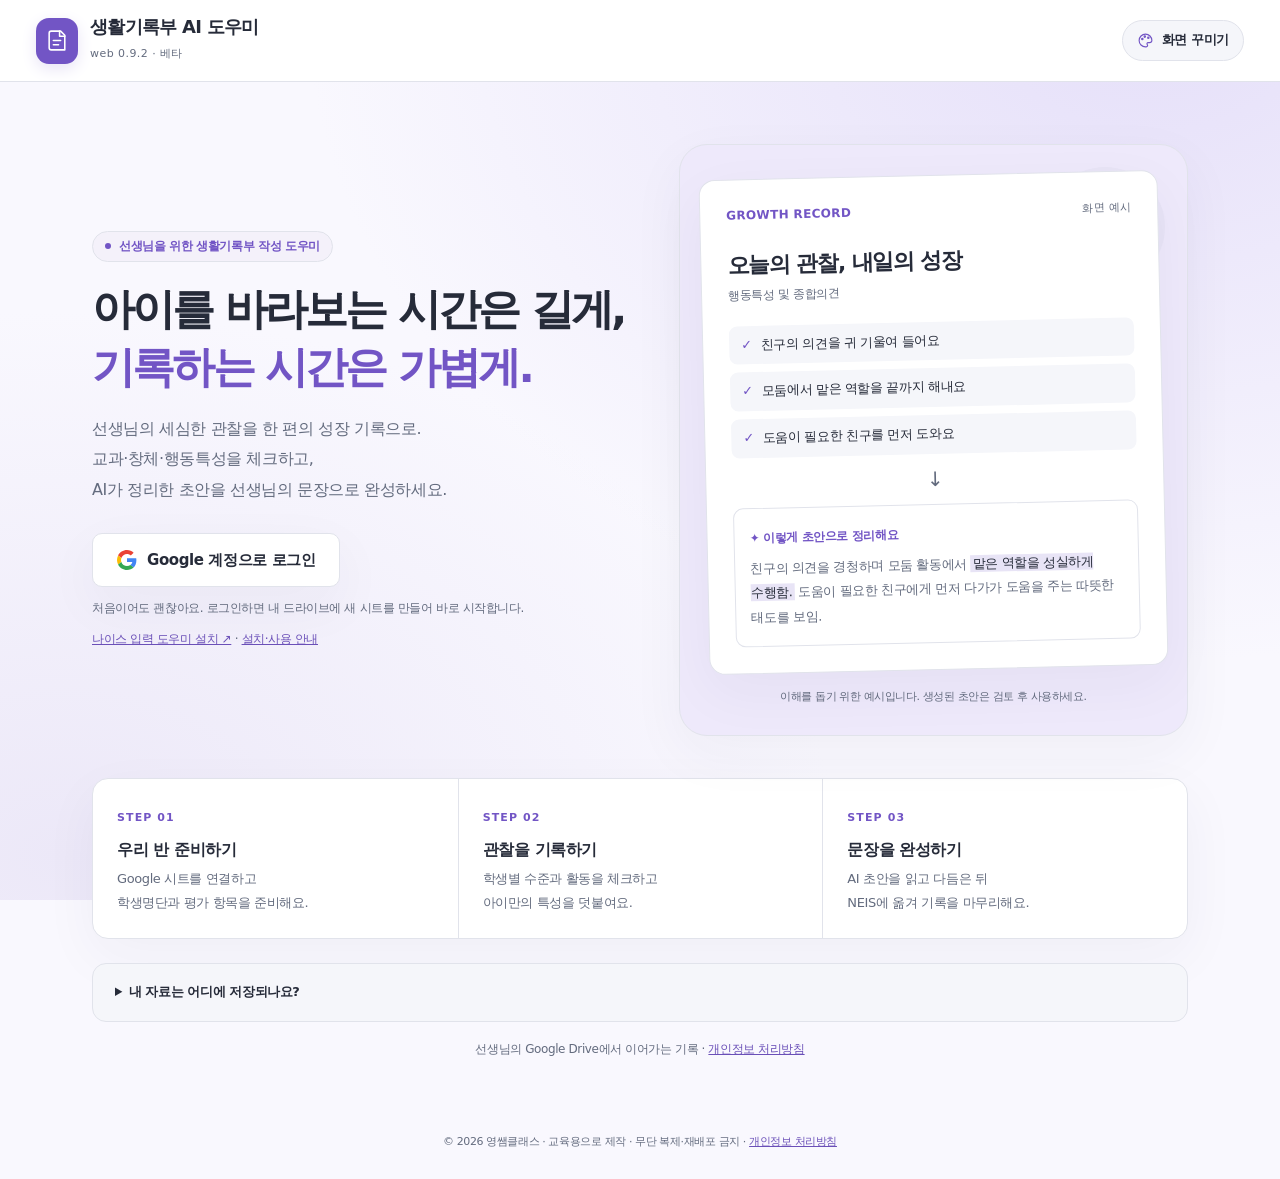
<file: index.html>
<!DOCTYPE html>
<!--
  생활기록부 AI 도우미 (웹앱) — 1단계: 로그인 · 시트 연결/생성 · 설정
  © 2026 영쌤클래스 · 교육용으로 제작 · 무단 복제·재배포 금지
-->
<html lang="ko">
<head>
<meta charset="utf-8">
<meta name="viewport" content="width=device-width, initial-scale=1">
<title>생활기록부 AI 도우미</title>
<meta name="description" content="체크만 하면 생활기록부 문장 초안을 만들어 주는 교사용 도구. 데이터는 선생님 본인의 Google Drive에만 저장됩니다.">
<meta name="author" content="영쌤클래스">
<meta name="copyright" content="© 2026 영쌤클래스 · 교육용으로 제작 · 무단 복제·재배포 금지">
<meta name="robots" content="noindex">
<link rel="icon" href="data:image/svg+xml,%3Csvg xmlns='http://www.w3.org/2000/svg' viewBox='0 0 100 100'%3E%3Ctext y='.9em' font-size='90'%3E%F0%9F%93%9D%3C/text%3E%3C/svg%3E">
<style>
:root{
  --ink:#1c2340; --sub:#5d6480; --line:#e1e4ef; --bg:#f3f4fa; --card:#fff;
  --navy:#1f2a6b; --navy2:#2f3d99; --accent:#f0a030; --ok:#1e8e5a; --bad:#c0392b; --warnbg:#fff6e0;
  --r:14px;
}
*{box-sizing:border-box}
[hidden]{display:none!important}
html,body{margin:0}
body{font-family:"Pretendard","Noto Sans KR","Malgun Gothic","Apple SD Gothic Neo",system-ui,sans-serif;
  background:var(--bg);color:var(--ink);line-height:1.6;font-size:16px;min-height:100vh;display:flex;flex-direction:column}
a{color:var(--navy2)}
.top{background:var(--navy);color:#fff;padding:12px 20px;display:flex;align-items:center;justify-content:space-between;gap:12px}
.brand{display:flex;align-items:center;gap:10px}
.brand .logo{font-size:26px}
.brand b{display:block;font-size:17px;line-height:1.25}
.brand small{opacity:.75;font-size:12px}
#userBox{display:flex;align-items:center;gap:10px;font-size:13px}
#userName{max-width:42vw;overflow:hidden;text-overflow:ellipsis;white-space:nowrap;opacity:.9}
nav{background:#fff;border-bottom:1px solid var(--line);display:flex;gap:4px;padding:0 14px;overflow-x:auto}
nav button{border:0;background:none;padding:13px 14px;font:inherit;font-size:14.5px;font-weight:600;color:var(--sub);cursor:pointer;border-bottom:3px solid transparent;white-space:nowrap}
nav button.on{color:var(--navy);border-bottom-color:var(--accent)}
nav button:disabled{opacity:.4;cursor:not-allowed}
#banner{background:var(--warnbg);border-bottom:1px solid #f1d9a0;padding:10px 20px;font-size:14px;display:flex;gap:12px;align-items:center;justify-content:center;flex-wrap:wrap}
main{flex:1;width:100%;max-width:880px;margin:0 auto;padding:24px 16px 40px}
.card{background:var(--card);border:1px solid var(--line);border-radius:var(--r);padding:22px 22px;margin-bottom:16px}
.card h2{margin:0 0 6px;font-size:19px}
.card h3{margin:0 0 4px;font-size:16px}
.muted{color:var(--sub);font-size:14px}
.hero{text-align:center;padding:38px 22px}
.hero h1{font-size:25px;margin:8px 0 8px}
.hero .big{font-size:46px}
.btn{font:inherit;font-weight:700;font-size:15px;border-radius:10px;border:1.5px solid var(--navy);background:var(--navy);color:#fff;padding:11px 18px;cursor:pointer;min-height:44px}
.btn:hover{background:var(--navy2);border-color:var(--navy2)}
.btn:disabled{opacity:.5;cursor:not-allowed}
.btn.line{background:#fff;color:var(--navy)}
.btn.line:hover{background:#eef0fb}
.btn.ghost{background:transparent;border-color:rgba(255,255,255,.5);color:#fff}
.btn.sm{padding:6px 12px;min-height:34px;font-size:13px}
.btn.danger{background:#fff;color:var(--bad);border-color:#e2b4ae}
.btn.google{background:#fff;color:#1f1f1f;border-color:#c9cbd6;font-size:16px;padding:12px 22px;display:inline-flex;align-items:center;gap:10px}
.btn.google:hover{background:#f6f7fb}
.grid2{display:grid;grid-template-columns:1fr 1fr;gap:16px}
@media(max-width:680px){.grid2{grid-template-columns:1fr}.top{padding:10px 14px}}
.points{list-style:none;padding:0;margin:18px auto 0;max-width:520px;text-align:left;font-size:14.5px}
.points li{padding:7px 0 7px 30px;position:relative;border-top:1px dashed var(--line)}
.points li::before{content:"✓";position:absolute;left:6px;color:var(--ok);font-weight:800}
.msg{border-radius:10px;padding:11px 14px;font-size:14.5px;margin:12px 0}
.msg.err{background:#fdecea;color:#8c241a;border:1px solid #f3c2bc}
.msg.info{background:#eaf1ff;color:#1c3a7a;border:1px solid #c7d7f7}
.msg.ok{background:#e7f6ee;color:#14603d;border:1px solid #b9e2cb}
label.f{display:block;font-weight:700;font-size:14.5px;margin:18px 0 6px}
label.f small{font-weight:400;color:var(--sub)}
input[type=text],input[type=password],select{font:inherit;width:100%;padding:11px 12px;border:1.5px solid #cdd1e0;border-radius:10px;background:#fff;color:var(--ink);min-height:46px}
input:focus,select:focus{outline:3px solid #c9d2ff;border-color:var(--navy2)}
.row{display:flex;gap:8px;align-items:center;flex-wrap:wrap}
.row>input{flex:1;min-width:180px}
.opts{display:grid;gap:8px}
.opts.c3{grid-template-columns:repeat(3,1fr)}
.opts.c2{grid-template-columns:repeat(2,1fr)}
@media(max-width:680px){.opts.c3{grid-template-columns:1fr}}
.opt{display:block;border:1.5px solid #cdd1e0;border-radius:10px;padding:10px 12px;cursor:pointer;background:#fff}
.opt input{margin-right:6px}
.opt b{font-size:15px}
.opt span{display:block;font-size:12.5px;color:var(--sub);margin-top:2px}
.opt:has(input:checked){border-color:var(--navy);background:#eef0fb}
.kv{display:grid;grid-template-columns:110px 1fr;gap:6px 12px;font-size:14.5px;margin:10px 0 0}
.kv dt{color:var(--sub)}
.kv dd{margin:0;font-weight:600;word-break:break-all}
.chips{display:flex;flex-wrap:wrap;gap:6px;margin-top:10px}
.chip{font-size:12.5px;padding:4px 10px;border-radius:99px;border:1px solid var(--line);background:#f7f8fc;color:var(--sub)}
.chip.on{background:#e7f6ee;border-color:#b9e2cb;color:#14603d}
.steps{display:grid;grid-template-columns:repeat(2,1fr);gap:10px;margin-top:12px}
@media(max-width:680px){.steps{grid-template-columns:1fr}}
.step{border:1px dashed #c9cde0;border-radius:12px;padding:12px 14px;font-size:14px;color:var(--sub)}
.step b{color:var(--ink);display:block}
.step.done{border-style:solid;border-color:#b9e2cb;background:#f2fbf6}
button.step{font:inherit;text-align:left;cursor:pointer;background:#fff;width:100%}
button.step.done{background:#f2fbf6}
button.step.now{border:2px solid var(--brand,#2f3d99);background:#eef0fb;color:var(--ink)}
button.step:hover{filter:brightness(.98)}
.step .st{float:right;font-size:12.5px;font-weight:700;margin-left:8px}
.rsrc.evid{margin-top:8px}.rsrc.evid p{margin:4px 0;line-height:1.7}.rsrc.evid mark{background:#fff0b3;color:inherit;padding:0 2px;border-radius:3px}
.draftnote{background:#fff7e0;border:1px solid #f0d58a;border-radius:10px;padding:9px 14px;margin:0 0 12px;font-size:14px;color:#6b4e00}
.keyguide{background:#f7f8fc;border:1px solid #e1e4ef;border-radius:10px;padding:10px 14px;margin:8px 0 12px;font-size:14.5px}
.keyguide summary{cursor:pointer;font-weight:700}
.keyguide ol,.keyguide ul{margin:8px 0 0;padding-left:20px}.keyguide li{margin:4px 0}
footer{text-align:center;font-size:12.5px;color:var(--sub);padding:18px 16px 26px}
#toast{position:fixed;left:50%;bottom:26px;transform:translateX(-50%);background:#1c2340;color:#fff;padding:11px 18px;border-radius:10px;font-size:14.5px;max-width:92vw;opacity:0;pointer-events:none;transition:opacity .2s;z-index:50}
#toast.show{opacity:1}
#busy{position:fixed;inset:0;background:rgba(243,244,250,.86);display:flex;flex-direction:column;align-items:center;justify-content:center;gap:14px;z-index:40;font-weight:600}
.spinner{width:38px;height:38px;border-radius:50%;border:4px solid #cfd4ee;border-top-color:var(--navy);animation:sp 0.8s linear infinite}
@keyframes sp{to{transform:rotate(360deg)}}
@media(prefers-reduced-motion:reduce){.spinner{animation-duration:2.4s}}
/* 2단계: 학생명단 · 체크 */
textarea{font:inherit;width:100%;padding:9px 11px;border:1.5px solid #cdd1e0;border-radius:10px;background:#fff;color:var(--ink);resize:vertical;line-height:1.5}
textarea:focus{outline:3px solid #c9d2ff;border-color:var(--navy2)}
#saveState{font-size:12.5px;padding:3px 10px;border-radius:99px;background:rgba(255,255,255,.14);white-space:nowrap}
#saveState.bad{background:#c0392b;cursor:pointer}
.srow{display:grid;grid-template-columns:58px 110px 1fr 1fr 1fr 40px;gap:8px;align-items:start;padding:10px 0;border-top:1px solid var(--line)}
.srow.head{font-size:12.5px;font-weight:700;color:var(--sub);border-top:0;padding-bottom:4px}
.srow input{min-height:40px;padding:8px 9px}
.srow textarea{min-height:40px;font-size:14px}
.srow .lb{display:none;font-size:12px;color:var(--sub);font-weight:700;margin-bottom:2px}
.xbtn{border:1px solid #e2b4ae;background:#fff;color:var(--bad);border-radius:8px;min-height:40px;cursor:pointer;font-size:15px}
@media(max-width:760px){
  #userName,.brand small{display:none}
  .seg button small{display:none}
  .brand b{font-size:15px}
  #btnLogout{white-space:nowrap}
  .srow{grid-template-columns:58px 1fr 40px}
  .srow.head{display:none}
  .srow .tr{grid-column:1 / -1}
  .srow .lb{display:block}
}
.addbox{border-top:1px solid var(--line);margin-top:8px;padding-top:4px}
.stickybar{position:sticky;top:0;z-index:20;padding:12px 14px;box-shadow:0 4px 14px rgba(28,35,64,.06)}
.sturow{display:flex;gap:8px;align-items:center}
.sturow select{flex:1;font-weight:700;font-size:16px}
.navbtn{min-width:46px;min-height:46px;border-radius:10px;border:1.5px solid var(--navy);background:#fff;color:var(--navy);font-size:18px;cursor:pointer}
.navbtn:disabled{opacity:.35;cursor:not-allowed}
.tabs{display:grid;grid-template-columns:repeat(3,1fr);gap:6px;margin-top:10px}
.tabs button{font:inherit;font-weight:700;font-size:14.5px;border:1.5px solid #cdd1e0;background:#fff;color:var(--sub);border-radius:10px;padding:9px 4px;cursor:pointer}
.tabs button.on{background:var(--navy);border-color:var(--navy);color:#fff}
.tabs button b{font-weight:800;margin-left:4px}
.chipbar{display:flex;gap:6px;flex-wrap:wrap;margin:4px 0 14px}
.chipbar button{font:inherit;font-size:14px;font-weight:600;border:1.5px solid #cdd1e0;background:#fff;color:var(--ink);border-radius:99px;padding:7px 13px;cursor:pointer}
.chipbar button.on{background:#eef0fb;border-color:var(--navy);color:var(--navy)}
.chipbar button small{color:var(--sub);font-weight:400;margin-left:4px}
.crit{border:1px solid var(--line);border-radius:12px;padding:12px;margin-bottom:10px;background:#fff}
.crit .dom{font-size:12.5px;font-weight:700;color:var(--sub);margin-bottom:8px}
.lv{display:flex;gap:10px;align-items:flex-start;width:100%;text-align:left;font:inherit;font-size:14.5px;line-height:1.5;border:1.5px solid #dfe2ee;background:#fff;color:var(--ink);border-radius:10px;padding:10px 11px;margin-top:6px;cursor:pointer}
.lv .bd{flex:none;width:26px;height:26px;border-radius:50%;display:flex;align-items:center;justify-content:center;font-weight:800;font-size:13px;background:#eef0f6;color:var(--sub)}
.lv.on{border-color:var(--navy);box-shadow:inset 0 0 0 1px var(--navy)}
.lv.on.l0{background:#d5f5e3}.lv.on.l1{background:#fef9e7}.lv.on.l2{background:#fde8e8}
.lv.on .bd{background:var(--navy);color:#fff}
.grp{font-size:14px;font-weight:800;margin:18px 0 6px;color:var(--navy)}
.grp small{font-weight:400;color:var(--sub);margin-left:6px}
.item{display:block;border:1.5px solid #dfe2ee;border-radius:10px;padding:10px 12px;margin-top:6px;background:#fff}
.item.on{border-color:var(--navy);background:#f4f6ff}
.item label{display:flex;gap:10px;align-items:flex-start;cursor:pointer}
.item input[type=checkbox]{flex:none;width:22px;height:22px;margin-top:1px;accent-color:var(--navy)}
.item .nm{font-weight:700;font-size:15px}
.item .ct{font-size:13px;color:var(--sub);margin-top:2px}
.item .memo{margin-top:8px}
.item .memo input{min-height:40px;font-size:14px;background:#fffde7}
.item.pos:not(.on){background:#f6fcf8}.item.grow:not(.on){background:#fffaf1}
.tag{display:inline-block;font-size:11.5px;font-weight:700;padding:1px 8px;border-radius:99px;background:#fff3d6;color:#8a5a00;margin-right:6px;vertical-align:1px}
.toolbar{display:flex;gap:10px;align-items:center;flex-wrap:wrap;margin-bottom:6px}
.toolbar input[type=text]{flex:1;min-width:160px}
.toolbar label{font-size:14px;display:flex;gap:6px;align-items:center;white-space:nowrap}
.trait{background:#f7f8fc;border-radius:10px;padding:10px 12px;margin-bottom:14px}
.trait label{display:block;font-size:13px;font-weight:700;margin-bottom:4px}
.trait small{font-weight:400;color:var(--sub)}
.seg{display:grid;grid-template-columns:1fr 1fr;gap:0;margin-bottom:10px;border:1.5px solid var(--navy);border-radius:10px;overflow:hidden}
.seg button{font:inherit;font-weight:700;font-size:14.5px;border:0;background:#fff;color:var(--navy);padding:9px 6px;cursor:pointer}
.seg button.on{background:var(--navy);color:#fff}
.seg button small{font-weight:400;opacity:.8;margin-left:4px}
.acc{border:1.5px solid #dfe2ee;border-radius:10px;margin-top:6px;background:#fff}
.acc.open{border-color:var(--navy)}
.acc.pos:not(.open){background:#f6fcf8}.acc.grow:not(.open){background:#fffaf1}
.acch{display:flex;gap:10px;align-items:center;width:100%;text-align:left;font:inherit;font-size:14.5px;line-height:1.5;border:0;background:none;color:var(--ink);padding:10px 12px;cursor:pointer}
.acct{flex:1;min-width:0}
.acc:not(.open) .clip{display:-webkit-box;-webkit-line-clamp:1;-webkit-box-orient:vertical;overflow:hidden}
.accs{flex:none;font-size:12.5px;font-weight:700;color:var(--navy2);white-space:nowrap}
.arr{flex:none;font-size:10px;color:var(--sub)}
.accb{padding:0 12px 12px}
.accb .ct{font-size:13px;color:var(--sub);margin-bottom:6px}
.gridhd{display:flex;justify-content:space-between;align-items:center;gap:8px;flex-wrap:wrap;margin:12px 0 8px}
.sgrid{display:grid;grid-template-columns:repeat(auto-fill,minmax(96px,1fr));gap:6px}
.sb{display:flex;align-items:center;gap:5px;font:inherit;font-size:14px;min-height:42px;border:1.5px solid #d5d9e8;background:#fff;color:var(--ink);border-radius:9px;padding:6px 8px;cursor:pointer;text-align:left}
.sb .n{flex:none;font-size:11.5px;color:var(--sub);min-width:14px}
.sb .nm{flex:1;min-width:0;overflow:hidden;text-overflow:ellipsis;white-space:nowrap;font-weight:600}
.sb .bg{flex:none;font-size:12px;font-weight:800;color:var(--navy)}
.sb.on{border-color:var(--navy);background:#e6eaff}
.sb.on.l0{background:#d5f5e3}.sb.on.l1{background:#fef9e7}.sb.on.l2{background:#fde8e8}
.bar{height:8px;border-radius:99px;background:#e4e7f3;overflow:hidden;margin:10px 0 4px}
.bar>div{height:100%;width:0;background:var(--navy);transition:width .3s}
.gres{border:1px solid var(--line);border-radius:10px;padding:9px 12px;margin-top:8px;background:#fff}
.gres summary{cursor:pointer;font-size:14.5px}
.gres p{margin:8px 0 2px;font-size:14.5px;white-space:pre-wrap;line-height:1.7}
.bchip{display:inline-block;font-size:12px;font-weight:700;padding:1px 9px;border-radius:99px;margin-left:8px}
.bchip.good{background:#e8f8f0;color:#14603d}.bchip.short{background:#fff3cd;color:#7a5b00}.bchip.long{background:#fdebd0;color:#8a4b00}.bchip.bad{background:#fadbd8;color:#8c241a}
.rcard{border:1.5px solid #dfe2ee;border-radius:12px;padding:12px 14px;margin-bottom:12px;background:#fff}
.rcard.dirty{border-color:var(--accent)}
.rcard.err{background:#fff8f7;border-color:#f3c2bc}
.rcard.busy{opacity:.6}
.rhead{display:flex;align-items:center;gap:6px;flex-wrap:wrap;margin-bottom:8px;font-size:15.5px}
.rhead input{width:20px;height:20px;accent-color:var(--navy);margin:0 4px 0 0}
.rcard textarea{font-size:15px;line-height:1.75;min-height:90px;resize:none;overflow:hidden}
.rfoot{display:flex;justify-content:space-between;align-items:center;gap:8px;flex-wrap:wrap;margin-top:8px;font-size:13px}
.rerr{margin:0;color:#8c241a;font-size:14.5px}
.rsrc{margin-top:8px;font-size:13.5px;color:var(--sub)}
.rsrc summary{cursor:pointer}
.rsrc p{margin:4px 0 0}
.ncard{border:1.5px solid #dfe2ee;border-radius:12px;padding:12px 14px;margin-top:10px;background:#fff}
.ncard.done{background:#f7fbf8;border-color:#cfe6d8}
.ntext{margin:0;font-size:15px;line-height:1.75;user-select:all}
.cfpaste{border:1.5px dashed #b9c0dd;border-radius:12px;padding:10px 14px;background:#f7f8fc}
.cfpaste summary{cursor:pointer;font-weight:700;font-size:15px}
.cfprev{border:2px solid var(--accent);border-radius:12px;padding:14px;margin-bottom:12px;background:#fffdf7}
.cfprev h3{margin:0}
.cfpv{display:flex;gap:10px;align-items:flex-start;border:1.5px solid #dfe2ee;border-radius:10px;padding:10px 12px;margin-top:8px;background:#fff;cursor:pointer}
.cfpv.warn{border-color:#e9a59c}
.cfpv input{flex:none;width:20px;height:20px;margin-top:3px;accent-color:var(--navy)}
.cfpv p{margin:0 0 3px;font-size:14px;line-height:1.6;white-space:pre-wrap}
.cfpv p b{color:var(--sub);font-size:12.5px;margin-right:2px}
.cfpv p.bad{background:#fdecea;border-radius:6px;padding:2px 6px}
.cfpv p.src{background:#eef7f1;border-radius:6px;padding:2px 6px;margin-top:-1px}
.cfpv mark{background:#ffd54f;color:inherit;border-radius:2px;padding:0 1px;font-weight:700}
.cfcard{border:1.5px solid #dfe2ee;border-radius:12px;padding:12px 14px;margin-top:10px;background:#fff}
.cfline{display:grid;grid-template-columns:150px 1fr 40px;gap:8px;align-items:end;margin-bottom:8px}
.cfline label,.cfl{display:block;font-size:12.5px;font-weight:700;color:var(--sub)}
.cfline input{margin-top:2px;min-height:40px;padding:7px 9px;font-size:15px;font-weight:700}
.cfl{margin-top:6px}
.cfl textarea,.cfrow textarea{font-weight:400;color:var(--ink);display:block;margin-top:2px;font-size:14.5px;line-height:1.6;padding:8px 10px;resize:none;overflow:hidden;min-height:40px}
.cfl.lv0,.cfl.lv1,.cfl.lv2{display:grid;grid-template-columns:30px 1fr;gap:8px;align-items:start}
.cfl .bd{width:26px;height:26px;margin-top:9px;border-radius:50%;display:flex;align-items:center;justify-content:center;font-weight:800;font-size:13px;color:var(--ink)}
.cfl.lv0 .bd{background:#d5f5e3}.cfl.lv1 .bd{background:#fef9e7}.cfl.lv2 .bd{background:#fde8e8}
.cfl.lv0 textarea,.cfl.lv1 textarea,.cfl.lv2 textarea{margin-top:0}
@media(max-width:760px){.cfline{grid-template-columns:1fr 1fr 40px}}
.cfrow{display:grid;gap:6px;align-items:start;padding:8px 0;border-top:1px solid var(--line)}
.cfrow.k-subject{grid-template-columns:74px 90px 1.1fr 1fr 1fr 1fr 40px}
.cfrow.k-activity{grid-template-columns:120px 150px 1fr 64px 40px}
.cfrow.k-behavior{grid-template-columns:130px 1fr 64px 40px}
.cfrow.head{font-size:12.5px;font-weight:700;color:var(--sub);border-top:0;padding-bottom:2px}
.cfrow input[type=text],.cfrow select{min-height:40px;padding:7px 8px;font-size:14px}
.cfrow textarea{font-size:13.5px;min-height:40px;padding:7px 8px}
.cfuse{font-size:13px;display:flex;gap:4px;align-items:center;min-height:40px;white-space:nowrap}
@media(max-width:760px){
  .cfrow.head{display:none}
  .cfrow.k-subject{grid-template-columns:1fr 1fr 40px}
  .cfrow.k-subject textarea{grid-column:1 / -1}
  .cfrow.k-subject .xbtn{grid-row:1;grid-column:3}
  .cfrow.k-activity{grid-template-columns:1fr 1fr 40px}
  .cfrow.k-activity textarea{grid-column:1 / 3}
  .cfrow.k-behavior{grid-template-columns:1fr 64px 40px}
  .cfrow.k-behavior textarea{grid-column:1 / -1}
}
.notice{text-align:center;padding:26px 16px}
.notice p{margin:0 0 14px}
</style>
<link rel="stylesheet" href="ui.css?v=20261008">
<link rel="stylesheet" href="appearance.css?v=20261008-1">
<script src="appearance.js?v=20261008-1"></script>
</head>
<body>
<a class="skip-link" href="#mainContent">본문으로 바로 가기</a>

<header class="top">
  <div class="brand">
    <span class="logo" aria-hidden="true"><svg viewBox="0 0 24 24" fill="none" stroke="currentColor" stroke-width="1.5" stroke-linecap="round" stroke-linejoin="round"><path d="M6 3h9l4 4v14H6a2 2 0 0 1-2-2V5a2 2 0 0 1 2-2Z"/><path d="M14 3v5h5M8 12h7M8 16h5"/></svg></span>
    <div><b>생활기록부 AI 도우미</b><small id="verLabel">웹앱</small></div>
  </div>
  <div class="top-actions">
    <button type="button" class="appearance-trigger" data-open-appearance aria-haspopup="dialog" aria-controls="appearanceDialog"><svg viewBox="0 0 24 24" fill="none" stroke="currentColor" stroke-width="1.6" aria-hidden="true"><path d="M12 3a9 9 0 1 0 0 18h1a2 2 0 0 0 1.5-3.3 1.6 1.6 0 0 1 1.2-2.7H18a3 3 0 0 0 3-3 9 9 0 0 0-9-9Z"/><circle cx="7.5" cy="10" r="1"/><circle cx="11" cy="6.5" r="1"/><circle cx="16" cy="8" r="1"/></svg>화면 꾸미기</button>
  <div id="userBox" hidden>
    <span id="saveState" hidden role="status"></span>
    <span id="userName"></span>
    <button id="btnLogout" class="btn ghost sm" type="button">로그아웃</button>
  </div>
  </div>
</header>

<nav id="nav" hidden aria-label="화면 이동">
  <div class="nav-group">나의 기록 공간</div>
  <button type="button" data-view="home"><span class="nav-icon" aria-hidden="true">⌂</span>대시보드</button>
  <div class="nav-group">생활기록부 작성</div>
  <button type="button" data-view="roster"><span class="nav-icon" aria-hidden="true">01</span>학생명단</button>
  <button type="button" data-view="config"><span class="nav-icon" aria-hidden="true">02</span>항목 설정</button>
  <button type="button" data-view="check"><span class="nav-icon" aria-hidden="true">03</span>관찰 체크</button>
  <button type="button" data-view="gen"><span class="nav-icon" aria-hidden="true">04</span>AI 문장 생성</button>
  <button type="button" data-view="result"><span class="nav-icon" aria-hidden="true">05</span>결과 검토</button>
  <button type="button" data-view="neis"><span class="nav-icon" aria-hidden="true">06</span>NEIS 입력</button>
  <button type="button" data-view="settings"><span class="nav-icon" aria-hidden="true">⚙</span>설정</button>
  <button type="button" data-view="quality"><span class="nav-icon" aria-hidden="true">✦</span>AI 품질 테스트</button>
  <div class="nav-foot">작은 관찰이 모여<br>아이의 성장이 됩니다.<br><b>영쌤클래스</b></div>
</nav>

<div id="banner" hidden role="status"><span id="bannerMsg"></span><button id="bannerBtn" class="btn sm" type="button"></button></div>

<main id="mainContent" tabindex="-1">
  <div class="page-heading" id="pageHeading" hidden>
    <p class="eyebrow" id="pageEyebrow"></p>
    <h1 id="pageTitle" tabindex="-1"></h1>
    <p id="pageDescription"></p>
  </div>
  <!-- 로딩 -->
  <section id="v-loading" class="card hero"><div class="spinner" style="margin:0 auto"></div><p class="muted">불러오는 중…</p></section>

  <!-- 로그인 -->
  <section id="v-login" hidden>
    <div class="welcome-grid">
      <div class="welcome-copy">
        <span class="welcome-label">선생님을 위한 생활기록부 작성 도우미</span>
        <h1>아이를 바라보는 시간은 길게,<br><em>기록하는 시간은 가볍게.</em></h1>
        <p class="intro">선생님의 세심한 관찰을 한 편의 성장 기록으로.<br>교과·창체·행동특성을 체크하고,<br>AI가 정리한 초안을 선생님의 문장으로 완성하세요.</p>
        <div id="loginMsg" class="msg err" hidden></div>
        <button id="btnLogin" class="btn google" type="button">
          <svg width="20" height="20" viewBox="0 0 48 48" aria-hidden="true"><path fill="#EA4335" d="M24 9.5c3.5 0 6.6 1.2 9.1 3.6l6.8-6.8C35.8 2.4 30.3 0 24 0 14.6 0 6.5 5.4 2.6 13.2l7.9 6.2C12.4 13.7 17.7 9.5 24 9.5z"/><path fill="#4285F4" d="M46.5 24.5c0-1.6-.1-3.1-.4-4.5H24v9h12.7c-.6 3-2.3 5.5-4.8 7.2l7.7 6c4.5-4.200 6.900-10.300 6.900-17.700z"/><path fill="#FBBC05" d="M10.500 28.600c-.5-1.400-.8-3-.8-4.600s.3-3.200.8-4.600l-7.900-6.200C1 16.500 0 20.100 0 24s1 7.500 2.600 10.800l7.900-6.200z"/><path fill="#34A853" d="M24 48c6.500 0 11.900-2.100 15.900-5.800l-7.700-6c-2.200 1.500-5 2.300-8.200 2.300-6.300 0-11.600-4.200-13.500-9.900l-7.900 6.200C6.500 42.600 14.600 48 24 48z"/></svg>
          Google 계정으로 로그인
        </button>
        <p class="login-hint">처음이어도 괜찮아요. 로그인하면 내 드라이브에 새 시트를 만들어 바로 시작합니다.</p>
        <p class="login-hint"><a href="https://chromewebstore.google.com/detail/mgfgocnidkjbinbeplgodgiofidlalfc?hl=ko" target="_blank" rel="noopener noreferrer">나이스 입력 도우미 설치 ↗</a> · <a href="neis-guide.html" target="_blank" rel="noopener">설치·사용 안내</a></p>
      </div>
      <div class="record-scene" aria-label="관찰 체크가 문장 초안으로 정리되는 예시">
        <div class="sample-record">
          <div class="record-top"><strong>GROWTH RECORD</strong><span>화면 예시</span></div>
          <h2>오늘의 관찰, 내일의 성장</h2>
          <p class="sample-sub">행동특성 및 종합의견</p>
          <div class="sample-checks">
            <div><span aria-hidden="true">✓</span>친구의 의견을 귀 기울여 들어요</div>
            <div><span aria-hidden="true">✓</span>모둠에서 맡은 역할을 끝까지 해내요</div>
            <div><span aria-hidden="true">✓</span>도움이 필요한 친구를 먼저 도와요</div>
          </div>
          <div class="sample-arrow" aria-hidden="true">↓</div>
          <div class="sample-output"><b>✦ 이렇게 초안으로 정리해요</b><p>친구의 의견을 경청하며 모둠 활동에서 <mark>맡은 역할을 성실하게 수행함.</mark> 도움이 필요한 친구에게 먼저 다가가 도움을 주는 따뜻한 태도를 보임.</p></div>
        </div>
        <p class="sample-note">이해를 돕기 위한 예시입니다. 생성된 초안은 검토 후 사용하세요.</p>
      </div>
    </div>
    <div class="flow-overview" aria-label="사용 순서">
      <article><span>STEP 01</span><h2>우리 반 준비하기</h2><p>Google 시트를 연결하고<br>학생명단과 평가 항목을 준비해요.</p></article>
      <article><span>STEP 02</span><h2>관찰을 기록하기</h2><p>학생별 수준과 활동을 체크하고<br>아이만의 특성을 덧붙여요.</p></article>
      <article><span>STEP 03</span><h2>문장을 완성하기</h2><p>AI 초안을 읽고 다듬은 뒤<br>NEIS에 옮겨 기록을 마무리해요.</p></article>
    </div>
    <details class="welcome-details">
      <summary>내 자료는 어디에 저장되나요?</summary>
      <ul class="points">
        <li>이 앱은 <b>앱이 만든 시트</b>와 <b>선생님이 직접 고른 시트</b>에만 접근합니다. 드라이브의 다른 파일은 볼 수 없습니다.</li>
        <li>학생 데이터는 선생님 본인의 Google Drive 스프레드시트에만 저장됩니다. 별도 서버가 없습니다.</li>
        <li>자료는 내 드라이브의 구글 스프레드시트 한 개에 정리됩니다. 시트를 직접 열어 보거나 고쳐도 앱에 그대로 반영됩니다.</li>
      </ul>
    </details>
    <p class="welcome-privacy">선생님의 Google Drive에서 이어가는 기록 · <a href="privacy.html">개인정보 처리방침</a></p>
  </section>

  <section id="v-quality" hidden></section>

  <!-- 시트 연결 -->
  <section id="v-connect" hidden>
    <div class="card">
      <h2>데이터를 저장할 시트를 연결하세요</h2>
      <p class="muted">한 번 연결하면 이 브라우저에서 계속 기억하고, 다른 기기에서 로그인해도 마지막에 쓰던 시트를 자동으로 불러옵니다.</p>
      <div id="connectMsg" class="msg err" hidden></div>
    </div>
    <div class="card" id="mySheetsCard" hidden>
      <h3>🗂 이 계정으로 이 앱에서 쓰던 시트</h3>
      <div id="mySheets"></div>
    </div>
    <div class="grid2">
      <div class="card">
        <h3>🆕 처음 사용해요 — 새 시트 만들기</h3>
        <p class="muted">내 구글 드라이브에 이 앱 전용 스프레드시트를 새로 만듭니다. 학생명단·체크·생성 결과가 모두 여기에 저장됩니다.</p>
        <label class="f" for="newTitle">시트 이름</label>
        <input type="text" id="newTitle" maxlength="80">
        <label class="f" for="newLevel">학교급 <small>(행동특성 예시문구 세트가 달라집니다)</small></label>
        <select id="newLevel"><option>초등학교</option><option>중학교</option><option>고등학교</option></select>
        <p style="margin-top:16px"><button id="btnCreate" class="btn" type="button">새 시트 만들기</button></p>
      </div>
      <div class="card">
        <h3>📂 예전 구글시트 버전을 쓰던 분만</h3>
        <p class="muted">예전에 「생활기록부 작성 도우미」 구글시트(v9)를 받아 쓰던 분은, 그 스프레드시트를 골라 학생명단·체크·결과를 그대로 이어서 쓸 수 있습니다. 해당하지 않으면 왼쪽의 [새 시트 만들기]를 누르세요.</p>
        <p><button id="btnPick" class="btn line" type="button">내 드라이브에서 시트 고르기</button></p>
      </div>
    </div>
  </section>

  <!-- 홈 -->
  <section id="v-home" hidden>
    <div class="home-intro"><div><h2>우리 반의 성장을 차곡차곡 기록해요.</h2><p>아래 진행 현황에서 다음 할 일을 확인하고, 이어서 작성하세요.</p></div><span class="home-symbol" aria-hidden="true">✳</span></div>
    <div class="card">
      <div class="row" style="justify-content:space-between">
        <h2 style="margin:0">📄 <span id="homeSheetName"></span></h2>
        <div class="row">
          <a id="homeSheetLink" class="btn line sm" target="_blank" rel="noopener" style="text-decoration:none;display:inline-flex;align-items:center">시트 열기 ↗</a>
          <button id="btnReload" class="btn line sm" type="button">새로고침</button>
        </div>
      </div>
      <dl class="kv" id="homeSummary"></dl>
      <div id="homeWarn" class="msg info" hidden></div>
      <details class="sheet-details"><summary>연결된 시트 구성 보기</summary><div class="chips" id="homeChips" aria-label="시트 구성"></div></details>
    </div>
    <div class="card">
      <h2>차근차근, 작성 진행 현황</h2>
      <p class="muted">‘다음 할 일’부터 시작해 보세요. 각 카드를 누르면 해당 화면으로 이동합니다.</p>
      <div class="steps" id="homeSteps"></div>
    </div>
  </section>

  <!-- 설정 -->
  <section id="v-settings" hidden>
    <div class="card">
      <h2>🔑 Gemini API 키</h2>
      <p class="muted">키는 기본적으로 <b>이 브라우저에</b> 저장됩니다. 아래 ‘다른 기기에서도 이 키 쓰기’를 켜면 연결된 시트 파일의 숨은 속성에도 저장됩니다. 발급: <a href="https://aistudio.google.com/apikey" target="_blank" rel="noopener">aistudio.google.com/apikey</a> (무료)</p>
      <details class="keyguide" id="keyGuide">
        <summary>처음이신가요? 키 받는 방법 (3분)</summary>
        <ol>
          <li><a href="https://aistudio.google.com/apikey" target="_blank" rel="noopener">aistudio.google.com/apikey</a> 를 열고 구글 계정으로 로그인합니다. 학교(교육청) 계정에서 열리지 않으면 개인 구글 계정으로 하세요.</li>
          <li><b>API 키 만들기</b>(Create API key) 버튼을 누릅니다. 약관 동의나 프로젝트 선택을 물으면 안내대로 진행합니다.</li>
          <li>만들어진 키(<code>AIza</code>로 시작하는 긴 글자)를 복사해 아래 칸에 붙여넣고 <b>[연결 테스트]</b> → <b>[저장]</b>을 누릅니다.</li>
        </ol>
        <ul>
          <li>카드 등록 없이 받은 키는 <b>무료</b>입니다. 대신 1분·하루에 만들 수 있는 양에 제한이 있어, 한 반 전체를 한 번에 만들면 시간이 걸리거나 중간에 멈출 수 있습니다(멈춘 곳부터 이어서 생성됩니다).</li>
          <li>키는 비밀번호처럼 다뤄 주세요. 다른 사람에게 보내거나 화면에 띄워 두지 마세요.</li>
          <li>무료 키로 보낸 내용은 Google의 서비스 개선에 쓰일 수 있다고 안내되어 있습니다. 앱은 학생 이름을 보내지 않지만, 특성 메모에 이름·민감한 내용을 적지 않는 것이 좋습니다. (<a href="privacy.html" target="_blank" rel="noopener">개인정보 처리방침</a>)</li>
        </ul>
      </details>
      <div id="keyImport" class="msg info" hidden>
        연결한 시트(⚙️설정 C14)에 API 키가 들어 있습니다.
        <button id="btnKeyImport" class="btn sm" type="button" style="margin-left:6px">이 브라우저로 가져오기</button>
      </div>
      <label class="f" for="fKey">API 키</label>
      <div class="row">
        <input type="password" id="fKey" autocomplete="off" spellcheck="false" placeholder="AIza… 로 시작하는 키 붙여넣기">
        <button id="btnKeyShow" class="btn line sm" type="button" aria-pressed="false">보기</button>
        <button id="btnKeyTest" class="btn line sm" type="button">연결 테스트</button>
      </div>
      <div id="keyResult" class="msg" hidden></div>
      <p class="row"><button id="btnKeySave" class="btn" type="button">키·설정 저장</button><span class="muted">연결 테스트는 저장하지 않습니다. 키와 아래 설정을 함께 저장하세요.</span></p>
      <p style="margin:14px 0 0"><label><input type="checkbox" id="fKeySync"> <b>다른 기기에서도 이 키 쓰기</b> — 내 구글 계정(연결된 시트 파일의 숨은 속성)에 키를 함께 저장</label></p>
      <p class="muted" style="margin:4px 0 0">켜면 다른 컴퓨터·태블릿에서 로그인했을 때 키를 다시 넣지 않아도 됩니다. 시트 내용에는 보이지 않지만, 이 시트 파일을 다른 사람과 <b>공유</b>하면 그 사람이 이 앱에서 내 키를 쓰게 될 수 있으니 공유할 시트라면 끄세요.</p>
    </div>

    <div class="card">
      <h2>🤖 AI 모델 · 요금제</h2>
      <label class="f" for="fModel">AI 모델</label>
      <select id="fModel"></select>
      <input type="text" id="fModelCustom" hidden style="margin-top:8px" placeholder="모델 ID 직접 입력 (예: gemini-4.0-flash)" spellcheck="false">
      <p class="muted" style="margin:6px 0 0">종료된 모델이 설정돼 있으면 권장 모델로 자동 교체됩니다.</p>
      <label class="f">API 요금제 <small>(호출 간격이 달라집니다)</small></label>
      <div class="opts c2">
        <label class="opt"><input type="radio" name="tier" value="무료"><b>무료</b><span>카드 등록 없이 발급한 키 · 간격을 넉넉히</span></label>
        <label class="opt"><input type="radio" name="tier" value="유료"><b>유료</b><span>결제 계정을 연결한 키 · 빠르게 생성</span></label>
      </div>
    </div>

    <div class="card">
      <h2>🏫 학급 · 분량</h2>
      <div class="grid2">
        <div>
          <label class="f" for="fLevel">학교급</label>
          <select id="fLevel"><option>초등학교</option><option>중학교</option><option>고등학교</option></select>
        </div>
        <div>
          <label class="f" for="fClass">학년 · 반 <small>(선택)</small></label>
          <input type="text" id="fClass" maxlength="30" placeholder="예) 4학년 2반">
        </div>
      </div>
      <label class="f">생성 분량 상한 <small>(넘지 않는 길이입니다. 체크한 근거가 적으면 이보다 짧게 나오며, 분량을 채우려고 내용을 지어내지 않습니다)</small></label>
      <div class="opts c3">
        <label class="opt"><input type="radio" name="len" value="간략"><b>간략</b><span>교과 최대 200자 · 창체/행특 최대 380자</span></label>
        <label class="opt"><input type="radio" name="len" value="보통"><b>보통</b><span>교과 최대 270자 · 창체/행특 최대 520자</span></label>
        <label class="opt"><input type="radio" name="len" value="상세"><b>상세</b><span>교과 최대 350자 · 창체/행특 최대 650자</span></label>
      </div>
      <label class="f">마무리 문장 <small>(글 끝에 한 문장을 덧붙일지. 개인 특성 메모가 있을 때 그 관찰에 근거해 씁니다. 앞 내용을 되풀이하거나 새 칭찬을 지어내지는 않습니다)</small></label>
      <div class="opts c3">
        <label class="opt"><input type="checkbox" id="fCloseSubject"><b>교과에 붙이기</b><span>끄면 활동 서술로 끝남 (기본: 끔)</span></label>
        <label class="opt"><input type="checkbox" id="fCloseActivity"><b>창체에 붙이기</b><span>특이사항 메모가 있을 때 한 문장 (기본: 켬)</span></label>
        <label class="opt"><input type="checkbox" id="fCloseBehavior"><b>행동특성에 붙이기</b><span>특성 메모가 있을 때 한 문장 (기본: 켬)</span></label>
      </div>
      <p style="margin:22px 0 0" class="row">
        <button id="btnSave" class="btn" type="button">설정 저장</button>
        <span class="muted">이 설정들은 연결된 시트(⚙️설정 탭)에 저장되어, 다른 기기에서 로그인해도 그대로 적용됩니다.</span>
      </p>
    </div>

    <div class="card"><h2>실제 AI 결과 품질 테스트</h2><p class="muted">가상 사례 18개로 실제 Gemini 생성 결과를 확인합니다. 학급 시트에는 기록하지 않으며, API 사용량이 발생합니다.</p><button id="btnQualityTest" class="btn line" type="button">AI 품질 테스트 열기</button></div>
    <div class="card appearance-settings-row">
      <div><h2>나만의 작업 공간</h2><p class="muted" id="appearanceSummary">라벤더 스튜디오 · 라이트</p><p class="muted">색상과 배경, 화면 밝기를 내 취향에 맞게 바꿔 보세요.</p></div>
      <button type="button" class="btn line" data-open-appearance aria-haspopup="dialog" aria-controls="appearanceDialog">화면 꾸미기</button>
    </div>
    <div class="card">
      <h2>💾 백업</h2>
      <p class="muted">스프레드시트 파일 전체를 내 드라이브에 사본으로 저장합니다. 되돌리려면 아래 [다른 시트로 바꾸기]에서 그 사본을 고르면 됩니다.</p>
      <p><button id="btnBackup" class="btn line" type="button">지금 백업 사본 만들기</button></p>
      <div id="backupList"></div>
    </div>
    <div class="card">
      <h2>🆕 새 학기 시작</h2>
      <p class="muted">지금까지의 결과를 📦 탭으로 보관하고, 결과와 체크를 비웁니다. 학생명단·개인 특성·설정·항목은 그대로 둡니다.</p>
      <label class="f" for="termName">보관할 이름 <small>(예: 2026-1학기)</small></label>
      <input type="text" id="termName" maxlength="20" placeholder="예) 2026-1학기">
      <p style="margin:10px 0"><label><input type="checkbox" id="termBackup" checked> 시작 전에 백업 사본도 만들기 (권장)</label></p>
      <p><button id="btnNewTerm" class="btn danger" type="button">새 학기 시작</button></p>
    </div>
    <div class="card">
      <h2>📄 연결된 시트</h2>
      <p><b id="setSheetName"></b></p>
      <p class="row"><button id="btnDisconnect" class="btn danger sm" type="button">다른 시트로 바꾸기</button>
      <span class="muted">연결만 끊습니다. 시트 파일은 드라이브에 그대로 남습니다.</span></p>
    </div>
  </section>

  <!-- 학생명단 -->
  <section id="v-roster" hidden>
    <div class="card">
      <div class="row" style="justify-content:space-between">
        <h2 style="margin:0">👥 학생명단 <span id="rosterCount" class="muted"></span></h2>
        <button id="btnRosterReload" class="btn line sm" type="button">시트에서 다시 읽기</button>
      </div>
      <p class="muted">개인 특성은 선택 사항입니다. 적어 두면 같은 항목을 체크해도 학생마다 다른 문장이 만들어집니다. 이 칸의 글은 AI에 그대로 전달되므로 이름·연락처·건강 정보는 적지 마세요.</p>
      <div id="rosterMsg" class="msg err" hidden></div>
      <div id="rosterList"></div>
      <div class="addbox">
        <label class="f" for="addNames">학생 추가 <small>(한 줄에 한 명 · 명렬표에서 여러 명을 붙여넣어도 됩니다)</small></label>
        <textarea id="addNames" rows="3" placeholder="김가람&#10;이나래"></textarea>
        <p style="margin:10px 0 0"><button id="btnAdd" class="btn" type="button">추가</button></p>
      </div>
    </div>
  </section>

  <!-- 체크 입력 -->
  <section id="v-check" hidden>
    <div class="card stickybar" id="checkBar">
      <div class="seg" role="group" aria-label="보기 방식">
        <button id="modeStudent" type="button">👤 학생별</button>
        <button id="modeItem" type="button">👥 항목별 <small>여러 명 한 번에</small></button>
      </div>
      <div class="sturow" id="stuRow">
        <button id="btnPrev" class="navbtn" type="button" aria-label="이전 학생">◀</button>
        <select id="stuSel" aria-label="학생 선택"></select>
        <button id="btnNext" class="navbtn" type="button" aria-label="다음 학생">▶</button>
      </div>
      <div class="tabs" id="areaTabs" role="tablist"></div>
    </div>
    <div class="card" id="checkBody"></div>
  </section>

  <!-- AI 생성 -->
  <section id="v-gen" hidden>
    <div class="card">
      <h2>✨ AI 생성</h2>
      <p class="muted">체크한 내용으로 문장 초안을 만들어 결과 시트에 저장합니다. 이미 완료된 항목은 건너뛰고, 오류가 났던 항목만 다시 만듭니다.</p>
      <div id="genReady" class="msg info"></div>
      <div class="tabs" id="genTabs" style="margin:12px 0"></div>
      <div id="genOpts"></div>
      <p id="genSummary" style="font-weight:700;margin:14px 0 10px"></p>
      <p class="row" style="margin:0">
        <button id="btnGenStart" class="btn" type="button">생성 시작</button>
        <button id="btnGenStop" class="btn danger" type="button" hidden>중지</button>
        <span class="muted">생성 중에는 이 탭을 닫거나 다른 탭 뒤로 보내지 마세요. (브라우저가 숨은 탭의 작업을 늦춥니다)</span>
      </p>
    </div>
    <div class="card" id="genRun" hidden>
      <p id="genMsg" style="font-weight:700;margin:0" role="status"></p>
      <p id="genMsg2" class="muted" style="margin:4px 0 0;min-height:1.4em"></p>
      <div id="genBarWrap" class="bar" hidden><div id="genBar"></div></div>
      <div id="genLog"></div>
    </div>
    <div class="card">
      <h3>📈 결과 확인 · 수정</h3>
      <p class="muted">생성된 문장을 읽고, 직접 고치거나 다시 만들 수 있습니다.</p>
      <p><button id="btnToResult" class="btn line sm" type="button">결과 화면으로</button></p>
    </div>
    <div class="card">
      <h3>🔍 결과 유사도 검사</h3>
      <p class="muted">같은 과목·영역 안에서 학생끼리 문장이 지나치게 비슷한지 확인합니다.</p>
      <p><button id="btnSim" class="btn line sm" type="button">유사도 검사하기</button></p>
      <div id="simBox"></div>
    </div>
  </section>

  <!-- NEIS 입력 스테이션 -->
  <section id="v-neis" hidden>
    <div class="card" id="neisBar"></div>
    <p class="draftnote">⚠ AI가 만든 문장은 <b>초안</b>입니다. 체크한 내용에 없는 활동·사실이 섞일 수 있으니, 실제와 맞는지 확인하고 고친 뒤 사용하세요.</p>
    <div class="card" id="neisBody"></div>
  </section>

  <!-- 항목 설정 -->
  <section id="v-config" hidden>
    <div class="card">
      <div class="row config-toolbar" style="justify-content:space-between;position:sticky;top:0;z-index:5;background:var(--card);padding:8px 0">
        <h2 style="margin:0">📋 항목 설정</h2>
        <span class="row"><span id="cfState" class="muted"></span><button id="cfSave" class="btn" type="button" hidden>저장</button></span>
      </div>
      <p class="muted">체크할 항목(성취기준·활동·문구)을 정합니다. 학기 초에 한 번 입력하면 됩니다. 저장하면 시트의 설정 탭에 기록되고 체크 화면에 반영됩니다.</p>
      <div class="tabs" id="cfTabs" style="margin:12px 0"></div>
      <div id="cfTools"></div>
      <div id="cfBody"></div>
    </div>
  </section>

  <!-- 결과 -->
  <section id="v-result" hidden>
    <div class="card stickybar">
      <div class="tabs" id="resTabs" style="margin-top:0"></div>
      <div id="resFilters"></div>
    </div>
    <p class="draftnote">⚠ AI가 만든 문장은 <b>초안</b>입니다. 체크한 내용에 없는 활동·사실이 섞일 수 있으니, 실제와 맞는지 확인하고 고친 뒤 사용하세요.</p>
    <div class="card" id="resBody"></div>
    <p class="row"><button id="btnReviewedToNeis" class="btn" type="button">검토 후 NEIS 입력으로</button><span class="muted">수정한 문장을 저장한 뒤 이동하세요. 나이스 최종 저장은 나이스에서 직접 합니다.</span></p>
  </section>
</main>

<footer>
  © 2026 영쌤클래스 · 교육용으로 제작 · 무단 복제·재배포 금지 · <a href="privacy.html">개인정보 처리방침</a>
</footer>

<dialog id="appearanceDialog" class="appearance-dialog" aria-labelledby="appearanceTitle" aria-describedby="appearanceDescription">
  <div class="appearance-header"><div><p class="eyebrow">YOUR WORKSPACE</p><h2 id="appearanceTitle">나만의 화면 꾸미기</h2></div><button type="button" id="appearanceClose" class="appearance-close" aria-label="변경 취소하고 닫기" autofocus>×</button></div>
  <div class="appearance-scroll">
    <p class="appearance-note" id="appearanceDescription">오래 머무는 기록 공간, 내 취향으로 바꿔 보세요.<br>바로 미리 볼 수 있고, 저장하면 이 브라우저에 기억됩니다.</p>
    <div class="appearance-preview" aria-label="스타일 미리보기"><small>LIVE PREVIEW</small><strong id="appearancePreviewName">라벤더 스튜디오</strong><div class="appearance-preview-card"><p>작은 관찰이 모여, 아이의 성장이 됩니다.</p><span>기록 시작하기</span><i>미리보기 예시</i></div></div>
    <fieldset class="appearance-section"><legend>화면 밝기</legend><div class="appearance-segment" role="group" aria-label="화면 밝기"><button type="button" data-color-mode="light" aria-pressed="true">☀ 라이트</button><button type="button" data-color-mode="dark" aria-pressed="false">☾ 다크</button><button type="button" data-color-mode="system" aria-pressed="false">◐ 기기 설정</button></div></fieldset>
    <fieldset class="appearance-section"><legend>스타일 컬렉션 <small>색상을 고르면 전체 화면에 어울려요</small></legend><div id="appearancePalettes" class="appearance-palettes" role="group" aria-label="색상 테마"></div></fieldset>
    <fieldset class="appearance-section"><legend>색상 세부 조정 <small>원하는 색으로 직접 바꿔 보세요</small></legend>
      <div class="appearance-colors"><label class="appearance-color"><input type="color" id="appearanceAccent" value="#7255c5" aria-label="강조 색상"><span>강조 색상<output id="accentHex" for="appearanceAccent">#7255C5</output></span></label><label class="appearance-color"><input type="color" id="appearanceTone" value="#b7a5ed" aria-label="배경 색감"><span>배경 색감<output id="toneHex" for="appearanceTone">#B7A5ED</output></span></label></div>
      <label class="appearance-range" for="appearanceDepth">배경 농도<input type="range" id="appearanceDepth" min="0" max="20" step="1" value="8"><output id="depthValue" for="appearanceDepth">8%</output></label>
      <p class="appearance-help">배경은 선택한 색을 은은하게 섞어 적용하고, 글자와 버튼은 잘 보이도록 명암을 자동 조정해요.</p>
    </fieldset>
    <fieldset class="appearance-section"><legend>배경 표현</legend><div class="appearance-segment two" role="group" aria-label="배경 표현"><button type="button" data-texture="glow" aria-pressed="true">은은한 그라데이션</button><button type="button" data-texture="plain" aria-pressed="false">깔끔한 단색</button></div></fieldset>
    <p class="appearance-help">화면 설정은 이 기기의 브라우저에만 저장됩니다. 학생 기록과 시트 설정에는 영향을 주지 않아요.</p>
  </div>
  <div class="appearance-footer"><p id="appearanceStatus" role="alert"></p><div class="row"><button type="button" class="appearance-reset" id="appearanceReset">기본 스타일로</button><div class="row"><button type="button" class="btn line" id="appearanceCancel">취소</button><button type="button" class="btn" id="appearanceSave">이 스타일 저장</button></div></div></div>
</dialog>
<div id="appearanceToast" role="status" aria-live="polite" hidden></div>

<div id="toast" role="status" aria-live="polite"></div>
<div id="busy" hidden><div class="spinner"></div><div id="busyMsg"></div></div>

<script>
/* ============================================================
   생활기록부 AI 도우미 (웹앱)
   © 2026 영쌤클래스 · 교육용으로 제작 · 무단 복제·재배포 금지
   ============================================================ */
'use strict';

/* ───────── 1. 앱 설정 ───────── */
const CONFIG = {
  VERSION: 'web 0.9.2 · 베타',
  CLIENT_ID: '522445423766-m3cop5vh489598e0hkefumd0r202tncp.apps.googleusercontent.com',
  PICKER_KEY: 'AIzaSyDuMaSWfi7yfybCUJnUvghOcirBA5JzXoE',
  APP_ID: '522445423766',                                   // Cloud 프로젝트 번호 (Picker가 고른 파일에 drive.file 권한을 붙이는 데 필요)
  SCOPE: 'https://www.googleapis.com/auth/drive.file'
};
const SHEETS_API = 'https://sheets.googleapis.com/v4/spreadsheets';
// 리디렉션 URI — index.html을 붙여 열어도 등록된 주소(…/saengibu-ai/)와 같아지도록 정리
const REDIRECT_URI = (typeof location !== 'undefined')
  ? location.origin + location.pathname.replace(/index\.html$/i, '') : '';

/* ───────── 2. 영쌤클래스 Gemini 모델 표준 (2026-09-17) — 공통 블록 원문 그대로 ───────── */
const MODELS = {
  list: [
    { id: 'gemini-3.8-flash',       label: 'gemini-3.8-flash  (추천 · 최신 안정판)' },
    { id: 'gemini-flash-latest',    label: 'gemini-flash-latest  (자동 최신 · 한도 낮을 수 있음)' },
    { id: 'gemini-3.5-flash-lite',  label: 'gemini-3.5-flash-lite  (가장 저렴·빠름)' },
    { id: 'gemini-3.1-flash-lite',  label: 'gemini-3.1-flash-lite  (저비용 고성능)' },
    { id: 'gemini-3.7-flash',       label: 'gemini-3.7-flash' },
    { id: 'gemini-3.6-flash',       label: 'gemini-3.6-flash' },
    { id: 'gemini-3.1-pro-preview', label: 'gemini-3.1-pro-preview  (최고 품질 · 느림)' }
  ],
  default: 'gemini-3.8-flash',
  retired: {
    'gemini-1.5-flash': 'gemini-3.8-flash', 'gemini-1.5-pro': 'gemini-3.8-flash',
    'gemini-2.0-flash': 'gemini-3.8-flash', 'gemini-2.0-flash-lite': 'gemini-3.5-flash-lite',
    'gemini-2.5-flash': 'gemini-3.8-flash', 'gemini-2.5-flash-lite': 'gemini-3.5-flash-lite',
    'gemini-2.5-pro': 'gemini-3.1-pro-preview',
    'gemini-3-pro-preview': 'gemini-3.1-pro-preview',
    'gemini-3.1-flash-lite-preview': 'gemini-3.1-flash-lite'
  }
};

// 종료 모델 자동 대체
function resolveModel(id) {
  id = (id || '').trim().split(/\s+/)[0] || MODELS.default;
  return MODELS.retired[id] || id;
}

// 모델별 thinking 설정
function getThinkingConfig(model) {
  if (model.indexOf('gemini-3') === 0 || model.indexOf('-latest') !== -1) {
    const minimalOk = /gemini-3\.(5-flash|6-flash|1-flash-lite)|gemini-3-flash|flash-lite-latest/.test(model);
    return { thinkingLevel: minimalOk ? 'minimal' : 'low' };
  }
  if (model.indexOf('2.5') !== -1 && model.indexOf('pro') === -1) return { thinkingBudget: 0 };
  return null;
}

// 파라미터 거부 시 축소 재시도 — 0:전체 → 1:thinking 제외 → 2:temperature/topP도 제외
function buildGenerationConfig(model, level, temperature, maxTokens) {
  const g = { maxOutputTokens: maxTokens || 8192 };
  if (level < 2) { g.temperature = temperature; g.topP = 0.95; }
  if (level < 1) { const th = getThinkingConfig(model); if (th) g.thinkingConfig = th; }
  return g;
}
function isParamError(status, message) {
  return status === 400 && /thinking|temperature|top_?p|unknown name|invalid argument|not supported/i.test(message || '');
}

// 브라우저 호출 — 표준 예시와 동일한 흐름(400 파라미터 축소 재시도, 404 안내) + 오류에 status 부착
async function callGemini(apiKey, model, prompt, temperature = 0.8, maxTokens) {
  model = resolveModel(model);
  const url = `https://generativelanguage.googleapis.com/v1beta/models/${encodeURIComponent(model)}:generateContent?key=${encodeURIComponent(apiKey)}`;
  for (let level = 0; level <= 2; level++) {
    const res = await fetch(url, {
      method: 'POST', headers: { 'Content-Type': 'application/json' },
      body: JSON.stringify({
        contents: [{ parts: [{ text: prompt }] }],
        generationConfig: buildGenerationConfig(model, level, temperature, maxTokens)
      })
    });
    const body = await res.json().catch(() => ({}));
    const msg = (body && body.error && body.error.message) || '';
    if (isParamError(res.status, msg) && level < 2) continue;
    if (res.status === 404) throw withStatus(new Error(`모델 "${model}"을 찾을 수 없음 — 종료된 모델이거나 오타. 설정에서 다른 모델을 선택하세요.`), 404);
    if (!res.ok) throw withStatus(new Error(msg || `HTTP ${res.status}`), res.status);
    const cand = body.candidates && body.candidates[0];
    const text = cand && cand.content && cand.content.parts && cand.content.parts[0] && cand.content.parts[0].text;
    if (!text) throw new Error(`빈 응답 (사유: ${(cand && cand.finishReason) || (body.promptFeedback && body.promptFeedback.blockReason) || '알 수 없음'})`);
    return text.trim();
  }
}
function withStatus(err, status) { err.status = status; return err; }

// v9 _translateError 이식 — 영문 오류를 한글 안내로
function geminiErrorKo(err) {
  const msg = (err && err.message) || '알 수 없는 오류', m = msg.toLowerCase(), code = err && err.status;
  if (code === 404) return msg;
  if (m.includes('quota') || m.includes('rate limit') || code === 429) return '하루 또는 분당 사용 한도 초과 — 잠시 후 다시 시도하세요.';
  if (m.includes('high demand') || code === 503) return 'AI 서버가 일시적으로 혼잡함 — 잠시 후 다시 시도하세요.';
  if (m.includes('api key') || m.includes('api_key') || m.includes('unauthenticated') || code === 401 || code === 403) return 'API 키 오류 — 키를 다시 확인해 주세요.';
  if (m.includes('safety') || m.includes('blocked')) return '안전 필터에 의해 차단됨.';
  if (m.includes('failed to fetch') || m.includes('networkerror')) return '네트워크 오류 — 인터넷 연결을 확인해 주세요.';
  return '오류 — ' + msg.substring(0, 200);
}

/* ───────── 3. v9 원본에서 그대로 옮긴 데이터 (시트 이름·분량 옵션·AI 지침·기본 활동·예시문구) ───────── */
const V9_DATA = {
 "sheetNames": {
  "STUDENTS": "👥학생명단",
  "SETTINGS": "⚙️설정",
  "SUBJECT_CONFIG": "📚교과평가설정",
  "SUBJECT_CHECK": "📊교과평가체크",
  "SUBJECT_RESULT": "📈교과평가결과",
  "ACTIVITY_CONFIG": "🎯창체활동설정",
  "ACTIVITY_CHECK": "📋창체활동체크",
  "ACTIVITY_RESULT": "🌟창체활동결과",
  "BEHAVIOR": "💬행동특성",
  "BEHAVIOR_CHECK": "💬행동특성체크",
  "BEHAVIOR_RESULT": "✨행동특성결과",
  "OUTPUT": "📋출력"
 },
 "lengthOptions": [
  "보통  (교과 220~250자 · 창체/행특 430~480자)",
  "간략  (교과 150~180자 · 창체/행특 300~350자)  ← NEIS 입력이 길게 느껴지면",
  "상세  (교과 280~320자 · 창체/행특 550~600자)"
 ],
 "basePrompt": "당신은 대한민국의 유능한 교사입니다. 수행평가자료 및 교사의견을 참고하여 생활기록부 작성 지침에 맞게 한글로 관찰자 시점에서 작성합니다. 실제 사람이 쓴 것처럼 짧은 문장과 긴 문장을 섞어 자연스러운 흐름으로 씁니다.\n\n[필수 규칙]\n- 관찰자 시점, 명사형 종결(~함, ~음, ~됨, ~임, ~보임), 관찰 시점 현재형 사용\n- 과거의 활동이라도 \"~하였음/~했음/~보였음\"이 아니라 \"~함/~보임\"으로 서술\n- \"~한다/~있다/~합니다/~해요\"처럼 다·요로 끝나는 문장 절대 금지\n- 한 문단으로 작성, 영역/문단 나누지 말 것\n- 학생, 이름, 번호 등 개인정보·주어 일체 생략\n- 낙인찍는 표현은 피하되 도움이 필요한 상태와 시도 중인 과정은 사실 그대로 서술\n- 같은 문장·표현 반복 금지\n- LaTeX·수식 기호는 평문으로(예: x²+y²=r²)\n\n[출력 형식 — 반드시 준수]\n- 첫 글자부터 바로 본문 시작 (인사말·설명·따옴표·\"다음은\" 같은 군더더기 절대 금지)\n- 마크다운 기호(*, #, -, > 등) 절대 사용 금지\n- 줄바꿈 없이 하나의 연속된 문단으로만 출력\n\n[한글 맞춤법 — 엄격 준수]\n- 한글 맞춤법과 표준 띄어쓰기를 엄격히 준수 (공식 문서 기준)\n- 보조용언·의존명사·복합명사의 띄어쓰기에 특히 주의 (예: 해 나감, 할 수 있음, 문제 해결 능력)\n- 조사·어미의 정확한 사용, 오탈자 절대 금지\n\n[사실 기반 — 환각 방지]\n- 제공된 활동 내용에 근거해서만 작성\n- 입력에 없는 구체적 수치·대회명·결과를 임의로 지어내지 말 것\n- 추상적 미사여구로 부풀리지 말고 실제 활동 과정에 충실하게\n\n[NEIS 입력 규정]\n- 특수기호(★♥◆※→ 등)와 이모지 사용 금지\n- 등수·석차·점수 직접 표기 금지\n\n[분량]\n- 요청된 글자 수는 참고 목표이며 사실 보존이 우선임\n- 근거가 적으면 짧게 끝냄. 분량을 채우기 위해 과정·태도·성장을 만들지 않음\n\n[관찰자 시점 — 정확한 예시]\n✗ 경로 계획을 설계함. → ✓ 경로 계획에 대해 탐구함.\n✗ 곡률이 일정하여 안전함. → ✓ 곡률이 일정하여 안전하다고 설명함.\n✗ 한글을 창제함. → ✓ 창제 과정을 인상 깊게 발표함.\n\n[어휘] 의미와 수행 정도가 달라지는 유의어 치환 금지. 협력을 조율·주도로, 시도를 달성으로 바꾸지 않음.\n\n[자연스러운 연결어]\n순서: 먼저, 이후, 동시에, 결국\n원인/결과: 따라서, 그 결과, 이로 인해\n강조: 특히, 무엇보다, 더욱이\n추가: 또한, 게다가, 나아가, 아울러\n\n[금기어]\n'정성평가', '생활기록부', '수행평가' 단어 사용 금지\n\"학생은\", \"이 학생은\" 같은 주어 사용 금지\n'성취 수준', '성취수준', '도달도', '수준 상/중/하', '상 수준', '중 정도', '하에 해당' 등 평가 등급을 직접 언급하는 표현 절대 금지 — 수준은 서술의 깊이로만 표현\n\n[문장 작성 팁]\n- 문장 길이를 일부러 다양하게 하기 (짧음/중간/김 섞기)\n- 결과보다 과정 중심, 활동 내용과 그 과정의 특징을 함께 서술\n\n[학교급별 어휘 수준 — 반드시 준수]\n요청에 명시된 학교급에 맞춰 어휘와 표현 수준을 조절할 것:\n- 초등학교 저학년(1~2학년, 통합교과 포함): 쉽고 구체적이며 따뜻한 표현 사용. 추상적 개념어·학술 용어 지양. 놀이·관찰·표현 활동 중심의 생생한 서술\n- 초등학교 중·고학년: 학습 활동 중심의 명확하고 이해하기 쉬운 표현\n- 중학교: 교과 역량과 성장 과정이 드러나는 표현, 자기주도성 강조\n- 고등학교: 교과 전문성·탐구 역량·진로 연계가 드러나는 심화된 표현",
 "activities": [
  [
   "자율활동",
   "학급자치활동",
   "학급 회의를 통해 학급 규칙을 정하고 학급 행사를 기획·운영하는 활동에 참여함. 학급 자치 회의에서 역할을 분담하고 협의하며 민주적 의사결정을 경험함.",
   ""
  ],
  [
   "자율활동",
   "학교 행사 참여",
   "입학식·졸업식·운동회·학예회 등 학교 주요 행사에 적극 참여하여 학교 공동체의 일원으로서 소속감을 기름.",
   ""
  ],
  [
   "자율활동",
   "적응활동",
   "새 학년·새 학기 적응 활동에 참여하여 학교 생활에 빠르게 적응하고 친구들과 친밀한 관계를 형성함.",
   ""
  ],
  [
   "자율활동",
   "안전교육(생활안전)",
   "일상 생활에서 발생할 수 있는 사고를 예방하기 위한 생활안전 교육에 참여하여 안전한 생활 습관을 기름.",
   ""
  ],
  [
   "자율활동",
   "안전교육(교통안전)",
   "보행자·자전거·대중교통 이용 시 지켜야 할 교통안전 수칙을 익히고 실천하는 활동에 참여함.",
   ""
  ],
  [
   "자율활동",
   "안전교육(폭력예방)",
   "학교폭력의 유형과 예방 방법을 학습하고 또래 관계에서 갈등을 평화롭게 해결하는 방법을 익힘.",
   ""
  ],
  [
   "자율활동",
   "안전교육(약물·사이버 중독 예방)",
   "약물 오남용 및 인터넷·스마트폰 중독의 위험성을 인식하고 건강한 생활 습관을 형성하는 교육에 참여함.",
   ""
  ],
  [
   "자율활동",
   "안전교육(재난안전)",
   "지진·화재·태풍 등 재난 발생 시 대처 방법을 학습하고 대피 훈련에 참여하여 위기 상황 대응 능력을 기름.",
   ""
  ],
  [
   "자율활동",
   "안전교육(응급처치)",
   "심폐소생술·응급처치 방법을 익히고 실습을 통해 위급 상황에 대처할 수 있는 기본 능력을 갖춤.",
   ""
  ],
  [
   "자율활동",
   "학교폭력예방교육",
   "학교폭력의 심각성을 이해하고 또래 갈등을 예방·해결하는 방법을 익히는 교육에 참여함.",
   ""
  ],
  [
   "자율활동",
   "정보통신윤리교육",
   "인터넷·SNS 이용 시 지켜야 할 예절과 사이버 윤리 의식을 기르는 교육에 참여함.",
   ""
  ],
  [
   "자율활동",
   "인성·다문화 교육",
   "서로 다른 문화와 가치를 존중하는 태도를 기르고 더불어 사는 공동체 의식을 함양하는 활동에 참여함.",
   ""
  ],
  [
   "진로활동",
   "진로탐색활동",
   "직업 체험 활동 및 진로 검사를 통해 자신의 흥미와 적성을 파악하고 미래 진로를 탐색하는 활동에 참여함.",
   ""
  ],
  [
   "진로활동",
   "진로상담",
   "담임교사 및 진로 상담 교사와의 면담을 통해 자신의 진로 방향을 구체화하고 미래 계획을 수립함.",
   ""
  ],
  [
   "진로활동",
   "직업체험활동",
   "다양한 직업 세계를 직간접적으로 체험하며 직업의 가치와 의미를 이해하는 활동에 참여함.",
   ""
  ],
  [
   "진로활동",
   "진로독서활동",
   "진로 관련 도서를 읽고 다양한 직업과 삶의 모습을 이해하며 자신의 미래를 설계하는 활동에 참여함.",
   ""
  ],
  [
   "진로활동",
   "진로포트폴리오 작성",
   "자신의 흥미·적성·활동 내용을 체계적으로 기록하고 정리하여 진로 포트폴리오를 구성함.",
   ""
  ],
  [
   "동아리활동",
   "예술 동아리",
   "음악·미술·공연 등 예술 분야 활동을 통해 창의적 표현 능력과 심미안을 기르는 동아리 활동에 참여함.",
   ""
  ],
  [
   "동아리활동",
   "체육 동아리",
   "다양한 스포츠 활동을 통해 신체 능력을 기르고 협동심과 스포츠맨십을 함양하는 동아리 활동에 참여함.",
   ""
  ],
  [
   "동아리활동",
   "과학·탐구 동아리",
   "과학적 원리를 탐구하고 실험·관찰을 통해 자연 현상을 이해하는 동아리 활동에 참여함.",
   ""
  ],
  [
   "동아리활동",
   "문예·독서 동아리",
   "독서와 글쓰기 활동을 통해 사고력과 표현력을 기르는 동아리 활동에 참여함.",
   ""
  ],
  [
   "동아리활동",
   "미디어소통부",
   "영화 감상 및 영상 제작 활동에 참여함. 촬영 기법과 편집 기술을 익히며 창의적 미디어 콘텐츠를 제작함.",
   ""
  ],
  [
   "동아리활동",
   "외국어 동아리",
   "외국어 학습과 문화 체험을 통해 의사소통 능력을 기르고 글로벌 감각을 키우는 동아리 활동에 참여함.",
   ""
  ],
  [
   "동아리활동",
   "봉사 동아리",
   "교내외 봉사 활동을 기획하고 실천하며 나눔과 배려의 가치를 실천하는 동아리 활동에 참여함.",
   ""
  ],
  [
   "동아리활동",
   "자율 동아리",
   "관심 분야가 같은 친구들과 자발적으로 동아리를 구성하여 자기주도적으로 활동을 기획하고 운영함.",
   ""
  ],
  [
   "봉사활동",
   "교내봉사활동",
   "학교 환경 정화 활동 및 급식 도우미 활동에 참여하여 공동체 의식을 함양하고 봉사의 가치를 실천함.",
   ""
  ],
  [
   "봉사활동",
   "학교환경정화",
   "교실·복도·운동장 등 학교 환경을 깨끗이 정돈하는 활동에 참여하여 쾌적한 학교 생활에 기여함.",
   ""
  ],
  [
   "봉사활동",
   "또래도우미 활동",
   "학습이나 학교 적응에 어려움을 겪는 친구들을 도와주는 또래도우미 활동에 참여하여 배려와 나눔을 실천함.",
   ""
  ],
  [
   "봉사활동",
   "캠페인 참여",
   "환경 보호·인권·평화 등 다양한 주제의 캠페인에 참여하여 사회적 가치를 알리고 실천함.",
   ""
  ],
  [
   "봉사활동",
   "지역사회 봉사활동",
   "지역사회의 다양한 봉사 기관과 연계한 봉사 활동에 참여하여 더불어 사는 공동체 의식을 함양함.",
   ""
  ]
 ],
 "behaviorElementary": [
  [
   "수업태도",
   "수업의 배움의 중심이 자기 자신임을 잘 알고, 매 시간 바른 자세로 집중하며 적극적으로 참여함.",
   ""
  ],
  [
   "수업태도",
   "교사의 설명에 귀 기울이고 주어진 과제를 성실히 해결하며 끝까지 배우려는 태도가 돋보임.",
   ""
  ],
  [
   "수업태도",
   "발표와 질문에 자신감 있게 참여하고, 친구의 의견도 존중하며 경청하는 자세가 바름.",
   ""
  ],
  [
   "수업태도",
   "수업 규칙을 잘 지키며 자기 학습에 대한 책임감을 가지고 진지하게 임함.",
   ""
  ],
  [
   "수업태도",
   "수업 중 집중이 흐트러지거나 다른 행동을 하는 경우가 있어, 배움의 중심이 자신임을 인지하고 좀 더 적극적으로 참여한다면 발전할 것으로 기대됨.",
   ""
  ],
  [
   "수업태도",
   "주어진 과제를 제대로 해결해 오지 않는 경우가 있어, 학습 습관과 태도를 개선하며 부족한 부분을 꾸준히 보완할 필요가 있음.",
   ""
  ],
  [
   "수업태도",
   "수업 중 주변 자극에 관심이 분산되는 경우가 자주 있어, 자기 학습에 책임감을 갖고 참여하는 태도를 기를 필요가 있음.",
   ""
  ],
  [
   "학업흥미및성취",
   "배우는 내용에 흥미를 갖고 여러 교과에서 고른 학업 성취를 보이며 꾸준히 발전함.",
   ""
  ],
  [
   "학업흥미및성취",
   "관심 분야 학습에 깊이 몰입하여 또래보다 높은 수준의 이해와 성취를 이루어 냄.",
   ""
  ],
  [
   "학업흥미및성취",
   "새로운 내용을 배울 때 스스로 개념을 정리하고 문제에 적용하며 이해를 넓혀 감.",
   ""
  ],
  [
   "학업흥미및성취",
   "수업 시간에 공부하는 내용을 이해하는 데 종종 어려움이 있고, 여러 교과 학업성취도가 대체로 낮은 편임.",
   ""
  ],
  [
   "학업흥미및성취",
   "특정 교과를 매우 어려워하므로, 방학을 이용하여 부족한 부분에 대한 보충 학습을 꾸준히 한다면 발전할 수 있을 것으로 생각함.",
   ""
  ],
  [
   "학업흥미및성취",
   "전반적으로 학습에 대한 흥미가 낮은 편이므로, 자신이 좋아하는 분야부터 성취 경험을 쌓아 간다면 학습 의욕이 높아질 것으로 기대됨.",
   ""
  ],
  [
   "교과활동",
   "배운 내용을 스스로 복습하고 정리하며 자신만의 방식으로 학습을 체계화함.",
   ""
  ],
  [
   "교과활동",
   "모둠 학습과 발표 활동에 적극 참여하여 배움의 결과를 친구들과 나눔.",
   ""
  ],
  [
   "교과활동",
   "여러 교과의 지식을 연결하여 폭넓게 사고하고 창의적인 아이디어를 제시함.",
   ""
  ],
  [
   "교과활동",
   "그날 배운 내용을 되짚어 보는 습관이 아직 부족하여, 스스로 복습하고 정리하는 습관을 들일 필요가 있음.",
   ""
  ],
  [
   "교과활동",
   "학습한 내용을 실제 문제에 적용하는 데 어려움이 있어, 반복 연습을 통해 이해를 다질 필요가 있음.",
   ""
  ],
  [
   "독서와논리",
   "다양한 책을 즐겨 읽으며, 읽은 내용을 바탕으로 자신의 생각을 논리적으로 표현함.",
   ""
  ],
  [
   "독서와논리",
   "글을 읽고 핵심을 파악하는 능력이 뛰어나며 근거를 들어 조리 있게 말함.",
   ""
  ],
  [
   "독서와논리",
   "책 속 정보를 비판적으로 검토하고 자신의 관점을 세우는 힘이 있음.",
   ""
  ],
  [
   "독서와논리",
   "수업 내용을 이해하는 데 종종 어려움을 느끼므로, 쉬운 책을 꾸준히 읽는 습관을 갖고 이해력을 높인다면 학습에서 더 많은 발전이 있을 것임.",
   ""
  ],
  [
   "독서와논리",
   "자신의 생각을 논리적으로 정리해 표현하는 데 어려움이 있어, 근거를 들어 말하고 쓰는 연습이 필요함.",
   ""
  ],
  [
   "문제해결능력",
   "예상치 못한 어려움에도 여러 방법을 탐색하며 끝까지 해결하려는 끈기가 있음.",
   ""
  ],
  [
   "문제해결능력",
   "복잡한 문제를 단계적으로 쪼개어 차근차근 해결해 나가는 습관이 형성되어 있음.",
   ""
  ],
  [
   "문제해결능력",
   "익숙한 방식에 머물지 않고 새로운 접근법을 시도하며 해결 방안을 찾음.",
   ""
  ],
  [
   "문제해결능력",
   "어려운 과제를 만나면 스스로 해결하기보다 쉽게 포기하는 경향이 있어, 끝까지 시도해 보는 끈기를 기를 필요가 있음.",
   ""
  ],
  [
   "문제해결능력",
   "문제를 해결할 때 한 가지 방법에만 의존하는 편이므로, 다양한 방법을 생각해 보는 연습이 필요함.",
   ""
  ],
  [
   "자기주도학습",
   "학습 목표를 스스로 설정하고 꾸준히 점검하여 성과를 높임.",
   ""
  ],
  [
   "자기주도학습",
   "교과 외에도 스스로 자료를 찾아 공부하고 부족한 부분을 꾸준히 보충해 나감.",
   ""
  ],
  [
   "자기주도학습",
   "문제 발생 시 지시를 기다리지 않고 먼저 해결 방안을 시도하는 주도성이 있음.",
   ""
  ],
  [
   "자기주도학습",
   "학습 목표를 스스로 세우기보다 교사의 안내를 필요로 하나, 점차 스스로 계획하려는 모습이 늘고 있음.",
   ""
  ],
  [
   "자기주도학습",
   "스스로 자료를 찾아 학습하는 경험이 아직 적으므로, 다양한 자료를 활용하도록 격려한다면 탐구 능력이 성장할 것으로 기대됨.",
   ""
  ],
  [
   "목표관리",
   "중·장기 계획을 세워 지속적으로 실행하고 성과를 점검하는 목표 지향적 태도가 있음.",
   ""
  ],
  [
   "목표관리",
   "크고 작은 목표라도 설정하면 끝내 성취해 내는 근성이 있음.",
   ""
  ],
  [
   "목표관리",
   "매일 또는 주별 체크리스트를 기반으로 성취 현황을 빠짐없이 점검함.",
   ""
  ],
  [
   "목표관리",
   "목표를 세우기보다 즉흥적으로 학습하는 경향이 있어, 작은 목표부터 설정하고 점검하는 습관을 기를 필요가 있음.",
   ""
  ],
  [
   "목표관리",
   "계획을 끝까지 실천하는 데 어려움이 있어, 목표를 작게 나누어 실행하는 연습이 필요함.",
   ""
  ],
  [
   "집중력",
   "수업 시간에 주변 환경에 흔들리지 않고 몰입하는 태도가 돋보임.",
   ""
  ],
  [
   "집중력",
   "한 가지 과제에 오랜 시간 집중하며 완성도 높은 결과를 만들어 냄.",
   ""
  ],
  [
   "집중력",
   "수업 중 집중이 흐트러지거나 주변에 관심이 분산되는 경우가 있어, 몰입하는 시간을 늘려 갈 필요가 있음.",
   ""
  ],
  [
   "집중력",
   "흥미 있는 활동에는 집중하나 그렇지 않은 경우 산만해지는 편이므로, 꾸준히 집중하는 습관을 기를 필요가 있음.",
   ""
  ],
  [
   "계획성",
   "주간·월간 학습 목표를 미리 세워 시행착오를 줄이고 효율을 높임.",
   ""
  ],
  [
   "계획성",
   "과제 시작 전 구체적 계획을 세워 진행 속도와 완성도를 높임.",
   ""
  ],
  [
   "계획성",
   "미리 계획을 세우기보다 즉흥적으로 과제를 진행하는 경향이 있어, 계획을 세우는 연습을 통해 시행착오를 줄여 갈 필요가 있음.",
   ""
  ],
  [
   "계획성",
   "장기 과제를 미루다 마감에 몰아서 하는 경우가 있어, 중간 점검 시간을 마련하는 습관이 필요함.",
   ""
  ],
  [
   "자기성찰",
   "학습 활동 뒤 진행 과정을 돌아보고 다음 단계에 반영하는 성찰 습관이 있음.",
   ""
  ],
  [
   "자기성찰",
   "매일 하루를 돌아보며 개선할 점을 스스로 찾아 실천함.",
   ""
  ],
  [
   "자기성찰",
   "학습 후 스스로 되돌아보는 데 익숙하지 않으므로, 점검하는 습관을 기른다면 학습 효과가 더욱 높아질 것으로 기대됨.",
   ""
  ],
  [
   "자기성찰",
   "자신의 부족한 점을 인식하고 개선하려는 노력이 더해진다면 한층 성장할 것으로 기대됨.",
   ""
  ],
  [
   "자기관리",
   "해야 할 일을 미루지 않고 계획을 세워 실천하며 자신의 생활을 성실히 관리함.",
   ""
  ],
  [
   "자기관리",
   "등교·과제·휴식 시간을 균형 있게 운영하며 꾸준히 성과를 냄.",
   ""
  ],
  [
   "자기관리",
   "자신의 감정과 행동을 잘 조절하며 안정적으로 학교생활을 이어 감.",
   ""
  ],
  [
   "자기관리",
   "해야 할 일을 미루고 하지 않으려는 경향이 아직 남아 있으므로, 이를 스스로 인지하고 이겨내려는 노력이 필요함.",
   ""
  ],
  [
   "자기관리",
   "정해진 기한 안에 과제를 마무리하는 데 어려움이 있어, 계획을 세우고 실천하는 습관을 기른다면 개선될 것으로 보임.",
   ""
  ],
  [
   "정리정돈",
   "사물함과 책상, 학습 자료를 늘 깔끔하게 정돈하며 자기 물건을 스스로 잘 관리함.",
   ""
  ],
  [
   "정리정돈",
   "정리하는 습관이 몸에 배어 있어 학습 환경을 스스로 정돈하고 준비함.",
   ""
  ],
  [
   "정리정돈",
   "사물함, 책상, 학습 자료를 정리하는 데 도움이 필요한 경우가 많아, 자기 물건을 스스로 정돈하는 습관을 기를 필요가 있음.",
   ""
  ],
  [
   "정리정돈",
   "학습 자료와 물건을 정리하는 데 도움이 필요하여, 정돈하는 습관을 꾸준히 형성해 나갈 필요가 있음.",
   ""
  ],
  [
   "생활습관",
   "등교 시간을 잘 지키고 준비물을 스스로 챙기며 규칙적인 생활 습관이 잘 잡혀 있음.",
   ""
  ],
  [
   "생활습관",
   "지각 없이 정시 등교하며 성실하고 꾸준한 학교생활을 유지함.",
   ""
  ],
  [
   "생활습관",
   "준비물을 챙겨 오지 않거나 등교 시간을 지키지 못하는 경우가 종종 있어, 규칙적인 생활 습관을 형성해 나갈 필요가 있음.",
   ""
  ],
  [
   "생활습관",
   "학용품과 준비물을 스스로 챙기는 습관이 아직 부족하여, 자기 일을 스스로 준비하는 책임감을 기를 필요가 있음.",
   ""
  ],
  [
   "시간관리",
   "기한 내 할 일을 미리 계획하고 실행해 과제 지연 없이 마무리함.",
   ""
  ],
  [
   "시간관리",
   "정해진 시간을 잘 지키고 자투리 시간을 활용해 학습 효율을 높임.",
   ""
  ],
  [
   "시간관리",
   "정해진 기한을 지키는 데 도움이 필요하여, 점검표를 활용하며 시간 관리 능력을 길러 갈 필요가 있음.",
   ""
  ],
  [
   "시간관리",
   "시간 계획 없이 활동하는 편이므로, 스스로 시간을 배분하고 지키는 연습이 필요함.",
   ""
  ],
  [
   "건강관리",
   "규칙적인 생활과 적절한 휴식으로 몸과 마음의 건강을 잘 관리함.",
   ""
  ],
  [
   "건강관리",
   "체육 활동에 즐겁게 참여하며 건강한 체력을 기르기 위해 꾸준히 노력함.",
   ""
  ],
  [
   "건강관리",
   "충분한 휴식과 규칙적인 생활 습관에 대한 지도가 필요하여, 스스로 건강을 챙기는 습관을 기를 필요가 있음.",
   ""
  ],
  [
   "규범과갈등해소",
   "학급의 약속과 규칙을 잘 지키고, 친구와 갈등이 생겨도 대화로 원만하게 풀어 감.",
   ""
  ],
  [
   "규범과갈등해소",
   "공동체의 규범을 존중하며 질서 있는 학교생활에 앞장섬.",
   ""
  ],
  [
   "규범과갈등해소",
   "갈등 상황에서 상대의 입장을 헤아리며 평화롭게 문제를 해결함.",
   ""
  ],
  [
   "규범과갈등해소",
   "학급 규칙과 약속을 지키는 데 반복적인 안내가 필요한 편이므로, 공동체의 약속을 스스로 지키려는 태도를 기를 필요가 있음.",
   ""
  ],
  [
   "규범과갈등해소",
   "친구와 의견이 부딪힐 때 감정이 앞서 갈등을 겪는 경우가 있어, 대화로 문제를 풀어 가는 방법을 익힐 필요가 있음.",
   ""
  ],
  [
   "친화력",
   "밝고 친근한 성격으로 여러 친구와 두루 잘 어울리며 원만한 교우관계를 맺음.",
   ""
  ],
  [
   "친화력",
   "친구를 배려하고 먼저 다가가 도와주어 학급에서 신뢰를 받음.",
   ""
  ],
  [
   "친화력",
   "새로운 친구와도 스스럼없이 어울리며 함께하는 분위기를 만들어 감.",
   ""
  ],
  [
   "친화력",
   "특정 친구들과만 어울리며 관계의 폭이 좁은 편이므로, 여러 친구와 두루 어울리는 경험을 넓혀 갈 필요가 있음.",
   ""
  ],
  [
   "친화력",
   "친구 관계에서 자기 뜻대로 되지 않을 때 감정을 조절하는 데 어려움을 보여, 상대의 입장을 이해하려는 태도를 기를 필요가 있음.",
   ""
  ],
  [
   "예의",
   "웃어른과 교사를 공손하게 대하고 상황에 맞는 바른 언어를 사용하는 예의가 몸에 배어 있음.",
   ""
  ],
  [
   "예의",
   "인사성이 밝고 예의 바르며 상대를 존중하는 태도가 돋보임.",
   ""
  ],
  [
   "예의",
   "웃어른을 대하는 예절과 상황에 맞는 언어 사용에 대한 지도가 아직 필요하여, 바른 언어 습관과 예의를 익혀 갈 필요가 있음.",
   ""
  ],
  [
   "예의",
   "때때로 상황에 맞지 않는 언어를 사용하는 경우가 있어, 바르고 고운 말 사용 습관을 기를 필요가 있음.",
   ""
  ],
  [
   "적극성",
   "수업과 활동에 늘 적극적으로 참여하며 자신의 의견을 자신 있게 표현함.",
   ""
  ],
  [
   "적극성",
   "학급 일에 솔선수범하며 맡은 역할에 열정적으로 임함.",
   ""
  ],
  [
   "적극성",
   "이해가 가지 않는 부분은 바로 물어보거나 교사에게 찾아가 해결하려는 적극성이 있음.",
   ""
  ],
  [
   "적극성",
   "활동에 소극적으로 참여하는 편이나, 자신 있는 주제에서는 적극성을 보이므로 참여 경험을 넓혀 갈 필요가 있음.",
   ""
  ],
  [
   "적극성",
   "자신의 의견을 표현하는 데 소극적인 편이므로, 생각을 자신 있게 나누는 경험을 쌓아 갈 필요가 있음.",
   ""
  ],
  [
   "긍정성",
   "어려운 상황에서도 밝고 긍정적인 태도를 잃지 않으며 새로운 도전을 즐김.",
   ""
  ],
  [
   "긍정성",
   "실수를 두려워하지 않고 배움의 기회로 받아들이는 긍정적인 마음이 있음.",
   ""
  ],
  [
   "긍정성",
   "실수나 실패를 지나치게 두려워해 위축되는 모습을 보여, 작은 성공 경험을 통해 자신감을 회복해 갈 필요가 있음.",
   ""
  ],
  [
   "긍정성",
   "새로운 활동을 어려워하며 소극적인 태도를 보이는 편이므로, 도전하는 용기를 북돋아 줄 필요가 있음.",
   ""
  ],
  [
   "공동체활동",
   "모둠 활동에서 맡은 역할을 끝까지 책임지며 학급 공동체에 긍정적으로 기여함.",
   ""
  ],
  [
   "공동체활동",
   "학급 행사와 협동 활동에 성실히 참여하며 함께하는 즐거움을 나눔.",
   ""
  ],
  [
   "공동체활동",
   "공동의 목표를 위해 친구들과 협력하고 서로의 의견을 조율하는 능력이 있음.",
   ""
  ],
  [
   "공동체활동",
   "모둠 활동에서 자기 역할을 끝까지 책임지는 데 어려움이 있어, 맡은 일을 성실히 수행하는 태도를 기를 필요가 있음.",
   ""
  ],
  [
   "공동체활동",
   "모둠 활동에서 자기 의견을 앞세우는 경우가 있어, 협력하며 배려하는 경험을 쌓아 갈 필요가 있음.",
   ""
  ],
  [
   "나눔과봉사",
   "어려움을 겪는 친구를 먼저 돕고 배려하며 나눔을 실천하는 따뜻한 마음이 돋보임.",
   ""
  ],
  [
   "나눔과봉사",
   "학급을 위한 봉사 활동에 기꺼이 참여하며 공동체를 위해 헌신함.",
   ""
  ],
  [
   "나눔과봉사",
   "다른 사람을 돕거나 배려하는 행동이 아직 자연스럽지 않아, 함께하는 활동 속에서 배려심을 키워 갈 필요가 있음.",
   ""
  ]
 ],
 "behaviorSecondary": [
  [
   "자기주도성",
   "학습 목표를 스스로 설정하고 꾸준히 점검하여 성과를 높임.",
   ""
  ],
  [
   "주도적학습",
   "교과 외에도 스스로 자료를 찾아 공부하고 꾸준히 보충해 나감.",
   ""
  ],
  [
   "자기주도해결",
   "문제 발생 시 윗사람 지시를 기다리지 않고 먼저 해결 방안을 시도함.",
   ""
  ],
  [
   "목표지향",
   "중·장기 계획을 세워 지속적으로 실행하고 성과를 점검함.",
   ""
  ],
  [
   "목표달성",
   "크고 작은 목표라도 설정하면 집요하게 매달려 끝내 성취해내는 근성이 있음.",
   ""
  ],
  [
   "목표관리",
   "매일 또는 주별로 설정한 체크리스트를 기반으로 성취 현황을 빠짐없이 점검함.",
   ""
  ],
  [
   "목적의식",
   "과제할 때 단순히 마감이 아닌 학습 효과에 초점을 맞춰 완성도를 높임.",
   ""
  ],
  [
   "계획성",
   "주간·월간 학습 목표를 미리 세워 시행착오를 줄이고 효율을 높임.",
   ""
  ],
  [
   "계획점검",
   "장기 과제는 중간 점검 시간을 마련해 예상 문제를 조기에 발견하고 보완함.",
   ""
  ],
  [
   "사전준비",
   "프로젝트 시작 전 구체적 로드맵을 작성해 시행착오를 줄이고 진행 속도를 높임.",
   ""
  ],
  [
   "자기점검",
   "학습 활동 뒤 진행 과정을 기록하고 다음 단계에 반영함.",
   ""
  ],
  [
   "자기성찰",
   "매일 자투리 시간을 활용해 하루를 돌아보고 개선 방안을 구상함.",
   ""
  ],
  [
   "자기관리",
   "등교·과제·휴식 시간을 균형 잡힌 방식으로 운영해 꾸준히 성과를 냄.",
   ""
  ],
  [
   "시간관리",
   "기한 내 할 일을 미리 계획하고 실행해 과제 지연 없이 마무리함.",
   ""
  ],
  [
   "건강관리",
   "장시간 학업 중에도 휴식 시간을 잘 활용해 학업 효율을 높임.",
   ""
  ],
  [
   "시스템구축",
   "공부나 업무 방식을 자신만의 시스템으로 정립해 효율적으로 운영함.",
   ""
  ],
  [
   "집중력",
   "수업 시간에 주변 환경에 흔들리지 않고 몰입하는 태도가 돋보임.",
   ""
  ],
  [
   "집중준비",
   "발표 과제 시 예행연습을 철저히 해 불필요한 실수를 줄임.",
   ""
  ],
  [
   "적극질문",
   "이해가 가지 않는 부분은 수업 중 바로 물어보거나 따로 교사에게 찾아감.",
   ""
  ],
  [
   "열정",
   "관심 분야 학습에 깊이 몰입하여 높은 수준의 성취를 이루려 노력함.",
   ""
  ],
  [
   "면학분위기",
   "수업에 적극 참여해 주위 학생들에게 긍정적 학습 습관을 전파함.",
   ""
  ],
  [
   "성실등교",
   "지각 없이 정시 등교하며 결석도 최소화해 꾸준한 학교생활을 유지함.",
   ""
  ],
  [
   "체계학습",
   "새로운 학습 내용을 접하면 개념·사례·문제풀이 순으로 정리해 체계화함.",
   ""
  ],
  [
   "겸손학습",
   "작은 성과에도 만족하지 않고 스스로 부족한 점을 찾으며 발전을 추구함.",
   ""
  ],
  [
   "전문성추구",
   "자신이 좋아하는 분야에는 교재 외 자료까지 참고해 지식을 확장함.",
   ""
  ],
  [
   "학습융합",
   "교과서 지식뿐 아니라 IT, 예술 요소 등 다양한 분야를 결합해 아이디어를 냄.",
   ""
  ],
  [
   "학습동기향상",
   "친구들에게 자신만의 공부 방법과 의욕을 전파해 학급 학습 분위기를 끌어올림.",
   ""
  ],
  [
   "창의력",
   "문제 상황에 독창적 접근법을 도입해 새로운 해결 방안을 제시함.",
   ""
  ],
  [
   "문제해결력",
   "예상치 못한 난관이 생겨도 여러 자료를 탐색해 합리적 방법을 찾음.",
   ""
  ],
  [
   "문제인식",
   "사소한 오류나 불편 요소도 놓치지 않고 능동적으로 개선책을 찾음.",
   ""
  ],
  [
   "비판적사고",
   "새로운 정보를 접할 때 맹신하지 않고 논리적으로 검증하는 습관이 있음.",
   ""
  ],
  [
   "체계적사고",
   "복잡한 문제도 단계적으로 쪼개어 해결해나가는 습관이 형성됨.",
   ""
  ],
  [
   "분석적사고",
   "논술이나 보고서 작성 시 자료를 체계적으로 분석해 근거 있는 결론을 도출함.",
   ""
  ],
  [
   "실행력",
   "관심 주제에 대한 발표나 기획을 의견에만 그치지 않고 직접 실현함.",
   ""
  ],
  [
   "실패수용",
   "예상치 못한 결과가 나와도 좌절하기보다 원인을 찾고 재시도함.",
   ""
  ],
  [
   "도전정신",
   "실수나 실패 후에도 원인을 분석하여 발전 기회로 삼는 자세를 보임.",
   ""
  ],
  [
   "발전적태도",
   "과제나 시험 후 늘 보완점을 찾아 다음 과업에 적용하려 노력함.",
   ""
  ],
  [
   "변화대응",
   "불가피한 일정 변경에서도 신속히 대안을 마련해 혼선을 최소화함.",
   ""
  ],
  [
   "자세유연",
   "예기치 못한 변화나 일정 충돌도 긍정적으로 받아들이고 즉각 대처함.",
   ""
  ],
  [
   "리스크관리",
   "모둠 과제를 시작하기 전, 예상 문제점을 점검해 사전에 해결책을 마련함.",
   ""
  ],
  [
   "정보활용",
   "인터넷이나 도서관에서 양질의 자료를 찾아 과제나 발표에 적극 반영함.",
   ""
  ],
  [
   "조사능력",
   "시사·과학 분야 등 폭넓은 주제의 정보를 수집해 다양성 있는 아이디어를 낳음.",
   ""
  ],
  [
   "시각자료제작",
   "발표나 보고서에 차트·인포그래픽 등을 적절히 활용해 정보를 명확하게 전달함.",
   ""
  ],
  [
   "리더십",
   "학급 임원으로서 친구들을 독려해 공동 목표를 효과적으로 달성함.",
   ""
  ],
  [
   "리더십확장",
   "학급 외에도 동아리, 스터디 그룹 등 다채로운 조직에서 리더 역할을 수행함.",
   ""
  ],
  [
   "동아리리더",
   "동아리 내 활동을 기획하고 관리해 풍부한 성과물을 얻도록 이끔.",
   ""
  ],
  [
   "협업능력",
   "모둠 과제에서 타인 의견을 수용하고 조율해 높은 완성도를 이끌어 냄.",
   ""
  ],
  [
   "협업리더십",
   "팀 프로젝트 진행 상황을 체크하며 이견이 있으면 중재해 화합을 도모함.",
   ""
  ],
  [
   "협동심",
   "공동 과제에서 모두가 성과를 낼 수 있도록 지원하고 격려함.",
   ""
  ],
  [
   "협력해결",
   "모둠 과제에서 근거 자료를 나누어 찾고 결과물을 함께 분석함.",
   ""
  ],
  [
   "협력배려",
   "모둠활동에서 뒤처지는 친구의 부분을 도와 전체 과제 완성도를 높임.",
   ""
  ],
  [
   "헌신적협업",
   "공동 목표 달성을 위해 필요하다면 본인 역할 외의 업무도 기꺼이 수행함.",
   ""
  ],
  [
   "조직력",
   "팀원들의 강점을 파악해 과제를 효율적으로 분배하고 체계적으로 수행함.",
   ""
  ],
  [
   "책임배분",
   "역할 분담 시 각자의 능력을 고려해 모두가 성장할 수 있도록 지원함.",
   ""
  ],
  [
   "팀단합",
   "집단 활동에서 소극적인 친구들도 참여할 수 있도록 다양한 의견을 모음.",
   ""
  ],
  [
   "인재연결",
   "친구들의 재능·장점을 파악해 적재적소에 함께 협업하도록 권장함.",
   ""
  ],
  [
   "의견조율",
   "구성원 간 이견이 생기면, 함께 타협점을 만들어 만족도를 높이는 능력을 보임.",
   ""
  ],
  [
   "갈등예방",
   "사소한 의견 차이도 대화로 해결해 상황이 악화되지 않도록 관리함.",
   ""
  ],
  [
   "협상능력",
   "갈등 상황을 서로 이익을 얻을 수 있는 방향으로 조정해 해결함.",
   ""
  ],
  [
   "소통역량",
   "발표나 토론 시 명확한 의사 전달로 주변 친구들의 이해를 돕음.",
   ""
  ],
  [
   "명확소통",
   "근거를 들어 차근차근 설명함으로써 상대가 쉽게 이해하도록 유도함.",
   ""
  ],
  [
   "발표능력",
   "핵심 정보를 간결히 요약하고 시각 자료를 효과적으로 활용함.",
   ""
  ],
  [
   "설득력",
   "반대 의견이 있어도 명확한 근거로 타인을 납득시켜 협력을 이끌어냄.",
   ""
  ],
  [
   "경청자세",
   "상대가 말할 때 끼어들지 않고 끝까지 듣고 보완 답변을 제시함.",
   ""
  ],
  [
   "토론참여",
   "찬반이 뚜렷이 갈리는 주제라 해도 끝까지 경청하고 이성적으로 논함.",
   ""
  ],
  [
   "관계형성",
   "새 전학생이나 후배에게도 다정히 다가가 교우관계를 넓혀 나감.",
   ""
  ],
  [
   "감정조절",
   "갈등 상황에서도 흥분하지 않고 침착히 중재하려는 태도를 보임.",
   ""
  ],
  [
   "다양성존중",
   "서로 다른 배경·생각을 가진 친구들과도 편견 없이 어울려 시너지를 냄.",
   ""
  ],
  [
   "지식공유",
   "교과 외에도 익힌 정보나 학습 팁을 친구들에게 나누며 공동 성장을 추구함.",
   ""
  ],
  [
   "환대정신",
   "전학 온 학생이나 외부 교류 학생에게 먼저 다가가 학교 생활을 안내함.",
   ""
  ],
  [
   "국제감각",
   "해외 사례나 자료도 참조하여 발표·토론 시 다각도 시각을 제공함.",
   ""
  ],
  [
   "국내외연계",
   "대회나 공모전 출품 시 국내외 정보를 수집해 경쟁력을 높임.",
   ""
  ],
  [
   "해외사례연구",
   "해당 분야 해외 성공 사례를 분석하고 학교 과제에 적용해 창의적 결과를 도출함.",
   ""
  ],
  [
   "책임감",
   "맡은 역할을 끝까지 완수하고 결과에 대해 책임지는 태도가 우수함.",
   ""
  ],
  [
   "책임인식",
   "결과가 예상보다 미흡하면 원인을 분석해 재도전하는 근성을 발휘함.",
   ""
  ],
  [
   "정직성",
   "잘못을 발견하면 즉시 인정하고 수정하는 솔직함으로 주변 신뢰를 받음.",
   ""
  ],
  [
   "타인배려",
   "친구들과 대화 시 경청을 우선하며, 반드시 필요한 도움을 먼저 제안함.",
   ""
  ],
  [
   "봉사정신",
   "교내외 봉사활동에 꾸준히 참여하여 주변에 긍정적인 영향력을 미침.",
   ""
  ],
  [
   "자발봉사",
   "간식이나 준비물을 친구들과 나눠 쓰며 협동의 가치를 실천함.",
   ""
  ],
  [
   "자원봉사",
   "지역사회 프로그램에 꾸준히 참여해 공동체 의식과 리더십을 동시에 기름.",
   ""
  ],
  [
   "솔선수범",
   "청소나 봉사활동 등 꺼려지는 일에도 앞장서 주위 참여를 유도함.",
   ""
  ],
  [
   "가이드역할",
   "뒤처지는 친구를 위해 추가 설명이나 자료를 제공해 함께 성장함.",
   ""
  ],
  [
   "동기부여",
   "친구들의 작은 노력도 칭찬해 앞으로 더 열심히 참여하도록 이끌어줌.",
   ""
  ],
  [
   "도전장려",
   "친구가 주저할 때 동기부여하며 새로운 분야에 도전하도록 이끌어줌.",
   ""
  ],
  [
   "친구독려",
   "주변 친구들이 힘들어하는 과제나 일정이 있을 때 스케줄 조정과 응원을 해줌.",
   ""
  ],
  [
   "건설적피드백",
   "친구의 발표나 과제에 대해 장단점을 균형 있게 논해 서로 보완하게 함.",
   ""
  ],
  [
   "의미부여",
   "일상적 과업에도 스스로 의미를 찾고 적극적으로 임하는 태도를 지님.",
   ""
  ],
  [
   "자발성",
   "학습 프로젝트나 행사 참여에 스스로 손을 들어 적극적으로 임함.",
   ""
  ],
  [
   "열린태도",
   "다른 사람의 아이디어를 경청하고 필요 시 적극적으로 채택함.",
   ""
  ],
  [
   "수용력",
   "비판적인 피드백도 발전의 기회로 삼아 개인 역량을 성장시키는 자세를 지님.",
   ""
  ],
  [
   "안전의식",
   "실험·실습 시 규칙을 철저히 준수하고 다른 친구들에게도 안내함.",
   ""
  ],
  [
   "주변정돈",
   "교실과 학교시설 사용 후 주변을 깨끗이 정리해 다 함께 편리하도록 함.",
   ""
  ],
  [
   "정리정돈",
   "개인 물품이나 자료를 체계적으로 보관해 필요할 때 즉시 활용 가능함.",
   ""
  ],
  [
   "환경의식",
   "교실이나 운동장에서 쓰레기를 발견하면 먼저 치우고 모범을 보임.",
   ""
  ],
  [
   "반분위기조성",
   "학급행사나 활동에서 적극적으로 도우며 화기애애한 분위기를 만듦.",
   ""
  ],
  [
   "분위기메이커",
   "회의나 토론이 경직될 때 유쾌한 에너지를 발휘해 원활한 진행을 유도함.",
   ""
  ],
  [
   "다양한참여",
   "운동회, 축제, 캠페인 등 학교행사에 적극 참여해 단합에 기여함.",
   ""
  ],
  [
   "진로탐색",
   "다양한 활동에 적극 참여해 자신의 미래 가능성을 폭넓게 살펴봄.",
   ""
  ],
  [
   "미래설계",
   "진로 상담을 통해 구체적 계획을 세우고 이를 실천하려 꾸준히 노력함.",
   ""
  ],
  [
   "동아리활동",
   "관심 분야 동아리에 참여해 지식과 경험을 폭넓게 쌓으려 노력함.",
   ""
  ]
 ]
};
const SHEET_NAMES = V9_DATA.sheetNames;
const LENGTH_OPTIONS = V9_DATA.lengthOptions;
const SHEET_ORDER = ['STUDENTS','SETTINGS','SUBJECT_CONFIG','SUBJECT_CHECK','SUBJECT_RESULT',
  'ACTIVITY_CONFIG','ACTIVITY_CHECK','ACTIVITY_RESULT','BEHAVIOR','BEHAVIOR_CHECK','BEHAVIOR_RESULT','OUTPUT'];
const SCHOOL_LEVELS = ['초등학교','중학교','고등학교'];

/* ───────── 4. 작은 도구들 ───────── */
const $ = id => document.getElementById(id);
const LS = {
  get(k) { try { return localStorage.getItem('sgb_' + k); } catch (e) { return null; } },
  set(k, v) { try { localStorage.setItem('sgb_' + k, v); } catch (e) {} },
  del(k) { try { localStorage.removeItem('sgb_' + k); } catch (e) {} }
};
const SS = {
  get(k) { try { return sessionStorage.getItem('sgb_' + k); } catch (e) { return null; } },
  set(k, v) { try { sessionStorage.setItem('sgb_' + k, v); } catch (e) {} },
  del(k) { try { sessionStorage.removeItem('sgb_' + k); } catch (e) {} }
};
let toastTimer = null;
function toast(msg, ms) {
  const t = $('toast'); t.textContent = msg; t.classList.add('show');
  clearTimeout(toastTimer); toastTimer = setTimeout(() => t.classList.remove('show'), ms || 3200);
}
function busy(msg) { $('busyMsg').textContent = msg || ''; $('busy').hidden = !msg; }
function showMsg(id, text, cls) {
  const el = $(id); if (!text) { el.hidden = true; return; }
  el.textContent = text; if (cls) el.className = 'msg ' + cls; el.hidden = false;
}
function randomHex(n) {
  const a = new Uint8Array(n); crypto.getRandomValues(a);
  return Array.from(a, b => b.toString(16).padStart(2, '0')).join('');
}
const sleep = ms => new Promise(r => setTimeout(r, ms));
// 이모지 변형 선택자(U+FE0F) 유무와 상관없이 시트 이름 비교
const normName = s => String(s || '').replace(/\uFE0F/g, '').trim();

/* ───────── 5. 로그인 (Google OAuth 2.0 · 리다이렉트 방식 · drive.file) ─────────
   서버가 없는 앱이라 액세스 토큰 유효 시간은 약 1시간.
   '로그인 유지' = 만료되면 화면 전환 한 번(prompt=none)으로 조용히 새 토큰을 받아 옴. */
const Auth = {
  token: null, exp: 0,
  load() {
    const t = LS.get('token'), e = Number(LS.get('tokenExp') || 0);
    if (t && e - Date.now() > 60000) { this.token = t; this.exp = e; return true; }
    return false;
  },
  begin(silent) {
    const state = randomHex(16);
    SS.set('state', state); SS.set('silent', silent ? '1' : '');
    if (State.sheet) SS.set('resume', JSON.stringify({ view: State.view, cur: Cur }));
    const p = new URLSearchParams({
      client_id: CONFIG.CLIENT_ID, redirect_uri: REDIRECT_URI, response_type: 'token',
      scope: CONFIG.SCOPE, state: state, include_granted_scopes: 'true'
    });
    const hint = LS.get('email'); if (hint) p.set('login_hint', hint);
    if (silent) p.set('prompt', 'none');
    location.assign('https://accounts.google.com/o/oauth2/v2/auth?' + p.toString());
  },
  // 구글에서 돌아온 직후 주소창의 #access_token=… 처리. 해당 없으면 null
  handleRedirect() {
    if (!location.hash || !/(^#|&)(access_token|error)=/.test(location.hash)) return null;
    const h = new URLSearchParams(location.hash.slice(1));
    history.replaceState(null, '', location.pathname + location.search);   // 토큰을 주소창·기록에서 즉시 제거
    const wasSilent = SS.get('silent') === '1', expected = SS.get('state');
    SS.del('silent'); SS.del('state');
    if (h.get('error')) return { ok: false, silent: wasSilent, error: h.get('error') };
    if (!expected || h.get('state') !== expected) return { ok: false, silent: wasSilent, error: 'state_mismatch' };
    if ((h.get('scope') || '').indexOf('drive.file') === -1) return { ok: false, silent: wasSilent, error: 'scope_missing' };
    this.token = h.get('access_token');
    this.exp = Date.now() + (Number(h.get('expires_in')) || 3600) * 1000;
    LS.set('token', this.token); LS.set('tokenExp', String(this.exp)); LS.set('wasIn', '1');
    return { ok: true };
  },
  clear() { this.token = null; this.exp = 0; LS.del('token'); LS.del('tokenExp'); },
  errorKo(code) {
    if (code === 'access_denied') return '로그인을 취소했거나 권한을 허용하지 않았습니다.';
    if (code === 'scope_missing') return 'Google Drive 파일 접근 권한이 체크되지 않았습니다. 다시 로그인하면서 권한 항목을 체크해 주세요.';
    if (code === 'state_mismatch') return '로그인 확인값이 맞지 않습니다. 다시 로그인해 주세요.';
    return '로그인 시간이 만료되었습니다. 다시 로그인해 주세요.';
  }
};

// Google API 공통 호출 (401이면 조용히 재로그인)
async function gfetch(url, opt) {
  opt = opt || {};
  const headers = Object.assign({ Authorization: 'Bearer ' + Auth.token }, opt.body ? { 'Content-Type': 'application/json' } : {}, opt.headers || {});
  let res;
  try { res = await fetch(url, Object.assign({}, opt, { headers })); }
  catch (e) { throw new Error('네트워크 오류 — 인터넷 연결을 확인해 주세요.'); }
  if (res.status === 401) { Auth.clear(); Auth.begin(true); throw withStatus(new Error('로그인이 만료되어 다시 연결합니다…'), 401); }
  const body = await res.json().catch(() => ({}));
  if (!res.ok) throw withStatus(new Error((body && body.error && body.error.message) || ('HTTP ' + res.status)), res.status);
  return body;
}

/* ───────── 6. 시트 읽기·쓰기 ───────── */
const State = {
  user: null,
  sheet: null,          // { id, title, url, map: { KEY: {title, sheetId} } }
  settings: { classInfo: '', level: '초등학교', model: MODELS.default, tier: '무료', length: '보통', closing: { subject: false, activity: true, behavior: true } },
  sheetKey: '',         // 시트 C14에 들어 있는 키(가져오기 안내용, 저장하지 않음)
  studentCount: 0,
  data: null,           // 2단계: { rows, list, cfg, chk } — 학생명단·설정·체크 시트 내용
  view: 'loading'
};

async function inspectSheet(id) {
  const meta = await gfetch(`${SHEETS_API}/${encodeURIComponent(id)}?fields=properties.title,spreadsheetUrl,sheets.properties(sheetId,title,index,gridProperties.rowCount)`);
  const map = {};
  (meta.sheets || []).forEach(s => {
    const t = s.properties.title;
    SHEET_ORDER.forEach(k => { if (normName(t) === normName(SHEET_NAMES[k])) map[k] = { title: t, sheetId: s.properties.sheetId, index: s.properties.index, rowCount: (s.properties.gridProperties || {}).rowCount || 0 }; });
  });
  return { title: (meta.properties && meta.properties.title) || '(제목 없음)', url: meta.spreadsheetUrl, map, titles: (meta.sheets || []).map(s => s.properties.title) };
}
const a1 = (key, range) => `'${State.sheet.map[key].title.replace(/'/g, "''")}'!${range}`;

async function writeValues(data) {
  return gfetch(`${SHEETS_API}/${encodeURIComponent(State.sheet.id)}/values:batchUpdate`, {
    method: 'POST', body: JSON.stringify({ valueInputOption: 'RAW', data })
  });
}

/* 다른 기기에서 로그인해도 쓰던 시트를 찾을 수 있게, 연결한 시트 파일에 "이 앱의 시트" 표식과 마지막 사용 시각을 남긴다.
   (drive.file 권한으로는 이 앱이 만들었거나 선생님이 직접 고른 파일만 보이므로, 목록에도 그런 파일만 나온다) */
const DRIVE_FILES = 'https://www.googleapis.com/drive/v3/files';
function markSheet(id) {
  gfetch(`${DRIVE_FILES}/${encodeURIComponent(id)}?fields=id`, { method: 'PATCH', body: JSON.stringify({ appProperties: { sgb: '1', sgbLast: new Date().toISOString() } }) }).catch(() => {});
}
// API 키를 계정에 함께 저장(선택) — 시트 "파일의 숨은 속성"에 넣으므로 시트 내용에는 보이지 않고, 같은 계정의 다른 기기에서 자동으로 불러온다
async function pullSyncedKey() {
  State.keySynced = false;
  try {
    const r = await gfetch(`${DRIVE_FILES}/${encodeURIComponent(State.sheet.id)}?fields=appProperties`), k = (r.appProperties && r.appProperties.sgbKey) || '';
    State.keySynced = !!k;
    if (k && !LS.get('geminiKey')) { LS.set('geminiKey', k); return true; }
  } catch (e) { if (e.status === 401) throw e; }
  return false;
}
async function pushSyncedKey(key) {       // key가 빈 문자열이면 계정에 저장해 둔 키를 지움
  await gfetch(`${DRIVE_FILES}/${encodeURIComponent(State.sheet.id)}?fields=id`, { method: 'PATCH', body: JSON.stringify({ appProperties: { sgbKey: key || null } }) });
  State.keySynced = !!key;
}
async function listMySheets() {
  const q = encodeURIComponent("mimeType='application/vnd.google-apps.spreadsheet' and trashed=false");
  const r = await gfetch(`${DRIVE_FILES}?q=${q}&pageSize=50&orderBy=modifiedTime%20desc&fields=files(id,name,modifiedTime,appProperties)`);
  const tag = f => (f.appProperties && f.appProperties.sgb) || '';
  return (r.files || []).filter(f => tag(f) !== 'backup').map(f => ({ id: f.id, name: f.name, mine: tag(f) === '1', last: (f.appProperties && f.appProperties.sgbLast) || f.modifiedTime || '' }))
    .sort((a, b) => (b.mine - a.mine) || (a.last < b.last ? 1 : a.last > b.last ? -1 : 0));
}
async function renderMySheets() {
  const box = $('mySheets'), card = $('mySheetsCard'); box.textContent = ''; card.hidden = true;
  let list = []; try { list = await listMySheets(); } catch (e) { return; }
  if (!list.length || State.view !== 'connect') return;
  card.hidden = false;
  list.forEach(f => box.append(el('div', { class: 'row', style: 'justify-content:space-between;padding:8px 0;border-top:1px solid var(--line)' }, [
    el('span', null, [el('b', { text: f.name }), el('span', { class: 'muted', text: (f.mine ? '  · 마지막 사용 ' : '  · 수정 ') + S(f.last).slice(0, 10) })]),
    el('button', { class: 'btn sm', type: 'button', text: '이 시트로 계속하기', onclick: () => useSheet(f.id) })])));
}
async function useSheet(id) {
  showMsg('connectMsg', '');
  try { busy('시트를 불러오는 중…'); await loadSheet(id); SS.del('noAuto'); busy(''); toast('시트를 연결했습니다.'); show('home'); }
  catch (e) { busy(''); if (e.status !== 401) showMsg('connectMsg', e.message, 'err'); }
}
async function loadSheet(id) {
  let info;
  try { info = await inspectSheet(id); }
  catch (e) { if (e.status === 404 || e.status === 403) { await sleep(1200); info = await inspectSheet(id); } else throw e; }   // Picker 직후 권한 반영 지연 대비 1회 재시도
  if (!info.map.SETTINGS || !info.map.STUDENTS) {
    const err = new Error(`"${info.title}"은(는) 생활기록부 AI 도우미(v9) 시트가 아닌 것 같습니다. (⚙️설정·👥학생명단 탭이 없음)`);
    err.code = 'NOT_V9'; throw err;
  }
  State.sheet = Object.assign({ id }, info);
  State.data = null; State.results = null;
  LS.set('sheetId', id);
  markSheet(id);
  await readSettings();
  if (await pullSyncedKey()) toast('계정에 저장해 둔 Gemini API 키를 불러왔습니다.', 5000);
}

// ⚙️설정: C14 키 · C18 학년반 · C19 학교급 · C20 모델 · C23 요금제 · F23 분량 / 👥학생명단: B4:B53
async function readSettings() {
  const p = new URLSearchParams();
  p.append('ranges', a1('SETTINGS', 'C14:C23'));
  p.append('ranges', a1('SETTINGS', 'F22:F23'));
  p.append('ranges', a1('STUDENTS', 'B4:B53'));
  p.set('valueRenderOption', 'UNFORMATTED_VALUE');
  const res = await gfetch(`${SHEETS_API}/${encodeURIComponent(State.sheet.id)}/values:batchGet?${p.toString()}`);
  const vr = res.valueRanges || [];
  const col = ((vr[0] && vr[0].values) || []).map(r => (r && r[0] != null) ? r[0] : '');
  const at = row => String(col[row - 14] != null ? col[row - 14] : '').trim();
  const fcol = (vr[1] && vr[1].values) || [];
  const lenRaw = String((fcol[1] || [])[0] || '').trim().substring(0, 2);
  const s = State.settings;
  s.closing = parseClosing((fcol[0] || [])[0]);
  State.sheetKey = at(14);
  s.classInfo = at(18);
  s.level = SCHOOL_LEVELS.includes(at(19)) ? at(19) : '초등학교';
  s.tier = at(23) === '유료' ? '유료' : '무료';
  s.length = (lenRaw === '간략' || lenRaw === '상세') ? lenRaw : '보통';
  const rawModel = at(20).split(/\s+/)[0];
  s.model = resolveModel(rawModel);
  State.studentCount = ((vr[2] && vr[2].values) || []).filter(r => r && String(r[0] || '').trim() !== '').length;
  if (rawModel && s.model !== rawModel) {            // 종료 모델 → 권장 모델로 시트까지 교체 (v9와 같은 동작)
    try { await writeValues([{ range: a1('SETTINGS', 'C20'), values: [[s.model]] }]);
      toast(`설정된 모델(${rawModel})은 종료(예정)되어 ${s.model}(으)로 바꿨습니다.`, 6000); } catch (e) {}
  }
}

async function saveSettingsToSheet(s) {
  const lenOpt = LENGTH_OPTIONS.find(o => o.indexOf(s.length) === 0) || LENGTH_OPTIONS[0];
  await writeValues([
    { range: a1('SETTINGS', 'C18:C20'), values: [[s.classInfo], [s.level], [s.model]] },
    { range: a1('SETTINGS', 'C23'), values: [[s.tier]] },
    { range: a1('SETTINGS', 'F23'), values: [[lenOpt]] },
    { range: a1('SETTINGS', 'E22:F22'), values: [['✍️ 마무리 문장', closingText(s.closing)]] }      // 웹앱 전용 칸 (v9는 읽지 않음)
  ]);
}
// 마무리(종합 평가) 문장을 붙일지 — 영역별. 칸이 비어 있으면 기본값: 교과 끔 · 창체 켬 · 행동특성 켬
const CLOSING_DEFAULT = { subject: false, activity: true, behavior: true };
const CLOSING_NAME = { subject: '교과', activity: '창체', behavior: '행동특성' };
function parseClosing(v) {
  const t = String(v == null ? '' : v), c = Object.assign({}, CLOSING_DEFAULT);
  Object.keys(CLOSING_NAME).forEach(k => { const m = t.match(new RegExp(CLOSING_NAME[k] + '\\s*(켬|끔)')); if (m) c[k] = m[1] === '켬'; });
  return c;
}
const closingText = c => Object.keys(CLOSING_NAME).map(k => CLOSING_NAME[k] + ' ' + (c[k] ? '켬' : '끔')).join(' · ');

/* ───────── 7. 새 시트 만들기 (v9 initAllSheets와 같은 셀 배치) ───────── */
function hexColor(h) {
  h = h.replace('#', ''); if (h.length === 3) h = h.split('').map(c => c + c).join('');
  const n = parseInt(h, 16);
  return { red: ((n >> 16) & 255) / 255, green: ((n >> 8) & 255) / 255, blue: (n & 255) / 255 };
}
function colNum(letters) { let n = 0; for (const c of letters) n = n * 26 + (c.charCodeAt(0) - 64); return n; }
function gridRange(sheetId, ref) {
  const m = ref.match(/^([A-Z]+)(\d+)(?::([A-Z]+)(\d+))?$/);
  if (!m) throw new Error('범위 형식 오류: ' + ref);
  const c1 = colNum(m[1]), r1 = +m[2], c2 = m[3] ? colNum(m[3]) : c1, r2 = m[4] ? +m[4] : r1;
  return { sheetId, startRowIndex: r1 - 1, endRowIndex: r2, startColumnIndex: c1 - 1, endColumnIndex: c2 };
}
function fmtReq(sheetId, ref, o) { return fmtR(gridRange(sheetId, ref), o); }
function fmtR(range, o) {
  const f = {}, fields = [], tf = {};
  if (o.bg) { f.backgroundColor = hexColor(o.bg); fields.push('backgroundColor'); }
  if (o.fg) tf.foregroundColor = hexColor(o.fg);
  if (o.bold != null) tf.bold = o.bold;
  if (o.italic != null) tf.italic = !!o.italic;
  if (o.size) tf.fontSize = o.size;
  Object.keys(tf).forEach(k => fields.push('textFormat.' + k));
  if (fields.some(x => x.indexOf('textFormat') === 0)) f.textFormat = tf;
  if (o.align) { f.horizontalAlignment = o.align; fields.push('horizontalAlignment'); }
  if (o.valign) { f.verticalAlignment = o.valign; fields.push('verticalAlignment'); }
  if (o.wrap) { f.wrapStrategy = 'WRAP'; fields.push('wrapStrategy'); }
  return { repeatCell: { range: range, cell: { userEnteredFormat: f }, fields: fields.map(x => 'userEnteredFormat.' + x).join(',') } };
}
const mergeReq = (id, ref) => ({ mergeCells: { range: gridRange(id, ref), mergeType: 'MERGE_ALL' } });
const colW = (id, col, px) => ({ updateDimensionProperties: { range: { sheetId: id, dimension: 'COLUMNS', startIndex: col - 1, endIndex: col }, properties: { pixelSize: px }, fields: 'pixelSize' } });
const rowH = (id, r1, r2, px) => ({ updateDimensionProperties: { range: { sheetId: id, dimension: 'ROWS', startIndex: r1 - 1, endIndex: r2 }, properties: { pixelSize: px }, fields: 'pixelSize' } });
const listRule = (id, ref, list, strict) => ({ setDataValidation: { range: gridRange(id, ref), rule: { condition: { type: 'ONE_OF_LIST', values: list.map(v => ({ userEnteredValue: v })) }, showCustomUi: true, strict: !!strict } } });
function borderReq(id, ref, color) {
  const b = { style: 'SOLID', color: hexColor(color || '#dddddd') };
  return { updateBorders: { range: gridRange(id, ref), top: b, bottom: b, left: b, right: b, innerHorizontal: b, innerVertical: b } };
}

// level: 학교급 → 설정 C19 값과 행동특성 예시문구 세트(초등/중·고등)를 결정
function buildV9Spec(level) {
  const N = SHEET_NAMES, D = V9_DATA;
  const sheets = [], values = [], req = [];
  const q = t => `'${t.replace(/'/g, "''")}'`;
  const put = (t, range, vals) => values.push({ range: q(t) + '!' + range, values: vals });
  const titleBar = (id, ref, bg) => req.push(mergeReq(id, ref), fmtReq(id, ref, { bg, fg: '#ffffff', bold: true, size: 13, align: 'CENTER', valign: 'MIDDLE' }), rowH(id, 1, 1, 40));
  const tipBar = (id, ref, bg, h) => req.push(mergeReq(id, ref), fmtReq(id, ref, { bg, fg: '#555555', italic: true, size: 10, wrap: true, valign: 'MIDDLE' }), rowH(id, 2, 2, h || 36));
  const headRow = (id, ref, h) => req.push(fmtReq(id, ref, { bg: '#2c3e50', fg: '#ffffff', bold: true, size: 10, align: 'CENTER', valign: 'MIDDLE', wrap: true }), rowH(id, 3, 3, h || 40));
  const widths = (id, arr) => arr.forEach((w, i) => req.push(colW(id, i + 1, w)));
  let id;

  // 👥 학생명단 — 3행 머리글, 4~53행 학생(번호·이름·영역별 개인 특성·비고)
  id = 1001; sheets.push({ id, title: N.STUDENTS, tab: '#e74c3c', rows: 60, cols: 8 });
  put(N.STUDENTS, 'A1', [['👥 학생명단 – 학생별 개인 특성을 입력하면 AI 결과가 차별화됩니다']]);
  put(N.STUDENTS, 'A2', [['💡 번호·이름은 필수 / C·D·E열의 개인 특성은 선택사항 — 입력하면 같은 체크 항목이라도 학생마다 다른 결과가 생성됩니다']]);
  put(N.STUDENTS, 'A3:F3', [['번호', '이름', '📚 교과 개인 특성\n(예: 토론 시 논리정연, 책 좋아함)', '🎯 창체 개인 특성\n(예: 학급 도우미, 발표 적극)', '💬 행동 개인 특성\n(예: 친구 잘 챙김, 차분함)', '비고']]);
  titleBar(id, 'A1:F1', '#c0392b'); tipBar(id, 'A2:F2', '#fde8e8', 44); headRow(id, 'A3:F3', 50);
  req.push(fmtReq(id, 'A4:A53', { bg: '#f5f5f5', align: 'CENTER' }), fmtReq(id, 'B4:B53', { bg: '#fffde7', bold: true }),
    fmtReq(id, 'C4:C53', { bg: '#e3f2fd', wrap: true, size: 10, valign: 'TOP' }), fmtReq(id, 'D4:D53', { bg: '#f3e5f5', wrap: true, size: 10, valign: 'TOP' }),
    fmtReq(id, 'E4:E53', { bg: '#fff3e0', wrap: true, size: 10, valign: 'TOP' }), borderReq(id, 'A4:F53'), rowH(id, 4, 53, 60));
  widths(id, [50, 90, 180, 180, 180, 140]);

  // ⚙️ 설정 — 셀 위치는 v9와 동일 (C14 키 · C18~C23 · F23 · A29 AI 지침)
  id = 1002; sheets.push({ id, title: N.SETTINGS, tab: '#4a90d9', rows: 40, cols: 8 });
  put(N.SETTINGS, 'A1', [['📝 생활기록부 AI 작성 도우미']]);
  put(N.SETTINGS, 'A3', [['  STEP 1  |  Gemini API 키 발급 (무료)']]);
  put(N.SETTINGS, 'B5', [['① 아래 주소를 복사해서 브라우저에 붙여넣으세요']]);
  put(N.SETTINGS, 'B6', [['🌐  https://aistudio.google.com']]);
  put(N.SETTINGS, 'B8', [['② 접속 후 왼쪽 메뉴에서 "Get API key" 클릭']]);
  put(N.SETTINGS, 'B10', [['③ "Create API key" → 키 복사 (AIza... 로 시작)']]);
  put(N.SETTINGS, 'A12', [['  STEP 2  |  API 키 입력']]);
  put(N.SETTINGS, 'B14', [['API 키 (웹앱은 브라우저에 저장 → 비워 두세요)']]);
  put(N.SETTINGS, 'A16', [['  STEP 3  |  학급 정보 입력']]);
  put(N.SETTINGS, 'B18:C23', [['학년 · 반 입력', ''], ['학교급', level], ['AI 모델', MODELS.default], ['오늘 날짜', ''], ['오늘 사용량', 0], ['API 요금제', '무료']]);
  put(N.SETTINGS, 'E23:F23', [['📏 생성 분량', LENGTH_OPTIONS[0]]]);
  put(N.SETTINGS, 'A24', [['  STEP 4  |  사용 순서']]);
  put(N.SETTINGS, 'B26', [['이 시트는 생활기록부 AI 도우미 웹앱의 저장소입니다.\n학생명단·체크·생성·결과 확인은 웹앱에서 진행하세요.\n\n· 탭 이름과 머리글(1~3행)은 바꾸지 마세요.\n· 아래 [AI 지침]을 고치면 AI 작성 방식이 바뀝니다.']]);
  put(N.SETTINGS, 'A28', [['[AI 지침 — 아래 내용을 수정하면 AI 작성 방식이 바뀝니다]']]);
  put(N.SETTINGS, 'A29', [[D.basePrompt]]);
  ['A1:D1', 'A3:D3', 'B5:C5', 'B6:C6', 'B8:C8', 'B10:C10', 'A12:D12', 'A16:D16', 'A24:D24', 'B26:C26', 'A28:D28', 'A29:D29'].forEach(r => req.push(mergeReq(id, r)));
  req.push(fmtReq(id, 'A1:D1', { bg: '#1a237e', fg: '#ffffff', bold: true, size: 15, align: 'CENTER', valign: 'MIDDLE' }), rowH(id, 1, 1, 50));
  ['A3:D3', 'A12:D12', 'A16:D16', 'A24:D24'].forEach(r => req.push(fmtReq(id, r, { bg: '#1565c0', fg: '#ffffff', bold: true, size: 11, valign: 'MIDDLE' })));
  ['B5:C5', 'B8:C8', 'B10:C10'].forEach(r => req.push(fmtReq(id, r, { bg: '#e3f2fd', bold: true, size: 10, valign: 'MIDDLE' })));
  req.push(fmtReq(id, 'B6:C6', { fg: '#1565c0', bold: true, size: 11, align: 'CENTER', valign: 'MIDDLE' }),
    fmtReq(id, 'B14', { bg: '#fff9c4', bold: true, size: 10, valign: 'MIDDLE', wrap: true }), fmtReq(id, 'C14', { bg: '#fffde7', size: 10 }),
    fmtReq(id, 'B18:B20', { bg: '#e8f5e9', bold: true, size: 10, valign: 'MIDDLE' }), fmtReq(id, 'C18:C20', { bg: '#f1f8e9', size: 10, align: 'LEFT' }),
    fmtReq(id, 'B21:B22', { bg: '#fef9e7', bold: true, size: 10, valign: 'MIDDLE' }), fmtReq(id, 'C21:C22', { bg: '#fffbe5', size: 10, align: 'LEFT' }),
    fmtReq(id, 'B23', { bg: '#e8f5e9', bold: true, size: 10, valign: 'MIDDLE' }), fmtReq(id, 'C23', { bg: '#f1f8e9', size: 10 }),
    fmtReq(id, 'E23', { bg: '#e3f2fd', bold: true, size: 10, valign: 'MIDDLE' }), fmtReq(id, 'F23', { bg: '#e3f2fd', size: 10 }),
    fmtReq(id, 'B26:C26', { bg: '#f8f9fa', size: 10, wrap: true, valign: 'TOP' }), rowH(id, 26, 26, 120),
    fmtReq(id, 'A28:D28', { bg: '#eceff1', fg: '#78909c', size: 9, italic: true }),
    fmtReq(id, 'A29:D29', { bg: '#fafafa', size: 9, wrap: true, valign: 'TOP' }), rowH(id, 29, 29, 600),
    rowH(id, 14, 14, 38), rowH(id, 18, 23, 34),
    listRule(id, 'C19', SCHOOL_LEVELS, true), listRule(id, 'C20', MODELS.list.map(m => m.id), false),
    listRule(id, 'C23', ['무료', '유료'], true), listRule(id, 'F23', LENGTH_OPTIONS, false));
  widths(id, [28, 150, 340, 28, 95, 330]);

  // 📚 교과평가설정 — 과목·영역·성취기준·상/중/하 (2단계 화면에서 입력)
  id = 1003; sheets.push({ id, title: N.SUBJECT_CONFIG, tab: '#27ae60', rows: 60, cols: 8 });
  put(N.SUBJECT_CONFIG, 'A1', [['📚 교과평가설정 – 학기 초 교사가 1회 입력']]);
  put(N.SUBJECT_CONFIG, 'A2', [['💡 과목·영역·성취기준·상/중/하 설명을 입력합니다']]);
  put(N.SUBJECT_CONFIG, 'A3:F3', [['과목명', '영역명', '성취기준 설명', '상(上) 수준 설명', '중(中) 수준 설명', '하(下) 수준 설명']]);
  titleBar(id, 'A1:F1', '#27ae60'); tipBar(id, 'A2:F2', '#e8f5e9', 32); headRow(id, 'A3:F3', 40);
  req.push(fmtReq(id, 'A4:A53', { bg: '#e8f5e9', bold: true }), fmtReq(id, 'B4:B53', { bg: '#f0fff4' }), fmtReq(id, 'C4:C53', { wrap: true }),
    fmtReq(id, 'D4:D53', { bg: '#e3f7e8', wrap: true }), fmtReq(id, 'E4:E53', { bg: '#fff9e6', wrap: true }), fmtReq(id, 'F4:F53', { bg: '#fde8e8', wrap: true }),
    borderReq(id, 'A4:F53'), rowH(id, 4, 53, 45));
  widths(id, [80, 85, 220, 200, 200, 200]);

  // 🎯 창체활동설정 — v9 기본 활동 30개
  id = 1004; sheets.push({ id, title: N.ACTIVITY_CONFIG, tab: '#8e44ad', rows: 80, cols: 6 });
  put(N.ACTIVITY_CONFIG, 'A1', [['🎯 창체활동설정 – 학기 초 교사가 1회 입력 (활동유형·활동명·활동내용)']]);
  put(N.ACTIVITY_CONFIG, 'A2', [['💡 쓰지 않을 활동은 D열(비고)에 X를 입력하면 제외됩니다']]);
  put(N.ACTIVITY_CONFIG, 'A3:D3', [['활동 유형', '활동명', '활동 공통 내용\n(반 전체 공통 내용을 입력)', '비고\n(제외하려면 X)']]);
  put(N.ACTIVITY_CONFIG, 'A4', D.activities);
  titleBar(id, 'A1:D1', '#8e44ad'); tipBar(id, 'A2:D2', '#f3e5f5', 36); headRow(id, 'A3:D3', 40);
  req.push(fmtReq(id, 'A4:A53', { bg: '#f3e5f5', bold: true }), fmtReq(id, 'B4:B53', { bg: '#fdf5ff' }), fmtReq(id, 'C4:C53', { wrap: true }),
    fmtReq(id, 'D4:D53', { bg: '#f5f5f5', fg: '#999999', size: 9 }), borderReq(id, 'A4:D53'), rowH(id, 4, 53, 55),
    listRule(id, 'A4:A53', ['자율활동', '진로활동', '동아리활동', '봉사활동'], true));
  widths(id, [90, 120, 380, 80]);

  // 💬 행동특성 — 예시문구 (초등용 / 중·고등용)
  const isElem = level === '초등학교';
  const phrases = isElem ? D.behaviorElementary : D.behaviorSecondary;
  const lastB = 3 + phrases.length;
  id = 1005; sheets.push({ id, title: N.BEHAVIOR, tab: '#e67e22', rows: lastB + 30, cols: 5 });
  put(N.BEHAVIOR, 'A1', [[`💬 행동특성 예시문구 목록 (${isElem ? '초등용' : '중·고등용'}) – 학기 초 교사가 1회 설정`]]);
  put(N.BEHAVIOR, 'A2', [['💡 쓰지 않을 문구는 C열(비고)에 X를 입력하면 제외됩니다 / 직접 문구를 추가해도 됩니다']]);
  put(N.BEHAVIOR, 'A3:C3', [['영역', '행동특성 예시 문구', '비고(사용 안 할 경우 X 입력)']]);
  put(N.BEHAVIOR, 'A4', phrases);
  titleBar(id, 'A1:C1', '#e67e22'); tipBar(id, 'A2:C2', '#fef3e2', 34); headRow(id, 'A3:C3', 32);
  req.push(fmtReq(id, `A4:A${lastB}`, { bg: '#fff9e6', bold: true, size: 9 }), fmtReq(id, `B4:B${lastB}`, { wrap: true, size: 10 }),
    fmtReq(id, `C4:C${lastB}`, { bg: '#f5f5f5', fg: '#999999', size: 9 }), borderReq(id, `A4:C${lastB}`));
  widths(id, [85, 350, 160]);

  // 📋 출력
  id = 1006; sheets.push({ id, title: N.OUTPUT, tab: '#e74c3c', rows: 60, cols: 6 });
  put(N.OUTPUT, 'A1', [['📋 출력 – 학생별 생활기록부 결과 모아보기 (NEIS 입력용)']]);
  put(N.OUTPUT, 'A2', [['💡 한 학생의 모든 결과를 한 페이지에 모아줍니다']]);
  put(N.OUTPUT, 'A3', [['📌 출력할 학생 →']]);
  titleBar(id, 'A1:D1', '#c0392b'); tipBar(id, 'A2:D2', '#fde8e8', 35);
  req.push(fmtReq(id, 'A3', { bold: true, valign: 'MIDDLE' }), fmtReq(id, 'B3', { bg: '#fff9c4', bold: true, size: 11 }), mergeReq(id, 'C3:D3'), rowH(id, 3, 3, 32));
  widths(id, [120, 130, 460, 80]);

  return { sheets, values, requests: req };
}

async function createV9Sheet(title, level) {
  const spec = buildV9Spec(level);
  const created = await gfetch(SHEETS_API, {
    method: 'POST',
    body: JSON.stringify({
      properties: { title, locale: 'ko_KR', timeZone: 'Asia/Seoul' },
      sheets: spec.sheets.map((s, i) => ({ properties: { sheetId: s.id, title: s.title, index: i,
        tabColorStyle: { rgbColor: hexColor(s.tab) }, gridProperties: { rowCount: s.rows, columnCount: s.cols } } }))
    })
  });
  const id = created.spreadsheetId;
  await gfetch(`${SHEETS_API}/${id}/values:batchUpdate`, { method: 'POST', body: JSON.stringify({ valueInputOption: 'RAW', data: spec.values }) });
  await gfetch(`${SHEETS_API}/${id}:batchUpdate`, { method: 'POST', body: JSON.stringify({ requests: spec.requests }) });
  return id;
}

/* ───────── 8. Google Picker (기존 v9 시트 고르기) ───────── */
let pickerReady = null;
function loadPickerLib() {
  if (pickerReady) return pickerReady;
  pickerReady = new Promise((resolve, reject) => {
    const s = document.createElement('script');
    s.src = 'https://apis.google.com/js/api.js';
    s.onload = () => window.gapi.load('picker', { callback: resolve, onerror: () => reject(new Error('picker')) });
    s.onerror = () => reject(new Error('api.js'));
    document.head.appendChild(s);
  }).catch(e => { pickerReady = null; throw e; });
  return pickerReady;
}
async function pickSheet() {
  try { await loadPickerLib(); }
  catch (e) { throw new Error('Google 파일 선택 창을 불러오지 못했습니다. 인터넷 연결이나 광고 차단 확장 프로그램을 확인해 주세요.'); }
  const gp = window.google.picker;
  return new Promise(resolve => {
    const view = new gp.DocsView(gp.ViewId.SPREADSHEETS).setIncludeFolders(true).setSelectFolderEnabled(false).setMode(gp.DocsViewMode.LIST);
    new gp.PickerBuilder()
      .setAppId(CONFIG.APP_ID).setDeveloperKey(CONFIG.PICKER_KEY).setOAuthToken(Auth.token)
      .addView(view).setLocale('ko').setTitle('생활기록부 AI 도우미(v9) 시트를 선택하세요')
      .setCallback(d => {
        const action = d[gp.Response.ACTION];
        if (action === gp.Action.PICKED) { const doc = d[gp.Response.DOCUMENTS][0]; resolve({ id: doc[gp.Document.ID], name: doc[gp.Document.NAME] }); }
        else if (action === gp.Action.CANCEL) resolve(null);
      })
      .build().setVisible(true);
  });
}

/* ───────── 8-2. 학생명단 · 체크 시트 (v9와 같은 셀 배치) ─────────
   v9 규칙: 체크 시트의 학생 열은 "학생명단 B4:B53에서 이름이 있는 순서"와 1:1로 대응한다.
   · 교과  : 4행부터 [과목, 영역, 수준별 설명, 상/중/하, 학생…]  (과목이 바뀌면 띠 행 1줄)
   · 창체  : 4행부터 체크 행 / 메모 행이 번갈아  [유형, 활동명, 공통 내용, 학생…]
   · 행동  : 4행부터 [영역, 예시 문구, 학생…] */
const CHK = {
  subject:  { check: 'SUBJECT_CHECK',  result: 'SUBJECT_RESULT',  config: 'SUBJECT_CONFIG',  cfgRange: 'A4:F', firstCol: 5, label: '교과',     traitCol: 'C', traitIdx: 0 },
  activity: { check: 'ACTIVITY_CHECK', result: 'ACTIVITY_RESULT', config: 'ACTIVITY_CONFIG', cfgRange: 'A4:D', firstCol: 4, label: '창체',     traitCol: 'D', traitIdx: 1 },
  behavior: { check: 'BEHAVIOR_CHECK', result: 'BEHAVIOR_RESULT', config: 'BEHAVIOR',        cfgRange: 'A4:C', firstCol: 3, label: '행동특성', traitCol: 'E', traitIdx: 2 }
};
const KINDS = ['subject', 'activity', 'behavior'];
const LEVELS = ['상', '중', '하'];
const MAX_STUDENTS = 50;
const S = v => v == null ? '' : String(v);
const Cur = { stu: 0, area: 'subject', subj: '', q: '', only: false, mode: 'student', open: '', brush: '상', atype: '', barea: '' };

function colLetter(col) { let s = ''; while (col > 0) { const m = (col - 1) % 26; s = String.fromCharCode(65 + m) + s; col = Math.floor((col - 1) / 26); } return s; }
const RG = (sheetId, r1, c1, r2, c2) => ({ sheetId, startRowIndex: r1 - 1, endRowIndex: r2, startColumnIndex: c1 - 1, endColumnIndex: c2 });
const newSheetId = () => 100000 + Math.floor(Math.random() * 2000000000);
function cellV(v) {
  if (v === true || v === false) return { userEnteredValue: { boolValue: v } };
  if (v && typeof v === 'object' && v.f) return { userEnteredValue: { formulaValue: v.f } };
  if (typeof v === 'number') return { userEnteredValue: { numberValue: v } };
  if (v == null || v === '') return {};
  return { userEnteredValue: { stringValue: String(v) } };
}
// v9 _applyCheckCountHeaders와 같은 수식 — 이름 아래에 체크 수가 실시간 표시됨
function headFormula(name, col) { const L = colLetter(col); return { f: '="' + name.replace(/"/g, '""') + '"&CHAR(10)&"✓ "&COUNTIF(' + L + '4:' + L + ',TRUE)' }; }
// v9 _isGrowthPhrase 이식 — '개선·성장 지원' 성격의 문구인지
function isGrowthPhrase(text) {
  const t = S(text);
  if (/(경우가\s*(있|많|잦)|필요가\s*있|필요함|필요하|지도가\s*필요|지도함|지도하|개선|보완|노력이\s*필요|아직\s*[가-힣\s]*않)/.test(t)) return true;
  const tail = t.split(/[,，]/).pop() || t;
  return /(부족|미흡|아쉬|서툴|흐트러|산만|소극|주저|망설|자주\s*잊|의존|기르도록|키워\s*갈|다지도록|형성하도록)/.test(tail);
}
// v9 _normalizeActivityArea — 봉사활동 등은 특기사항을 생성하지 않음
function activityArea(type) { const t = S(type); return t.indexOf('자율') !== -1 ? '자율활동' : t.indexOf('동아리') !== -1 ? '동아리활동' : t.indexOf('진로') !== -1 ? '진로활동' : null; }

/* ── 읽기 ── */
function parseRoster(values) {
  const rows = [];
  for (let i = 0; i < MAX_STUDENTS; i++) {
    const r = (values && values[i]) || [];
    rows.push({ row: 4 + i, num: r[0] == null ? '' : r[0], name: S(r[1]).trim(), t: [S(r[2]), S(r[3]), S(r[4])], note: S(r[5]) });
  }
  return rows;
}
// 항목마다 key(체크를 이어 붙일 때 쓰는 이름표)와 sig(설정이 바뀌었는지 비교용)를 붙임
function keyify(kind, items) {
  const seen = {}, pseen = {};
  items.forEach(it => {
    let k;
    if (kind === 'subject') {
      k = [it.subject, it.domain, it.text, it.level].join('\u0001');
      const pb = [it.subject, it.domain, it.level].join('\u0001');
      pseen[pb] = (pseen[pb] || 0) + 1; it.pkey = pb + '\u0001' + pseen[pb];      // 설명만 고친 경우를 위한 위치 기준 키
    } else if (kind === 'activity') k = it.type + '\u0001' + it.name;
    else k = it.phrase;
    seen[k] = (seen[k] || 0) + 1;
    it.key = seen[k] > 1 ? k + '\u0002' + seen[k] : k;
    it.sig = kind === 'activity' ? it.key + '\u0001' + it.content : kind === 'behavior' ? it.area + '\u0001' + it.key : it.key;
  });
  return items;
}
// 설정 시트 → 체크 시트에 있어야 할 항목 (v9 build*CheckSheet의 필터와 동일)
function expectedItems(kind, values) {
  const out = [];
  (values || []).forEach(r => {
    r = r || [];
    if (kind === 'subject') {
      const subject = S(r[0]).trim(), domain = S(r[1]).trim(), crit = S(r[2]).trim();
      if (!subject || !crit) return;
      [3, 4, 5].forEach((c, i) => out.push({ subject, domain, text: S(r[c]).trim() || crit, level: LEVELS[i] }));
    } else if (kind === 'activity') {
      const type = S(r[0]).trim(), name = S(r[1]).trim();
      if (!type || !name || S(r[3]).trim().toUpperCase() === 'X') return;
      out.push({ type, name, content: S(r[2]).trim() });
    } else {
      const area = S(r[0]).trim(), phrase = S(r[1]).trim();
      if (!area || !phrase || S(r[2]).trim().toUpperCase() === 'X') return;
      out.push({ area, phrase });
    }
  });
  return keyify(kind, out);
}
// 체크 시트 전체 값(1행부터) → 항목과 학생별 체크
function parseCheck(kind, values) {
  values = values || [];
  const fc = CHK[kind].firstCol - 1, head = values[2] || [];
  const names = head.slice(fc).map(v => S(v).split('\n')[0].trim());
  while (names.length && !names[names.length - 1]) names.pop();
  const n = names.length, body = values.slice(3), items = [];
  const bools = r => { const a = []; for (let i = 0; i < n; i++) a.push(r[fc + i] === true); return a; };
  if (kind === 'activity') {
    for (let i = 0; i < body.length; i += 2) {
      const r = body[i] || [], m = body[i + 1] || [];
      const type = S(r[0]).trim(), name = S(r[1]).trim();
      if (!type || !name) continue;
      const memos = []; for (let k = 0; k < n; k++) memos.push(S(m[fc + k]).trim());
      items.push({ row: 4 + i, memoRow: 5 + i, type, name, content: S(r[2]).trim(), vals: bools(r), memos });
    }
  } else body.forEach((r, i) => {
    r = r || [];
    if (kind === 'subject') {
      const subject = S(r[0]).trim(), text = S(r[2]).trim();
      if (!subject || !text) return;                         // 과목 띠 행
      items.push({ row: 4 + i, subject, domain: S(r[1]).trim(), text, level: S(r[3]).trim(), vals: bools(r) });
    } else {
      const phrase = S(r[1]).trim();
      if (!phrase) return;
      items.push({ row: 4 + i, area: S(r[0]).trim(), phrase, vals: bools(r) });
    }
  });
  return { names, items: keyify(kind, items) };
}
// 교과: 상/중/하 3행을 성취기준 1개로 묶음
function subjectGroups(items) {
  const groups = []; let g = null;
  items.forEach(it => {
    if (!g || g.subject !== it.subject || g.domain !== it.domain || it.level === '상' || g.items.some(x => x.level === it.level)) {
      g = { subject: it.subject, domain: it.domain, items: [] }; groups.push(g);
    }
    g.items.push(it);
  });
  return groups;
}

const qn = key => `'${State.sheet.map[key].title.replace(/'/g, "''")}'`;
async function loadData() {
  const m = State.sheet.map, p = new URLSearchParams(), at = {};
  const add = (name, range) => { at[name] = p.getAll('ranges').length; p.append('ranges', range); };
  add('roster', a1('STUDENTS', 'A4:F53'));
  KINDS.forEach(k => {
    const c = CHK[k];
    if (m[c.config]) add('cfg_' + k, a1(c.config, c.cfgRange));
    if (m[c.check]) add('chk_' + k, qn(c.check));
  });
  p.set('valueRenderOption', 'UNFORMATTED_VALUE');
  const res = await gfetch(`${SHEETS_API}/${encodeURIComponent(State.sheet.id)}/values:batchGet?${p.toString()}`);
  const val = name => at[name] == null ? null : (((res.valueRanges || [])[at[name]] || {}).values || []);
  const rows = parseRoster(val('roster')), list = rows.filter(r => r.name);
  const d = { rows, list, cfg: {}, chk: {}, raw: {} };
  KINDS.forEach(k => {
    d.raw[k] = val('cfg_' + k) || [];
    d.cfg[k] = val('cfg_' + k) ? expectedItems(k, val('cfg_' + k)) : null;
    const v = val('chk_' + k);
    if (!v) { d.chk[k] = null; return; }
    const c = parseCheck(k, v), exp = d.cfg[k];
    c.aligned = c.names.length === list.length && c.names.every((x, i) => x === list[i].name);
    c.stale = !!exp && exp.length > 0 && (exp.length !== c.items.length || exp.some((e, i) => e.sig !== c.items[i].sig));
    if (k === 'subject') c.groups = subjectGroups(c.items);
    d.chk[k] = c;
  });
  State.data = d; State.studentCount = list.length;
  return d;
}
async function refreshAll() {
  const info = await inspectSheet(State.sheet.id);
  Object.assign(State.sheet, info);
  await loadData();
}

/* ── 저장 대기열: 체크·메모·특성은 누르는 즉시 시트에 저장 (0.5초 묶음) ──
   로그인 갱신으로 화면이 넘어가도 잃지 않도록 브라우저에도 잠시 적어 둠 */
const Saver = {
  q: new Map(), timer: null, busy: false, failed: false,
  put(range, value) {
    this.q.set(range, value); this.persist(); this.paint();
    clearTimeout(this.timer); this.timer = setTimeout(() => this.flush(), 500);
  },
  persist() {
    if (this.q.size && State.sheet) LS.set('pending', JSON.stringify({ id: State.sheet.id, items: Array.from(this.q) }));
    else LS.del('pending');
  },
  restore() {
    try {
      const p = JSON.parse(LS.get('pending') || 'null');
      if (p && State.sheet && p.id === State.sheet.id && p.items && p.items.length) { p.items.forEach(([r, v]) => this.q.set(r, v)); this.paint(); return this.flush(); }
    } catch (e) {}
    LS.del('pending');
  },
  async flush() {
    clearTimeout(this.timer);
    if (this.busy || !this.q.size) return;
    this.busy = true; this.paint();
    const batch = Array.from(this.q);
    try {
      await writeValues(batch.map(([range, v]) => ({ range, values: [[v]] })));
      batch.forEach(([k, v]) => { if (this.q.get(k) === v) this.q.delete(k); });
      this.failed = false;
    } catch (e) { this.failed = true; this.err = e.message; }
    this.busy = false; this.persist(); this.paint();
    if (this.q.size && !this.failed) this.timer = setTimeout(() => this.flush(), 300);
  },
  // 구조를 바꾸는 작업(학생 추가·삭제 등) 전에 남은 저장을 모두 끝냄
  async drain() {
    for (let i = 0; i < 20 && (this.q.size || this.busy); i++) {
      if (this.busy) { await sleep(150); continue; }
      await this.flush();
      if (this.failed) throw new Error('저장하지 못한 변경이 있습니다 — ' + (this.err || '') + ' 인터넷 연결을 확인한 뒤 다시 시도해 주세요.');
    }
  },
  paint() {
    const el = $('saveState'); if (!el) return;
    if (this.failed && this.q.size) { el.hidden = false; el.className = 'bad'; el.textContent = '⚠ 저장 실패 · 눌러서 다시 시도'; }
    else if (this.q.size || this.busy) { el.hidden = false; el.className = ''; el.textContent = '저장 중…'; }
    else if (!el.hidden) { el.className = ''; el.textContent = '✓ 저장됨'; }
  }
};

/* ── 체크 시트 만들기 / 고치기 ──
   새 시트를 통째로 만들어 바꿔 끼운다. 기존 체크·메모는 (항목, 학생) 기준으로 옮겨 담고,
   삭제→생성→값→서식을 한 번의 요청으로 보내므로 중간에 실패하면 아무것도 바뀌지 않는다.
   결과 시트(생성된 문장)는 건드리지 않는다. */
const CHECK_STYLE = {
  subject:  { tab: '#1e8449', bg: '#1e8449', tipBg: '#e9f7ef', title: '📊 교과평가체크 – 각 학생의 해당 성취수준에 체크하세요',
              tip: '💡 성취기준별 해당 학생 체크박스 선택 → 메뉴 → 📚교과평가 → "② 전체 생성" 또는 "③ 특정 학생 생성"',
              heads: ['과목명', '영역명', '성취기준 설명', '수준'], widths: [75, 80, 230, 42] },
  activity: { tab: '#7d3c98', bg: '#7d3c98', tipBg: '#f5eef8', title: '📋 창체활동체크 – 각 학생의 해당 활동에 체크하고 개인 메모를 입력하세요',
              tip: '💡 해당 학생 체크박스 선택 → 학생 열 바로 아래 개인 메모 입력 가능 → 메뉴 → 🎯창체활동 → "② 전체 생성" 또는 "③ 특정 학생 생성"',
              heads: ['활동 유형', '활동명', '활동 공통 내용'], widths: [85, 120, 220] },
  behavior: { tab: '#e67e22', bg: '#e67e22', tipBg: '#fef3e2', title: '💬 행동특성체크 – 각 학생에 해당하는 항목에 체크하세요',
              tip: '💡 각 예시문구 행에서 해당 학생 체크박스 선택 → 메뉴 → 💬행동특성 → "② 전체 생성" 또는 "③ 특정 학생 생성"',
              heads: ['영역', '행동특성 예시 문구'], widths: [80, 300] }
};
const RESULT_STYLE = {
  subject:  { tab: '#145a32', bg: '#145a32', tipBg: '#e9f7ef', tipH: 32, title: '📈 교과평가결과 – 학생별·과목별 AI 생성 결과',
              tip: '💡 G열 "선택" 체크 → 메뉴 → 📚교과평가 → "🔁 선택 학생 재생성" 또는 "📑 선택 학생 NEIS 복사"',
              heads: ['학생 이름', '과목명', 'AI 생성 결과 (세부능력 및 특기사항)', '글자수\n(byte)', '상태', '생성일시', '선택'], widths: [90, 80, 480, 70, 65, 120, 55] },
  activity: { tab: '#6c3483', bg: '#6c3483', tipBg: '#f5eef8', tipH: 34, title: '🌟 창체활동결과 – 학생별 · 영역별(자율/동아리/진로) AI 생성 결과',
              tip: '💡 NEIS 입력 단위에 맞춰 자율·동아리·진로가 각각 생성됩니다 (봉사활동은 생성 안 함) / G열 "선택" 체크 → 메뉴 → 🎯창체활동 → 재생성·NEIS 복사·맞춤법 교정',
              heads: ['학생 이름', '영역', '선택된 활동', 'AI 생성 결과 (영역별 특기사항)', '글자수\n(byte)', '상태', '선택'], widths: [90, 80, 220, 560, 70, 65, 55] },
  behavior: { tab: '#16a085', bg: '#16a085', tipBg: '#e8f8f5', tipH: 32, title: '✨ 행동특성 결과 – 학생별 AI 생성 결과',
              tip: '💡 G열 "선택" 체크 → 메뉴 → 💬행동특성 → "🔁 선택 학생 재생성" 또는 "📑 선택 학생 NEIS 복사"',
              heads: ['학생 이름', '선택된 예시 문구', '추가 메모', 'AI 생성 결과 (행동특성 종합의견)', '글자수\n(byte)', '상태', '선택'], widths: [90, 200, 110, 700, 70, 65, 55] }
};
const SUBJECT_PALETTE = ['#dbeafe', '#fce7f3', '#fef3c7', '#d1fae5', '#ede9fe', '#ffedd5', '#e0f2fe', '#fdf4ff', '#ecfdf5', '#fff1f2'];
const SUBJECT_BAND = ['#2563eb', '#db2777', '#d97706', '#059669', '#7c3aed', '#ea580c', '#0284c7', '#c026d3', '#0d9488', '#e11d48'];
const LEVEL_COLORS = { '상': '#d5f5e3', '중': '#fef9e7', '하': '#fde8e8' };
const TYPE_COLORS = { '자율활동': '#eaf4fb', '진로활동': '#e9f7ef', '동아리활동': '#fdf5e6', '봉사활동': '#fdedec' };

// names: 새 학생 순서 / colMap[i]: 새 i번째 학생이 예전 시트의 몇 번째 열이었는지(-1 = 새 학생)
function planRebuild(kind, names, colMap) {
  const d = State.data, old = d.chk[kind], exp = d.cfg[kind] || [];
  const byKey = new Map(), byPos = new Map();
  if (old) old.items.forEach(it => { byKey.set(it.key, it); if (it.pkey) byPos.set(it.pkey, it); });
  const expKeys = new Set(exp.map(e => e.key)), used = new Set();
  const items = exp.map(e => {
    let o = byKey.get(e.key);
    if (!o && e.pkey) { const c = byPos.get(e.pkey); if (c && !expKeys.has(c.key) && !used.has(c)) o = c; }   // 설명 문구만 고친 항목
    if (o) used.add(o);
    const it = Object.assign({}, e);
    it.vals = names.map((_, i) => !!(o && colMap[i] >= 0 && o.vals[colMap[i]]));
    if (kind === 'activity') it.memos = names.map((_, i) => (o && colMap[i] >= 0 && o.memos[colMap[i]]) || '');
    return it;
  });
  const cnt = its => its.reduce((a, it) => a + it.vals.filter(Boolean).length + (it.memos ? it.memos.filter(Boolean).length : 0), 0);
  return { kind, names, items, lost: (old ? cnt(old.items) : 0) - cnt(items) };
}
function runs(list) {   // [4,5,6,8,9] → [[4,6],[8,9]]
  const out = []; list.forEach(r => { const l = out[out.length - 1]; if (l && l[1] === r - 1) l[1] = r; else out.push([r, r]); }); return out;
}
function buildCheckRequests(plan, sheetId, index) {
  const kind = plan.kind, c = CHK[kind], T = CHECK_STYLE[kind], fc = c.firstCol, names = plan.names, n = names.length, nCols = fc - 1 + n;
  const R = (r1, c1, r2, c2) => RG(sheetId, r1, c1, r2, c2);
  const H = (r1, r2, px) => rowH(sheetId, r1, r2, px);
  const box = (r1, r2) => ({ setDataValidation: { range: R(r1, fc, r2, nCols), rule: { condition: { type: 'BOOLEAN' }, strict: true } } });
  const rows = [[T.title], [T.tip], T.heads.concat(names.map((nm, i) => headFormula(nm, fc + i)))];
  const post = [];
  if (kind === 'subject') {
    const colorOf = {}, dataRows = []; let prev = null, ci = 0;
    plan.items.forEach(it => {
      if (!(it.subject in colorOf)) colorOf[it.subject] = ci++;
      const pi = colorOf[it.subject] % SUBJECT_PALETTE.length;
      if (it.subject !== prev) {
        rows.push(['📘 ' + it.subject]); const b = rows.length;
        post.push({ mergeCells: { range: R(b, 1, b, nCols), mergeType: 'MERGE_ALL' } },
          fmtR(R(b, 1, b, nCols), { bg: SUBJECT_BAND[pi], fg: '#ffffff', bold: true, size: 12, align: 'LEFT', valign: 'MIDDLE' }), H(b, b, 30));
        prev = it.subject;
      }
      rows.push([it.subject, it.domain, it.text, it.level].concat(it.vals)); const r = rows.length; dataRows.push(r);
      post.push(fmtR(R(r, 1, r, 1), { bg: SUBJECT_PALETTE[pi], bold: true }), fmtR(R(r, 2, r, 4), { bg: LEVEL_COLORS[it.level] || '#ffffff' }));
    });
    runs(dataRows).forEach(([a, b]) => post.push(box(a, b), H(a, b, 38), fmtR(R(a, 3, b, 3), { wrap: true }), fmtR(R(a, 4, b, nCols), { align: 'CENTER' })));
  } else if (kind === 'activity') {
    plan.items.forEach(it => { rows.push([it.type, it.name, it.content].concat(it.vals)); rows.push(['', '↑ 개인 메모 →', ''].concat(it.memos)); });
    if (plan.items.length) {
      const a = 4, b = 3 + plan.items.length * 2;
      post.push(fmtR(R(a, 1, b, 1), { bg: '#f8f8f8', fg: '#bbbbbb', size: 8 }), fmtR(R(a, 2, b, 2), { bg: '#f8f8f8', fg: '#999999', size: 9, italic: true }),
        fmtR(R(a, 3, b, 3), { bg: '#f8f8f8' }), fmtR(R(a, fc, b, nCols), { bg: '#fffde7', wrap: true, size: 9 }), H(a, b, 35));
      plan.items.forEach((it, i) => {
        const r = 4 + i * 2;
        post.push(fmtR(R(r, 1, r, 2), { bg: TYPE_COLORS[it.type] || '#f9f9f9', fg: '#000000', bold: true, italic: false, size: 10 }), fmtR(R(r, 1, r, 1), { size: 9 }),
          fmtR(R(r, 3, r, 3), { bg: '#ffffff', wrap: true, size: 9 }), fmtR(R(r, fc, r, nCols), { bg: '#ffffff', align: 'CENTER' }), box(r, r), H(r, r, 42));
      });
    }
  } else {
    const pos = [], grow = [];
    plan.items.forEach(it => { rows.push([it.area, it.phrase].concat(it.vals)); (isGrowthPhrase(it.phrase) ? grow : pos).push(rows.length); });
    if (plan.items.length) {
      const a = 4, b = 3 + plan.items.length;
      post.push(fmtR(R(a, 1, b, 1), { bg: '#fff9e6', bold: true, size: 9 }), fmtR(R(a, 2, b, 2), { wrap: true, size: 10 }),
        fmtR(R(a, fc, b, nCols), { bg: '#ffffff', align: 'CENTER' }), box(a, b), H(a, b, 30));
      runs(pos).forEach(([x, y]) => post.push(fmtR(R(x, 2, y, 2), { bg: '#eafaf1' })));
      runs(grow).forEach(([x, y]) => post.push(fmtR(R(x, 2, y, 2), { bg: '#fff4e5' })));
    }
  }
  const nRows = rows.length, props = { sheetId, title: SHEET_NAMES[c.check], tabColorStyle: { rgbColor: hexColor(T.tab) },
    gridProperties: { rowCount: Math.max(nRows + 5, 30), columnCount: Math.max(nCols, 10), frozenRowCount: 3 } };
  if (index != null) props.index = index;
  const req = [{ addSheet: { properties: props } },
    { updateCells: { start: { sheetId, rowIndex: 0, columnIndex: 0 }, rows: rows.map(r => ({ values: r.map(cellV) })), fields: 'userEnteredValue' } },
    { mergeCells: { range: R(1, 1, 1, nCols), mergeType: 'MERGE_ALL' } }, fmtR(R(1, 1, 1, nCols), { bg: T.bg, fg: '#ffffff', bold: true, size: 13, align: 'CENTER', valign: 'MIDDLE' }), H(1, 1, 40),
    { mergeCells: { range: R(2, 1, 2, nCols), mergeType: 'MERGE_ALL' } }, fmtR(R(2, 1, 2, nCols), { bg: T.tipBg, fg: '#555555', italic: true, size: 10, wrap: true }), H(2, 2, 28),
    fmtR(R(3, 1, 3, nCols), { bg: '#2c3e50', fg: '#ffffff', bold: true, align: 'CENTER', valign: 'MIDDLE', wrap: true }), fmtR(R(3, fc, 3, nCols), { size: 9 }), H(3, 3, 52)];
  T.widths.forEach((w, i) => req.push(colW(sheetId, i + 1, w)));
  req.push({ updateDimensionProperties: { range: { sheetId, dimension: 'COLUMNS', startIndex: fc - 1, endIndex: nCols }, properties: { pixelSize: 42 }, fields: 'pixelSize' } });
  post.forEach(x => req.push(x));
  const bd = { style: 'SOLID', color: hexColor('#cccccc') };
  req.push({ updateBorders: { range: R(3, 1, nRows, nCols), top: bd, bottom: bd, left: bd, right: bd, innerHorizontal: bd, innerVertical: bd } });
  return req;
}
// v9와 같은 머리글의 빈 결과 시트 (없을 때만 만든다 — v9 메뉴의 생성 기능이 이 시트를 요구함)
function resultRequests(kind, sheetId) {
  const T = RESULT_STYLE[kind], R = (r1, c1, r2, c2) => RG(sheetId, r1, c1, r2, c2);
  const req = [{ addSheet: { properties: { sheetId, title: SHEET_NAMES[CHK[kind].result], tabColorStyle: { rgbColor: hexColor(T.tab) }, gridProperties: { rowCount: 200, columnCount: 8 } } } },
    { updateCells: { start: { sheetId, rowIndex: 0, columnIndex: 0 }, rows: [[T.title], [T.tip], T.heads].map(r => ({ values: r.map(cellV) })), fields: 'userEnteredValue' } },
    { mergeCells: { range: R(1, 1, 1, 7), mergeType: 'MERGE_ALL' } }, fmtR(R(1, 1, 1, 7), { bg: T.bg, fg: '#ffffff', bold: true, size: 13, align: 'CENTER', valign: 'MIDDLE' }), rowH(sheetId, 1, 1, 40),
    { mergeCells: { range: R(2, 1, 2, 7), mergeType: 'MERGE_ALL' } }, fmtR(R(2, 1, 2, 7), { bg: T.tipBg, fg: '#555555', italic: true, size: 10, wrap: true }), rowH(sheetId, 2, 2, T.tipH),
    fmtR(R(3, 1, 3, 7), { bg: '#2c3e50', fg: '#ffffff', bold: true, align: 'CENTER', valign: 'MIDDLE', wrap: true }), rowH(sheetId, 3, 3, 35)];
  T.widths.forEach((w, i) => req.push(colW(sheetId, i + 1, w)));
  return req;
}
async function sendBatch(requests) {
  return gfetch(`${SHEETS_API}/${encodeURIComponent(State.sheet.id)}:batchUpdate`, { method: 'POST', body: JSON.stringify({ requests }) });
}
async function rebuild(plans, extraRequests) {
  const m = State.sheet.map, req = (extraRequests || []).slice();
  plans.forEach(p => {
    const c = CHK[p.kind], old = m[c.check];
    if (old) req.push({ deleteSheet: { sheetId: old.sheetId } });
    buildCheckRequests(p, newSheetId(), old ? old.index : undefined).forEach(x => req.push(x));
    if (!m[c.result]) resultRequests(p.kind, newSheetId()).forEach(x => req.push(x));
  });
  if (req.length) await sendBatch(req);
  await refreshAll();
}

/* ── 학생명단 편집 ── */
const numCell = v => { const s = S(v).trim(); return s !== '' && !isNaN(Number(s)) ? cellV(Number(s)) : cellV(s); };
function rosterRequest(rows, startRow) {
  return { updateCells: { start: { sheetId: State.sheet.map.STUDENTS.sheetId, rowIndex: startRow - 1, columnIndex: 0 },
    rows: rows.map(r => ({ values: [numCell(r.num), cellV(r.name), cellV(r.t[0]), cellV(r.t[1]), cellV(r.t[2]), cellV(r.note)] })), fields: 'userEnteredValue' } };
}
const builtKinds = () => KINDS.filter(k => State.data.chk[k]);
function misaligned() { return builtKinds().filter(k => !State.data.chk[k].aligned); }
function guardAligned() {
  const bad = misaligned(); if (!bad.length) return true;
  showMsg('rosterMsg', `${bad.map(k => CHK[k].label).join('·')} 체크 시트의 학생 열이 명단과 다릅니다. 먼저 [✅ 체크] 화면에서 "이름 기준으로 맞추기"를 눌러 주세요.`, 'err');
  return false;
}
async function structural(label, fn) {
  showMsg('rosterMsg', '');
  try { await Saver.drain(); busy(label); await fn(); busy(''); renderRoster(); return true; }
  catch (e) { busy(''); if (e.status !== 401) showMsg('rosterMsg', e.message, 'err'); return false; }
}
async function onAddStudents() {
  const d = State.data;
  const names = $('addNames').value.split(/\r?\n/).map(s => s.replace(/^\s*\d+\s*[.)\t ]\s*/, '').trim()).filter(Boolean);
  if (!names.length) { $('addNames').focus(); return; }
  const have = new Set(d.list.map(s => s.name)), dup = names.filter((nm, i) => have.has(nm) || names.indexOf(nm) !== i);
  if (dup.length) { showMsg('rosterMsg', `이름이 겹칩니다: ${Array.from(new Set(dup)).join(', ')} — 같은 이름은 "김민준A", "김민준B"처럼 구분해 주세요. (결과가 이름으로 저장됩니다)`, 'err'); return; }
  let last = -1; d.rows.forEach((r, i) => { if (r.name) last = i; });
  if (last + 1 + names.length > MAX_STUDENTS) { showMsg('rosterMsg', `학생은 ${MAX_STUDENTS}명까지 넣을 수 있습니다.`, 'err'); return; }
  if (!guardAligned()) return;
  let num = d.list.reduce((a, s) => Math.max(a, Number(s.num) || 0), 0) || d.list.length;
  const add = names.map(nm => ({ num: ++num, name: nm, t: ['', '', ''], note: '' }));
  const oldN = d.list.length, all = d.list.map(s => s.name).concat(names), colMap = all.map((_, i) => i < oldN ? i : -1);
  const ok = await structural('학생을 추가하는 중…', () => rebuild(builtKinds().map(k => planRebuild(k, all, colMap)), [rosterRequest(add, 5 + last)]));
  if (ok) { $('addNames').value = ''; toast(`${names.length}명을 추가했습니다.`); }
}
async function onDeleteStudent(li) {
  const d = State.data, st = d.list[li];
  if (!guardAligned()) return;
  if (!confirm(`"${st.name}" 학생을 명단에서 삭제할까요?\n\n· 이 학생의 체크와 메모가 함께 지워집니다.\n· 이미 생성된 결과 문장은 결과 시트에 그대로 남습니다.`)) return;
  const rows = d.rows.filter(r => r !== st).map(r => ({ num: r.num, name: r.name, t: r.t, note: r.note }));
  rows.push({ num: '', name: '', t: ['', '', ''], note: '' });
  const all = d.list.filter(s => s !== st).map(s => s.name), colMap = all.map((_, i) => i < li ? i : i + 1);
  const ok = await structural('학생을 삭제하는 중…', () => rebuild(all.length ? builtKinds().map(k => planRebuild(k, all, colMap)) : [], [rosterRequest(rows, 4)]));
  if (ok) { if (Cur.stu >= State.data.list.length) Cur.stu = 0; toast(`"${st.name}" 학생을 삭제했습니다.`); }
}
async function onRename(st, input) {
  const d = State.data, name = input.value.trim(), old = st.name;
  if (name === old) { input.value = old; return; }
  const back = msg => { input.value = old; showMsg('rosterMsg', msg, 'err'); };
  if (!name) return back('이름을 비울 수는 없습니다. 학생을 빼려면 오른쪽 ✕(삭제)를 눌러 주세요.');
  if (d.list.some(s => s !== st && s.name === name)) return back(`"${name}" 학생이 이미 있습니다. 같은 이름은 "A", "B"를 붙여 구분해 주세요.`);
  if (!guardAligned()) { input.value = old; return; }
  const li = d.list.indexOf(st), m = State.sheet.map;
  const one = (sheetId, row, col, v) => ({ updateCells: { start: { sheetId, rowIndex: row - 1, columnIndex: col - 1 }, rows: [{ values: [cellV(v)] }], fields: 'userEnteredValue' } });
  const ok = await structural('이름을 바꾸는 중…', async () => {
    const req = [one(m.STUDENTS.sheetId, st.row, 2, name)];
    builtKinds().forEach(k => req.push(one(m[CHK[k].check].sheetId, 3, CHK[k].firstCol + li, headFormula(name, CHK[k].firstCol + li))));
    const res = KINDS.filter(k => m[CHK[k].result]);                      // 결과 시트의 이름(A열)도 함께 변경
    if (res.length) {
      const p = new URLSearchParams(); res.forEach(k => p.append('ranges', a1(CHK[k].result, 'A4:A')));
      const got = await gfetch(`${SHEETS_API}/${encodeURIComponent(State.sheet.id)}/values:batchGet?${p.toString()}`);
      res.forEach((k, i) => ((got.valueRanges[i] || {}).values || []).forEach((r, j) => { if (S(r && r[0]).trim() === old) req.push(one(m[CHK[k].result].sheetId, 4 + j, 1, name)); }));
    }
    await sendBatch(req); await refreshAll();
  });
  if (ok) toast(`"${old}" → "${name}"`); else input.value = old;
}

/* ── 화면 그리기 도구 ── */
function el(tag, props, kids) {
  const e = document.createElement(tag);
  if (props) Object.keys(props).forEach(k => {
    const v = props[k];
    if (k === 'class') e.className = v; else if (k === 'text') e.textContent = v;
    else if (k === 'value') e.value = v; else if (k === 'checked') e.checked = !!v; else if (k === 'hidden') e.hidden = !!v;
    else if (k.slice(0, 2) === 'on') e.addEventListener(k.slice(2), v);
    else if (v === true) e.setAttribute(k, ''); else if (v !== false && v != null) e.setAttribute(k, v);
  });
  (kids || []).forEach(c => { if (c != null) e.append(c); });
  return e;
}
function notice(text, btnText, fn, extra) {
  return el('div', { class: 'notice' }, [el('p', { text }), btnText ? el('button', { class: 'btn', type: 'button', text: btnText, onclick: fn }) : null, extra || null]);
}
const tabLink = key => `https://docs.google.com/spreadsheets/d/${State.sheet.id}/edit#gid=${State.sheet.map[key].sheetId}`;

/* ── 학생명단 화면 ── */
function renderRoster() {
  const d = State.data, box = $('rosterList'); box.textContent = '';
  $('rosterCount').textContent = `(${d.list.length}명)`;
  if (!d.list.length) { box.append(el('p', { class: 'muted', text: '아직 학생이 없습니다. 아래 칸에 이름을 넣고 [추가]를 눌러 주세요.' })); return; }
  box.append(el('div', { class: 'srow head' }, ['번호', '이름', '📚 교과 개인 특성', '🎯 창체 개인 특성', '💬 행동 개인 특성', ''].map(t => el('div', { text: t }))));
  const ph = ['예) 토론 시 논리정연, 책 좋아함', '예) 학급 도우미, 발표 적극', '예) 친구 잘 챙김, 차분함'], lb = ['📚 교과 개인 특성', '🎯 창체 개인 특성', '💬 행동 개인 특성'], cols = ['C', 'D', 'E'];
  d.list.forEach((st, li) => {
    const row = el('div', { class: 'srow' });
    row.append(el('input', { type: 'text', inputmode: 'numeric', value: S(st.num), 'aria-label': st.name + ' 번호',
      onchange: e => { const v = e.target.value.trim(); st.num = v; Saver.put(a1('STUDENTS', 'A' + st.row), v !== '' && !isNaN(Number(v)) ? Number(v) : v); } }));
    row.append(el('input', { type: 'text', value: st.name, maxlength: 20, 'aria-label': '이름', style: 'font-weight:700', onchange: e => onRename(st, e.target) }));
    st.t.forEach((v, ti) => row.append(el('div', { class: 'tr' }, [el('div', { class: 'lb', text: lb[ti] }),
      el('textarea', { rows: 2, value: v, placeholder: ph[ti], 'aria-label': st.name + ' ' + lb[ti],
        onchange: e => { st.t[ti] = e.target.value; Saver.put(a1('STUDENTS', cols[ti] + st.row), e.target.value); } })])));
    row.append(el('button', { class: 'xbtn', type: 'button', text: '✕', title: '삭제', 'aria-label': st.name + ' 삭제', onclick: () => onDeleteStudent(li) }));
    box.append(row);
  });
}

/* ── 체크 화면 ── 두 가지 보기
   · 학생별: 학생 1명을 놓고 항목을 체크 (개인 메모·특성 입력)
   · 항목별: 항목 1개를 놓고 여러 학생을 한 번에 체크 */
const editable = k => { const c = State.data.chk[k]; return !!(c && c.aligned); };
const countFor = (k, si) => editable(k) ? State.data.chk[k].items.filter(it => it.vals[si]).length : 0;
const cellRef = (k, row, si) => a1(CHK[k].check, colLetter(CHK[k].firstCol + si) + row);
const stuLabel = st => (S(st.num) !== '' ? st.num + '. ' : '') + st.name;
const uniq = arr => arr.filter((v, i) => arr.indexOf(v) === i);
function setBool(kind, it, si, v) { if (it.vals[si] !== v) { it.vals[si] = v; Saver.put(cellRef(kind, it.row, si), v); } }
// 교과: 한 성취기준에 수준 하나만 (lv = '상'|'중'|'하'|null)
function setLevel(g, si, lv) { g.items.forEach(x => setBool('subject', x, si, x.level === lv)); }
const levelOf = (g, si) => { const x = g.items.find(it => it.vals[si]); return x ? x.level : null; };

function renderCheck() {
  const d = State.data, list = d.list, body = $('checkBody');
  $('checkBar').hidden = !list.length;
  if (!list.length) { body.textContent = ''; body.append(notice('학생명단이 비어 있습니다. 먼저 학생을 추가해 주세요.', '학생명단으로 가기', () => show('roster'))); return; }
  if (Cur.stu >= list.length || Cur.stu < 0) Cur.stu = 0;
  if (Cur.mode !== 'item') Cur.mode = 'student';
  $('modeStudent').classList.toggle('on', Cur.mode === 'student'); $('modeItem').classList.toggle('on', Cur.mode === 'item');
  $('stuRow').hidden = Cur.mode === 'item';
  const sel = $('stuSel'); sel.textContent = '';
  list.forEach((st, i) => { const total = KINDS.reduce((a, k) => a + countFor(k, i), 0); sel.append(el('option', { value: i, text: stuLabel(st) + (total ? '  ✓' + total : '') })); });
  sel.value = Cur.stu;
  $('btnPrev').disabled = Cur.stu === 0; $('btnNext').disabled = Cur.stu === list.length - 1;
  paintTabs(); renderArea();
}
function paintTabs() {
  const box = $('areaTabs'); box.textContent = '';
  KINDS.forEach(k => box.append(el('button', { type: 'button', role: 'tab', class: Cur.area === k ? 'on' : '', 'aria-selected': Cur.area === k ? 'true' : 'false',
    onclick: () => { Cur.area = k; Cur.open = ''; paintTabs(); renderArea(); } }, [CHK[k].label, Cur.mode === 'student' ? el('b', { text: countFor(k, Cur.stu) || '' }) : null])));
  const o = $('stuSel').options[Cur.stu];
  if (o) { const st = State.data.list[Cur.stu], total = KINDS.reduce((a, k) => a + countFor(k, Cur.stu), 0); o.textContent = stuLabel(st) + (total ? '  ✓' + total : ''); }
}
function gotoStudent(i) { Cur.stu = i; renderCheck(); window.scrollTo(0, 0); }
function setMode(m) { Cur.mode = m; Cur.open = ''; renderCheck(); }

async function runRebuild(kind, byName, okMsg) {
  const d = State.data, names = d.list.map(s => s.name), old = d.chk[kind];
  let colMap = names.map((_, i) => i);
  if (byName && old) { const used = new Set(); colMap = names.map(nm => { const j = old.names.findIndex((x, q) => x === nm && !used.has(q)); if (j >= 0) used.add(j); return j; }); }
  const plan = planRebuild(kind, names, colMap);
  if (plan.lost > 0 && !confirm(`체크·메모 ${plan.lost}개는 대응하는 ${byName ? '학생이나 ' : ''}항목이 없어 지워집니다.\n(나머지는 그대로 옮겨집니다) 계속할까요?`)) return;
  try { await Saver.drain(); busy('체크 시트를 정리하는 중…'); await rebuild([plan]); busy(''); toast(okMsg); renderCheck(); }
  catch (e) { busy(''); if (e.status !== 401) toast('실패 — ' + e.message, 7000); }
}
function renderArea() {
  const d = State.data, k = Cur.area, c = d.chk[k], cfg = d.cfg[k], body = $('checkBody'), si = Cur.stu, st = d.list[si], K = CHK[k];
  body.textContent = '';
  const cfgName = SHEET_NAMES[K.config], hasCfg = !!State.sheet.map[K.config];
  if (!c) {
    if (!cfg || !cfg.length) body.append(notice(`${K.label} 항목이 아직 없습니다. 먼저 [📋 항목] 화면에서 ${k === 'subject' ? '과목과 성취기준' : k === 'activity' ? '활동' : '문구'}을 입력해 주세요.`, '📋 항목 설정으로', () => { CF.kind = k; CF.rows = null; show('config'); }));
    else body.append(notice(`${K.label} 체크 시트가 아직 없습니다. ${cfgName}의 ${k === 'subject' ? '성취기준 ' + cfg.length / 3 : '항목 ' + cfg.length}개와 학생 ${d.list.length}명으로 만듭니다.`,
      '체크 시트 만들기', () => runRebuild(k, false, '체크 시트를 만들었습니다.')));
    return;
  }
  if (!c.aligned) {
    body.append(notice(`체크 시트의 학생 열(${c.names.length}명)이 학생명단(${d.list.length}명)과 다릅니다. 이 상태로 체크하면 다른 학생에게 기록될 수 있어 입력을 막았습니다.`,
      '이름 기준으로 맞추기', () => runRebuild(k, true, '학생 열을 명단에 맞췄습니다.'),
      el('p', { class: 'muted', style: 'margin-top:12px', text: '이름이 같은 학생의 체크·메모는 그대로 옮겨집니다.' })));
    return;
  }
  if (c.stale) body.append(el('div', { class: 'msg info' }, [`${cfgName} 내용이 체크 시트를 만든 뒤에 바뀌었습니다. `,
    el('button', { class: 'btn sm', type: 'button', text: '체크 시트에 반영', style: 'margin-left:6px', onclick: () => runRebuild(k, false, '설정을 반영했습니다.') })]));
  if (Cur.mode === 'student') body.append(el('div', { class: 'trait' }, [el('label', { for: 'traitBox' }, [`${st.name} · ${K.label} 개인 특성 `, el('small', { text: '(선택 · 문장에 반영됩니다)' })]),
    el('textarea', { id: 'traitBox', rows: 2, value: st.t[K.traitIdx], onchange: e => { st.t[K.traitIdx] = e.target.value; Saver.put(a1('STUDENTS', K.traitCol + st.row), e.target.value); } })]));
  if (!c.items.length) { body.append(el('p', { class: 'muted', text: '체크할 항목이 없습니다.' })); return; }
  if (Cur.mode === 'item') { if (k === 'subject') itemSubject(body, c); else if (k === 'activity') itemActivity(body, c); else itemBehavior(body, c); }
  else if (k === 'subject') areaSubject(body, c, si); else if (k === 'activity') areaActivity(body, c, si); else areaBehavior(body, c, si);
}
// 고르기 칩 줄 — values 중 하나(또는 '' = 전체)를 Cur[field]에 넣고 다시 그림
function chipBar(field, values, labelFn, withAll) {
  const bar = el('div', { class: 'chipbar' });
  if (withAll) bar.append(el('button', { type: 'button', class: Cur[field] === '' ? 'on' : '', text: '전체', onclick: () => { Cur[field] = ''; Cur.open = ''; renderArea(); } }));
  values.forEach(v => bar.append(el('button', { type: 'button', class: v === Cur[field] ? 'on' : '', onclick: () => { Cur[field] = v; Cur.open = ''; renderArea(); } }, labelFn(v))));
  return bar;
}

/* ── 학생별 보기 ── */
function areaSubject(body, c, si) {
  const subjects = uniq(c.groups.map(g => g.subject));
  if (subjects.indexOf(Cur.subj) === -1) Cur.subj = subjects[0];
  const chips = {};
  const bar = chipBar('subj', subjects, s => [s, chips[s] = el('small')]);
  const paintChips = () => subjects.forEach(s => { chips[s].textContent = `${c.groups.filter(g => g.subject === s && levelOf(g, si)).length}/${c.groups.filter(g => g.subject === s).length}`; });
  paintChips(); body.append(bar);
  c.groups.filter(g => g.subject === Cur.subj).forEach(g => {
    const card = el('div', { class: 'crit' }, [g.domain ? el('div', { class: 'dom', text: g.domain }) : null]), btns = [];
    const paint = () => g.items.forEach((it, i) => { btns[i].classList.toggle('on', it.vals[si]); btns[i].setAttribute('aria-pressed', it.vals[si] ? 'true' : 'false'); });
    g.items.forEach(it => {
      const b = el('button', { type: 'button', class: 'lv l' + Math.max(0, LEVELS.indexOf(it.level)),
        onclick: () => { setLevel(g, si, it.vals[si] ? null : it.level); paint(); paintChips(); paintTabs(); } },   // 다시 누르면 해제
        [el('span', { class: 'bd', text: it.level }), el('span', { text: it.text })]);
      btns.push(b); card.append(b);
    });
    paint(); body.append(card);
  });
}
function areaActivity(body, c, si) {
  const types = uniq(c.items.map(it => it.type));
  if (Cur.atype && types.indexOf(Cur.atype) === -1) Cur.atype = '';
  const chips = {};
  body.append(chipBar('atype', types, t => [t, chips[t] = el('small')], true));
  const paintChips = () => types.forEach(t => { chips[t].textContent = String(c.items.filter(it => it.type === t && it.vals[si]).length || ''); });
  paintChips();
  types.filter(t => !Cur.atype || t === Cur.atype).forEach(t => {
    body.append(el('div', { class: 'grp' }, [t, activityArea(t) ? null : el('small', { text: '특기사항 문장은 생성하지 않는 영역' })]));
    c.items.filter(it => it.type === t).forEach(it => {
      const memo = el('div', { class: 'memo', hidden: !it.vals[si] }, [el('input', { type: 'text', value: it.memos[si], maxlength: 300, placeholder: '이 학생만의 개인 메모 (선택)', 'aria-label': it.name + ' 개인 메모',
        onchange: e => { it.memos[si] = e.target.value.trim(); Saver.put(cellRef('activity', it.memoRow, si), it.memos[si]); } })]);
      const box = el('div', { class: 'item' + (it.vals[si] ? ' on' : '') });
      box.append(el('label', null, [el('input', { type: 'checkbox', checked: it.vals[si], onchange: e => {
        setBool('activity', it, si, e.target.checked);
        box.classList.toggle('on', it.vals[si]); memo.hidden = !it.vals[si]; paintChips(); paintTabs();
      } }), el('div', null, [el('div', { class: 'nm', text: it.name }), it.content ? el('div', { class: 'ct', text: it.content }) : null])]), memo);
      body.append(box);
    });
  });
}
// 행동특성 영역 칩 — 영역이 너무 잘게 나뉜 세트(중·고등용: 문구마다 영역이 다름)에서는 생략
function behaviorAreas(c) { const a = uniq(c.items.map(it => it.area)); return a.length >= 2 && a.length <= 30 ? a : []; }
function behaviorFilter(c, extra) {
  const q = Cur.q.trim();
  return c.items.filter(it => (!Cur.barea || it.area === Cur.barea) && (!q || it.phrase.indexOf(q) !== -1 || it.area.indexOf(q) !== -1) && (!extra || extra(it)));
}
function areaBehavior(body, c, si) {
  const areas = behaviorAreas(c); if (areas.indexOf(Cur.barea) === -1) Cur.barea = '';
  const list = el('div'), cnt = el('span', { class: 'muted' }), chips = {};
  const paintCnt = () => { cnt.textContent = `선택 ${c.items.filter(x => x.vals[si]).length}개`; areas.forEach(a => { chips[a].textContent = String(c.items.filter(it => it.area === a && it.vals[si]).length || ''); }); };
  const draw = () => {
    list.textContent = '';
    const shown = behaviorFilter(c, it => !Cur.only || it.vals[si]);
    if (!shown.length) list.append(el('p', { class: 'muted', text: Cur.only ? '체크한 문구가 없습니다.' : '해당하는 문구가 없습니다.' }));
    shown.forEach(it => {
      const box = el('div', { class: 'item ' + (isGrowthPhrase(it.phrase) ? 'grow' : 'pos') + (it.vals[si] ? ' on' : '') });
      box.append(el('label', null, [el('input', { type: 'checkbox', checked: it.vals[si], onchange: e => {
        setBool('behavior', it, si, e.target.checked); box.classList.toggle('on', it.vals[si]); paintCnt(); paintTabs();
      } }), el('div', null, [el('span', { class: 'tag', text: it.area }), it.phrase])]));
      list.append(box);
    });
  };
  body.append(el('div', { class: 'toolbar' }, [
    el('input', { type: 'text', value: Cur.q, placeholder: '문구 검색 (예: 배려, 책임)', 'aria-label': '문구 검색', oninput: e => { Cur.q = e.target.value; draw(); } }),
    el('label', null, [el('input', { type: 'checkbox', checked: Cur.only, onchange: e => { Cur.only = e.target.checked; draw(); } }), '체크한 것만']), cnt]));
  if (areas.length) body.append(chipBar('barea', areas, a => [a, chips[a] = el('small')], true));
  body.append(el('p', { class: 'muted', style: 'margin:0 0 6px', text: '연녹색은 긍정 문구, 연주황은 개선·성장 지원 문구입니다. 많이 골라도 AI는 특징적인 3~4개를 중심으로 씁니다.' }), list);
  paintCnt(); draw();
}

/* ── 항목별 보기 (여러 명 한 번에) ── */
// 학생 버튼 판 — stateOf(si) → { cls, badge } / onTap(si)
function studentGrid(stateOf, onTap) {
  const grid = el('div', { class: 'sgrid' }), btns = [];
  const paint = () => State.data.list.forEach((st, si) => { const s = stateOf(si); btns[si].className = 'sb ' + (s.cls || ''); btns[si].setAttribute('aria-pressed', s.cls ? 'true' : 'false'); btns[si].lastChild.textContent = s.badge || ''; });
  State.data.list.forEach((st, si) => { const b = el('button', { type: 'button', onclick: () => { onTap(si); paint(); } }, [el('span', { class: 'n', text: S(st.num) }), el('span', { class: 'nm', text: st.name }), el('span', { class: 'bg' })]); btns.push(b); grid.append(b); });
  paint();
  return { node: grid, paint };
}
// 접었다 펴는 카드 — 열린 카드 하나만 학생 판을 그림
function accCard(key, headKids, sumEl, bodyFn, cls) {
  const open = Cur.open === key, card = el('div', { class: 'acc' + (open ? ' open' : '') + (cls ? ' ' + cls : '') });
  card.append(el('button', { type: 'button', class: 'acch', 'aria-expanded': open ? 'true' : 'false', onclick: () => { Cur.open = open ? '' : key; renderArea(); } },
    [el('span', { class: 'acct' }, headKids), sumEl, el('span', { class: 'arr', text: open ? '▲' : '▼' })]));
  if (open) { const b = el('div', { class: 'accb' }); bodyFn(b); card.append(b); }
  return card;
}
function itemSubject(body, c) {
  const subjects = uniq(c.groups.map(g => g.subject)), n = State.data.list.length;
  if (subjects.indexOf(Cur.subj) === -1) Cur.subj = subjects[0];
  if (LEVELS.indexOf(Cur.brush) === -1 && Cur.brush !== 'clear') Cur.brush = '상';
  body.append(chipBar('subj', subjects, s => [s]));
  body.append(el('p', { class: 'muted', style: 'margin:0 0 8px', text: '성취기준을 펼친 뒤 수준(상·중·하)을 고르고, 해당하는 학생을 차례로 누르세요.' }));
  const groups = c.groups.filter(g => g.subject === Cur.subj);
  if (groups.length && !groups.some((g, i) => Cur.open === 'g' + i)) Cur.open = 'g0';
  groups.forEach((g, gi) => {
    const sum = el('span', { class: 'accs' });
    const paintSum = () => { const cnt = { '상': 0, '중': 0, '하': 0 }; let none = 0; for (let si = 0; si < n; si++) { const lv = levelOf(g, si); if (lv && lv in cnt) cnt[lv]++; else if (!lv) none++; }
      sum.textContent = `상 ${cnt['상']} · 중 ${cnt['중']} · 하 ${cnt['하']}` + (none ? ` · 미체크 ${none}` : ''); };
    paintSum();
    const first = g.items[0] ? g.items[0].text : '';
    body.append(accCard('g' + gi, [g.domain ? el('b', { text: g.domain + ' ' }) : null, el('span', { class: 'clip', text: first })], sum, b => {
      const brushBtns = [], brush = el('div');
      const paintBrush = () => brushBtns.forEach(x => x.b.classList.toggle('on', x.v === Cur.brush));
      g.items.forEach(it => { const bt = el('button', { type: 'button', class: 'lv l' + Math.max(0, LEVELS.indexOf(it.level)), onclick: () => { Cur.brush = it.level; paintBrush(); } }, [el('span', { class: 'bd', text: it.level }), el('span', { text: it.text })]); brushBtns.push({ v: it.level, b: bt }); brush.append(bt); });
      const eraser = el('button', { type: 'button', class: 'lv', onclick: () => { Cur.brush = 'clear'; paintBrush(); } }, [el('span', { class: 'bd', text: '✕' }), el('span', { text: '체크 지우기' })]);
      brushBtns.push({ v: 'clear', b: eraser }); brush.append(eraser); paintBrush();
      const grid = studentGrid(si => { const lv = levelOf(g, si); return lv ? { cls: 'on l' + Math.max(0, LEVELS.indexOf(lv)), badge: lv } : {}; },
        si => { const cur = levelOf(g, si); setLevel(g, si, Cur.brush === 'clear' || cur === Cur.brush ? null : Cur.brush); paintSum(); });   // 같은 수준을 다시 누르면 해제
      const fillRest = el('button', { type: 'button', class: 'btn line sm', text: '미체크 학생 모두 선택한 수준으로', onclick: () => {
        if (Cur.brush === 'clear') { toast('먼저 상·중·하 중 하나를 고르세요.'); return; }
        for (let si = 0; si < n; si++) if (!levelOf(g, si)) setLevel(g, si, Cur.brush); grid.paint(); paintSum(); } });
      const clearAll = el('button', { type: 'button', class: 'btn danger sm', text: '이 기준 전체 해제', onclick: () => {
        if (!confirm('이 성취기준의 체크를 모든 학생에게서 지울까요?')) return;
        for (let si = 0; si < n; si++) setLevel(g, si, null); grid.paint(); paintSum(); } });
      b.append(brush, el('div', { class: 'gridhd' }, [el('span', { class: 'muted', text: '학생을 눌러 체크' }), el('span', { class: 'row' }, [fillRest, clearAll])]), grid.node);
    }));
  });
}
function boolBody(kind, it, sum, b, extra) {
  const n = State.data.list.length, paintSum = () => { const k = it.vals.filter(Boolean).length; sum.textContent = k ? k + '명' : ''; };
  const grid = studentGrid(si => it.vals[si] ? { cls: 'on', badge: '✓' } : {}, si => { setBool(kind, it, si, !it.vals[si]); paintSum(); });
  const all = el('button', { type: 'button', class: 'btn line sm', text: '전체 선택', onclick: () => { for (let si = 0; si < n; si++) setBool(kind, it, si, true); grid.paint(); paintSum(); } });
  const none = el('button', { type: 'button', class: 'btn danger sm', text: '전체 해제', onclick: () => { for (let si = 0; si < n; si++) setBool(kind, it, si, false); grid.paint(); paintSum(); } });
  if (extra) b.append(extra);
  b.append(el('div', { class: 'gridhd' }, [el('span', { class: 'muted', text: '학생을 눌러 체크' }), el('span', { class: 'row' }, [all, none])]), grid.node);
}
const cntEl = it => { const k = it.vals.filter(Boolean).length; return el('span', { class: 'accs', text: k ? k + '명' : '' }); };
function itemActivity(body, c) {
  const types = uniq(c.items.map(it => it.type));
  if (Cur.atype && types.indexOf(Cur.atype) === -1) Cur.atype = '';
  body.append(chipBar('atype', types, t => [t], true));
  body.append(el('p', { class: 'muted', style: 'margin:0 0 8px', text: '활동을 펼쳐 참여한 학생을 누르세요. 학생마다 다른 개인 메모는 [학생별] 보기에서 적습니다.' }));
  types.filter(t => !Cur.atype || t === Cur.atype).forEach(t => {
    body.append(el('div', { class: 'grp' }, [t, activityArea(t) ? null : el('small', { text: '특기사항 문장은 생성하지 않는 영역' })]));
    c.items.filter(it => it.type === t).forEach(it => { const sum = cntEl(it);
      body.append(accCard('a' + it.row, [el('b', { text: it.name })], sum, b => boolBody('activity', it, sum, b, it.content ? el('div', { class: 'ct', text: it.content }) : null))); });
  });
}
function itemBehavior(body, c) {
  const areas = behaviorAreas(c); if (areas.indexOf(Cur.barea) === -1) Cur.barea = '';
  const list = el('div');
  const draw = () => {
    list.textContent = '';
    const shown = behaviorFilter(c, it => !Cur.only || it.vals.some(Boolean));
    if (!shown.length) list.append(el('p', { class: 'muted', text: '해당하는 문구가 없습니다.' }));
    shown.forEach(it => { const sum = cntEl(it);
      list.append(accCard('b' + it.row, [el('span', { class: 'tag', text: it.area }), it.phrase], sum, b => boolBody('behavior', it, sum, b), isGrowthPhrase(it.phrase) ? 'grow' : 'pos')); });
  };
  body.append(el('div', { class: 'toolbar' }, [
    el('input', { type: 'text', value: Cur.q, placeholder: '문구 검색 (예: 배려, 책임)', 'aria-label': '문구 검색', oninput: e => { Cur.q = e.target.value; draw(); } }),
    el('label', null, [el('input', { type: 'checkbox', checked: Cur.only, onchange: e => { Cur.only = e.target.checked; draw(); } }), '체크된 문구만'])]));
  if (areas.length) body.append(chipBar('barea', areas, a => [a], true));
  body.append(el('p', { class: 'muted', style: 'margin:0 0 6px', text: '문구를 펼쳐 해당하는 학생을 누르세요. 연녹색은 긍정, 연주황은 개선·성장 지원 문구입니다.' }), list);
  draw();
}

/* ───────── 8-3. 생성 엔진 (v9 Code.gs 이식) ─────────
   아래 "v9 원문" 블록은 빌드할 때 v9 파일에서 글자 그대로 옮겨 온 함수·프롬프트다.
   v9 함수는 설정을 읽을 때 ss(스프레드시트)를 받았는데, 웹앱에서는 아래 도우미가 화면의 설정값을 돌려준다. */
function _getLengthLevel() { return State.settings.length; }
function _getSchoolLevel() { return State.settings.level; }
function _getApiTier() { return State.settings.tier; }
function _getGeminiModel() { return resolveModel(State.settings.model); }
const ACTIVITY_AREAS = ['자율활동', '동아리활동', '진로활동'];
const DONE = '✅ 완료', FAIL = '❌ 오류';

// ══ v9 원문 (함수) ══
function _getLengthSpec(ss, area, lengthOverride) {
  const level = lengthOverride || _getLengthLevel(ss);
  // [간략, 보통, 상세] 별 (최소자, 최대자, 절대상한자, 허용최소byte, 허용최대byte, 목표자)
  const table = {
    subject: {
      '간략': [150, 180, 200,  400, 620, 165],
      '보통': [220, 250, 270,  620, 820, 235],
      '상세': [280, 320, 350,  820, 1080, 300]
    },
    activity: {
      '간략': [300, 350, 380,  850, 1200, 325],
      '보통': [430, 480, 520, 1200, 1600, 455],
      '상세': [550, 600, 650, 1600, 2000, 575]
    },
    behavior: {
      '간략': [300, 350, 380,  850, 1200, 325],
      '보통': [430, 480, 520, 1200, 1600, 455],
      '상세': [550, 600, 650, 1600, 2000, 575]
    }
  };
  const s = (table[area] || table.subject)[level];
  return {
    minChars: s[0], maxChars: s[1], hardMax: s[2],
    minByte: s[3], maxByte: s[4], targetChars: s[5],
    rangeText: `공백 포함 ${s[0]}~${s[1]}자`,
    hardMaxText: `절대 ${s[2]}자를 넘기지 마세요`
  };
}
function _getCallInterval(ss) {
  // 유료: RPM 1,000+ → 1초면 충분 (서버 부담 최소화용)
  if (_getApiTier(ss) === '유료') return 1000;

  const model = _getGeminiModel(ss);
  // gemini-2.5-flash-lite: RPM 15 → 60/15=4초, 안전마진 +0.5초 = 4500ms
  if (model.indexOf('flash-lite') !== -1) return 4500;
  // gemini-2.5-flash: RPM 10 → 60/10=6초, 안전마진 +1초 = 7000ms
  if (model.indexOf('flash') !== -1) return 7000;
  // gemini-2.5-pro: RPM 5 → 60/5=12초, 안전마진 +1초 = 13000ms
  if (model.indexOf('pro') !== -1) return 13000;
  // 알 수 없는 모델은 보수적으로 7초
  return 7000;
}
function _getSelectionGuide(itemCount) {
  return '[서술 전략] 선택한 ' + itemCount + '개 항목의 서로 다른 사실을 모두 반영하되, 체크 목록을 읽어 주는 글이 되지 않게 쓸 것.\n' +
    '- 성격이 비슷한 항목(예: 규칙·안전·환경 같은 생활 실천, 친구와의 관계)은 한 문장으로 묶어 써도 됨. 묶는 것은 지어내기가 아님.\n' +
    '- "○○에서는 …, △△에서는 …"처럼 활동명을 문장마다 앞세우는 나열은 금지. 활동명은 필요한 곳에만 자연스럽게 넣을 것.\n' +
    '- 한 사실은 한 번만. 같은 내용을 표현만 바꿔 다시 쓰지 말 것. 겹치는 항목은 하나로 합칠 것.\n' +
    '- 관찰되지 않은 인과관계·태도·성장을 연결 문장으로 만들지 말 것. 근거가 적으면 짧게 끝낼 것.';
}
function _getStyleExamples() {
  return '[문체] 교사가 관찰한 행동을 쉽고 구체적인 표현과 명사형 종결로 서술하세요. 문체를 위해 새로운 활동이나 칭찬을 덧붙이지 마세요.';
}
function _detectStyleIssues(text) {
  const issues = [];
  if (!text) return issues;
  // 1) 문장 종결이 다/요/니다/네/죠/까 (명사형 ~함/~음/~됨/~임 은 정상)
  //    "~한다." "~있다." "~합니다." "~해요." 등
  if (/[가-힣](다|요|네|죠|까)\s*[.!?](\s|$)/.test(text) || /[가-힣](다|요|네|죠|까)\s*$/.test(text)) {
    issues.push('서술형·경어체 종결');
  }
  // 2) 과거형 (후처리 후에도 남은 것)
  if (/(았|었|였)(음|다|습니다|으며|을|고|지만)/.test(text)) issues.push('과거형');
  // 3) 평가 등급·수준 언급
  if (/성취\s*수준|도달도|(상|중|하)\s*(수준|등급)|수준\s*(상|중|하)/.test(text)) issues.push('성취수준 언급');
  // 4) 학생 주어 노출
  if (/(이 학생은|학생은|본 학생은)/.test(text)) issues.push('학생 주어');
  return issues;
}
function _stripLevelMentions(text) {
  var t = text || '';
  var levelPatterns = [
    // "성취수준 하에 머물렀다/머무름", "성취수준 상을 확인했다/보임" 등 문장 단위 변형 제거
    [/[,\s]*성취\s*수준\s*(상|중|하)(에|을|를|의|으로|로)?\s*(머물렀|머무르|머묾|해당|도달|확인|보이|보임|나타|기록|판단|평가)[가-힣]*[.,]?\s*/g, ' '],
    [/[,\s]*(상|중|하)\s*수준(에|을|를|의|으로|로)?\s*(머물렀|머무르|머묾|해당|도달|확인|보이|보임|나타|기록|판단|평가)[가-힣]*[.,]?\s*/g, ' '],
    [/성취\s*수준\s*(상|중|하)에?\s*해당하는\s*/g, ''],
    [/성취\s*수준\s*(상|중|하)\s*정도의\s*/g, ''],
    [/성취\s*수준\s*(상|중|하)의?\s*/g, ''],
    [/성취\s*수준\s*(상|중|하)\s*/g, ''],
    [/(상|중|하)\s*수준에?\s*해당하는\s*/g, ''],
    [/(상|중|하)\s*수준\s*정도의\s*/g, ''],
    [/(상|중|하)\s*수준의\s*/g, ''],
    [/도달도\s*(상|중|하)의?\s*/g, ''],
    [/성취\s*수준\s*/g, ''],
    [/도달도\s*/g, ''],
    [/(상|중|하)\s*등급\s*/g, '']
  ];
  for (var p=0; p<levelPatterns.length; p++) {
    t = t.replace(levelPatterns[p][0], levelPatterns[p][1]);
  }
  // 제거 후 남을 수 있는 어색한 이중 공백·조사 정리
  t = t.replace(/\s{2,}/g, ' ').replace(/\s+\./g, '.').replace(/\.\s*,/g, ',');

  return t.trim();
}
function _cleanOutput(text) {
  if (!text) return '';
  let t = text.trim();

  // 1. 앞뒤를 감싸는 따옴표 제거 (",",'',「」,『』,“”,‘’)
  //    여러 겹 감싸진 경우도 반복 제거
  var changed = true;
  while (changed) {
    changed = false;
    var pairs = [['"','"'], ["'","'"], ['“','”'], ['‘','’'],
                 ['「','」'], ['『','』'], ['《','》'], ['〈','〉']];
    for (var i=0; i<pairs.length; i++) {
      var open = pairs[i][0], close = pairs[i][1];
      if (t.length >= 2 && t.charAt(0) === open && t.charAt(t.length-1) === close) {
        t = t.substring(1, t.length-1).trim();
        changed = true;
      }
    }
  }

  // 2. 흔한 군더더기 머리말 제거
  var prefixes = [
    '다음은', '아래는', '작성한 내용은', '작성하겠습니다', '내용입니다',
    '세부능력 및 특기사항:', '특기사항:', '결과:', '답변:'
  ];
  for (var j=0; j<prefixes.length; j++) {
    if (t.indexOf(prefixes[j]) === 0) {
      t = t.substring(prefixes[j].length).replace(/^[\s:：]+/, '').trim();
    }
  }

  // 3. 마크다운 기호 제거 (**, ##, > 등)
  t = t.replace(/\*\*/g, '').replace(/^#+\s*/gm, '').replace(/^>\s*/gm, '');
  // 3-1. 줄바꿈으로 나뉜 문단은 한 문단으로 (생기부는 한 문단, NEIS도 줄바꿈을 받지 않음)
  t = t.replace(/\s*\n+\s*/g, ' ').replace(/ {2,}/g, ' ').trim();

  // 4. 경어체·서술형 종결어미 → 명사형(~함/~음) 변환
  //    NEIS 생기부는 명사형 종결이 원칙. AI가 정성평가에서 "~합니다"로
  //    끝맺는 경우가 잦아 후처리로 교정.
  var endingMap = [
    // 기대 계열
    [/될 것으로 기대됩니다/g, '될 것으로 기대됨'],
    [/것으로 기대됩니다/g, '것으로 기대됨'],
    [/기대됩니다/g, '기대됨'],
    [/기대합니다/g, '기대됨'],
    [/기대된다/g, '기대됨'],
    // 보입니다/됩니다/입니다 계열
    [/보여집니다/g, '보임'],
    [/보입니다/g, '보임'],
    [/됩니다/g, '됨'],
    [/입니다/g, '임'],
    [/습니다/g, '음'],
    [/합니다/g, '함'],   // 웹앱 추가: '~합니다'가 남으면 명사형으로 (v9는 분량 조정 단계에서 다시 써서 가려졌음)
    [/하였습니다/g, '하였음'],
    [/하고 있습니다/g, '하고 있음'],
    [/있습니다/g, '있음'],
    // 평가 동사 계열
    [/예상됩니다/g, '예상됨'],
    [/판단됩니다/g, '판단됨'],
    [/요구됩니다/g, '요구됨'],
    [/필요합니다/g, '필요함'],
    [/돋보입니다/g, '돋보임'],
    [/우수합니다/g, '우수함'],
    [/뛰어납니다/g, '뛰어남'],
    [/탁월합니다/g, '탁월함'],
    // ── 과거형 명사형 → 현재형 명사형 (생기부는 관찰 시점 현재형) ──
    //    구체형 먼저, 일반형 나중 (순서 중요)
    [/하였음/g, '함'], [/했음/g, '함'],
    [/되었음/g, '됨'], [/됐음/g, '됨'],
    [/이었음/g, '임'],
    [/있었음/g, '있음'], [/없었음/g, '없음'],
    [/보였음/g, '보임'], [/보여줬음/g, '보여줌'], [/보여주었음/g, '보여줌'],
    [/드러났음/g, '드러남'], [/나타났음/g, '나타남'], [/나타냈음/g, '나타냄'],
    [/이끌어냈음/g, '이끌어냄'], [/냈음/g, '냄'],
    [/주었음/g, '줌'], [/줬음/g, '줌'], [/받았음/g, '받음'],
    [/갔음/g, '감'], [/왔음/g, '옴'], [/섰음/g, '섬'],
    [/였음/g, '임'],
    // 일반형: '~았음/~었음' → '~음' (예: 잡았음→잡음, 읽었음→읽음)
    [/([가-힣])(았|었)음/g, '$1음'],
    // 과거형 서술어(다 종결)도 명사형으로
    [/하였다/g, '함'], [/했다/g, '함'], [/되었다/g, '됨'], [/됐다/g, '됨'],
    [/보였다/g, '보임'], [/이었다/g, '임'], [/있었다/g, '있음'], [/없었다/g, '없음'],
    [/였다/g, '임']
  ];
  for (var k=0; k<endingMap.length; k++) {
    t = t.replace(endingMap[k][0], endingMap[k][1]);
  }

  // 5. 3개 이상 연속 줄바꿈 → 2개로 정리 (정성평가 분리는 유지)
  t = t.replace(/\n{3,}/g, '\n\n');

  return t.trim();
}
function _getByteSize(str) {
  if (!str) return 0;
  let size = 0;
  for (let i = 0; i < str.length; i++) {
    const code = str.charCodeAt(i);
    if (code > 0x7F) {
      size += 3;  // 한글 및 기타 멀티바이트 문자
    } else {
      size += 1;  // ASCII
    }
  }
  return size;
}
function _getNeisByteLimit(ss, area) {
  const level = _getSchoolLevel(ss);
  // 초/중/고 공통 한도 (학교급별 큰 차이 없으나 보수적으로 설정)
  const limits = {
    subject:  level === '초등학교' ? 1500 : 1500,   // 세특: 500자 ≈ 1500byte
    activity: level === '초등학교' ? 1500 : 3000,   // 창체 종합: 학교급에 따라
    behavior: level === '초등학교' ? 1500 : 3000    // 행동특성: 초등 500자 / 중·고 1000자
  };
  return limits[area] || 1500;
}
function _getByteColor(ss, byteSize, area) {
  const limit = _getNeisByteLimit(ss, area);
  const spec = _getLengthSpec(ss, area);  // 현재 분량 설정 기준
  if (byteSize > limit) return '#fadbd8';           // NEIS 한도 초과: 빨강
  if (byteSize > spec.maxByte) return '#fdebd0';    // 목표보다 김: 주황
  return '#e8f8f0';                                 // 부족: 노랑
}
function _jaccardSimilarity(a, b) {
  if (!a || !b) return 0;
  // 의미 단어만 비교: 2글자 이상 한글/영문 단어 추출
  const tokensA = _extractTokens(a);
  const tokensB = _extractTokens(b);
  if (tokensA.size === 0 || tokensB.size === 0) return 0;
  let intersection = 0;
  tokensA.forEach(function(t) {
    if (tokensB.has(t)) intersection++;
  });
  const union = tokensA.size + tokensB.size - intersection;
  return union === 0 ? 0 : intersection / union;
}
function _extractTokens(text) {
  const set = new Set();
  // 한글 2글자 이상 + 영문 2글자 이상 단어 추출
  const matches = text.match(/[가-힣]{2,}|[A-Za-z]{2,}/g);
  if (!matches) return set;
  matches.forEach(function(t) { set.add(t); });
  return set;
}
// ══ v9 원문 (프롬프트) ══
function v9SubjectPrompt(basePrompt, schoolLevel, subject, criteriaText, traitBlock, trait, items, lenSpec) {
  return `${basePrompt}

${_getStyleExamples('subject', schoolLevel)}
[교과 정보]
- 과목: ${subject}

[성취기준 목록]
${criteriaText}
${traitBlock}
위 성취기준들을 종합하여 ${schoolLevel} 생활기록부 교과학습발달상황 세부능력 및 특기사항을 작성하세요.

${_getSelectionGuide(items.length)}

[성취 서술문 반영 방법 — 매우 중요]
- 위 목록의 각 문장은 이 학생이 실제로 도달한 성취 모습을 그대로 적은 것임.
- 각 문장이 나타내는 도달 정도를 정확히 그대로 반영하여 서술할 것. 문장에 적힌 것보다 더 높게 부풀리거나 더 낮게 깎아내리지 말 것.
  · "스스로 ~할 수 있다"처럼 주도성이 담긴 문장 → 능동적·주도적 모습으로 서술
  · "~할 수 있다"처럼 안정적 수행이 담긴 문장 → 안정적으로 수행하는 모습으로 서술
  · "일부를 ~할 수 있다", "도움을 받아 ~한다"처럼 기초 단계 문장 → 기초를 익히며 노력하는 과정과 성장 가능성 중심으로 서술
- 평가 등급·수준·단계·도달도 같은 말은 어떤 형태로도 쓰지 말 것. 활동 모습과 성장만 서술.
- 첫 문장은 입력된 행동을 바탕으로 시작할 것. 다른 표현으로 바꾸다 의미가 달라질 경우 원래 성취 서술문을 유지해도 됨. 활동 장면을 새로 만들지 말 것.${trait ? '\n- 학생의 개인 특성을 자연스럽게 녹여내되, 체크되지 않은 활동을 임의로 지어내지 마세요.' : ''}

${lenSpec.rangeText}로 작성하세요. ${lenSpec.hardMaxText}. 글자 수는 참고 목표이며 사실 보존이 우선입니다. 근거가 적으면 목표보다 짧게 작성하세요.
마지막에 한 줄 띄우고 종합 평가 1~2문장을 추가하되(글자 수에 포함), 모든 문장은 반드시 명사형(~함, ~음, ~보임, ~기대됨)으로 끝내고 '~입니다/합니다/됩니다' 같은 경어체는 절대 쓰지 마세요.`;
}
function v9ActivityPrompt(basePrompt, schoolLevel, g, activityText, traitBlock, areaGuide, lenSpec) {
  return `${basePrompt}

${_getStyleExamples('activity', schoolLevel)}
[창의적 체험활동 — ${g.area}]
이 학생의 ${g.area} 내역:
${activityText}
${traitBlock}
${_getSelectionGuide(g.acts.length)}

위 ${g.area} 내역을 종합하여 ${schoolLevel} 생활기록부 창의적 체험활동 ${g.area} 특기사항을 작성하세요.
${areaGuide} 서술합니다. 다른 영역(자율/동아리/진로) 내용은 섞지 않습니다.
활동이 자연스럽게 연결된 하나의 통합 문단으로 작성합니다.
개인 특이사항이 있으면 반드시 반영합니다. 단, 체크되지 않은 활동이나 입력에 없는 사실을 임의로 지어내지 마세요.
${lenSpec.rangeText}로 작성하세요. ${lenSpec.hardMaxText}. 글자 수는 참고 목표이며 사실 보존이 우선입니다. 근거가 적으면 목표보다 짧게 작성하세요.
마지막에 빈 줄 하나를 두고 종합 평가 1~2문장을 추가하되(글자 수에 포함), 모든 문장은 반드시 명사형(~함, ~음, ~보임, ~기대됨)으로 끝내고 '~입니다/합니다/됩니다' 같은 경어체는 절대 쓰지 마세요.`;
}
function v9BehaviorPrompt(basePrompt, schoolLevel, phraseText, traitBlock, phrases, trait, lenSpec) {
  return `${basePrompt}

${_getStyleExamples('behavior', schoolLevel)}
[행동특성 선택 항목]
${phraseText}
${traitBlock}
${_getSelectionGuide(phrases.length)}

위 항목들을 바탕으로 ${schoolLevel} 생활기록부 행동특성 및 종합의견을 작성하세요.
모든 특성이 자연스럽게 연결된 하나의 통합 문단으로 작성하고
${lenSpec.rangeText}로 작성하세요. ${lenSpec.hardMaxText}. 글자 수는 참고 목표이며 사실 보존이 우선입니다. 근거가 적으면 목표보다 짧게 작성하세요.${trait ? '\n학생의 개인 특성을 녹여내되, 체크되지 않은 내용을 임의로 지어내지 마세요.' : ''}
마지막에 빈 줄 하나를 두고 종합 평가를 2~3문장 추가하되, 모든 문장은 반드시 명사형(~함, ~음, ~보임, ~기대됨)으로 끝내고 '~입니다/합니다/됩니다' 같은 경어체는 절대 쓰지 마세요.`;
}

const GEN = { running: false, stop: false, kind: 'subject', subject: '', all: true, picked: {}, log: [], total: 0, pos: 0, msg: '', usage: { date: '', count: 0 },
  wait: ms => sleep(ms) };   // 테스트에서 기다림을 건너뛸 수 있게 분리

/* ── Gemini 호출 (v9 _callGemini → _callGeminiWithRetry → _generateWithLengthControl 순서 그대로) ── */
const todayStr = () => { const d = new Date(), p = n => String(n).padStart(2, '0'); return `${d.getFullYear()}-${p(d.getMonth() + 1)}-${p(d.getDate())}`; };
function countUsage() {                          // ⚙️설정 C21(날짜)·C22(오늘 사용량) — v9와 같은 칸
  const t = todayStr(); if (GEN.usage.date !== t) { GEN.usage.date = t; GEN.usage.count = 0; }
  GEN.usage.count++;
  if (State.sheet) { Saver.put(a1('SETTINGS', 'C21'), t); Saver.put(a1('SETTINGS', 'C22'), GEN.usage.count); }
}
async function geminiOnce(prompt, tempOverride, options = {}) {
  const apiKey = options.apiKey ?? (LS.get('geminiKey') || ''), model = options.model || _getGeminiModel();
  const url = `https://generativelanguage.googleapis.com/v1beta/models/${encodeURIComponent(model)}:generateContent?key=${encodeURIComponent(apiKey)}`;
  try {
    let code = 0, body = {}, raw = '';
    for (let level = 0; level <= 2; level++) {
      const res = await fetch(url, { method: 'POST', signal: options.signal, headers: { 'Content-Type': 'application/json' },
        body: JSON.stringify({ contents: [{ parts: [{ text: prompt }] }], generationConfig: buildGenerationConfig(model, level, typeof tempOverride === 'number' ? tempOverride : 0.8, 8192) }) });
      code = res.status; body = await res.json().catch(() => ({}));
      raw = (body.error && body.error.message) || '';
      if (isParamError(code, raw) && level < 2) continue;
      break;
    }
    if (code !== 200) {
      const rate = code === 429 || /quota|rate limit/i.test(raw), over = code === 503 || /high demand|overload/i.test(raw);
      const error = code === 404 ? `모델 "${model}"을 찾을 수 없음 — 종료된 모델이거나 ID 오타입니다. ⚙️ 설정에서 다른 모델을 선택하세요.` : geminiErrorKo(withStatus(new Error(raw || 'HTTP ' + code), code));
      return { success: false, error, rate, over };
    }
    if (!body.candidates || body.candidates.length === 0) {
      const br = body.promptFeedback && body.promptFeedback.blockReason ? body.promptFeedback.blockReason : '';
      return { success: false, error: 'AI가 응답을 생성하지 못함' + (br ? ` (사유: ${br})` : '') + ' — 입력 내용을 확인 후 다시 시도해주세요.' };
    }
    const cand = body.candidates[0];
    if (cand.finishReason === 'SAFETY') return { success: false, error: 'AI 안전 정책으로 응답이 차단됨 — 입력 문구를 조금 바꿔서 다시 시도해주세요.' };
    if (!cand.content || !cand.content.parts || cand.content.parts.length === 0 || !cand.content.parts[0].text)
      return { success: false, error: `AI가 빈 응답을 반환함 (종료 사유: ${cand.finishReason || '알 수 없음'}) — 다시 시도해주세요.` };
    if (!options.noUsageWrite) countUsage();
    let text = cand.content.parts[0].text.trim();
    if (cand.finishReason === 'MAX_TOKENS') text += '\n(⚠️ 응답이 최대 길이에서 잘렸을 수 있음 — 필요 시 재생성하세요)';
    return { success: true, text };
  } catch (e) { return { success: false, error: '네트워크 오류 — 인터넷 연결을 확인해 주세요.', over: true }; }
}
// 한도(429)·혼잡(503)이면 기다렸다 재시도 — 대기 시간은 v9와 동일
async function geminiRetry(prompt, maxRetries, tempOverride) {
  maxRetries = maxRetries || 5;
  for (let attempt = 1; attempt <= maxRetries; attempt++) {
    const result = await geminiOnce(prompt, tempOverride);
    if (result.success) return result;
    if ((result.rate || result.over) && attempt < maxRetries && !GEN.stop) {
      const isPaid = _getApiTier() === '유료';
      const waitSec = result.rate ? (isPaid ? attempt * 5 : 35 + (attempt - 1) * 15) : attempt * (isPaid ? 5 : 12);
      await genPause(waitSec, s => `${result.rate ? 'API 한도 도달' : 'AI 서버 혼잡'} (시도 ${attempt}/${maxRetries}) — ${s}초 뒤 자동 재시도`);
    } else return result;
  }
  return { success: false, error: '여러 번 재시도했지만 API 한도로 실패 — 잠시 후 다시 실행하면 이어서 생성됩니다.' };
}
async function requestStyleFix(text, issues, retry = geminiRetry, evidence = '') {
  const prompt =
    '아래 글의 내용·정보·분량은 그대로 유지하면서, 다음 문체 문제만 고쳐 다시 쓰세요.\n' +
    '[발견된 문제] ' + issues.join(', ') + '\n\n' +
    '[교정 규칙]\n' +
    '- 모든 문장은 명사형 종결(~함, ~음, ~됨, ~임, ~보임, ~기대됨)로 끝낼 것. "~다/~요/~니다"로 끝나는 문장 금지\n' +
    '- 관찰 시점 현재형으로 쓸 것. "~하였음/~했음/~보였음" 같은 과거형은 "~함/~보임"으로\n' +
    '- 성취수준·등급·도달도 등 평가 등급을 뜻하는 말은 완전히 삭제하고, 그 자리를 활동 모습 서술로 자연스럽게 채울 것\n' +
    '- "학생은", "이 학생은" 같은 주어는 삭제\n' +
    '- 교정된 전체 글만 출력 (설명·따옴표 금지)\n\n' +
    evidenceNote(evidence) + '[원문]\n' + text;
  const res = await retry(prompt, 3, 0.2);
  return res.success ? _cleanOutput(res.text) : null;
}
// 교정·압축 요청에 붙이는 작성 근거 — 원문 앞에 두고, 고칠 글이 아님을 분명히 함 (원문 뒤에 두면 AI가 근거까지 원문으로 보고 되돌려 쓰는 일이 있음)
const evidenceNote = ev => ev ? '[참고: 작성 근거 — 고칠 글이 아니므로 결과에 옮겨 쓰지 말 것. 근거에 없는 사실은 결과에도 없어야 함]\n' + ev + '\n\n' : '';
// 1차 생성 → 문체·수준 교정 → 상한 초과 시에만 근거를 유지하며 압축 (확장 없음)
async function generateWithLengthControl(prompt, minByte, maxByte, targetChars, guard, runtime = {}) {
  const retry = runtime.retry || geminiRetry;
  const report = runtime.report || (msg => { GEN.msg2 = msg; paintRun(); });
  const first = await retry(prompt);
  if (!first.success) return first;
  let cleaned = _cleanOutput(first.text);
  const issues = _detectStyleIssues(cleaned);
  if (issues.length > 0) {
    report('문체 교정 중 (' + issues.join(', ') + ')');
    const fixed = await requestStyleFix(cleaned, issues, retry, runtime.evidence || '');
    if (fixed) cleaned = fixed;
    if (_detectStyleIssues(cleaned).indexOf('성취수준 언급') !== -1) cleaned = _stripLevelMentions(cleaned);
  }
  // [웹앱 추가] 체크한 수준이 모두 하(또는 중 이하)인데 높게 읽히는 표현이 있으면 1회 교정, 남으면 결과에 표시
  let levelWords = findLevelWords(cleaned, guard);
  if (levelWords.length) {
    report('수준에 맞게 다듬는 중 (' + levelWords.join(', ') + ')');
    const fixed = await requestLevelFix(cleaned, levelWords, guard, retry, runtime.evidence || '');
    if (fixed && !_detectStyleIssues(fixed).length && findLevelWords(fixed, guard).length < levelWords.length) cleaned = fixed;
    levelWords = findLevelWords(cleaned, guard);
  }
  const done = (text, adjusted) => ({ success: true, text, adjusted, levelWords: findLevelWords(text, guard) });
  const size = _getByteSize(cleaned), spec = runtime.spec;
  // Short evidence must never trigger invented elaboration. Bytes are an upper bound only.
  const maxChars = spec?.hardMax || Infinity;
  if (size <= maxByte && cleaned.length <= maxChars) return done(cleaned, false);
  report('반복 표현을 줄이는 중');
  const second = await retry(`[분량 압축] 아래 원문의 반복·수식만 줄여 공백 포함 ${targetChars}자 내외, 최대 ${maxChars === Infinity ? targetChars : maxChars}자 및 ${maxByte}byte 이내로 작성하세요.
도움·일부·시도 중 등 각 사실의 조건과 서로 다른 선택 항목을 보존하세요. 새 사실은 추가하지 마세요. 명사형 종결의 본문만 출력하세요.
${evidenceNote(runtime.evidence)}[원문]\n${cleaned}`, 5, 0.2);
  if (second.success) {
    const next = _cleanOutput(second.text), bytes = _getByteSize(next);
    if (next && bytes < size && next.length <= maxChars && bytes <= maxByte && !_detectStyleIssues(next).length && findLevelWords(next, guard).length <= levelWords.length) return done(next, true);
  }
  return done(cleaned, false);
}

/* ── 무엇을 생성할지: 체크 시트 → 작업 목록 (v9 _run*Generation의 수집·정렬 규칙) ── */
function collectJobs(kind, targets, targetSubject) {
  const d = State.data, c = d.chk[kind], list = d.list, by = {}, K = CHK[kind];
  const want = nm => !targets || targets.indexOf(nm) !== -1;
  const trait = st => st.t[K.traitIdx].trim();
  let skippedVolunteer = 0;
  c.items.forEach(it => {
    if (kind === 'subject') {
      if (targetSubject && it.subject !== targetSubject) return;
      list.forEach((st, si) => { if (!it.vals[si] || !want(st.name)) return;
        const key = st.name + '||' + it.subject;
        (by[key] = by[key] || { key, kind, name: st.name, si, group: it.subject, trait: trait(st), items: [] }).items.push({ domain: it.domain, criteria: it.text, level: it.level, above: higherTexts(c.items, it) }); });
    } else if (kind === 'activity') {
      const area = activityArea(it.type);
      if (!area) { skippedVolunteer += it.vals.filter(Boolean).length; return; }
      list.forEach((st, si) => { if (!it.vals[si] || !want(st.name)) return;
        const key = st.name + '||' + area;
        (by[key] = by[key] || { key, kind, name: st.name, si, group: area, trait: trait(st), acts: [] }).acts.push({ actType: it.type, actName: it.name, actContent: it.content, memo: it.memos[si] }); });
    } else list.forEach((st, si) => { if (!it.vals[si] || !want(st.name)) return;
      (by[st.name] = by[st.name] || { key: st.name, kind, name: st.name, si, group: '', trait: trait(st), phrases: [] }).phrases.push(`[${it.area}] ${it.phrase}`); });
  });
  const jobs = Object.keys(by).map(k => by[k]).sort((a, b) => a.si !== b.si ? a.si - b.si
    : kind === 'subject' ? a.group.localeCompare(b.group, 'ko') : kind === 'activity' ? ACTIVITY_AREAS.indexOf(a.group) - ACTIVITY_AREAS.indexOf(b.group) : 0);
  return { jobs, skippedVolunteer };
}
// 마무리(종합 평가) 문장을 끈 영역은 v9 프롬프트 끝의 "종합 평가 n문장을 추가" 지시를 "덧붙이지 말 것"으로 바꿈
function applyClosing(prompt, kind, closing = State.settings.closing) {
  const re = /마지막에 (?:한 줄 띄우고|빈 줄 하나를 두고) 종합 평가[^,\n]*추가하되(?:\(글자 수에 포함\))?, 모든 문장은/;
  if (!re.test(prompt)) throw new Error('프롬프트에서 마무리 문장 지시를 찾지 못했습니다.');
  // 켬: 사실만 쓰는 설계에서는 종합 평가가 본문을 되풀이하게 되므로, 개인 관찰이 있을 때만 그에 근거한 한 문장으로 제한 (줄바꿈 없이)
  if (closing[kind]) return prompt.replace(re, '마무리 문장은 원칙적으로 쓰지 말고 활동 서술로 끝낼 것. 예외는 하나뿐임: 개인 특성·개인 특이사항 메모에 적힌 관찰 가운데 본문에 아직 쓰지 않은 것이 남아 있을 때, 그 관찰을 한 문장으로 적어 끝낼 것. 앞 문장의 요약·되풀이, 성장 전망, "~기대됨"·"~바람" 같은 예측은 금지. 줄바꿈 없이 한 문단으로 쓰고, 모든 문장은');
  return prompt.replace(re, '종합 평가·기대·당부 같은 마무리 문장은 따로 덧붙이지 말고, 활동 모습 서술로 글을 끝내세요(맨 끝을 "~기대됨", "~바람"으로 맺지 말 것). 줄바꿈 없이 한 문단으로 쓰고, 모든 문장은');
}
// 같은 성취기준에서 이 수준보다 높은 수준의 설명들 (상/중/하 3줄이 한 묶음)
function higherTexts(items, it) {
  const li = LEVELS.indexOf(it.level), idx = items.indexOf(it); if (li <= 0 || idx < li) return [];
  return items.slice(idx - li, idx).filter((x, k) => x.subject === it.subject && x.level === LEVELS[k] && x.text && x.text !== it.text).map(x => x.text);
}
// [웹앱 추가] 도달 정도보다 높게 읽히는 표현 — 기초(하)만 체크된 글에서는 low 목록, 중 이하만 체크된 글에서는 mid 목록을 검사
const LEVEL_WORDS = {
  low: ['탁월', '뛰어남', '우수', '돋보임', '매우', '깊이', '다각도', '주도적', '효과적', '구체적', '근본적', '다양한', '알기 쉬운', '체계적', '논리적', '명확', '정확', '풍부', '능숙', '적극적', '창의적', '폭넓', '충실', '완성도', '설득력'],
  mid: ['탁월', '뛰어남', '우수', '돋보임', '매우', '깊이', '다각도', '능숙', '폭넓', '풍부']
};
// 글에서 수준보다 높은 표현 찾기 (교과 · 체크한 수준이 모두 하 → low, 모두 중 이하 → mid, 상이 섞이면 검사 안 함)
function levelGuardOf(job) {
  if (!job || job.kind !== 'subject' || !job.items.length) return null;
  const lv = job.items.map(it => LEVELS.indexOf(it.level));
  if (lv.some(x => x < 0 || x === 0)) return null;
  const key = lv.every(x => x === 2) ? 'low' : 'mid';
  return { key, words: LEVEL_WORDS[key], criteria: job.items.map(it => it.criteria) };
}
const findLevelWords = (text, guard) => guard ? guard.words.filter(w => text.indexOf(w) !== -1) : [];
async function requestLevelFix(text, found, guard, retry = geminiRetry, evidence = '') {
  const prompt =
    '아래 글은 이 학생이 실제로 도달한 모습보다 높게 읽히는 표현이 있습니다. 아래 성취 서술문의 범위 안에서만 서술하도록 고쳐 다시 쓰세요.\n' +
    '[이 학생이 도달한 성취 서술문]\n' + guard.criteria.map(c => '- ' + c).join('\n') + '\n\n' +
    '[높게 읽히는 표현] ' + found.join(', ') + '\n\n' +
    '[교정 규칙]\n' +
    '- 위 표현은 빼거나, 서술문에 적힌 수준의 담백한 표현으로 바꿀 것 (예: "구체적으로 담아" → "담아", "다양한 자료를 찾아" → "자료를 찾아", "성실히 완성함" → "씀")\n' +
    (guard.key === 'low' ? '- 서술문의 "간단한·일부·도움을 받아" 같은 범위 한정은 결과에도 남길 것. 서술문에 없는 능력을 덧붙이지 말 것\n' : '') +
    '- 참여·노력하는 과정과 성장 가능성 중심으로 쓰되, 분량이 줄어도 괜찮음\n' +
    '- 문체(관찰자 시점·명사형 종결)는 그대로. 등급·수준을 뜻하는 말은 쓰지 말 것\n' +
    '- 교정된 전체 글만 출력 (설명·따옴표 금지)\n\n' +
    evidenceNote(evidence) + '[원문]\n' + text;
  const res = await retry(prompt, 3, 0.2);
  return res.success ? _cleanOutput(res.text) : null;
}
// [웹앱 추가] 수준별 서술 강도 안내. v9는 체크한 수준의 문장만 보내서, 문장에 "일부·도움을 받아" 같은 말이 없으면 낮은 수준도 높은 수준처럼 쓰였음.
// 등급 이름(상/중/하)은 보내지 않고 "가장 높은/중간/기초 도달 모습"으로만 알리고, 더 높은 수준의 문장을 "아직 도달하지 않은 모습"으로 함께 보냄.
function applyLevelGuard(prompt, job) {
  if (job.kind !== 'subject') return prompt;
  const mark = '[성취 서술문 반영 방법 — 매우 중요]';
  if (prompt.indexOf(mark) === -1) throw new Error('프롬프트에서 성취 서술문 반영 방법 지시를 찾지 못했습니다.');
  const lines = job.items.map(it => { const li = LEVELS.indexOf(it.level);
    const how = li === 0 ? '가장 높은 도달 모습임. 문장에 담긴 정확성·주도성·근거 제시 같은 강점을 입력에 명시된 만큼만 서술. 정확성·주도성이 입력에 없다면 추가하지 말 것.'
      : li === 1 ? '중간 도달 모습임. 문장에 적힌 만큼을 무리 없이 해내는 모습으로 담백하게 서술. "' + LEVEL_WORDS.mid.join('·') + '" 같은 강조 표현은 쓰지 말 것.'
      : '기초 도달 모습임. 문장에 적힌 행동까지만 서술하고, 참여·노력하는 과정과 앞으로의 성장 가능성 중심으로 쓸 것. 서술문의 "간단한·일부·도움을 받아" 같은 범위 한정은 결과에도 그대로 남길 것(간단한·짧은·기본적인 등으로). 서술문에 없는 능력(자료를 다양하게 찾음, 시각 자료로 엮음, 구체적으로 담음, 성실히 완성함 등)을 덧붙이지 말 것. "' + LEVEL_WORDS.low.join('·') + '" 같은 강조 표현과 능숙함을 뜻하는 표현은 쓰지 말 것.';
    return `- "${it.criteria}"\n  → ${how}` + ((it.above || []).length ? '\n  → 아직 도달하지 않은 더 높은 모습(참고용, 이 내용이나 이 문장에만 있는 표현을 가져다 쓰지 말 것): ' + it.above.map(t => `"${t}"`).join(' / ') : ''); });
  const block = '[도달 정도 구분 — 가장 중요]\n같은 평가라도 도달 정도가 다른 학생의 글은 읽었을 때 분명히 구별되어야 함. 아래 구분을 반드시 지킬 것.\n' + lines.join('\n') +
    '\n- 성취 서술문에 없는 구체적인 소재·사건(조사 주제, 설문, 발표, 게시, 대회 등)을 지어내지 말 것. 분량이 모자라도 입력에 없는 과정·태도를 덧붙이지 말 것.\n\n';
  return prompt.replace(mark, block + mark);
}
function evidencePolicy(job) {
  const facts = job.kind === 'subject' ? job.items.map(i => ({영역:i.domain,관찰:i.criteria}))
    : job.kind === 'activity' ? job.acts.map(a => ({활동:a.actName,내용:a.actContent,개인관찰:a.memo||''})) : job.phrases;
  return `[최우선 사실 보존 규칙 — 앞의 지침과 충돌하면 이 규칙 우선]
- 작성 근거는 아래 선택 항목과 개인 관찰뿐입니다. 예문·더 높은 성취 문장·일반적 활동 지식은 근거가 아닙니다.
- 입력에 없는 도구, 행동, 발언, 태도, 동기, 빈도, 성과, 성장, 인과관계를 만들지 마세요. 상 수준이어도 과장하지 마세요.
- 각 항목의 도움·일부·시도 중이라는 조건을 해당 활동에 유지하세요. 다른 항목의 높은 수행을 옮기지 마세요.
- 노력하거나 습관을 기르는 중인 모습을 이미 독립적으로 수행하거나 습관이 형성된 상태로 바꾸지 마세요.
- 행동의 범위를 넓히지 마세요. 아래는 서로 다른 사실이며, 입력에 있는 쪽만 씁니다.
  · "확인함" ≠ "챙김·준비함"(확인했다는 사실만. 챙겼다는 말을 덧붙이지 말 것)
  · "계산함" ≠ "원리를 이해함·설명함"(계산했다는 사실만. 이해·설명은 입력에 있을 때만)
  · "들음·듣고 말함" ≠ "수용함·받아들임"
  · "노력함·시도함" ≠ "해냄·달성함·습관이 됨"
  · "낱말을 찾아 고침" ≠ "글 전체를 점검·다듬음"(고친 범위를 넓히지 말 것)
  · "분류함·구분함" ≠ "배출함·실천함"
- 입력에 없는 시점·빈도·범위를 덧붙이지 마세요("수업 전에", "미리", "지속적으로", "항상", "하나씩", "전반에서" 등).
- 낮은 교과 성취와 성실성은 별개입니다. 태도는 개인 관찰에 명시된 경우에만 반영하세요.
- 선택한 서로 다른 사실은 모두 반영하고 중복만 통합하세요. 분량이 부족해도 추가 사실이나 반복으로 채우지 마세요.
- 마무리 문장은 쓰지 않는 것이 기본입니다. 개인 관찰 가운데 본문에 쓰지 않은 것이 남았을 때만 그 관찰을 한 문장으로 적고, 요약·되풀이·성장 전망·미래 예측은 쓰지 마세요.\n- 같은 사실을 표현만 바꿔 두 번 쓰지 마세요. 분량이 모자라도 반복으로 채우지 마세요.
[선택된 사실 원본]
${JSON.stringify(facts)}
[개인 관찰 원본]
${job.trait||'없음'}`;
}
function buildPrompt(job, basePrompt, settings = State.settings) {
  const b = buildPromptV9(job, basePrompt, settings);
  b.evidence = evidencePolicy(job);
  b.prompt = applyClosing(applyLevelGuard(b.prompt, job), job.kind, settings.closing) + '\n\n' + b.evidence;
  b.guard = levelGuardOf(job);
  return b;
}
function buildPromptV9(job, basePrompt, settings = State.settings) {
  const schoolLevel = settings.level, trait = job.trait, kind = job.kind, lenSpec = _getLengthSpec(null, kind, settings.length);
  if (kind === 'subject') {
    const subject = job.group, items = job.items;
    // 같은 체크 조합의 학생들이 같은 문장으로 시작하지 않도록 학생마다 순서를 섞어 전달 (수준 라벨은 AI에 보내지 않음)
    const shuffled = items.slice();
    for (let s = shuffled.length - 1; s > 0; s--) { const j = Math.floor(Math.random() * (s + 1)); [shuffled[s], shuffled[j]] = [shuffled[j], shuffled[s]]; }
    const criteriaText = shuffled.map((it, i) => `  ${i + 1}. [${it.domain || subject}] ${it.criteria}`).join('\n');
    const traitBlock = trait ? `\n[이 학생의 개인 특성]\n${trait}\n→ 위 특성을 반영해서 다른 학생과 차별화된 표현을 사용하세요.\n` : '';
    return { prompt: v9SubjectPrompt(basePrompt, schoolLevel, subject, criteriaText, traitBlock, trait, items, lenSpec), lenSpec };
  }
  const traitBlock = trait ? `\n[이 학생의 개인 특성]\n${trait}\n→ 위 특성을 자연스럽게 반영하여 다른 학생과 차별화된 표현을 사용하세요.\n` : '';
  if (kind === 'activity') {
    const g = { area: job.group, acts: job.acts };
    const activityText = g.acts.map((a, i) => { const memoLine = a.memo ? `\n   · 이 학생의 개인 특이사항: ${a.memo}` : ''; return `${i + 1}. ${a.actName}\n   · 활동 내용: ${a.actContent}${memoLine}`; }).join('\n\n');
    const areaGuide = {
      '자율활동': '학급·학교 공동체 활동에서의 참여 태도, 역할 수행, 협력과 소통, 공동체 의식의 성장을 중심으로',
      '동아리활동': '동아리의 활동 내용에 대한 흥미·전문성, 탐구 과정, 구성원과의 협업, 개인의 성장을 중심으로',
      '진로활동': '자기 이해, 진로 탐색 활동 참여 태도, 관심 분야에 대한 탐구, 진로 계획과 성장 방향을 중심으로'
    }[g.area];
    return { prompt: v9ActivityPrompt(basePrompt, schoolLevel, g, activityText, traitBlock, areaGuide, lenSpec), lenSpec };
  }
  const phrases = job.phrases, phraseText = phrases.join('\n');
  return { prompt: v9BehaviorPrompt(basePrompt, schoolLevel, phraseText, traitBlock, phrases, trait, lenSpec), lenSpec };
}

/* ── 결과 시트 읽기·쓰기 (v9와 같은 열) ──
   교과: 이름·과목·결과·byte·상태·일시·선택 / 창체: 이름·영역·선택된 활동·결과·byte·상태·선택 / 행동: 이름·선택 문구·추가 메모·결과·byte·상태·선택 */
const RES = { subject: { text: 3, byte: 4, status: 5 }, activity: { text: 4, byte: 5, status: 6 }, behavior: { text: 4, byte: 5, status: 6 } };
function parseResults(kind, values) {
  const R = RES[kind];
  return (values || []).slice(3).map((r, i) => { r = r || []; return { row: 4 + i, name: S(r[0]).trim(), group: kind === 'behavior' ? '' : S(r[1]).trim(),
    text: S(r[R.text - 1]).trim(), byte: r[R.byte - 1], status: S(r[R.status - 1]).trim(), info: kind === 'activity' ? S(r[2]) : kind === 'behavior' ? S(r[1]) : '' }; });
}
const resKey = (kind, r) => kind === 'behavior' ? r.name : r.name + '||' + r.group;
async function loadResults() {
  const m = State.sheet.map, p = new URLSearchParams(), have = KINDS.filter(k => m[CHK[k].result]);
  p.append('ranges', a1('SETTINGS', 'A29')); p.append('ranges', a1('SETTINGS', 'C21:C22'));
  have.forEach(k => p.append('ranges', qn(CHK[k].result)));
  p.set('valueRenderOption', 'UNFORMATTED_VALUE');
  const res = await gfetch(`${SHEETS_API}/${encodeURIComponent(State.sheet.id)}/values:batchGet?${p.toString()}`), vr = res.valueRanges || [];
  const v = i => (vr[i] || {}).values || [];
  State.basePrompt = S((v(0)[0] || [])[0]).trim() || V9_DATA.basePrompt;
  let date = (v(1)[0] || [])[0]; const count = parseInt((v(1)[1] || [])[0], 10) || 0;
  if (typeof date === 'number') { const dt = new Date(Math.round((date - 25569) * 86400000)); date = dt.toISOString().slice(0, 10); }   // v9가 날짜 형식으로 써 둔 경우
  GEN.usage = S(date).trim() === todayStr() ? { date: todayStr(), count } : { date: todayStr(), count: 0 };
  State.results = {};
  KINDS.forEach(k => { const i = have.indexOf(k); State.results[k] = i < 0 ? null : parseResults(k, v(2 + i)); });
  State.resHead = {}; have.forEach((k, i) => { State.resHead[k] = S((v(2 + i)[2] || [])[1]).trim(); });
}
const doneKeys = kind => { const s = new Set(); (State.results[kind] || []).forEach(r => { if (r.name && (kind === 'behavior' || r.group) && r.status === DONE) s.add(resKey(kind, r)); }); return s; };
const cellFmt = o => fmtR({}, o).repeatCell.cell.userEnteredFormat;
function resultRow(job, out) {
  const kind = job.kind, ok = out.success, text = ok ? out.text : '❌ ' + out.error, byte = ok ? _getByteSize(out.text) : '';
  const bd = { style: 'SOLID', color: hexColor('#dddddd') }, borders = { top: bd, bottom: bd, left: bd, right: bd };
  const C = (v, f) => { const c = cellV(v); c.userEnteredFormat = Object.assign(f ? cellFmt(f) : {}, { borders }); return c; };
  const byteC = ok ? C(byte, { align: 'CENTER', fg: '#333333', bg: _getByteColor(null, byte, kind) }) : C('');
  const statC = C(ok ? DONE : FAIL, { fg: ok ? '#27ae60' : '#e74c3c' });
  const box = C(false, { align: 'CENTER' }); box.dataValidation = { condition: { type: 'BOOLEAN' }, strict: true };
  if (kind === 'subject') {
    const now = new Date(), when = ok ? C((now.getTime() - now.getTimezoneOffset() * 60000) / 86400000 + 25569) : C('');
    if (ok) when.userEnteredFormat.numberFormat = { type: 'DATE_TIME', pattern: 'MM/dd HH:mm' };
    return [C(job.name, { bold: true, bg: '#e9f7ef' }), C(job.group, { bg: '#f0fff4' }), C(text, ok ? { wrap: true, valign: 'TOP' } : null), byteC, statC, when, box];
  }
  if (kind === 'activity') {
    const areaColor = { '자율활동': '#e8f4fd', '동아리활동': '#fdf2e9', '진로활동': '#eafaf1' }[job.group] || '#ffffff';
    const summary = job.acts.map(a => `${a.actName}${a.memo ? ' (메모: ' + a.memo + ')' : ''}`).join('\n');
    return [C(job.name, { bold: true, bg: '#f5eef8' }), C(job.group, { bold: true, bg: areaColor, align: 'CENTER' }), C(summary, { wrap: true, valign: 'TOP', bg: '#ffffff', size: 9 }),
      C(text, ok ? { wrap: true, valign: 'TOP', bg: '#ffffff' } : null), byteC, statC, box];
  }
  return [C(job.name, { bold: true, bg: '#e8f8f5' }), C(job.phrases.map(p => p.replace(/^\[.*?\]\s*/, '')).join(' / '), { wrap: true, bg: '#ffffff' }), C('', { bg: '#fff9c4' }),
    C(text, ok ? { wrap: true, valign: 'TOP', bg: '#f0fff0' } : null), byteC, statC, box];
}

/* ── 생성 실행 ── */
function genScope() { return { kind: GEN.kind, subject: GEN.kind === 'subject' ? GEN.subject : '', names: GEN.all ? null : State.data.list.filter(s => GEN.picked[s.name]).map(s => s.name) }; }
async function genPause(sec, label) {
  for (let s = sec; s > 0 && !GEN.stop; s--) { GEN.msg2 = label(s); paintRun(); await GEN.wait(1000); }
  GEN.msg2 = ''; paintRun();
}
async function runGeneration(scope) {
  if (GEN.running) return;
  const kind = scope.kind, K = CHK[kind];
  if (!LS.get('geminiKey')) { toast('먼저 ⚙️ 설정에서 Gemini API 키를 입력해 주세요.', 5000); return; }
  GEN.running = true; GEN.stop = false; GEN.log = []; GEN.pos = 0; GEN.total = 0; GEN.msg = '준비 중…'; GEN.msg2 = ''; GEN.kindRun = kind;
  SS.set('genResume', JSON.stringify(scope));              // 로그인 갱신으로 끊기면 돌아와서 이어 생성
  let wake = null; try { if (navigator.wakeLock) wake = await navigator.wakeLock.request('screen'); } catch (e) {}
  paintRun();
  try {
    await Saver.drain(); await refreshAll();
    if (!editable(kind)) throw new Error(`${K.label} 체크 시트를 먼저 준비해 주세요. ([✅ 체크] 화면)`);
    const m = State.sheet.map;
    if (!m[K.result]) { await sendBatch(resultRequests(kind, newSheetId())); Object.assign(State.sheet, await inspectSheet(State.sheet.id)); }
    await loadResults();
    const resId = State.sheet.map[K.result].sheetId;
    if (kind === 'activity' && State.resHead.activity !== '영역')          // 아주 예전(영역 구분 없던) 결과 시트면 머리글만 새 구조로
      await writeValues([{ range: a1(K.result, 'A3:G3'), values: [RESULT_STYLE.activity.heads] }]);
    const { jobs, skippedVolunteer } = collectJobs(kind, scope.names, scope.subject);
    if (!jobs.length) throw new Error('체크된 항목이 없습니다. [✅ 체크] 화면에서 먼저 체크해 주세요.' + (kind === 'activity' ? ' (봉사활동은 특기사항을 생성하지 않습니다)' : ''));
    const done = doneKeys(kind), todo = jobs.filter(j => !done.has(j.key));
    // 대상 범위의 오류·미완료 행 삭제 (✅ 완료는 유지) — v9 _delete*ResultRows와 같은 규칙
    const del = State.results[kind].filter(r => (!scope.names || scope.names.indexOf(r.name) !== -1) && (kind !== 'subject' || !scope.subject || r.group === scope.subject) && r.status !== DONE).map(r => r.row);
    if (del.length) await sendBatch(runs(del).reverse().map(([a, b]) => ({ deleteDimension: { range: { sheetId: resId, dimension: 'ROWS', startIndex: a - 1, endIndex: b } } })));
    GEN.total = todo.length; GEN.skipped = jobs.length - todo.length; GEN.volunteer = skippedVolunteer;
    const interval = _getCallInterval();
    for (let i = 0; i < todo.length && !GEN.stop; i++) {
      if (Auth.exp - Date.now() < 3 * 60000) { GEN.msg = '로그인을 갱신하고 이어서 생성합니다…'; paintRun(); await Saver.drain(); Auth.begin(true); return; }
      const job = todo[i]; GEN.pos = i + 1; GEN.msg = `${job.name}${job.group ? ' · ' + job.group : ''} 생성 중…`; GEN.msg2 = ''; paintRun();
      const bp = buildPrompt(job, State.basePrompt);
      const out = await generateWithLengthControl(bp.prompt, bp.lenSpec.minByte, bp.lenSpec.maxByte, bp.lenSpec.targetChars, bp.guard, {spec:bp.lenSpec,evidence:bp.evidence});
      if (!out.success && GEN.stop) break;                       // 중지로 끊긴 것은 오류로 기록하지 않음
      await sendBatch([{ appendCells: { sheetId: resId, rows: [{ values: resultRow(job, out) }], fields: 'userEnteredValue,userEnteredFormat,dataValidation' } }]);
      GEN.log.unshift({ name: job.name, group: job.group, ok: out.success, text: out.success ? out.text : out.error, byte: out.success ? _getByteSize(out.text) : 0, adjusted: out.adjusted, levelWords: out.levelWords || [] });
      GEN.msg2 = ''; paintRun();
      if (i < todo.length - 1 && !GEN.stop) await GEN.wait(interval);
    }
    const ok = GEN.log.filter(x => x.ok).length, bad = GEN.log.length - ok;
    GEN.msg = (GEN.stop ? '중지했습니다. ' : '생성을 마쳤습니다. ') + `새로 생성 ${ok}건` + (bad ? ` · 오류 ${bad}건` : '') + (GEN.skipped ? ` · 이미 완료(건너뜀) ${GEN.skipped}건` : '')
      + (GEN.volunteer ? ` · 봉사활동 체크 ${GEN.volunteer}건은 생성 대상이 아니라 제외` : '') + (GEN.stop && GEN.pos < GEN.total ? ' — 다시 [생성 시작]을 누르면 남은 항목부터 이어집니다.' : '');
  } catch (e) {
    if (e.status === 401) return;                                 // 로그인 갱신 화면으로 넘어가는 중
    GEN.msg = '⚠ ' + e.message;
  }
  SS.del('genResume'); GEN.running = false; GEN.msg2 = '';
  paintRun(); $('btnGenStart').hidden = false; $('btnGenStop').hidden = true;
  try { if (wake) wake.release(); } catch (e) {}
  try { await Saver.drain(); await loadResults(); } catch (e) {}
  if (State.view === 'gen') renderGen(); else paintRun();
}

/* ── 유사도 검사 (v9 showSimilarityReport: 같은 과목·영역 안에서 단어 겹침 50% 이상) ── */
function similarityFindings() {
  const out = [], label = { subject: '📚 교과평가', activity: '🎯 창체활동', behavior: '💬 행동특성' };
  KINDS.forEach(kind => {
    const items = (State.results[kind] || []).filter(r => r.name && r.text && r.status === DONE && r.text.indexOf('❌') !== 0);
    if (items.length < 2) return;
    const groups = {}; items.forEach(it => { const k = it.group || '__all__'; (groups[k] = groups[k] || []).push(it); });
    Object.keys(groups).forEach(g => { const arr = groups[g];
      for (let i = 0; i < arr.length; i++) for (let j = i + 1; j < arr.length; j++) {
        const sim = _jaccardSimilarity(arr[i].text, arr[j].text);
        if (sim >= 0.5) out.push({ area: label[kind], group: g === '__all__' ? '' : g, a: arr[i].name, b: arr[j].name, sim, ta: arr[i].text, tb: arr[j].text });
      } });
  });
  return out.sort((a, b) => b.sim - a.sim);
}

/* ── 생성 화면 ── */
function renderGen() {
  const d = State.data, hasKey = !!LS.get('geminiKey'), s = State.settings;
  const ready = $('genReady'); ready.textContent = '';
  ready.append(`모델 ${_getGeminiModel()} (${s.tier}) · 분량 ${s.length} · ${s.level} · 마무리 문장: ${closingText(s.closing)} · 오늘 AI 호출 ${GEN.usage.count}회 `);
  if (!hasKey) ready.append(el('b', { text: '— Gemini API 키가 없습니다. ' }), el('button', { class: 'btn sm', type: 'button', text: '⚙️ 설정으로', onclick: () => show('settings') }));
  ready.className = 'msg ' + (hasKey ? 'info' : 'err');
  const tabs = $('genTabs'); tabs.textContent = '';
  KINDS.forEach(k => tabs.append(el('button', { type: 'button', class: GEN.kind === k ? 'on' : '', disabled: GEN.running, onclick: () => { GEN.kind = k; renderGen(); } }, [CHK[k].label])));
  const opts = $('genOpts'), sum = $('genSummary'), kind = GEN.kind; opts.textContent = ''; sum.textContent = '';
  $('btnGenStart').hidden = GEN.running; $('btnGenStop').hidden = !GEN.running; $('btnGenStop').disabled = GEN.stop;
  $('btnGenStart').disabled = true;
  paintRun(); renderSim();
  if (!d.list.length) { sum.textContent = '학생명단이 비어 있습니다.'; return; }
  if (!editable(kind)) { sum.textContent = `${CHK[kind].label} 체크 시트가 준비되지 않았습니다. [✅ 체크] 화면에서 먼저 확인해 주세요.`; return; }
  if (kind === 'subject') {
    const subjects = uniq(d.chk.subject.groups.map(g => g.subject)); if (GEN.subject && subjects.indexOf(GEN.subject) === -1) GEN.subject = '';
    const bar = el('div', { class: 'chipbar' }, [el('button', { type: 'button', class: GEN.subject === '' ? 'on' : '', text: '전체 과목', disabled: GEN.running, onclick: () => { GEN.subject = ''; renderGen(); } })]);
    subjects.forEach(sj => bar.append(el('button', { type: 'button', class: GEN.subject === sj ? 'on' : '', text: sj, disabled: GEN.running, onclick: () => { GEN.subject = sj; renderGen(); } })));
    opts.append(bar);
  }
  opts.append(el('div', { class: 'seg', style: 'max-width:340px' }, [
    el('button', { type: 'button', class: GEN.all ? 'on' : '', text: '전체 학생', disabled: GEN.running, onclick: () => { GEN.all = true; renderGen(); } }),
    el('button', { type: 'button', class: GEN.all ? '' : 'on', text: '학생 선택', disabled: GEN.running, onclick: () => { GEN.all = false; renderGen(); } })]));
  const scope = genScope(), all = collectJobs(kind, null, scope.subject).jobs, done = doneKeys(kind);
  if (!GEN.all) {                                    // 학생 선택 판 — 버튼에 "완료/대상" 표시
    const per = {}; all.forEach(j => { const p = per[j.name] = per[j.name] || [0, 0]; p[1]++; if (done.has(j.key)) p[0]++; });
    opts.append(studentGrid(si => { const nm = d.list[si].name, p = per[nm]; return { cls: GEN.picked[nm] ? 'on' : '', badge: p ? `${p[0]}/${p[1]}` : '–' }; },
      si => { if (GEN.running) return; const nm = d.list[si].name; GEN.picked[nm] = !GEN.picked[nm]; setTimeout(renderGen, 0); }).node);
  }
  const jobs = collectJobs(kind, scope.names, scope.subject).jobs, todo = jobs.filter(j => !done.has(j.key)).length;
  const perCall = Math.ceil(_getCallInterval() / 1000) + 4, sec = todo * perCall;
  sum.textContent = !jobs.length ? (scope.names && !scope.names.length ? '학생을 선택해 주세요.' : '체크된 항목이 없습니다.')
    : `대상 ${jobs.length}건 중 이미 완료 ${jobs.length - todo}건 → 이번에 생성 ${todo}건` + (todo ? ` · 예상 ${sec >= 60 ? '약 ' + Math.floor(sec / 60) + '분 ' + (sec % 60) + '초' : '약 ' + sec + '초'}` : '');
  $('btnGenStart').disabled = !todo || !hasKey;
}
function paintRun() {
  const box = $('genRun'); if (!box) return;
  box.hidden = !GEN.running && !GEN.msg;
  if (box.hidden) return;
  $('genMsg').textContent = GEN.msg + (GEN.running && GEN.total ? `  (${GEN.pos}/${GEN.total})` : '');
  $('genMsg2').textContent = GEN.msg2 || '';
  const done = GEN.log.length; $('genBar').style.width = (GEN.total ? Math.round(done / GEN.total * 100) : 0) + '%';
  $('genBarWrap').hidden = !GEN.total;
  const list = $('genLog');
  if (list.childElementCount !== GEN.log.length) {
    list.textContent = '';
    const spec = GEN.kindRun ? _getLengthSpec(null, GEN.kindRun) : null;
    GEN.log.forEach(x => {
      const tone = !x.ok ? 'bad' : x.byte > _getNeisByteLimit(null, GEN.kindRun) ? 'bad' : x.byte > spec.maxByte ? 'long' : 'good';
      list.append(el('details', { class: 'gres' }, [el('summary', null, [el('b', { text: x.name }), x.group ? ' · ' + x.group : '', el('span', { class: 'bchip ' + tone, text: x.ok ? x.byte + ' byte' : '오류' }), x.adjusted ? el('span', { class: 'muted', text: ' 분량 조정됨' }) : null, x.levelWords && x.levelWords.length ? el('span', { class: 'bchip short', text: '수준 확인: ' + x.levelWords.join('·'), title: '체크한 수준보다 높게 읽힐 수 있는 표현입니다. 결과 화면에서 고쳐 주세요.' }) : null]),
        el('p', { text: x.text })]));
    });
  }
}
function renderSim() {
  const box = $('simBox'); box.textContent = '';
  if (!State.simShown) return;
  const f = similarityFindings();
  if (!f.length) { box.append(el('div', { class: 'msg ok', text: '✅ 비슷하게 겹치는 결과가 없습니다. 학생별 결과가 충분히 다릅니다.' })); return; }
  box.append(el('div', { class: 'msg info', text: `비슷한 결과 ${f.length}쌍 — 65% 이상은 검토, 75% 이상은 재생성을 권장합니다. 학생명단의 개인 특성을 적으면 결과가 더 달라집니다.` }));
  f.forEach(x => { const pct = Math.round(x.sim * 100);
    box.append(el('details', { class: 'gres' }, [el('summary', null, [el('b', { text: `${x.a} ↔ ${x.b}` }), ` · ${x.area}${x.group ? ' ' + x.group : ''}`, el('span', { class: 'bchip ' + (pct >= 75 ? 'bad' : pct >= 65 ? 'long' : 'short'), text: '유사도 ' + pct + '%' })]),
      el('p', null, [el('b', { text: x.a + ': ' }), x.ta]), el('p', null, [el('b', { text: x.b + ': ' }), x.tb])])); });
}

/* ───────── 8-4. 결과 화면 (검토 · 수정 · 재생성) ─────────
   결과 시트의 문장을 앱에서 바로 읽고 고친다. 수정·재생성은 같은 행에 덮어쓴다(행 순서 유지). */
const RV = { kind: 'subject', group: '', stu: '', only: false, sel: {}, draft: {}, running: false, busyKey: '' };   // draft: 저장 전 수정 중인 글
const toPlain = t => S(t).replace(/\r/g, '').replace(/\n+/g, ' ').replace(/\s{2,}/g, ' ').trim();     // v9 _toPlainText (NEIS 붙여넣기용)
function byteTone(kind, byte) {
  const spec = _getLengthSpec(null, kind);
  return byte > _getNeisByteLimit(null, kind) ? 'bad' : byte > spec.maxByte ? 'long' : 'good';
}
const TONE_LABEL = { bad: 'NEIS 한도 초과', long: '목표보다 김', good: '', short: '목표보다 짧음' };
// 지금의 체크로 만들 수 있는 작업 (재생성·근거 보기·체크 변경 감지에 사용)
function currentJobs(kind) { const m = {}; if (editable(kind)) collectJobs(kind, null, '').jobs.forEach(j => { m[j.key] = j; }); return m; }
function jobInfo(job) {       // 결과 시트에 함께 적히는 "선택된 활동 / 선택 문구" 문자열 (v9와 같은 형식)
  return job.kind === 'activity' ? job.acts.map(a => `${a.actName}${a.memo ? ' (메모: ' + a.memo + ')' : ''}`).join('\n')
    : job.kind === 'behavior' ? job.phrases.map(p => p.replace(/^\[.*?\]\s*/, '')).join(' / ') : '';
}
// [웹앱 추가] 근거 대조 — 체크한 내용(성취기준·활동·메모·특성)에 없는 "의미를 넓히는 낱말"이 든 문장을 찾음.
//   보증이 아니라 교사의 눈이 가게 하는 표시. 낱말 목록은 실제 생성 결과에서 사실이 번진 유형(확인→챙김, 계산→원리 이해, 시점·빈도 추가, 예측, 강조)에서 뽑음.
const WATCH_WORDS = ['원리', '이해', '설명', '챙기', '챙겨', '챙김', '준비함', '수용', '받아들', '달성', '해냄', '습관이', '몸에 배', '정착', '수업 전', '미리', '지속', '항상', '매번', '하나씩', '전반', '꾸준', '점차', '기대됨', '기대', '바람', '것으로',
  '주도', '이끌', '기여', '리더', '탁월', '뛰어', '우수', '돋보', '매우', '깊이', '다각도', '능숙', '완성', '성실', '꼼꼼', '세심', '배려', '책임감', '적극', '논리', '체계', '창의', '정확', '명확', '효과적', '구체적', '다양한', '풍부', '폭넓', '소통', '배출', '실천', '관계', '공동체', '구성원'];
function evidenceTextOf(job) {
  if (!job) return '';
  const t = job.kind === 'subject' ? job.items.flatMap(it => [it.domain, it.criteria]) : job.kind === 'activity' ? job.acts.flatMap(a => [a.actName, a.actContent, a.memo]) : job.phrases.slice();
  t.push(job.trait); return t.map(x => S(x)).join(' ');
}
function evidenceFlags(text, job) {
  if (!job || !text) return [];
  const ev = evidenceTextOf(job), out = [];
  S(text).split(/(?<=[.!?])\s+/).forEach(sent => { const words = WATCH_WORDS.filter(w => sent.indexOf(w) !== -1 && ev.indexOf(w) === -1); if (words.length) out.push({ sent, words }); });
  return out;
}
function evidenceBox(text, job) {
  const flags = evidenceFlags(text, job);
  if (!flags.length) return null;
  const mark = sent => { let parts = [sent]; flags.find(f => f.sent === sent).words.forEach(w => { parts = parts.flatMap(pc => typeof pc !== 'string' ? [pc] : pc.split(w).flatMap((x, i, a) => i < a.length - 1 ? [x, el('mark', { text: w })] : [x])); }); return parts; };
  return el('details', { class: 'rsrc evid', open: true }, [el('summary', { text: `근거 대조 — 체크한 내용에 없는 낱말이 든 문장 ${flags.length}개` }),
    el('p', { class: 'muted', style: 'margin:4px 0 6px', text: '노란 낱말은 체크한 성취기준·활동·메모·특성에 나오지 않는 말입니다. 틀렸다는 뜻이 아니라 사실인지 확인해 달라는 표시이며, 표시가 없어도 확인은 필요합니다.' })].concat(flags.map(f => el('p', null, mark(f.sent)))));
}
function resultNotes(kind, r, job) {
  const notes = [];
  if (r.status !== DONE) return notes;
  const nf = evidenceFlags(r.text, job).length; if (nf) notes.push('근거 확인 ' + nf);
  if (!job) notes.push('체크가 지워짐');
  else if (kind !== 'subject' && jobInfo(job).trim() !== r.info.trim()) notes.push('생성 후 체크가 바뀜');
  _detectStyleIssues(r.text).forEach(x => notes.push(x));
  const levelWords = findLevelWords(r.text, levelGuardOf(job));
  if (levelWords.length) notes.push('수준 확인: ' + levelWords.join('·'));
  if (r.text.length > _getLengthSpec(null, kind).hardMax) notes.push('참고 글자 수 상한 초과');
  const tone = byteTone(kind, _getByteSize(r.text)); if (TONE_LABEL[tone]) notes.push(TONE_LABEL[tone]);
  return notes;
}
// 쓰기 직전에 그 행이 여전히 같은 학생·과목인지 확인 (시트에서 행이 지워지거나 밀린 경우 대비)
async function verifyRow(kind, r) {
  const got = await gfetch(`${SHEETS_API}/${encodeURIComponent(State.sheet.id)}/values/${encodeURIComponent(a1(CHK[kind].result, 'A' + r.row + ':B' + r.row))}?valueRenderOption=UNFORMATTED_VALUE`);
  const v = (got.values || [[]])[0] || [];
  if (S(v[0]).trim() !== r.name || (kind !== 'behavior' && S(v[1]).trim() !== r.group)) throw new Error('결과 시트의 행이 바뀌었습니다. 화면을 새로 읽은 뒤 다시 시도해 주세요.');
}
function textByteCells(kind, text) {
  const bd = { style: 'SOLID', color: hexColor('#dddddd') }, borders = { top: bd, bottom: bd, left: bd, right: bd }, byte = _getByteSize(text);
  const tf = Object.assign({ wrap: true, valign: 'TOP' }, kind === 'activity' ? { bg: '#ffffff' } : kind === 'behavior' ? { bg: '#f0fff0' } : {});
  const a = cellV(text), b = cellV(byte);
  a.userEnteredFormat = Object.assign(cellFmt(tf), { borders });
  b.userEnteredFormat = Object.assign(cellFmt({ align: 'CENTER', fg: '#333333', bg: _getByteColor(null, byte, kind) }), { borders });
  return [a, b];
}
async function saveEdit(kind, r, text) {
  text = text.replace(/\r/g, '').trim();
  if (!text) throw new Error('내용이 비어 있습니다.');
  await verifyRow(kind, r);
  await sendBatch([{ updateCells: { start: { sheetId: State.sheet.map[CHK[kind].result].sheetId, rowIndex: r.row - 1, columnIndex: RES[kind].text - 1 },
    rows: [{ values: textByteCells(kind, text) }], fields: 'userEnteredValue,userEnteredFormat' } }]);
  r.text = text; r.byte = _getByteSize(text);
}
// 한 건 재생성 — 지금의 체크로 새 문장을 만들어 같은 행에 덮어씀. 실패하면 기존 문장은 그대로 둠
async function regenOne(kind, r, job) {
  GEN.stop = false; GEN.kindRun = kind;
  const bp = buildPrompt(job, State.basePrompt);
  const out = await generateWithLengthControl(bp.prompt, bp.lenSpec.minByte, bp.lenSpec.maxByte, bp.lenSpec.targetChars, bp.guard, {spec:bp.lenSpec,evidence:bp.evidence});
  if (!out.success) throw new Error(out.error);
  if (out.levelWords && out.levelWords.length) toast('체크한 수준보다 높게 읽힐 수 있는 표현이 남았습니다: ' + out.levelWords.join(', ') + ' — 확인해 주세요.', 8000);
  await verifyRow(kind, r);
  await sendBatch([{ updateCells: { start: { sheetId: State.sheet.map[CHK[kind].result].sheetId, rowIndex: r.row - 1, columnIndex: 0 },
    rows: [{ values: resultRow(job, out) }], fields: 'userEnteredValue,userEnteredFormat,dataValidation' } }]);
  r.text = out.text; r.byte = _getByteSize(out.text); r.status = DONE; r.info = jobInfo(job);
}
async function copyText(text) {
  const t = toPlain(text);
  try { await navigator.clipboard.writeText(t); }
  catch (e) { const ta = el('textarea', { value: t, style: 'position:fixed;opacity:0' }); document.body.append(ta); ta.select(); try { document.execCommand('copy'); } catch (x) {} ta.remove(); }
  toast('복사했습니다. (줄바꿈은 한 칸 띄어쓰기로 바꿈)');
}

function resultRows(kind) {
  const d = State.data, order = {}; d.list.forEach((s, i) => { order[s.name] = i; });
  const gi = g => kind === 'activity' ? ACTIVITY_AREAS.indexOf(g) : 0;
  return (State.results[kind] || []).filter(r => r.name && (r.text || r.status))
    .sort((a, b) => ((a.name in order ? order[a.name] : 999) - (b.name in order ? order[b.name] : 999)) || (kind === 'subject' ? a.group.localeCompare(b.group, 'ko') : gi(a.group) - gi(b.group)) || a.row - b.row);
}
const rvKey = r => r.row + '|' + r.name + '|' + r.group;
function renderResults() {
  const d = State.data, kind = RV.kind, tabs = $('resTabs'), flt = $('resFilters'), body = $('resBody');
  tabs.textContent = ''; flt.textContent = ''; body.textContent = '';
  KINDS.forEach(k => tabs.append(el('button', { type: 'button', class: kind === k ? 'on' : '', disabled: RV.running, onclick: () => { RV.kind = k; RV.group = ''; RV.sel = {}; renderResults(); } },
    [CHK[k].label, el('b', { text: String((State.results[k] || []).filter(r => r.name && r.status === DONE).length || '') })])));
  if (!State.results[kind]) { body.append(notice(`${CHK[kind].label} 결과가 아직 없습니다.`, '✨ 생성 화면으로', () => show('gen'))); return; }
  const jobs = currentJobs(kind), all = resultRows(kind), doneSet = doneKeys(kind);
  const groups = kind === 'behavior' ? [] : uniq(all.map(r => r.group)).filter(Boolean);
  if (RV.group && groups.indexOf(RV.group) === -1) RV.group = '';
  if (RV.stu && !all.some(r => r.name === RV.stu)) RV.stu = '';
  const rows = all.filter(r => (!RV.group || r.group === RV.group) && (!RV.stu || r.name === RV.stu));
  const noted = rows.map(r => ({ r, job: jobs[resKey(kind, r)], notes: resultNotes(kind, r, jobs[resKey(kind, r)]) }));
  const shown = noted.filter(x => !RV.only || x.r.status !== DONE || x.notes.length);
  const missing = Object.keys(jobs).filter(k => !doneSet.has(k)).length;
  // ── 걸러 보기 ──
  if (groups.length) { const bar = el('div', { class: 'chipbar', style: 'margin:10px 0 8px' }, [el('button', { type: 'button', class: RV.group === '' ? 'on' : '', text: kind === 'subject' ? '전체 과목' : '전체 영역', onclick: () => { RV.group = ''; renderResults(); } })]);
    groups.forEach(g => bar.append(el('button', { type: 'button', class: RV.group === g ? 'on' : '', text: g, onclick: () => { RV.group = g; renderResults(); } }))); flt.append(bar); }
  const sel = el('select', { 'aria-label': '학생 고르기', style: 'max-width:220px;min-height:40px;padding:6px 10px', onchange: e => { RV.stu = e.target.value; renderResults(); } }, [el('option', { value: '', text: '전체 학생' })]);
  uniq(all.map(r => r.name)).forEach(nm => sel.append(el('option', { value: nm, text: nm }))); sel.value = RV.stu;
  const picked = shown.filter(x => RV.sel[rvKey(x.r)] && x.job);
  flt.append(el('div', { class: 'toolbar', style: 'margin:' + (groups.length ? '0' : '10px') + ' 0 0' }, [sel,
    el('label', null, [el('input', { type: 'checkbox', checked: RV.only, onchange: e => { RV.only = e.target.checked; renderResults(); } }), '확인 필요만']),
    el('span', { class: 'muted', text: `${shown.length}건` }),
    el('span', { class: 'row', style: 'margin-left:auto' }, RV.running
      ? [el('button', { class: 'btn danger sm', type: 'button', text: '중지', onclick: () => { GEN.stop = true; RV.stopAsked = true; } })]
      : [el('button', { class: 'btn line sm', type: 'button', text: '보이는 것 모두 선택', onclick: () => { shown.forEach(x => { if (x.job) RV.sel[rvKey(x.r)] = true; }); renderResults(); } }),
         picked.length ? el('button', { class: 'btn line sm', type: 'button', text: '선택 해제', onclick: () => { RV.sel = {}; renderResults(); } }) : null,
         el('button', { class: 'btn sm', type: 'button', text: `선택 ${picked.length}건 재생성`, disabled: !picked.length, onclick: () => regenMany(picked) })])]));
  // ── 목록 ──
  if (missing) body.append(el('div', { class: 'msg info' }, [`체크는 했지만 아직 문장이 없는 항목이 ${missing}건 있습니다. `, el('button', { class: 'btn sm', type: 'button', text: '✨ 생성 화면으로', style: 'margin-left:6px', onclick: () => show('gen') })]));
  if (!shown.length) { body.append(el('p', { class: 'muted', text: all.length ? '조건에 맞는 결과가 없습니다.' : '아직 생성된 결과가 없습니다.' })); return; }
  shown.forEach(x => body.append(resultCard(kind, x.r, x.job, x.notes)));
}
function resultCard(kind, r, job, notes) {
  const key = rvKey(r), ok = r.status === DONE, busyNow = RV.busyKey === key;
  const card = el('div', { class: 'rcard' + (ok ? '' : ' err') + (busyNow ? ' busy' : '') });
  const chip = el('span', { class: 'bchip' }), noteBox = el('span'), count = el('span', { class: 'muted' });
  const head = el('div', { class: 'rhead' }, [
    el('input', { type: 'checkbox', checked: !!RV.sel[key], disabled: !job || RV.running, 'aria-label': r.name + ' 선택', title: job ? '선택해서 한꺼번에 재생성' : '체크가 없어 재생성할 수 없음', onchange: e => { RV.sel[key] = e.target.checked; renderResults(); } }),
    el('b', { text: r.name }), r.group ? el('span', { class: 'muted', text: ' · ' + r.group }) : null, chip, noteBox]);
  card.append(head);
  if (!ok) {
    card.append(el('p', { class: 'rerr', text: r.text || '생성되지 않음' }),
      el('p', { class: 'row', style: 'margin:8px 0 0' }, [el('button', { class: 'btn sm', type: 'button', text: busyNow ? '생성 중…' : '다시 생성', disabled: !job || RV.running || !!RV.busyKey, onclick: () => regenMany([{ r, job }]) }),
        job ? null : el('span', { class: 'muted', text: '이 학생·항목의 체크가 없어 생성할 수 없습니다.' })]));
    chip.className = 'bchip bad'; chip.textContent = '오류';
    return card;
  }
  const ta = el('textarea', { value: key in RV.draft ? RV.draft[key] : r.text, 'aria-label': r.name + ' 결과 문장', disabled: busyNow });
  const evWrap = el('div');
  const btnSave = el('button', { class: 'btn sm', type: 'button', text: '저장', hidden: true }), btnUndo = el('button', { class: 'btn line sm', type: 'button', text: '되돌리기', hidden: true });
  const paint = () => {
    const t = ta.value, byte = _getByteSize(t), tone = byteTone(kind, byte), dirty = t.replace(/\r/g, '').trim() !== r.text;
    chip.className = 'bchip ' + tone; chip.textContent = byte + ' byte';
    count.textContent = `공백 포함 ${t.length}자 · ${byte} byte` + (dirty ? ' · 저장 안 됨' : '');
    noteBox.textContent = ''; (dirty ? resultNotes(kind, Object.assign({}, r, { text: t }), job) : notes).forEach(n => noteBox.append(el('span', { class: 'tag', text: n, style: 'margin-left:8px;margin-right:0' })));
    btnSave.hidden = btnUndo.hidden = !dirty; card.classList.toggle('dirty', dirty);
    if (dirty) RV.draft[key] = t; else delete RV.draft[key];
    ta.style.height = 'auto'; ta.style.height = (ta.scrollHeight + 2) + 'px';
    evWrap.textContent = ''; const eb = evidenceBox(t, job); if (eb) evWrap.append(eb);
  };
  ta.addEventListener('input', paint);
  btnUndo.onclick = () => { ta.value = r.text; paint(); };
  btnSave.onclick = async () => {
    btnSave.disabled = true;
    try { await saveEdit(kind, r, ta.value); ta.value = r.text; notes = resultNotes(kind, r, job); paint(); toast('저장했습니다.'); }
    catch (e) { if (e.status !== 401) toast('저장 실패 — ' + e.message, 7000); }
    btnSave.disabled = false;
  };
  card.append(ta, el('div', { class: 'rfoot' }, [count, el('span', { class: 'row' }, [btnSave, btnUndo,
    el('button', { class: 'btn line sm', type: 'button', text: '복사', onclick: () => copyText(ta.value) }),
    el('button', { class: 'btn line sm', type: 'button', text: busyNow ? '생성 중…' : '재생성', disabled: !job || RV.running || !!RV.busyKey, title: job ? '지금의 체크로 새 문장을 만들어 이 문장을 바꿉니다' : '체크가 없어 재생성할 수 없음',
      onclick: () => { if (ta.value.trim() !== r.text && !confirm('저장하지 않은 수정이 있습니다. 재생성하면 사라집니다. 계속할까요?')) return; delete RV.draft[key]; if (confirm(`${r.name}${r.group ? ' · ' + r.group : ''} 문장을 새로 만들어 지금 문장과 바꿀까요?`)) regenMany([{ r, job }]); } })])]));
  card.append(evWrap);
  if (job) card.append(el('details', { class: 'rsrc' }, [el('summary', { text: '체크한 내용 보기' }), el('div', null, (
    kind === 'subject' ? job.items.map(it => `[${it.level}] ${it.domain ? it.domain + ' — ' : ''}${it.criteria}`)
    : kind === 'activity' ? job.acts.map(a => a.actName + (a.memo ? ` (메모: ${a.memo})` : ''))
    : job.phrases).concat(job.trait ? ['개인 특성: ' + job.trait] : []).map(t => el('p', { text: t })))]));
  setTimeout(paint, 0);
  return card;
}
// 선택한 결과를 차례로 재생성 (1건이면 그 카드만)
async function regenMany(list) {
  if (RV.running || RV.busyKey || !list.length) return;
  if (!LS.get('geminiKey')) { toast('먼저 ⚙️ 설정에서 Gemini API 키를 입력해 주세요.', 5000); return; }
  if (list.length > 1 && !confirm(`선택한 ${list.length}건의 문장을 새로 만들어 지금 문장과 바꿉니다. 계속할까요?`)) return;
  const kind = RV.kind, interval = _getCallInterval(); let okN = 0, lastErr = '';
  RV.running = list.length > 1; RV.stopAsked = false; GEN.stop = false;
  for (let i = 0; i < list.length && !RV.stopAsked; i++) {
    const { r, job } = list[i];
    if (Auth.exp - Date.now() < 2 * 60000) { lastErr = '로그인 유지 시간이 얼마 남지 않아 멈췄습니다. 위쪽 [로그인 연장]을 누른 뒤 다시 해 주세요.'; break; }
    RV.busyKey = rvKey(r); renderResults();
    const card = document.querySelector('.rcard.busy'); if (card) card.scrollIntoView({ block: 'nearest' });
    try { await regenOne(kind, r, job); okN++; delete RV.sel[rvKey(r)]; delete RV.draft[rvKey(r)]; }
    catch (e) { if (e.status === 401) return; lastErr = e.message; if (RV.stopAsked) break; }
    RV.busyKey = '';
    if (i < list.length - 1 && !RV.stopAsked) { renderResults(); await GEN.wait(interval); }
  }
  RV.running = false; RV.busyKey = ''; GEN.stop = false;
  try { await Saver.drain(); } catch (e) {}
  renderResults();
  toast((RV.stopAsked ? '중지했습니다. ' : '') + `재생성 ${okN}건 완료` + (lastErr ? ` · 실패: ${lastErr}` : ''), lastErr ? 8000 : 3500);
}

/* ───────── 8-5. NEIS 입력 스테이션 · 항목 설정 · 백업 · 새 학기 ───────── */

/* ── NEIS 입력 스테이션: 완료된 결과를 NEIS 입력 순서대로 놓고 하나씩 복사 ──
   복사한 항목은 이 브라우저에 "복사함" 표시를 남긴다(문장이 바뀌면 표시가 풀림). */
const NV = { mode: 'student', stu: 0, pick: '' };
const strHash = s => { let h = 5381; for (let i = 0; i < s.length; i++) h = ((h << 5) + h + s.charCodeAt(i)) | 0; return String(h); };
const neisMarks = () => { try { return JSON.parse(LS.get('neis_' + State.sheet.id) || '{}'); } catch (e) { return {}; } };
function neisItems() {
  const out = [], seenB = {};
  KINDS.forEach(kind => (State.results[kind] || []).forEach(r => {
    if (!r.name || r.status !== DONE || !r.text || r.text.indexOf('❌') === 0) return;
    if (kind === 'behavior') { if (seenB[r.name]) return; seenB[r.name] = true; }           // 행동특성은 학생당 1건 (v9와 동일)
    const cat = kind === 'subject' ? '📚 ' + r.group : kind === 'activity' ? '🎯 ' + r.group : '💬 행동특성 및 종합의견';
    out.push({ kind, name: r.name, group: r.group, cat, text: toPlain(r.text), key: kind + '|' + r.name + '|' + r.group });
  }));
  return out;
}
function neisCats(items) {          // NEIS 입력 순서: 교과(과목 가나다) → 창체(자율·동아리·진로) → 행동특성
  const subj = uniq(items.filter(x => x.kind === 'subject').map(x => x.cat)).sort((a, b) => a.localeCompare(b, 'ko'));
  const act = ACTIVITY_AREAS.map(a => '🎯 ' + a).filter(c => items.some(x => x.cat === c));
  const others = uniq(items.filter(x => x.kind === 'activity').map(x => x.cat)).filter(c => act.indexOf(c) === -1);
  return subj.concat(act, others, items.some(x => x.kind === 'behavior') ? ['💬 행동특성 및 종합의견'] : []);
}
function renderNeis() {
  const d = State.data, items = neisItems(), marks = neisMarks(), bar = $('neisBar'), body = $('neisBody'), cats = neisCats(items);
  bar.textContent = ''; body.textContent = '';
  const isDone = it => marks[it.key] === strHash(it.text);
  bar.append(el('div', { class: 'seg', role: 'group', 'aria-label': '보기 방식' }, [
    el('button', { type: 'button', class: NV.mode === 'student' ? 'on' : '', text: '👤 학생별', onclick: () => { NV.mode = 'student'; renderNeis(); } }),
    el('button', { type: 'button', class: NV.mode === 'cat' ? 'on' : '', onclick: () => { NV.mode = 'cat'; renderNeis(); } }, ['📚 과목·영역별 ', el('small', { text: 'NEIS 입력 화면 순서' })])]));
  if (typeof makeNeisTransferPanel === 'function') bar.append(makeNeisTransferPanel(items, cats));   // 결과 생성 전에도 설치 안내 표시
  if (!items.length) { body.append(notice('아직 완료된 결과가 없습니다.', '✨ 생성 화면으로', () => show('gen'))); return; }
  const names = d.list.map(s => s.name).filter(nm => items.some(x => x.name === nm)).concat(uniq(items.map(x => x.name)).filter(nm => !d.list.some(s => s.name === nm)));
  let shown;
  if (NV.mode === 'student') {
    if (NV.stu >= names.length || NV.stu < 0) NV.stu = 0;
    const sel = el('select', { 'aria-label': '학생 선택', onchange: e => { NV.stu = Number(e.target.value); renderNeis(); window.scrollTo(0, 0); } });
    names.forEach((nm, i) => { const mine = items.filter(x => x.name === nm), dn = mine.filter(isDone).length; sel.append(el('option', { value: i, text: `${nm}  (${dn}/${mine.length})` })); });
    sel.value = NV.stu;
    bar.append(el('div', { class: 'sturow' }, [
      el('button', { class: 'navbtn', type: 'button', text: '◀', 'aria-label': '이전 학생', disabled: NV.stu === 0, onclick: () => { NV.stu--; renderNeis(); window.scrollTo(0, 0); } }), sel,
      el('button', { class: 'navbtn', type: 'button', text: '▶', 'aria-label': '다음 학생', disabled: NV.stu === names.length - 1, onclick: () => { NV.stu++; renderNeis(); window.scrollTo(0, 0); } })]));
    shown = items.filter(x => x.name === names[NV.stu]).sort((a, b) => cats.indexOf(a.cat) - cats.indexOf(b.cat));
  } else {
    if (cats.indexOf(NV.pick) === -1) NV.pick = cats[0];
    const chips = el('div', { class: 'chipbar', style: 'margin:0' });
    cats.forEach(c => { const mine = items.filter(x => x.cat === c); chips.append(el('button', { type: 'button', class: c === NV.pick ? 'on' : '', onclick: () => { NV.pick = c; renderNeis(); } }, [c, el('small', { text: `${mine.filter(isDone).length}/${mine.length}` })])); });
    bar.append(chips);
    shown = items.filter(x => x.cat === NV.pick).sort((a, b) => names.indexOf(a.name) - names.indexOf(b.name));
  }
  const total = items.filter(isDone).length;
  body.append(el('div', { class: 'toolbar' }, [el('span', { class: 'muted', text: `[복사]를 누른 뒤 NEIS 입력란에 Ctrl+V 하세요. 줄바꿈은 한 칸 띄어쓰기로 바뀝니다. · 전체 진행 ${total}/${items.length}` }),
    total ? el('button', { class: 'btn line sm', type: 'button', text: '복사 표시 모두 지우기', style: 'margin-left:auto', onclick: () => { if (confirm('"복사함" 표시를 모두 지울까요? (문장은 그대로입니다)')) { LS.del('neis_' + State.sheet.id); renderNeis(); } } }) : null]));
  shown.forEach(it => {
    const byte = _getByteSize(it.text), over = byte > _getNeisByteLimit(null, it.kind), done = isDone(it);
    const card = el('div', { class: 'ncard' + (done ? ' done' : '') });
    card.append(el('div', { class: 'rhead' }, [el('b', { text: NV.mode === 'student' ? it.cat : it.name }), el('span', { class: 'bchip ' + (over ? 'bad' : 'good'), text: byte + ' byte' + (over ? ' · NEIS 한도 초과' : '') }),
      done ? el('span', { class: 'tag', text: '✓ 복사함', style: 'margin-left:8px;background:var(--ok-bg);color:var(--ok)' }) : null]),
      el('p', { class: 'ntext', text: it.text }),
      el('div', { class: 'row', style: 'margin-top:8px' }, [
        el('button', { class: 'btn' + (done ? ' line' : ''), type: 'button', text: done ? '다시 복사' : '📋 복사', onclick: async () => { await copyText(it.text); const m = neisMarks(); m[it.key] = strHash(it.text); LS.set('neis_' + State.sheet.id, JSON.stringify(m)); renderNeis(); } }),
        done ? el('button', { class: 'btn line sm', type: 'button', text: '표시 해제', onclick: () => { const m = neisMarks(); delete m[it.key]; LS.set('neis_' + State.sheet.id, JSON.stringify(m)); renderNeis(); } }) : null]));
    body.append(card);
  });
}

/* ── 항목 설정: 교과 성취기준 · 창체 활동 · 행동특성 문구를 앱에서 편집 (v9 설정 탭과 같은 칸) ── */
const CF = { kind: 'subject', rows: null, dirty: false, grp: '', src: null, srcText: '', imp: null };   // grp: 골라 보는 과목·유형·영역
const CFW = { subject: 6, activity: 4, behavior: 3 };
const ACT_TYPES = ['자율활동', '진로활동', '동아리활동', '봉사활동'];
function cfLoad() {
  const w = CFW[CF.kind], raw = (State.data.raw && State.data.raw[CF.kind]) || [];
  CF.rows = raw.map(r => { const a = []; for (let i = 0; i < w; i++) a.push(S((r || [])[i])); return a; }).filter(a => a.some(v => v.trim() !== ''));
  CF.dirty = false;
}
// 엑셀·한글 표에서 복사한 글(탭으로 구분, 칸 안 줄바꿈은 따옴표로 감싸짐)을 행으로
function parseTsv(text) {
  const rows = []; let row = [], cell = '', q = false;
  for (let i = 0; i < text.length; i++) {
    const c = text[i];
    if (q) { if (c === '"') { if (text[i + 1] === '"') { cell += '"'; i++; } else q = false; } else cell += c; }
    else if (c === '"' && cell === '') q = true;
    else if (c === '\t') { row.push(cell); cell = ''; }
    else if (c === '\n') { row.push(cell); rows.push(row); row = []; cell = ''; }
    else if (c !== '\r') cell += c;
  }
  row.push(cell); rows.push(row);
  return rows.map(r => r.map(v => v.trim())).filter(r => r.some(v => v !== ''));
}
function cfTouch() { CF.dirty = true; $('cfSave').hidden = false; $('cfState').textContent = '저장하지 않은 변경이 있습니다.'; }
function autoGrow(ta) { ta.style.height = 'auto'; ta.style.height = (ta.scrollHeight + 2) + 'px'; }
// 표에서 복사한 글을 항목 줄로 — 칸 수는 영역마다 다름 (머리글 줄·필수 칸이 빈 줄은 제외)
const CF_PASTE = {
  subject:  { cols: '과목 · 영역 · 성취기준 · 상 · 중 · 하', need: [0, 2], head: /^과목(명)?$/, ph: '예)  국어 [탭] 읽기 [탭] [4국02-04] 글에 나타난… [탭] 상 수준 설명 [탭] 중 수준 설명 [탭] 하 수준 설명' },
  activity: { cols: '유형 · 활동명 · 활동 내용', need: [0, 1], head: /^(활동\s*)?유형$/, ph: '예)  자율활동 [탭] 학급자치활동 [탭] 학급 회의를 통해 규칙을 정하고…' },
  behavior: { cols: '영역 · 문구', need: [0, 1], head: /^영역$/, ph: '예)  수업태도 [탭] 수업에 집중하며 적극적으로 참여함.' }
};
function renderConfig() {
  const kind = CF.kind, tabs = $('cfTabs'), body = $('cfBody'), tools = $('cfTools'), P = CF_PASTE[kind];
  if (!CF.rows) cfLoad();
  tabs.textContent = ''; body.textContent = ''; tools.textContent = '';
  const names = { subject: '교과 성취기준', activity: '창체 활동', behavior: '행동특성 문구' };
  KINDS.forEach(k => tabs.append(el('button', { type: 'button', class: kind === k ? 'on' : '', text: names[k],
    onclick: () => { if (k === kind) return; if (CF.dirty && !confirm('저장하지 않은 변경이 있습니다. 버리고 이동할까요?')) return; CF.kind = k; CF.rows = null; CF.grp = ''; CF.imp = null; CF.src = null; CF.srcText = ''; renderConfig(); } })));
  $('cfSave').hidden = !CF.dirty; $('cfState').textContent = CF.dirty ? '저장하지 않은 변경이 있습니다.' : `${CF.rows.length}개`;
  const blank = () => { const a = []; for (let i = 0; i < CFW[kind]; i++) a.push(''); return a; };
  const grown = [];
  const area = (row, i, ph) => { const t = el('textarea', { rows: 1, value: row[i], placeholder: ph, 'aria-label': ph, oninput: e => { row[i] = e.target.value; autoGrow(e.target); cfTouch(); } }); grown.push(t); return t; };
  const text = (row, i, ph, onchange) => el('input', { type: 'text', value: row[i], placeholder: ph, 'aria-label': ph, oninput: e => { row[i] = e.target.value; cfTouch(); }, onchange: onchange || null });
  const del = row => el('button', { class: 'xbtn', type: 'button', text: '✕', title: '삭제', 'aria-label': '삭제', onclick: () => { CF.rows.splice(CF.rows.indexOf(row), 1); cfTouch(); renderConfig(); } });
  const use = (row, i) => el('label', { class: 'cfuse', title: '끄면 체크 항목에서 제외됩니다 (시트에는 X로 표시)' }, [el('input', { type: 'checkbox', checked: row[i].trim().toUpperCase() !== 'X', onchange: e => { row[i] = e.target.checked ? '' : 'X'; cfTouch(); } }), '사용']);

  // ── ① 한꺼번에 넣기 (맨 위) ──
  const ta = el('textarea', { rows: 3, placeholder: P.ph, 'aria-label': '표에서 붙여넣기' });
  const pasteBox = el('details', { class: 'cfpaste' }, [
    el('summary', { text: '📥 칸 순서가 맞는 표를 그대로 붙여넣기 (AI 없이 · 엑셀 · 구글시트)' }),
    el('p', { class: 'muted', style: 'margin:8px 0', text: `표의 칸 순서가 [ ${P.cols} ]가 되게 여러 줄을 복사해 아래에 붙여넣으세요. 머리글 줄은 알아서 건너뜁니다.` }), ta,
    el('p', { style: 'margin:10px 0 0' }, [el('button', { class: 'btn', type: 'button', text: '붙여넣은 내용 추가', onclick: () => {
      const rows = parseTsv(ta.value).filter(r => !P.head.test(r[0] || '')).map(r => { const a = blank(); r.slice(0, kind === 'subject' ? 6 : kind === 'activity' ? 3 : 2).forEach((v, i) => { a[i] = v; }); return a; });
      const good = rows.filter(a => P.need.every(i => a[i]));
      if (!good.length) { toast('넣을 수 있는 줄을 찾지 못했습니다. 표에서 복사한 것인지(칸이 탭으로 구분되는지), 칸 순서가 맞는지 확인해 주세요.', 7000); return; }
      good.forEach(a => CF.rows.push(a)); CF.grp = ''; cfTouch(); renderConfig(); toast(`${good.length}줄을 추가했습니다.` + (rows.length > good.length ? ` (필수 칸이 빈 ${rows.length - good.length}줄 제외)` : '') + ' [저장]을 눌러 주세요.', 5000); } })])]);
  if (CF.imp && CF.imp.kind === kind) tools.append(importPreview());
  tools.append(importBox(), pasteBox);
  const quick = el('p', { class: 'row', style: 'margin:12px 0 0' });
  if (kind === 'activity') quick.append(el('button', { class: 'btn line sm', type: 'button', text: '기본 활동 중 없는 것 추가', onclick: () => {
    const have = new Set(CF.rows.map(r => r[0].trim() + '|' + r[1].trim())); const add = V9_DATA.activities.filter(a => !have.has(a[0] + '|' + a[1]));
    if (!add.length) { toast('기본 활동 30개가 이미 모두 있습니다.'); return; }
    add.forEach(a => CF.rows.push(a.slice(0, 4).map(S))); cfTouch(); renderConfig(); toast(`기본 활동 ${add.length}개를 추가했습니다.`); } }));
  if (kind === 'behavior') [['초등용', V9_DATA.behaviorElementary], ['중·고등용', V9_DATA.behaviorSecondary]].forEach(([nm, set]) => quick.append(el('button', { class: 'btn line sm', type: 'button', text: `${nm} 기본 문구로 교체`, onclick: () => {
    if (!confirm(`행동특성 문구를 ${nm} 기본 세트(${set.length}개)로 바꿉니다.\n직접 추가·수정한 문구는 사라집니다. 계속할까요?\n([저장]을 눌러야 실제로 반영됩니다)`)) return;
    CF.rows = set.map(a => a.slice(0, 3).map(S)); CF.grp = ''; cfTouch(); renderConfig(); } })));
  if (CF.rows.length) quick.append(el('button', { class: 'btn danger sm', type: 'button', text: '전체 비우기', onclick: () => { if (!confirm(`${names[kind]} ${CF.rows.length}개를 모두 지울까요?\n([저장]을 눌러야 실제로 반영됩니다)`)) return; CF.rows = []; CF.grp = ''; cfTouch(); renderConfig(); } }));
  if (quick.childElementCount) tools.append(quick);

  // ── ② 묶음(과목 · 유형 · 영역)별로 골라 보기 ──
  const gi = 0, groups = uniq(CF.rows.map(r => r[gi].trim()).filter(Boolean));
  if (CF.grp && groups.indexOf(CF.grp) === -1) CF.grp = '';
  if (groups.length > 1) {
    const bar = el('div', { class: 'chipbar', style: 'margin:14px 0 4px' }, [el('button', { type: 'button', class: !CF.grp ? 'on' : '', onclick: () => { CF.grp = ''; renderConfig(); } }, ['전체', el('small', { text: String(CF.rows.length) })])]);
    groups.forEach(g => bar.append(el('button', { type: 'button', class: CF.grp === g ? 'on' : '', onclick: () => { CF.grp = g; renderConfig(); } }, [g, el('small', { text: String(CF.rows.filter(r => r[gi].trim() === g).length) })])));
    body.append(bar);
  }
  const regroup = () => { if (CF.grp) { CF.grp = ''; } renderConfig(); };      // 묶음 이름을 고치면 전체 보기로 (고친 줄이 사라져 보이지 않게)
  const shown = CF.rows.filter(r => !CF.grp || r[gi].trim() === CF.grp);
  // ── ③ 항목 ──
  if (kind === 'subject') shown.forEach(row => body.append(el('div', { class: 'cfcard' }, [
    el('div', { class: 'cfline' }, [el('label', null, ['과목', text(row, 0, '과목', regroup)]), el('label', null, ['영역', text(row, 1, '영역')]), del(row)]),
    el('label', { class: 'cfl' }, ['성취기준', area(row, 2, '성취기준')]),
    el('label', { class: 'cfl lv0' }, [el('span', { class: 'bd', text: '상' }), area(row, 3, '상 수준 설명 (비우면 성취기준 문장을 그대로 씀)')]),
    el('label', { class: 'cfl lv1' }, [el('span', { class: 'bd', text: '중' }), area(row, 4, '중 수준 설명')]),
    el('label', { class: 'cfl lv2' }, [el('span', { class: 'bd', text: '하' }), area(row, 5, '하 수준 설명')])])));
  else {
    if (shown.length) body.append(el('div', { class: 'cfrow head k-' + kind }, (kind === 'activity' ? ['유형', '활동명', '활동 공통 내용 (반 전체 공통)', '', ''] : ['영역', '예시 문구', '', '']).map(h => el('div', { text: h }))));
    shown.forEach(row => {
      const line = el('div', { class: 'cfrow k-' + kind });
      if (kind === 'activity') {
        const sel = el('select', { 'aria-label': '유형', onchange: e => { row[0] = e.target.value; cfTouch(); regroup(); } }, uniq(ACT_TYPES.concat(row[0] ? [row[0]] : [])).map(t => el('option', { value: t, text: t })));
        if (!row[0]) row[0] = CF.grp || ACT_TYPES[0]; sel.value = row[0];
        line.append(sel, text(row, 1, '활동명'), area(row, 2, '활동 공통 내용'), use(row, 3), del(row));
      } else line.append(text(row, 0, '영역', regroup), area(row, 1, '예시 문구'), use(row, 2), del(row));
      body.append(line);
    });
  }
  if (!CF.rows.length) body.append(el('p', { class: 'muted', style: 'margin-top:14px', text: '아직 항목이 없습니다. 위의 "문서에서 AI로 가져오기"에 평가계획 파일을 올리거나, 아래 [+ 한 줄 추가]로 하나씩 넣으세요.' }));
  body.append(el('p', { style: 'margin:14px 0 0' }, [el('button', { class: 'btn line', type: 'button', text: '+ 한 줄 추가' + (CF.grp ? ` (${CF.grp})` : ''), onclick: () => {
    const a = blank(); a[0] = CF.grp || ''; CF.rows.push(a); cfTouch(); renderConfig();
    const all = document.querySelectorAll('#cfBody .cfcard, #cfBody .cfrow:not(.head)'), last = all[all.length - 1];
    if (last) { last.scrollIntoView({ block: 'center' }); const f = last.querySelector(a[0] ? 'input[type=text]:not([value]), textarea, input[type=text]' : 'input[type=text], select'); if (f) f.focus(); } } })]));
  setTimeout(() => grown.forEach(autoGrow), 0);
}
async function saveConfig() {
  const kind = CF.kind, K = CHK[kind], w = CFW[kind], m = State.sheet.map;
  const rows = CF.rows.map(r => r.map(v => v.replace(/\r/g, '').trim())).filter(r => r.some(v => v !== ''));
  const skip = rows.filter(r => kind === 'subject' ? !(r[0] && r[2]) : !(r[0] && r[1])).length;
  if (skip && !confirm(`${skip}줄은 ${kind === 'subject' ? '과목 또는 성취기준' : kind === 'activity' ? '유형 또는 활동명' : '영역 또는 문구'}이 비어 있어 체크 항목에서 빠집니다. 그대로 저장할까요?`)) return;
  try {
    busy('저장하는 중…');
    if (!m[K.config]) throw new Error(`${SHEET_NAMES[K.config]} 탭이 시트에 없습니다.`);
    const old = ((State.data.raw && State.data.raw[kind]) || []).length, n = Math.max(old, rows.length), req = [], need = 3 + n - (m[K.config].rowCount || 0);
    if (need > 0) req.push({ appendDimension: { sheetId: m[K.config].sheetId, dimension: 'ROWS', length: need + 10 } });
    const out = []; for (let i = 0; i < n; i++) { const r = rows[i] || []; const cells = []; for (let c = 0; c < w; c++) cells.push(cellV(r[c] || '')); out.push({ values: cells }); }
    if (n) req.push({ updateCells: { start: { sheetId: m[K.config].sheetId, rowIndex: 3, columnIndex: 0 }, rows: out, fields: 'userEnteredValue' } });
    if (req.length) await sendBatch(req);
    await refreshAll(); CF.rows = null; cfLoad(); busy(''); renderConfig(); toast('저장했습니다.');
  } catch (e) { busy(''); if (e.status !== 401) toast('저장 실패 — ' + e.message, 7000); return; }
  // 체크 시트에 반영
  const d = State.data, c = d.chk[kind], cfg = d.cfg[kind] || [];
  if (!d.list.length || !cfg.length) return;
  if (!c) { if (confirm(`${K.label} 체크 시트를 지금 만들까요? (학생 ${d.list.length}명)`)) await runRebuild(kind, false, '체크 시트를 만들었습니다.'); }
  else if (c.aligned && c.stale && confirm(`바뀐 내용을 ${K.label} 체크 시트에 반영할까요?\n(이미 한 체크는 같은 항목끼리 그대로 옮겨집니다)`)) await runRebuild(kind, false, '체크 시트에 반영했습니다.');
}

/* ── 백업: 스프레드시트 파일 전체를 드라이브에 사본으로 저장 (서식·결과·v9 메뉴까지 그대로) ── */
const stamp = () => { const d = new Date(), p = n => String(n).padStart(2, '0'); return `${d.getFullYear()}-${p(d.getMonth() + 1)}-${p(d.getDate())} ${p(d.getHours())}-${p(d.getMinutes())}`; };
const backupList = () => { try { return JSON.parse(LS.get('backups_' + State.sheet.id) || '[]'); } catch (e) { return []; } };
async function makeBackup() {
  await Saver.drain();
  const name = `${State.sheet.title} (백업 ${stamp()})`;
  const res = await gfetch(`https://www.googleapis.com/drive/v3/files/${encodeURIComponent(State.sheet.id)}/copy?fields=id,name,webViewLink`, { method: 'POST', body: JSON.stringify({ name, appProperties: { sgb: 'backup', sgbKey: null } }) });      // 백업 사본은 '쓰던 시트' 자동 연결 대상에서 제외
  const list = backupList(); list.unshift({ id: res.id, name: res.name || name, url: res.webViewLink || ('https://docs.google.com/spreadsheets/d/' + res.id), at: stamp() });
  LS.set('backups_' + State.sheet.id, JSON.stringify(list.slice(0, 20)));
  return list[0];
}
function renderManage() {
  const box = $('backupList'); if (!box || !State.sheet) return; box.textContent = '';
  const list = backupList();
  if (!list.length) { box.append(el('p', { class: 'muted', text: '이 브라우저에서 만든 백업이 아직 없습니다.' })); return; }
  list.forEach(b => box.append(el('p', { style: 'margin:6px 0' }, [el('a', { href: b.url, target: '_blank', rel: 'noopener', text: b.name }), el('span', { class: 'muted', text: '  ' + b.at })])));
}
async function onBackup() {
  try { busy('백업 사본을 만드는 중…'); const b = await makeBackup(); busy(''); renderManage(); toast(`백업을 만들었습니다: ${b.name}`, 5000); }
  catch (e) { busy(''); if (e.status !== 401) toast('백업 실패 — ' + e.message, 8000); }
}
/* ── 새 학기 시작 (v9 startNewSemester): 결과 시트를 📦사본으로 보관 → 결과 비움 → 체크·메모 초기화. 학생명단·설정·항목은 유지 ── */
async function onNewTerm() {
  const term = ($('termName').value.trim() || '이전학기').replace(/[\[\]\*\?\/\\:]/g, ' ');
  if (!confirm(`새 학기를 시작합니다.\n\n📦 보관: 교과·창체·행동특성 결과를 "📦${term}_…" 탭으로 복사\n🧹 초기화: 결과 시트의 문장 삭제, 체크 해제, 창체 개인 메모 삭제\n✅ 유지: 학생명단, 개인 특성, 설정, 성취기준·활동·문구\n\n계속할까요?`)) return;
  try {
    await Saver.drain(); busy('준비 중…'); await refreshAll(); await loadResults();
    if ($('termBackup').checked) { busy('먼저 백업 사본을 만드는 중…'); await makeBackup(); }
    busy('새 학기로 정리하는 중…');
    const m = State.sheet.map, titles = State.sheet.titles.slice(), req = [], log = []; let at = titles.length;
    KINDS.forEach(k => {
      const rs = m[CHK[k].result], n = (State.results[k] || []).length; if (!rs) return;
      if (!n) { log.push(`${SHEET_NAMES[CHK[k].result]}: 보관할 결과 없음`); return; }
      let name = `📦${term}_${SHEET_NAMES[CHK[k].result]}`; for (let i = 2; titles.indexOf(name) !== -1; i++) name = `📦${term}_${SHEET_NAMES[CHK[k].result]}(${i})`;
      titles.push(name); const id = newSheetId();
      req.push({ duplicateSheet: { sourceSheetId: rs.sheetId, insertSheetIndex: at++, newSheetId: id, newSheetName: name } },
        { updateSheetProperties: { properties: { sheetId: id, tabColorStyle: { rgbColor: hexColor('#9e9e9e') } }, fields: 'tabColorStyle' } },
        { deleteDimension: { range: { sheetId: rs.sheetId, dimension: 'ROWS', startIndex: 3, endIndex: 3 + n } } });
      log.push(`${SHEET_NAMES[CHK[k].result]} → ${name} (${n}행 보관)`);
    });
    const names = State.data.list.map(s => s.name);
    const plans = names.length ? builtKinds().filter(k => (State.data.cfg[k] || []).length).map(k => planRebuild(k, names, names.map(() => -1))) : [];
    await rebuild(plans, req);
    if (m.OUTPUT) { try { await gfetch(`${SHEETS_API}/${encodeURIComponent(State.sheet.id)}/values/${encodeURIComponent(a1('OUTPUT', 'A5:Z'))}:clear`, { method: 'POST', body: '{}' }); } catch (e) {} }
    LS.del('neis_' + State.sheet.id);
    busy(''); renderManage(); $('termName').value = '';
    alert('새 학기 준비를 마쳤습니다.\n\n' + log.join('\n') + (plans.length ? `\n체크 시트 ${plans.length}개 초기화` : '') + '\n\n학생이 바뀌었으면 [👥 학생명단]에서 고쳐 주세요.');
  } catch (e) { busy(''); if (e.status !== 401) toast('실패 — ' + e.message, 9000); }
}


/* ── 홈: 진행 현황 (어디까지 했는지 · 다음에 할 일) ── */
let HOME_LOADING = null;
async function loadHomeProgress() {            // 홈에서는 조용히 읽음 (실패해도 화면은 그대로)
  if ((State.data && State.results) || HOME_LOADING) return;
  const id = State.sheet.id;
  HOME_LOADING = (async () => { try { if (!State.data) await loadData(); if (!State.results) await loadResults(); } catch (e) { /* 다른 화면에서 다시 읽으며 안내함 */ } })();
  await HOME_LOADING; HOME_LOADING = null;
  if (State.view === 'home' && State.sheet && State.sheet.id === id) homeSteps();
}
function homeSteps() {
  const box = document.getElementById('homeSteps'); if (!box) return; box.textContent = '';
  const d = State.data, R = State.results, hasKey = !!LS.get('geminiKey'), wait = '확인하는 중…';
  const steps = [];
  steps.push({ t: 'Gemini API 키 넣기', v: 'settings', ok: hasKey, s: hasKey ? '이 브라우저에 저장됨' : '⚙️ 설정에 키 받는 방법 안내가 있습니다' });
  steps.push({ t: '학생명단', v: 'roster', ok: State.studentCount > 0, s: State.studentCount > 0 ? State.studentCount + '명' : '학생 이름을 넣어 주세요 (엑셀에서 붙여넣기 가능)' });
  const nCfg = k => d && d.cfg[k] ? (k === 'subject' ? Math.round(d.cfg[k].length / 3) : d.cfg[k].length) : 0;
  steps.push({ t: '평가 항목 설정', v: 'config', ok: d ? nCfg('subject') + nCfg('activity') + nCfg('behavior') > 0 : null,
    s: d ? `교과 성취기준 ${nCfg('subject')}개 · 창체 활동 ${nCfg('activity')}개 · 행동특성 문구 ${nCfg('behavior')}개` : wait });
  const jobs = {}; let nJobs = 0;
  if (d) KINDS.forEach(k => { try { jobs[k] = d.chk[k] ? collectJobs(k).jobs : []; } catch (e) { jobs[k] = []; } nJobs += jobs[k].length; });
  steps.push({ t: '학생별 체크', v: 'check', ok: d ? nJobs > 0 : null,
    s: d ? (nJobs ? `만들 문장: 교과 ${jobs.subject.length}건 · 창체 ${jobs.activity.length}건 · 행동특성 ${jobs.behavior.length}명` : '학생마다 해당하는 수준·활동·문구를 체크하세요') : wait });
  let nDone = 0; if (d && R) KINDS.forEach(k => { const dk = doneKeys(k); nDone += jobs[k].filter(j => dk.has(resKey(k, j))).length; });
  steps.push({ t: 'AI 생성', v: 'gen', ok: d && R ? nJobs > 0 && nDone >= nJobs : null, s: d && R ? (nJobs ? `${nDone} / ${nJobs}건 완료` + (nDone < nJobs ? ` · ${nJobs - nDone}건 남음` : '') : '체크를 마치면 만들 수 있습니다') : wait });
  let nItems = 0, nCopied = 0; if (R) { try { const m = neisMarks(), it = neisItems(); nItems = it.length; nCopied = it.filter(x => m[x.key] === strHash(x.text)).length; } catch (e) { /* 표시 없음 */ } }
  steps.push({ t: '결과 확인 → NEIS 입력', v: 'result', ok: R ? nItems > 0 && nCopied >= nItems : null,
    s: R ? (nItems ? `완성된 문장 ${nItems}건 · NEIS에 복사함 ${nCopied}건` : '생성된 문장을 읽고 고친 뒤 NEIS에 옮깁니다') : wait });
  const next = steps.findIndex(x => x.ok === false);
  steps.forEach((x, i) => box.append(el('button', { type: 'button', class: 'step' + (x.ok ? ' done' : i === next ? ' now' : ''), onclick: () => show(x.v) },
    [el('span', { class: 'st', text: x.ok ? '✓ 완료' : i === next ? '다음 할 일 →' : '' }), el('b', { text: x.t }), x.s])));
}

/* ───────── 8-6. 문서에서 항목 가져오기 (AI 정리 + 미리보기) ─────────
   평가계획 문서(한글 hwpx · 엑셀 · PDF · 사진 · 구글시트 · 붙여넣은 글)를 읽어
   항목 설정의 칸(과목·영역·성취기준·상·중·하 등)에 맞게 Gemini가 정리한다.
   표 모양이 학교마다 달라 규칙으로는 못 읽으므로 해석만 AI에 맡기고, 결과는 반드시 미리보기로 확인한 뒤 추가한다.
   hwpx·엑셀·구글시트·붙여넣기는 원문 글자를 앱이 직접 꺼내므로, AI가 돌려준 문장이 원문에 실제로 있는지도 대조한다. */
const IMPORT_MAX_TEXT = 150000, IMPORT_MAX_FILE = 15 * 1024 * 1024;

/* ── zip(hwpx·xlsx) 읽기 — 브라우저 내장 압축 해제만 사용 ── */
async function unzip(buf) {
  const dv = new DataView(buf), u8 = new Uint8Array(buf), dec = new TextDecoder('utf-8'), files = {};
  let e = -1; for (let i = u8.length - 22; i >= Math.max(0, u8.length - 65557); i--) if (dv.getUint32(i, true) === 0x06054b50) { e = i; break; }
  if (e < 0) throw new Error('파일 형식을 읽을 수 없습니다. (zip 구조가 아님)');
  let p = dv.getUint32(e + 16, true); const n = dv.getUint16(e + 10, true);
  for (let k = 0; k < n && dv.getUint32(p, true) === 0x02014b50; k++) {
    const method = dv.getUint16(p + 10, true), csize = dv.getUint32(p + 20, true), nlen = dv.getUint16(p + 28, true), xlen = dv.getUint16(p + 30, true), clen = dv.getUint16(p + 32, true), off = dv.getUint32(p + 42, true);
    files[dec.decode(u8.subarray(p + 46, p + 46 + nlen))] = { method, csize, off };
    p += 46 + nlen + xlen + clen;
  }
  const read = async name => {
    const f = files[name]; if (!f) return null;
    const start = f.off + 30 + dv.getUint16(f.off + 26, true) + dv.getUint16(f.off + 28, true), data = u8.subarray(start, start + f.csize);
    if (f.method === 0) return dec.decode(data);
    if (f.method !== 8 || typeof DecompressionStream === 'undefined') throw new Error('이 브라우저에서는 이 파일의 압축을 풀 수 없습니다. PDF로 저장해서 올려 주세요.');
    return dec.decode(await new Response(new Blob([data]).stream().pipeThrough(new DecompressionStream('deflate-raw'))).arrayBuffer());
  };
  return { names: Object.keys(files), read };
}
const xml = s => new DOMParser().parseFromString(s, 'application/xml');
const kids = (el, name) => Array.from(el.children).filter(c => c.localName === name);
const numOrder = (a, b) => (parseInt((a.match(/(\d+)\.xml$/) || [])[1], 10) || 0) - (parseInt((b.match(/(\d+)\.xml$/) || [])[1], 10) || 0);
const cellClean = s => S(s).replace(/\s+/g, ' ').trim();
function gridToText(grid) {            // 2차원 표 → "| 칸 | 칸 |" 줄
  return grid.filter(r => r && r.some(v => v)).map(r => '| ' + Array.from(r, v => cellClean(v)).join(' | ') + ' |').join('\n');
}
// 엑셀: 시트마다 표로. 병합된 칸은 같은 값으로 채워 AI가 행을 읽기 쉽게 함
async function xlsxToText(buf) {
  const z = await unzip(buf), ss = [];
  const sst = await z.read('xl/sharedStrings.xml');
  if (sst) Array.from(xml(sst).getElementsByTagName('*')).filter(x => x.localName === 'si').forEach(si => ss.push(Array.from(si.getElementsByTagName('*')).filter(x => x.localName === 't' && x.parentNode.localName !== 'rPh').map(t => t.textContent).join('')));
  let names = []; const wb = await z.read('xl/workbook.xml');
  if (wb) names = Array.from(xml(wb).getElementsByTagName('*')).filter(x => x.localName === 'sheet').map(x => x.getAttribute('name'));
  const out = [], sheets = z.names.filter(nm => /^xl\/worksheets\/sheet\d+\.xml$/.test(nm)).sort(numOrder);
  const col = ref => { let c = 0; for (const ch of ref.replace(/\d+/g, '')) c = c * 26 + (ch.charCodeAt(0) - 64); return c - 1; };
  for (let i = 0; i < sheets.length; i++) {
    const doc = xml(await z.read(sheets[i])), grid = [];
    Array.from(doc.getElementsByTagName('*')).filter(x => x.localName === 'c').forEach(c => {
      const ref = c.getAttribute('r') || ''; if (!ref) return;
      const r = parseInt(ref.replace(/\D+/g, ''), 10) - 1, t = c.getAttribute('t'), v = kids(c, 'v')[0];
      let val = t === 's' ? ss[parseInt(v ? v.textContent : '-1', 10)] : t === 'inlineStr' ? Array.from(c.getElementsByTagName('*')).filter(x => x.localName === 't').map(x => x.textContent).join('') : v ? v.textContent : '';
      if (val == null || val === '') return;
      (grid[r] = grid[r] || [])[col(ref)] = val;
    });
    Array.from(doc.getElementsByTagName('*')).filter(x => x.localName === 'mergeCell').forEach(m => {
      const [a, b] = (m.getAttribute('ref') || '').split(':'); if (!a || !b) return;
      const r1 = parseInt(a.replace(/\D+/g, ''), 10) - 1, r2 = parseInt(b.replace(/\D+/g, ''), 10) - 1, c1 = col(a), c2 = col(b), v = (grid[r1] || [])[c1];
      if (v == null) return;
      for (let r = r1; r <= r2; r++) for (let c = c1; c <= c2; c++) (grid[r] = grid[r] || [])[c] = v;
    });
    const t = gridToText(grid); if (t) out.push(`[시트: ${names[i] || i + 1}]\n` + t);
  }
  return out.join('\n\n');
}
// 한글(hwpx): 본문 문단과 표를 문서 순서대로. 표는 셀 주소·병합 정보를 써서 격자로 복원
function hwpxNode(el, lines, cur) {
  if (el.localName === 'tbl') { if (cur.t.trim()) { lines.push(cur.t.trim()); cur.t = ''; } lines.push(hwpxTable(el)); return; }
  if (el.localName === 't') { cur.t += el.textContent; return; }
  if (el.localName === 'lineBreak' || el.localName === 'tab') { cur.t += ' '; return; }
  Array.from(el.children).forEach(c => hwpxNode(c, lines, cur));
  if (el.localName === 'p' && cur.t.trim()) { lines.push(cur.t.trim()); cur.t = ''; }
}
function hwpxTable(tbl) {
  const grid = [];
  kids(tbl, 'tr').forEach((tr, ri) => { let ci = 0;
    kids(tr, 'tc').forEach(tc => {
      const addr = kids(tc, 'cellAddr')[0], span = kids(tc, 'cellSpan')[0];
      const r = addr ? parseInt(addr.getAttribute('rowAddr'), 10) : ri; let c = addr ? parseInt(addr.getAttribute('colAddr'), 10) : ci;
      const rs = span ? parseInt(span.getAttribute('rowSpan'), 10) || 1 : 1, cs = span ? parseInt(span.getAttribute('colSpan'), 10) || 1 : 1;
      const lines = [], cur = { t: '' }; Array.from(tc.children).forEach(x => hwpxNode(x, lines, cur)); if (cur.t.trim()) lines.push(cur.t.trim());
      const text = lines.join(' ');
      for (let a = 0; a < rs; a++) for (let b = 0; b < cs; b++) (grid[r + a] = grid[r + a] || [])[c + b] = text;
      ci = c + cs;
    }); });
  return gridToText(grid);
}
async function hwpxToText(buf) {
  const z = await unzip(buf), secs = z.names.filter(nm => /^Contents\/section\d+\.xml$/i.test(nm)).sort(numOrder), lines = [];
  if (!secs.length) throw new Error('한글(hwpx) 문서의 본문을 찾지 못했습니다.');
  for (const nm of secs) { const cur = { t: '' }; hwpxNode(xml(await z.read(nm)).documentElement, lines, cur); if (cur.t.trim()) lines.push(cur.t.trim()); }
  return lines.join('\n');
}
const toBase64 = buf => { const u = new Uint8Array(buf); let s = ''; for (let i = 0; i < u.length; i += 0x8000) s += String.fromCharCode.apply(null, u.subarray(i, i + 0x8000)); return btoa(s); };
// 파일 → { name, text } (원문 글자를 꺼낸 경우) 또는 { name, mime, b64 } (PDF·사진: Gemini가 직접 읽음)
async function readImportFile(file) {
  const name = file.name, ext = (name.split('.').pop() || '').toLowerCase();
  if (file.size > IMPORT_MAX_FILE) throw new Error('파일이 너무 큽니다(15MB 초과). 필요한 쪽만 따로 저장해서 올려 주세요.');
  if (ext === 'hwp') throw new Error('예전 한글 형식(.hwp)은 읽을 수 없습니다. 한글에서 [다른 이름으로 저장] → 파일 형식을 "한글 표준 문서(*.hwpx)" 또는 PDF로 바꿔 저장한 뒤 올려 주세요.');
  if (ext === 'xls') throw new Error('예전 엑셀 형식(.xls)은 읽을 수 없습니다. 엑셀에서 .xlsx로 저장한 뒤 올려 주세요.');
  const buf = await file.arrayBuffer();
  if (ext === 'xlsx') return { name, text: await xlsxToText(buf) };
  if (ext === 'hwpx') return { name, text: await hwpxToText(buf) };
  if (ext === 'csv' || ext === 'txt' || ext === 'tsv') return { name, text: new TextDecoder('utf-8').decode(buf) };
  const mime = ext === 'pdf' ? 'application/pdf' : ext === 'png' ? 'image/png' : (ext === 'jpg' || ext === 'jpeg') ? 'image/jpeg' : ext === 'webp' ? 'image/webp' : '';
  if (!mime) throw new Error('읽을 수 없는 파일 형식입니다. 한글(hwpx)·엑셀(xlsx)·PDF·사진(png, jpg) 파일을 올려 주세요.');
  return { name, mime, b64: toBase64(buf) };
}
// 구글 스프레드시트를 골라 모든 탭의 값을 읽음 (선생님이 직접 고른 파일만 접근 가능)
async function readPickedSheet() {
  const picked = await pickSheet(); if (!picked) return null;
  const meta = await gfetch(`${SHEETS_API}/${encodeURIComponent(picked.id)}?fields=sheets.properties(title)`);
  const titles = (meta.sheets || []).map(s => s.properties.title), p = new URLSearchParams();
  titles.forEach(t => p.append('ranges', `'${t.replace(/'/g, "''")}'`));
  const res = await gfetch(`${SHEETS_API}/${encodeURIComponent(picked.id)}/values:batchGet?${p.toString()}`);
  const text = titles.map((t, i) => { const g = gridToText(((res.valueRanges || [])[i] || {}).values || []); return g ? `[시트: ${t}]\n` + g : ''; }).filter(Boolean).join('\n\n');
  return { name: picked.name || '구글 스프레드시트', text };
}

/* ── Gemini에 정리 요청 ── */
const IMPORT_SPEC = {
  subject: { what: '교과 성취기준과 성취수준(상·중·하) 설명', shape: '[{"subject":"과목","domain":"영역","criteria":"성취기준","high":"상 수준 설명","mid":"중 수준 설명","low":"하 수준 설명"}]',
    rules: ['subject(과목)는 "국어", "수학"처럼 짧은 과목 이름만 쓴다. 표에서 과목 칸이 병합되어 첫 줄에만 있으면 아래 줄에도 같은 과목을 채운다.',
      'domain(영역)은 문서의 영역·단원·평가영역 칸을 쓴다. 없으면 빈 문자열.',
      'criteria(성취기준)는 "[4국02-04] …"처럼 코드가 붙어 있으면 코드까지 그대로 옮긴다. 한 평가 항목에 성취기준이 여러 개면 줄바꿈(\\n)으로 이어 하나의 criteria에 넣는다.',
      '수준 이름이 상/중/하가 아니어도(예: 잘함/보통/노력요함, A/B/C, 매우잘함/잘함/보통/노력요함) 가장 높은 단계 → high, 가장 낮은 단계 → low, 가운데(4단계면 "보통"에 해당하는 단계) → mid 로 넣는다.',
      '수준별 설명이 문서에 없으면 high/mid/low는 빈 문자열로 둔다. 평가 방법·시기·배점·비고 같은 다른 칸은 무시한다.'],
    row: o => [o.subject, o.domain, o.criteria, o.high, o.mid, o.low], need: [0, 2], key: r => r[0] + '|' + r[2] },
  activity: { what: '창의적 체험활동의 활동 목록', shape: '[{"type":"자율활동|동아리활동|진로활동|봉사활동 중 하나","name":"활동명","content":"활동 내용"}]',
    rules: ['type은 반드시 자율활동, 동아리활동, 진로활동, 봉사활동 중 하나로 쓴다. 문서에 "자율·자치활동"처럼 적혀 있으면 가장 가까운 것으로 고른다.',
      'name(활동명)은 짧은 활동 이름, content는 그 활동의 내용 설명을 문서 문장 그대로 옮긴다. 내용 설명이 없으면 빈 문자열.', '시수·일시·장소·담당자 같은 칸은 무시한다.'],
    row: o => [/동아리/.test(S(o.type)) ? '동아리활동' : /진로/.test(S(o.type)) ? '진로활동' : /봉사/.test(S(o.type)) ? '봉사활동' : /자율|자치/.test(S(o.type)) ? '자율활동' : S(o.type), o.name, o.content, ''], need: [0, 1], key: r => r[0] + '|' + r[1] },
  behavior: { what: '행동특성 및 종합의견에 쓸 예시 문구', shape: '[{"area":"영역","phrase":"문구"}]',
    rules: ['area(영역)는 문서의 분류 이름(예: 수업태도, 책임감)을 쓴다. 분류가 없으면 문구의 핵심 낱말 하나를 쓴다.', 'phrase(문구)는 한 문장씩 나누어 문서 문장 그대로 옮긴다.'],
    row: o => [o.area, o.phrase, ''], need: [0, 1], key: r => r[1] }
};
function importPrompt(kind) {
  const P = IMPORT_SPEC[kind];
  return `당신은 학교 문서를 표로 옮겨 적는 사무 보조원입니다. 아래 문서에서 ${P.what}을(를) 찾아 JSON 배열로만 출력하세요.\n\n` +
    `[출력 형식]\n${P.shape}\n\n[규칙 — 반드시 지킬 것]\n` +
    ['문서에 적힌 문장을 글자 그대로 옮긴다. 고쳐 쓰기·요약·보충·맞춤법 교정을 하지 않는다.', '문서에 없는 내용을 지어내지 않는다. 찾을 수 없는 칸은 빈 문자열("")로 둔다.'].concat(P.rules,
      ['문서에 해당 내용이 전혀 없으면 빈 배열 []을 출력한다.', '표는 줄마다 "|"로 칸을 나눠 적혀 있다. 병합된 칸은 같은 글이 여러 칸에 반복되어 있을 수 있다.', 'JSON 배열 외의 설명·머리말·코드블록 표시는 쓰지 않는다.']).map(r => '- ' + r).join('\n');
}
async function geminiJson(parts) {
  const apiKey = LS.get('geminiKey') || '', model = _getGeminiModel();
  const url = `https://generativelanguage.googleapis.com/v1beta/models/${encodeURIComponent(model)}:generateContent?key=${encodeURIComponent(apiKey)}`;
  for (let attempt = 1; attempt <= 3; attempt++) {
    let code = 0, body = {}, raw = '';
    try {
      for (let level = 0; level <= 3; level++) {
        const gc = Object.assign(buildGenerationConfig(model, Math.min(level, 2), 0.1, level === 3 ? 8192 : 32768), { responseMimeType: 'application/json' });
        const res = await fetch(url, { method: 'POST', headers: { 'Content-Type': 'application/json' }, body: JSON.stringify({ contents: [{ parts }], generationConfig: gc }) });
        code = res.status; body = await res.json().catch(() => ({})); raw = (body.error && body.error.message) || '';
        if (code === 400 && level < 3 && (isParamError(code, raw) || /max_?output_?tokens|maxOutputTokens/i.test(raw))) continue;
        break;
      }
    } catch (e) { throw new Error('네트워크 오류 — 인터넷 연결을 확인해 주세요.'); }
    if (code === 200) {
      const cand = body.candidates && body.candidates[0], text = cand && cand.content && cand.content.parts && cand.content.parts.map(x => x.text || '').join('');
      if (!text) throw new Error('AI가 내용을 읽지 못했습니다' + (body.promptFeedback && body.promptFeedback.blockReason ? ` (사유: ${body.promptFeedback.blockReason})` : '') + '. 파일을 PDF로 바꾸거나 필요한 표만 붙여넣어 다시 시도해 주세요.');
      countUsage();
      return { text, truncated: cand.finishReason === 'MAX_TOKENS' };
    }
    if ((code === 429 || code === 503) && attempt < 3) { for (let s = attempt * 15; s > 0; s--) { busy(`AI ${code === 429 ? '사용 한도' : '서버 혼잡'} — ${s}초 뒤 다시 시도합니다…`); await GEN.wait(1000); } busy('AI가 문서를 읽는 중…'); continue; }
    throw new Error(code === 404 ? `모델 "${model}"을 찾을 수 없습니다. ⚙️ 설정에서 다른 모델을 선택하세요.` : geminiErrorKo(withStatus(new Error(raw || 'HTTP ' + code), code)));
  }
}
function parseJsonArray(text) {
  let t = S(text).replace(/^\s*```(?:json)?/i, '').replace(/```\s*$/, '').trim();
  const a = t.indexOf('['), b = t.lastIndexOf(']'); if (a === -1 || b <= a) throw new Error('AI의 답을 표로 바꾸지 못했습니다. 다시 시도해 주세요.');
  try { const v = JSON.parse(t.slice(a, b + 1)); if (Array.isArray(v)) return v; } catch (e) {}
  throw new Error('AI의 답을 표로 바꾸지 못했습니다. 문서가 길면 과목별로 나눠서 올려 주세요.');
}
// AI가 돌려준 글이 원문에 실제로 있는지 (띄어쓰기·줄바꿈 차이는 무시, 줄 단위로 확인)
// 비교용으로 다듬기: 띄어쓰기·줄바꿈·칸 구분 무시, 모양만 다른 글자(전각/반각, 가운뎃점·따옴표·줄표 종류)는 같은 글자로 봄
const squash = s => S(s).normalize('NFKC').replace(/[\s|]/g, '').replace(/[·ㆍ･∙•‧⋅]/g, '·').replace(/[“”„‟"]/g, '"').replace(/[‘’‚‛'`´]/g, "'").replace(/[‐‑‒–—―−~∼〜]/g, '-');
const badLines = (value, srcSquashed) => S(value).split('\n').filter(line => squash(line) && srcSquashed.indexOf(squash(line)) === -1);
function inSource(value, srcSquashed) { return badLines(value, srcSquashed).length === 0; }
// 원문에서 가장 비슷한 대목 찾기 (글자 2개씩 묶어 겹치는 정도) — "어디가 다른지" 보여 주기 위함
function nearestSource(line, segs) {
  const grams = t => { const g = new Map(); for (let i = 0; i < t.length - 1; i++) { const k = t.substr(i, 2); g.set(k, (g.get(k) || 0) + 1); } return g; };
  const a = squash(line), ga = grams(a); let best = null, bs = 0.55;
  segs.forEach(seg => { const b = squash(seg); if (b.length < 4 || Math.abs(b.length - a.length) > Math.max(a.length, b.length) * 0.6) return;
    const gb = grams(b); let hit = 0; ga.forEach((n, k) => { hit += Math.min(n, gb.get(k) || 0); });
    const sc = 2 * hit / Math.max(1, a.length - 1 + b.length - 1); if (sc > bs) { bs = sc; best = seg; } });
  return best;
}
// 두 글의 다른 글자 표시용: [글자, 같음?] 목록 (최장 공통 부분열)
function diffMarks(a, b) {
  const n = a.length, m = b.length; if (n * m > 400000) return [Array.from(a, c => [c, false]), Array.from(b, c => [c, false])];
  const L = []; for (let i = 0; i <= n; i++) L.push(new Uint16Array(m + 1));
  for (let i = n - 1; i >= 0; i--) for (let j = m - 1; j >= 0; j--) L[i][j] = a[i] === b[j] ? L[i + 1][j + 1] + 1 : Math.max(L[i + 1][j], L[i][j + 1]);
  const A = [], B = []; let i = 0, j = 0;
  while (i < n && j < m) { if (a[i] === b[j]) { A.push([a[i++], true]); B.push([b[j++], true]); } else if (L[i + 1][j] >= L[i][j + 1]) A.push([a[i++], false]); else B.push([b[j++], false]); }
  while (i < n) A.push([a[i++], false]); while (j < m) B.push([b[j++], false]);
  return [A, B];
}
const markSpans = marks => marks.map(([c, same]) => same || /\s/.test(c) ? c : el('mark', { text: c }));

async function runImport() {
  const kind = CF.kind, P = IMPORT_SPEC[kind], pasted = S(CF.srcText).trim(), src = CF.src;
  if (!LS.get('geminiKey')) { toast('먼저 ⚙️ 설정에서 Gemini API 키를 입력해 주세요.', 5000); return; }
  if (!src && !pasted) { toast('파일을 고르거나 문서 내용을 붙여넣어 주세요.'); return; }
  try {
    busy('AI가 문서를 읽는 중… (문서 길이에 따라 10초~1분)');
    let text = [src && src.text ? src.text : '', pasted].filter(Boolean).join('\n\n');
    if (text.length > IMPORT_MAX_TEXT) throw new Error(`문서가 너무 깁니다(${Math.round(text.length / 1000)}천 자). 필요한 부분만 나눠서 올려 주세요.`);
    const parts = [{ text: importPrompt(kind) + (text ? '\n\n[문서]\n' + text : '\n\n(문서는 첨부 파일입니다)') }];
    if (src && src.b64) parts.push({ inline_data: { mime_type: src.mime, data: src.b64 } });
    const out = await geminiJson(parts), arr = parseJsonArray(out.text), sq = squash(text), canCheck = !(src && src.b64) && !!text;
    const haveAt = new Map(), seen = new Set(); CF.rows.forEach((r, i) => { const k = squash(P.key(r)); if (!haveAt.has(k)) haveAt.set(k, i); });
    const segs = canCheck ? uniq(text.split(/\n|\|/).map(x => x.trim()).filter(x => x.length >= 4)) : [];
    const items = arr.filter(o => o && typeof o === 'object').map(o => P.row(o).map(v => S(v).replace(/\r/g, '').trim()))
      .filter(r => P.need.every(i => r[i]))
      .map(r => {
        // 원문 대조: 파일에 없는 줄은 파일에서 가장 비슷한 문장으로 자동으로 바로잡는다(AI가 낱말을 바꾸거나 빼먹는 일이 있어서). 비슷한 문장이 없을 때만 경고.
        const fixed = r.map(() => []), near = r.map(() => null);
        const bad = r.map((v, i) => { if (!canCheck || !v || (kind === 'activity' && i === 0)) return false; let left = false;
          r[i] = v.split('\n').map(line => { if (!squash(line) || sq.indexOf(squash(line)) !== -1) return line; const src = nearestSource(line, segs); if (!src) { left = true; return line; } fixed[i].push({ was: line, src }); return src; }).join('\n');
          return left; });
        const k = squash(P.key(r)), at = haveAt.has(k) ? haveAt.get(k) : -1, again = seen.has(k); seen.add(k);
        // 이미 있는 항목이면 지금 저장된 내용과 같은지 (같으면 넣을 필요 없음, 다르면 체크 시 기존 항목을 바꿈)
        const same = at >= 0 && r.every((v, i) => (kind !== 'subject' && i === CFW[kind] - 1) || squash(v) === squash(CF.rows[at][i]));
        return { row: r, bad, near, fixed, dup: at >= 0 || again, at, same, again, on: at < 0 && !again }; });
    busy('');
    if (!items.length) { toast(`문서에서 ${P.what}을(를) 찾지 못했습니다. 다른 파일이거나 표가 그림으로 들어 있을 수 있습니다.`, 8000); return; }
    CF.imp = { kind, items, canCheck, truncated: out.truncated, name: src ? src.name : '붙여넣은 글' };
    renderConfig();
    const pv = document.getElementById('cfPreview'); if (pv) pv.scrollIntoView({ block: 'start' });
  } catch (e) { busy(''); if (e.status !== 401) toast('가져오기 실패 — ' + e.message, 9000); }
}

/* ── 화면: 가져오기 칸 + 미리보기 ── */
function importBox() {
  const kind = CF.kind, P = IMPORT_SPEC[kind];
  const status = el('span', { class: 'muted', text: CF.src ? '선택됨: ' + CF.src.name : '' });
  const setSrc = async fn => { try { busy('파일을 읽는 중…'); const s = await fn(); busy(''); if (s) { if (s.text !== undefined && !s.text.trim()) throw new Error('파일에서 글자를 찾지 못했습니다. 표가 그림으로 들어 있다면 PDF나 화면 캡처로 올려 주세요.'); CF.src = s; status.textContent = '선택됨: ' + s.name; } }
    catch (e) { busy(''); if (e.status !== 401) toast(e.message, 9000); } };
  const file = el('input', { type: 'file', accept: '.hwpx,.hwp,.xlsx,.xls,.pdf,.png,.jpg,.jpeg,.webp,.csv,.txt', 'aria-label': '파일 고르기', style: 'max-width:100%', onchange: e => { const f = e.target.files[0]; if (f) setSrc(() => readImportFile(f)); } });
  return el('details', { class: 'cfpaste', id: 'cfImport', open: !CF.rows.length && !CF.imp, style: 'margin-bottom:10px' }, [
    el('summary', { text: '🤖 문서에서 AI로 가져오기 (한글 hwpx · 엑셀 · PDF · 사진 · 구글시트)' }),
    el('p', { class: 'muted', style: 'margin:8px 0', text: `평가계획 문서를 그대로 올리면 AI가 ${P.what}을(를) 찾아 정리합니다. 표 모양이 달라도 됩니다. 정리된 내용은 미리보기로 확인한 뒤 추가합니다.` }),
    el('div', { class: 'row' }, [file, el('button', { class: 'btn line sm', type: 'button', text: '구글 시트에서 고르기', onclick: () => setSrc(readPickedSheet) }), status]),
    el('textarea', { rows: 2, value: CF.srcText || '', placeholder: '또는 문서 내용을 여기에 그대로 붙여넣기 (표 모양이 깨져도 괜찮습니다)', 'aria-label': '문서 내용 붙여넣기', style: 'margin-top:8px', oninput: e => { CF.srcText = e.target.value; } }),
    el('p', { class: 'row', style: 'margin:10px 0 0' }, [el('button', { class: 'btn', type: 'button', text: 'AI로 정리하기', onclick: runImport }),
      el('span', { class: 'muted', text: '문서 내용이 선생님의 Gemini 키로 Google에 전송됩니다. 학생 정보가 든 문서는 올리지 마세요. · 예전 형식 .hwp는 hwpx나 PDF로 저장해서 올려 주세요.' })])]);
}
function importPreview() {
  const imp = CF.imp, kind = imp.kind, labels = { subject: ['과목', '영역', '성취기준', '상', '중', '하'], activity: ['유형', '활동명', '내용'], behavior: ['영역', '문구'] }[kind];
  const box = el('div', { class: 'cfprev', id: 'cfPreview' }), nBad = imp.items.filter(x => x.bad.some(Boolean)).length, nDup = imp.items.filter(x => x.dup).length, nFix = imp.items.reduce((n, x) => n + x.fixed.reduce((m, f) => m + f.length, 0), 0);
  const count = el('b'), btn = el('button', { class: 'btn', type: 'button' });
  const paint = () => { const n = imp.items.filter(x => x.on).length; count.textContent = `${n}줄 선택`; btn.textContent = `선택한 ${n}줄 추가`; btn.disabled = !n; };
  box.append(el('h3', { text: `🔎 미리보기 — ${imp.name}에서 ${imp.items.length}줄을 찾았습니다` }),
    el('p', { class: 'muted', style: 'margin:4px 0 8px', text: 'AI가 옮겨 적은 것이라 틀릴 수 있습니다. 원문과 비교해 확인하고, 넣을 줄만 체크해 추가하세요. 추가한 뒤에도 고칠 수 있습니다.' }));
  if (imp.truncated) box.append(el('div', { class: 'msg err', text: '문서가 길어 AI의 답이 중간에 잘렸습니다. 뒤쪽 항목이 빠졌을 수 있으니 과목별로 나눠서 다시 올려 주세요.' }));
  if (nBad) box.append(el('div', { class: 'msg err', text: `⚠ ${nBad}줄에 원문에서 찾을 수 없는 글이 있습니다(빨간 칸). AI가 문장을 바꿨거나 지어냈을 수 있으니 꼭 확인하세요.` }));
  else if (imp.canCheck) box.append(el('div', { class: 'msg ok', text: '✓ 모든 글이 올린 파일에 그대로 있는 문장입니다. (칸이 맞게 나뉘었는지만 확인하세요)' }));
  if (nFix) box.append(el('div', { class: 'msg info', text: `AI가 낱말을 바꾸거나 빠뜨린 ${nFix}곳은 올린 파일의 문장으로 자동으로 바로잡았습니다. 바로잡은 칸 아래에 AI가 옮겼던 글을 남겨 두었습니다(노란색이 달랐던 글자).` }));
  else box.append(el('div', { class: 'msg info', text: 'PDF·사진은 앱이 원문 글자를 꺼낼 수 없어 자동 대조를 못 합니다. 문서와 직접 비교해 확인해 주세요.' }));
  if (nDup) box.append(el('div', { class: 'msg info', text: `이미 항목에 있는 ${nDup}줄은 체크를 꺼 두었습니다. 그중 "기존과 내용이 다름"으로 표시된 줄은 체크하면 기존 항목을 이 내용으로 바꿉니다.` }));
  imp.items.forEach(it => {
    const card = el('label', { class: 'cfpv' + (it.bad.some(Boolean) ? ' warn' : '') });
    card.append(el('input', { type: 'checkbox', checked: it.on, onchange: e => { it.on = e.target.checked; paint(); } }),
      el('div', null, labels.map((lb, i) => {
        if (!it.row[i]) return null;
        const p = el('p', { class: it.bad[i] ? 'bad' : '' }, [el('b', { text: lb + ' ' }), it.row[i]].concat(
          it.bad[i] ? [el('span', { class: 'tag', text: '올린 파일의 글과 다름', style: 'margin-left:6px;background:var(--bad-bg);color:var(--bad)' })] : []));
        const notes = (it.fixed[i] || []).map(fx => { const dm = diffMarks(fx.was, fx.src); return el('p', { class: 'src' }, [el('b', { text: '✓ 파일 글로 바로잡음 ' }), 'AI가 옮긴 글: '].concat(markSpans(dm[0]))); });
        if (it.bad[i]) notes.push(el('p', { class: 'src', text: '↳ 올린 파일에서 비슷한 문장을 찾지 못했습니다. AI가 지어냈거나 여러 칸의 글을 합친 것일 수 있습니다.' }));
        return notes.length ? el('div', null, [p].concat(notes)) : p;
      }).concat(it.dup ? [el('p', null, [el('span', { class: 'tag', text: it.again ? '위와 같은 항목' : it.same ? '이미 있음 (내용 같음)' : '이미 있음 — 기존과 내용이 다름 (체크하면 기존 항목을 바꿈)', style: it.at >= 0 && !it.same ? 'background:var(--soft);color:var(--navy)' : '' })])] : [])));
    box.append(card);
  });
  btn.onclick = () => { const add = imp.items.filter(x => x.on); add.forEach(x => { const a = x.row.slice(); while (a.length < CFW[kind]) a.push('');
      if (x.at >= 0 && CF.rows[x.at]) { if (kind !== 'subject') a[CFW[kind] - 1] = CF.rows[x.at][CFW[kind] - 1]; CF.rows[x.at] = a; } else CF.rows.push(a); });
    CF.imp = null; CF.src = null; CF.srcText = ''; CF.grp = ''; cfTouch(); renderConfig(); toast(`${add.length}줄을 추가했습니다. 내용을 확인하고 [저장]을 눌러 주세요.`, 6000); };
  box.append(el('p', { class: 'row', style: 'margin:12px 0 0' }, [btn, el('button', { class: 'btn line', type: 'button', text: '버리기', onclick: () => { CF.imp = null; renderConfig(); } }), count]));
  paint();
  return box;
}

/* ───────── 9. 화면 ───────── */
const VIEWS = ['quality', 'loading', 'login', 'connect', 'home', 'settings', 'roster', 'check', 'gen', 'result', 'neis', 'config'];
const VIEW_HEADINGS = {
  quality: ['AI QUALITY TEST', '실제 AI 결과 품질 테스트', '가상 사례로 생성한 결과를 내려받아 생활기록부 활용 가능성을 검토하세요.'],
  connect: ['GET STARTED', '우리 반 기록 공간 만들기', '새 시트를 만들어 시작하세요. 예전 구글시트 버전을 쓰던 분은 그 시트를 이어서 쓸 수 있습니다.'],
  home: ['MY CLASSROOM', '우리 반 기록 대시보드', '준비부터 검토까지, 생활기록부 작성 과정을 한눈에 확인하세요.'],
  roster: ['STEP 01 · 준비', '학생명단', '우리 반 아이들과 각자의 고유한 특성을 담아 주세요.'],
  config: ['STEP 02 · 준비', '평가 항목 설정', '이번 학기에 관찰하고 기록할 성취기준과 활동을 준비하세요.'],
  check: ['STEP 03 · 관찰', '아이의 성장을 체크해요', '관찰한 수준과 활동을 선택하고, 구체적인 모습을 메모하세요.'],
  gen: ['STEP 04 · 초안', '관찰을 문장으로 연결해요', '체크한 기록을 바탕으로 학생별 문장 초안을 만듭니다.'],
  result: ['STEP 05 · 검토', '선생님의 문장으로 완성해요', '실제 관찰과 맞는지 확인하고, 아이의 모습이 드러나도록 다듬어 주세요.'],
  neis: ['STEP 06 · 마무리', 'NEIS 입력', '검토를 마친 문장을 복사하고 입력 진행 상황을 확인하세요.'],
  settings: ['PREFERENCES', '내 작업 환경 설정', 'AI 연결, 학급 정보, 생성 분량과 백업을 관리하세요.']
};
function updateViewHeading(view, inApp) {
  document.body.classList.toggle('in-app', inApp);
  const heading = VIEW_HEADINGS[view];
  $('pageHeading').hidden = !heading;
  if (heading) {
    $('pageEyebrow').textContent = heading[0];
    $('pageTitle').textContent = heading[1];
    $('pageDescription').textContent = heading[2];
  }
  document.title = heading ? heading[1] + ' · 생활기록부 AI 도우미' : '생활기록부 AI 도우미';
}

async function show(view) {
  if (typeof QualityTest !== 'undefined' && QualityTest.running && view !== 'quality') { toast('품질 테스트를 중지한 뒤 이동해 주세요.'); return; }
  if (GEN.running && view !== 'gen') { toast('생성 중에는 다른 화면으로 갈 수 없습니다. 먼저 [중지]를 눌러 주세요.'); return; }
  if ((RV.running || RV.busyKey) && view !== 'result') { toast('재생성 중에는 다른 화면으로 갈 수 없습니다.'); return; }
  if (State.view === 'result' && Object.keys(RV.draft).length) {
    if (!confirm('저장하지 않은 수정이 있습니다. 버리고 이동할까요?')) return;
    RV.draft = {};
  }
  if (State.view === 'config' && CF.dirty && view !== 'config') {
    if (!confirm('항목 설정에 저장하지 않은 변경이 있습니다. 버리고 이동할까요?')) return;
    CF.dirty = false; CF.rows = null; CF.imp = null;
  }
  if ((view === 'gen' && !GEN.running) || (view === 'result' && !RV.running && !RV.busyKey) || view === 'neis' || (view === 'config' && !CF.dirty)) {                               // 생성 화면: 체크·결과를 항상 새로 읽음
    try { await Saver.drain(); busy('시트를 읽는 중…'); await refreshAll(); await loadResults(); busy(''); }
    catch (e) { busy(''); if (e.status !== 401) toast('시트를 읽지 못했습니다 — ' + e.message, 7000); return; }
  }
  if ((view === 'roster' || view === 'check') && !State.data) {      // 학생명단·체크 시트는 처음 열 때 읽음
    try { busy('시트를 읽는 중…'); await loadData(); busy(''); }
    catch (e) { busy(''); if (e.status !== 401) toast('시트를 읽지 못했습니다 — ' + e.message, 7000); return; }
  }
  State.view = view;
  VIEWS.forEach(v => { $('v-' + v).hidden = v !== view; });
  const inApp = ['quality', 'home', 'settings', 'roster', 'check', 'gen', 'result', 'neis', 'config'].indexOf(view) !== -1;
  $('nav').hidden = !inApp;
  updateViewHeading(view, inApp);
  document.querySelectorAll('#nav button[data-view]').forEach(b => {
    const active = b.dataset.view === view;
    b.classList.toggle('on', active);
    if (active) b.setAttribute('aria-current', 'page'); else b.removeAttribute('aria-current');
  });
  $('userBox').hidden = !Auth.token;
  if (view === 'quality') QualityTest.render();
  if (view === 'home') renderHome();
  if (view === 'settings') renderSettings();
  if (view === 'roster') { showMsg('rosterMsg', ''); renderRoster(); }
  if (view === 'check') renderCheck();
  if (view === 'gen') renderGen();
  if (view === 'result') renderResults();
  if (view === 'neis') renderNeis();
  if (view === 'config') { if (!CF.dirty) CF.rows = null; renderConfig(); }
  if (view === 'settings') renderManage();
  if (view === 'connect') renderMySheets();
  window.scrollTo(0, 0);
}
function banner(msg, btnText, fn) {
  if (!msg) { $('banner').hidden = true; return; }
  $('bannerMsg').textContent = msg; $('bannerBtn').textContent = btnText; $('bannerBtn').onclick = fn; $('banner').hidden = false;
}

function renderHome() {
  const sh = State.sheet, s = State.settings; if (!sh) return;
  $('homeSheetName').textContent = sh.title;
  $('homeSheetLink').href = sh.url || ('https://docs.google.com/spreadsheets/d/' + sh.id);
  const dl = $('homeSummary'); dl.textContent = '';
  const hasKey = !!LS.get('geminiKey');
  [['학생', State.studentCount + '명'], ['학교급', s.level + (s.classInfo ? ' · ' + s.classInfo : '')],
   ['AI 모델', s.model + ' (' + s.tier + ')'], ['분량 상한', s.length], ['Gemini 키', hasKey ? '✅ 이 브라우저에 저장됨' : '❌ 아직 없음']
  ].forEach(([k, v]) => { const dt = document.createElement('dt'), dd = document.createElement('dd'); dt.textContent = k; dd.textContent = v; const item = document.createElement('div'); item.className = 'summary-item'; item.append(dt, dd); dl.append(item); });
  showMsg('homeWarn', !State.studentCount ? '👥 학생명단에서 학생을 먼저 추가해 주세요.' : hasKey ? '' : 'AI 생성을 쓰려면 ⚙️ 설정에서 Gemini API 키를 입력해 주세요.', 'info');
  const chips = $('homeChips'); chips.textContent = '';
  SHEET_ORDER.forEach(k => {
    const c = document.createElement('span'); const on = !!sh.map[k];
    c.className = 'chip' + (on ? ' on' : ''); c.textContent = (on ? '✓ ' : '· ') + SHEET_NAMES[k];
    c.title = on ? '시트에 있음' : '아직 없음 (체크 화면에서 만들어집니다)'; chips.append(c);
  });
  homeSteps(); loadHomeProgress();
}

function fillModelSelect() {
  const sel = $('fModel'); sel.textContent = '';
  MODELS.list.forEach(m => { const o = document.createElement('option'); o.value = m.id; o.textContent = m.label; sel.append(o); });
  const o = document.createElement('option'); o.value = '__custom__'; o.textContent = '직접 입력…'; sel.append(o);
}
function setRadio(name, value) { document.querySelectorAll(`input[name="${name}"]`).forEach(r => { r.checked = r.value === value; }); }
function getRadio(name) { const r = document.querySelector(`input[name="${name}"]:checked`); return r ? r.value : ''; }
function getFormModel() {
  const v = $('fModel').value;
  return v === '__custom__' ? $('fModelCustom').value.trim().split(/\s+/)[0] : v;
}
function renderSettings() {
  const s = State.settings;
  $('fKey').value = LS.get('geminiKey') || '';
  $('keyGuide').open = !LS.get('geminiKey');
  $('fKey').type = 'password'; $('btnKeyShow').textContent = '보기'; $('btnKeyShow').setAttribute('aria-pressed', 'false');
  showMsg('keyResult', '');
  $('keyImport').hidden = !(State.sheetKey && !LS.get('geminiKey'));
  $('fKeySync').checked = !!State.keySynced;
  const inList = MODELS.list.some(m => m.id === s.model);
  $('fModel').value = inList ? s.model : '__custom__';
  $('fModelCustom').hidden = inList; $('fModelCustom').value = inList ? '' : s.model;
  setRadio('tier', s.tier); setRadio('len', s.length);
  $('fCloseSubject').checked = s.closing.subject; $('fCloseActivity').checked = s.closing.activity; $('fCloseBehavior').checked = s.closing.behavior;
  $('fLevel').value = s.level; $('fClass').value = s.classInfo;
  $('setSheetName').textContent = State.sheet ? State.sheet.title : '';
}

/* ───────── 10. 동작 ───────── */
async function onPick() {
  showMsg('connectMsg', '');
  try {
    const picked = await pickSheet(); if (!picked) return;
    busy('시트를 확인하는 중…');
    await loadSheet(picked.id);
    busy(''); toast('시트를 연결했습니다.'); show('home');
  } catch (e) { busy(''); if (e.status !== 401) showMsg('connectMsg', e.message, 'err'); }
}
async function onCreate() {
  showMsg('connectMsg', '');
  const title = $('newTitle').value.trim() || '생활기록부 AI 도우미';
  const level = $('newLevel').value;
  $('btnCreate').disabled = true;
  try {
    busy('새 시트를 만드는 중… (10초쯤 걸립니다)');
    const id = await createV9Sheet(title, level);
    await loadSheet(id);
    busy(''); toast('새 시트를 만들었습니다.'); show('home');
  } catch (e) { busy(''); if (e.status !== 401) showMsg('connectMsg', '시트를 만들지 못했습니다 — ' + e.message, 'err'); }
  finally { $('btnCreate').disabled = false; }
}
async function onSave() {
  const model = getFormModel();
  if (!model) { toast('AI 모델 ID를 입력해 주세요.'); $('fModelCustom').focus(); return; }
  const key = $('fKey').value.trim();
  const next = { classInfo: $('fClass').value.trim(), level: $('fLevel').value, model: resolveModel(model), tier: getRadio('tier') || '무료', length: getRadio('len') || '보통',
    closing: { subject: $('fCloseSubject').checked, activity: $('fCloseActivity').checked, behavior: $('fCloseBehavior').checked } };
  $('btnSave').disabled = $('btnKeySave').disabled = true;
  try {
    busy('저장하는 중…');
    await saveSettingsToSheet(next);
    if (key) LS.set('geminiKey', key); else LS.del('geminiKey');
    const wantSync = $('fKeySync').checked && !!key;
    if (wantSync || State.keySynced) { try { await pushSyncedKey(wantSync ? key : ''); } catch (e) { if (e.status === 401) throw e; toast('키를 계정에 저장하지 못했습니다 — ' + e.message, 7000); } }
    Object.assign(State.settings, next);
    busy(''); renderSettings();
    toast(next.model !== model ? `저장했습니다. (${model} → ${next.model} 자동 교체)` : '설정을 저장했습니다.');
  } catch (e) { busy(''); if (e.status !== 401) toast('저장 실패 — ' + e.message, 6000); }
  finally { $('btnSave').disabled = $('btnKeySave').disabled = false; }
}
async function onKeyTest() {
  const key = $('fKey').value.trim();
  if (!key) { showMsg('keyResult', 'API 키를 먼저 입력해 주세요.', 'err'); return; }
  const model = resolveModel(getFormModel());
  $('btnKeyTest').disabled = true; showMsg('keyResult', '확인하는 중…', 'info');
  try {
    const out = await callGemini(key, model, '연결 확인용 요청입니다. "확인"이라는 두 글자만 답하세요.', 0.2);
    showMsg('keyResult', `✅ 연결 성공 — ${model} 응답: ${out.substring(0, 40)}  (※ [설정 저장]을 눌러야 저장됩니다)`, 'ok');
  } catch (e) { showMsg('keyResult', '❌ ' + geminiErrorKo(e), 'err'); }
  finally { $('btnKeyTest').disabled = false; }
}
async function onReload() {
  try { await Saver.drain(); busy('시트를 다시 읽는 중…'); await loadSheet(State.sheet.id); busy(''); renderHome(); toast('최신 내용으로 불러왔습니다.'); }
  catch (e) { busy(''); if (e.status !== 401) toast('불러오기 실패 — ' + e.message, 6000); }
}
function onDisconnect() {
  if (!confirm('이 시트와의 연결을 끊고 다른 시트를 고를까요?\n(시트 파일은 드라이브에 그대로 남습니다)')) return;
  LS.del('sheetId'); LS.del('pending'); SS.del('genResume'); SS.set('noAuto', '1'); Saver.q.clear(); State.sheet = null; State.data = null; State.results = null; State.sheetKey = ''; show('connect');
}
function onLogout() {
  if (!confirm('로그아웃할까요?')) return;
  if (LS.get('geminiKey') && confirm('이 브라우저에 저장된 Gemini API 키도 지울까요?\n(여럿이 쓰는 컴퓨터라면 [확인]을 누르세요)')) LS.del('geminiKey');
  Auth.clear(); LS.del('wasIn'); LS.del('email'); LS.del('userName'); SS.del('genResume'); SS.del('resume');
  State.sheet = null; State.data = null; State.results = null; banner(''); show('login');
}

async function afterLogin() {
  SS.del('silentTried');
  // 사용자 표시용 이름·이메일 (drive.file 범위로 조회 가능) — 실패해도 진행
  try {
    const about = await gfetch('https://www.googleapis.com/drive/v3/about?fields=user(displayName,emailAddress)');
    if (about.user) { LS.set('email', about.user.emailAddress || ''); LS.set('userName', about.user.displayName || ''); }
  } catch (e) { if (e.status === 401) return; }
  $('userName').textContent = LS.get('email') || LS.get('userName') || '';
  // 만료 5분 전 안내
  setTimeout(() => banner('로그인 유지 시간이 곧 끝납니다. 작업 중인 내용을 저장한 뒤 연장해 주세요.', '로그인 연장', async () => { try { await Saver.drain(); } catch (e) {} Auth.begin(true); }),
    Math.max(Auth.exp - Date.now() - 5 * 60000, 0));

  const savedId = LS.get('sheetId');
  if (savedId) {
    try {
      await loadSheet(savedId);
      await Saver.restore();                              // 로그인 갱신 직전에 못 보낸 저장이 있으면 먼저 보냄
      let resume = null; try { resume = JSON.parse(SS.get('resume') || 'null'); } catch (e) {}
      SS.del('resume');
      let genResume = null; try { genResume = JSON.parse(SS.get('genResume') || 'null'); } catch (e) {}
      if (genResume && genResume.kind) {                // 생성 도중 로그인이 갱신된 경우 → 같은 범위로 이어서 생성
        GEN.kind = genResume.kind; GEN.subject = genResume.subject || ''; GEN.all = !genResume.names; GEN.picked = {}; (genResume.names || []).forEach(n => { GEN.picked[n] = true; });
        await show('gen'); runGeneration(genResume);
      }
      else if (resume && ['roster', 'check', 'settings', 'gen', 'result', 'neis', 'config'].indexOf(resume.view) !== -1) { Object.assign(Cur, resume.cur || {}); await show(resume.view); }
      else show('home');
      return;
    }
    catch (e) {
      if (e.status === 401) return;
      LS.del('sheetId');
      show('connect');
      showMsg('connectMsg', (e.status === 404 || e.status === 403)
        ? '전에 연결한 시트를 찾을 수 없습니다. (삭제되었거나 다른 계정의 파일) 다시 연결해 주세요.' : e.message, 'err');
      return;
    }
  }
  // 이 기기에 기억된 시트가 없음(새 기기·새 브라우저) → 마지막에 쓰던 시트를 드라이브에서 찾아 자동 연결
  if (SS.get('noAuto') !== '1') {
    try {
      const mine = (await listMySheets()).filter(f => f.mine);
      if (mine.length) { await loadSheet(mine[0].id); show('home'); toast(`쓰던 시트 "${State.sheet.title}"을(를) 불러왔습니다.` + (mine.length > 1 ? ' 다른 시트는 ⚙️ 설정 → [다른 시트로 바꾸기]에서 고를 수 있습니다.' : ''), 7000); return; }
    } catch (e) { if (e.status === 401) return; State.sheet = null; LS.del('sheetId'); }
  }
  show('connect');
}

async function boot() {
  $('verLabel').textContent = CONFIG.VERSION;
  fillModelSelect();
  const y = new Date(), sem = (y.getMonth() + 1 >= 8 || y.getMonth() + 1 <= 1) ? 2 : 1;
  $('newTitle').value = `생활기록부 AI 도우미 (${y.getMonth() + 1 <= 1 ? y.getFullYear() - 1 : y.getFullYear()} ${sem}학기)`;

  $('btnLogin').onclick = () => Auth.begin(false);
  $('btnLogout').onclick = onLogout;
  $('btnPick').onclick = onPick;
  $('btnCreate').onclick = onCreate;
  $('btnReload').onclick = onReload;
  $('btnSave').onclick = onSave;
  $('btnKeySave').onclick = onSave;
  $('btnQualityTest').onclick = () => show('quality');
  $('btnReviewedToNeis').onclick = () => {
    if (Object.keys(RV.draft).length) { toast('저장하지 않은 문장이 있습니다. 각 문장의 [저장]을 누른 뒤 이동해 주세요.', 6000); return; }
    show('neis');
  };
  $('btnKeyTest').onclick = onKeyTest;
  $('btnDisconnect').onclick = onDisconnect;
  $('btnKeyShow').onclick = () => {
    const showing = $('fKey').type === 'text';
    $('fKey').type = showing ? 'password' : 'text';
    $('btnKeyShow').textContent = showing ? '보기' : '숨기기'; $('btnKeyShow').setAttribute('aria-pressed', String(!showing));
  };
  $('btnKeyImport').onclick = () => { $('fKey').value = State.sheetKey; $('keyImport').hidden = true; toast('키를 입력칸에 넣었습니다. [설정 저장]을 눌러 주세요.'); };
  $('fModel').onchange = () => { const c = $('fModel').value === '__custom__'; $('fModelCustom').hidden = !c; if (c) $('fModelCustom').focus(); };
  document.querySelectorAll('#nav button[data-view]').forEach(b => { b.onclick = () => show(b.dataset.view); });
  $('btnAdd').onclick = onAddStudents;
  $('btnRosterReload').onclick = async () => {
    try { await Saver.drain(); busy('시트를 읽는 중…'); await refreshAll(); busy(''); renderRoster(); toast('최신 내용으로 불러왔습니다.'); }
    catch (e) { busy(''); if (e.status !== 401) showMsg('rosterMsg', e.message, 'err'); }
  };
  $('stuSel').onchange = e => gotoStudent(Number(e.target.value));
  $('btnGenStart').onclick = () => { State.simShown = false; runGeneration(genScope()); renderGen(); };
  $('btnGenStop').onclick = () => { GEN.stop = true; $('btnGenStop').disabled = true; GEN.msg2 = '지금 만들던 항목까지만 처리하고 멈춥니다…'; paintRun(); };
  $('cfSave').onclick = saveConfig;
  $('btnBackup').onclick = onBackup;
  $('btnNewTerm').onclick = onNewTerm;
  $('btnToResult').onclick = () => { RV.kind = GEN.kind; show('result'); };
  $('btnSim').onclick = async () => { try { busy('결과를 읽는 중…'); await loadResults(); busy(''); State.simShown = true; renderSim(); } catch (e) { busy(''); if (e.status !== 401) toast(e.message, 6000); } };
  $('modeStudent').onclick = () => setMode('student');
  $('modeItem').onclick = () => setMode('item');
  $('btnPrev').onclick = () => { if (Cur.stu > 0) gotoStudent(Cur.stu - 1); };
  $('btnNext').onclick = () => { if (Cur.stu < State.data.list.length - 1) gotoStudent(Cur.stu + 1); };
  $('saveState').onclick = () => { if (Saver.failed) { Saver.failed = false; Saver.flush(); } };
  window.addEventListener('beforeunload', e => { if (((typeof QualityTest !== 'undefined' && QualityTest.running) || Saver.q.size || GEN.running || RV.running || RV.busyKey || Object.keys(RV.draft).length || CF.dirty) && !SS.get('state')) { e.preventDefault(); e.returnValue = ''; } });
  window.addEventListener('online', () => { if (Saver.failed) { Saver.failed = false; Saver.flush(); } });

  const r = Auth.handleRedirect();
  if (r && !r.ok) {
    Auth.clear(); LS.del('wasIn');
    show('login'); showMsg('loginMsg', Auth.errorKo(r.silent && r.error !== 'scope_missing' ? 'expired' : r.error), 'err');
    return;
  }
  if (!r && !Auth.load()) {
    // 전에 로그인했던 브라우저면 한 번만 조용히 재로그인 시도 (무한 반복 방지 플래그)
    if (LS.get('wasIn') === '1' && SS.get('silentTried') !== '1') { SS.set('silentTried', '1'); Auth.begin(true); return; }
    show('login'); return;
  }
  try { await afterLogin(); }
  catch (e) { show('login'); showMsg('loginMsg', e.message, 'err'); }
}

if (typeof document !== 'undefined') document.addEventListener('DOMContentLoaded', boot);
</script>
<script src="neis-transfer.js?v=20261102-store-1"></script>
<script src="quality-test.js?v=20261016-1"></script>
</body>
</html>
</file>
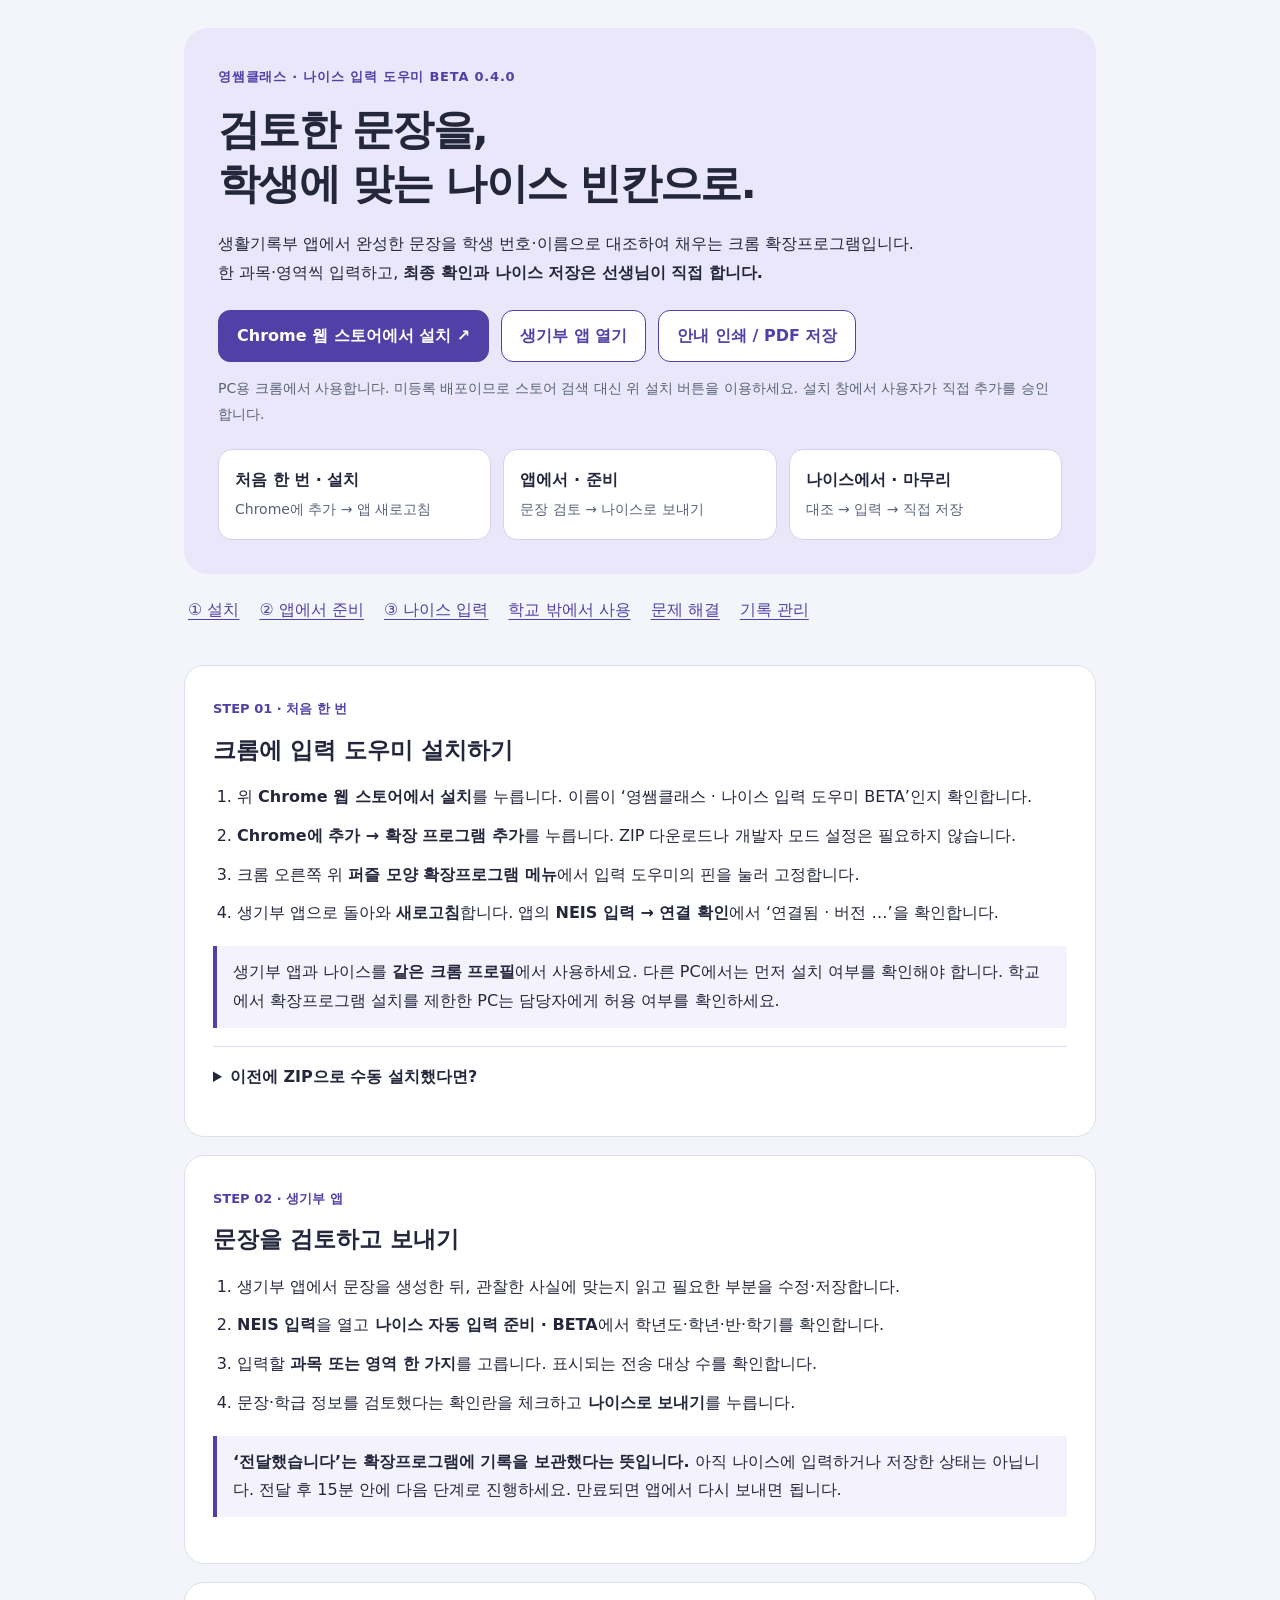
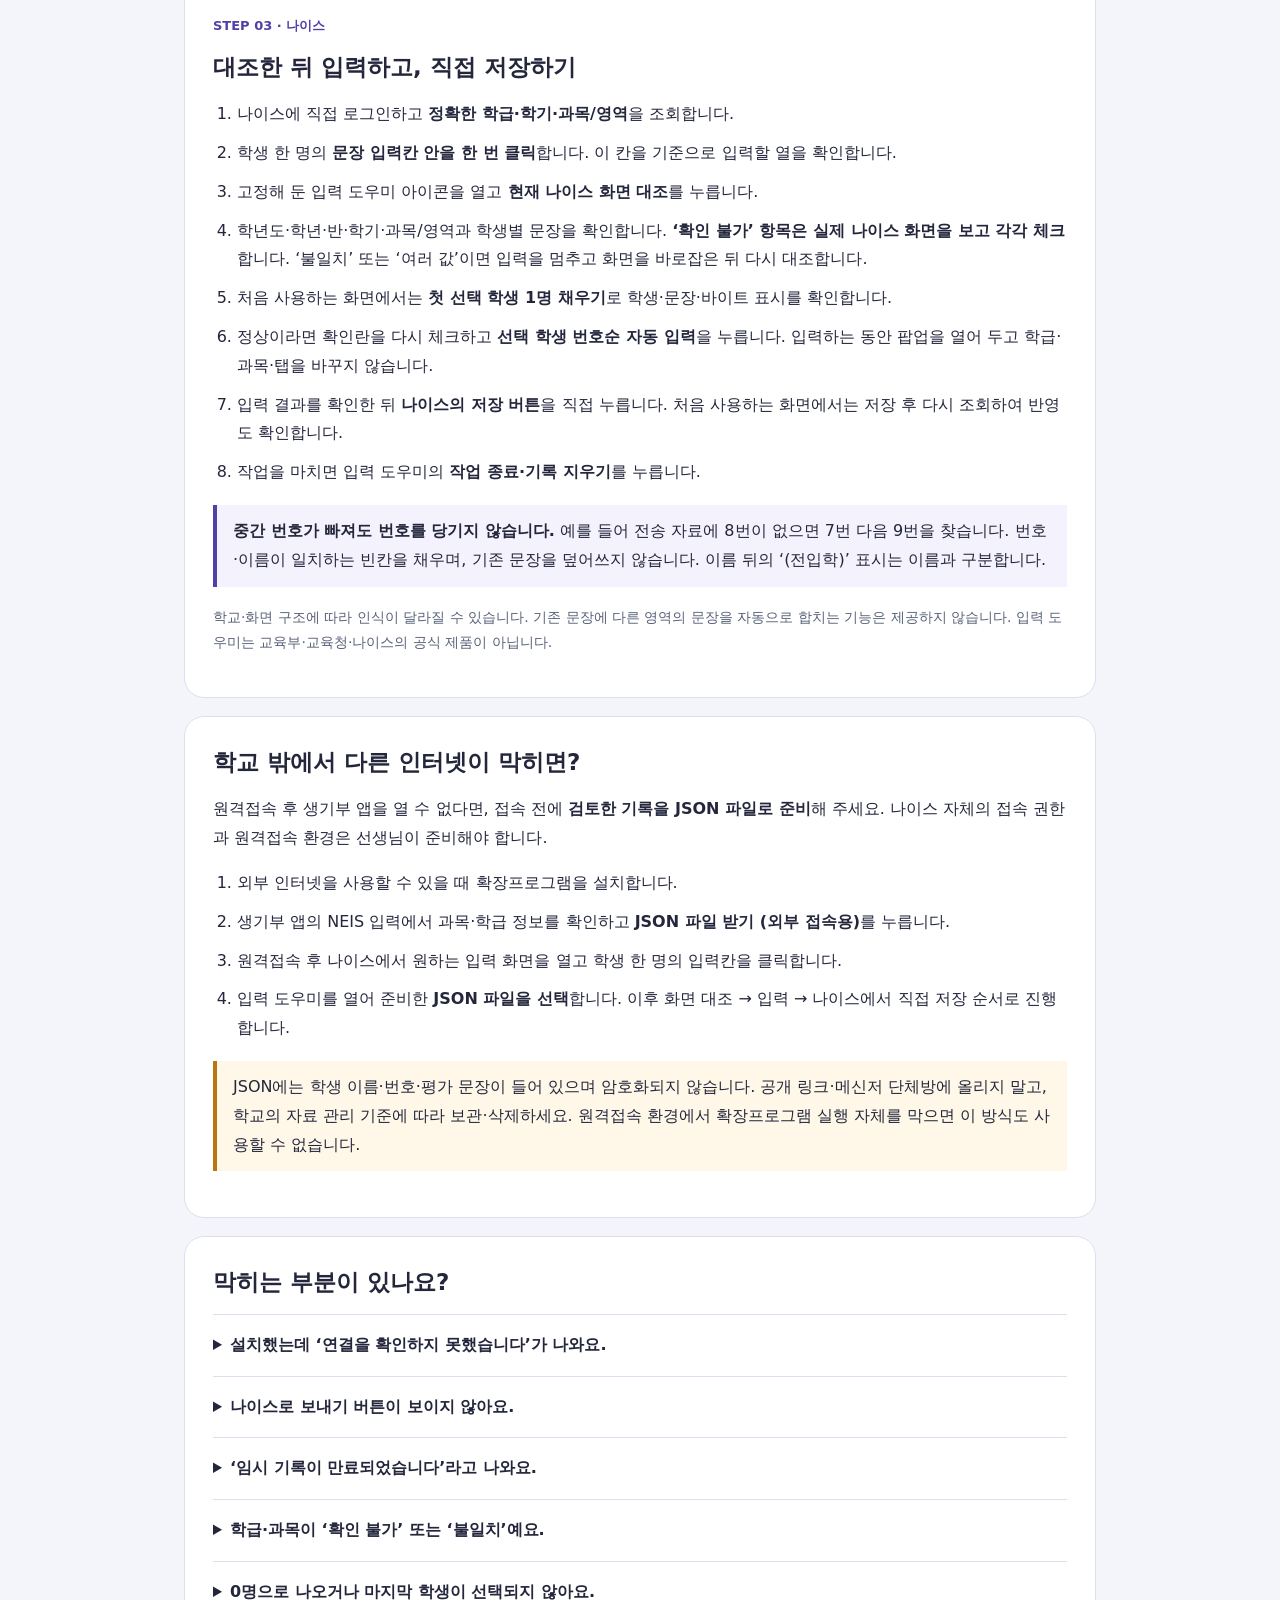
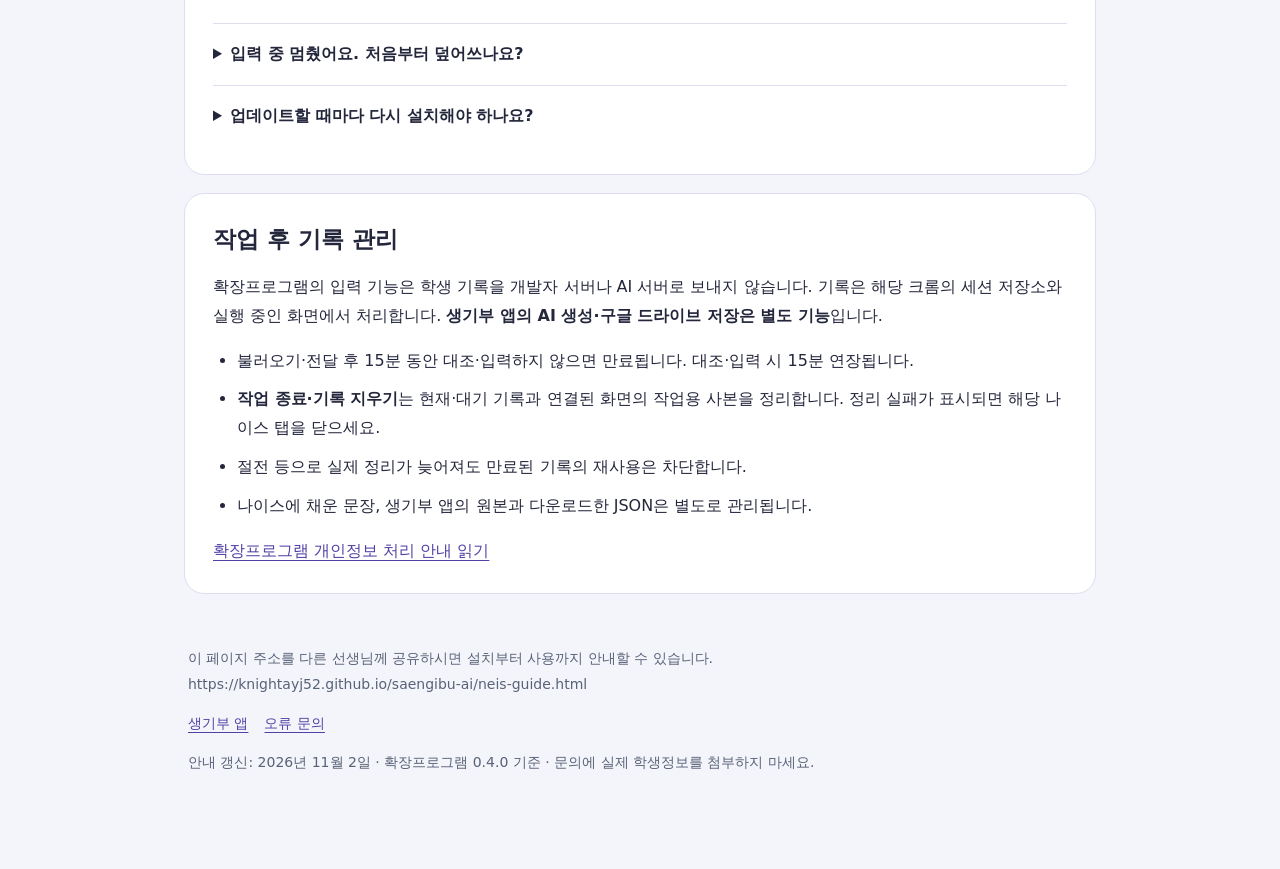
<file: neis-guide.html>
<!doctype html>
<html lang="ko">
<head>
<meta charset="utf-8"><meta name="viewport" content="width=device-width,initial-scale=1">
<title>나이스 입력 도우미 · 선생님용 설치·사용 안내</title>
<meta name="description" content="영쌤클래스 나이스 입력 도우미의 Chrome 웹 스토어 설치, 생기부 앱 연결, 나이스 입력, 학교 밖 JSON 사용과 문제 해결 안내입니다.">
<style>
:root{color-scheme:light;--ink:#24273c;--muted:#586278;--accent:#5141a6;--line:#dddfee}*{box-sizing:border-box}body{margin:0;background:#f4f5fa;color:var(--ink);font:16px/1.8 system-ui,-apple-system,sans-serif}main{max-width:960px;margin:auto;padding:28px 24px 60px}a{color:var(--accent);text-underline-offset:4px}a:focus-visible,button:focus-visible,summary:focus-visible{outline:3px solid #bd8122;outline-offset:5px}header{padding:34px;background:#eae7fb;border-radius:24px}h1{font-size:clamp(28px,4.5vw,42px);line-height:1.3;letter-spacing:-.04em;margin:12px 0 18px}h2{font-size:23px;line-height:1.5;margin:0 0 14px}h3{font-size:18px;margin:0 0 8px}.eyebrow{font-size:13px;font-weight:700;color:var(--accent);letter-spacing:.06em}.lead{max-width:700px}.actions{display:flex;gap:12px;flex-wrap:wrap;margin:22px 0 10px}.button{display:inline-block;padding:11px 18px;background:var(--accent);color:white;border:1px solid var(--accent);border-radius:12px;text-decoration:none;font:inherit;font-weight:700;cursor:pointer}.button.secondary{background:white;color:var(--accent)}.hint{color:var(--muted);font-size:14px}nav{display:flex;flex-wrap:wrap;gap:10px 20px;padding:22px 4px}section{background:white;border:1px solid var(--line);border-radius:20px;padding:28px;margin:18px 0;scroll-margin-top:20px}.steps{display:grid;grid-template-columns:repeat(3,1fr);gap:12px;margin-top:22px}.step{background:white;border:1px solid #d7d0f0;border-radius:14px;padding:16px}.step b{display:block}.step span{color:var(--muted);font-size:14px}.number{display:inline-block;margin-bottom:12px;color:var(--accent);font-weight:800;font-size:13px}.note{border-left:4px solid var(--accent);padding:12px 16px;background:#f4f2fc;margin:18px 0}.warning{background:#fff8e8;border-color:#b87514}li{margin:10px 0}ol,ul{padding-left:24px}details{border-top:1px solid var(--line);padding:16px 0}summary{cursor:pointer;font-weight:700}details p{margin:12px 0 2px}code{background:#f0edf8;border-radius:4px;padding:2px 5px;overflow-wrap:anywhere}footer{color:var(--muted);font-size:14px;padding:20px 4px}footer a{margin-right:16px}@media(max-width:600px){main{padding:16px 14px 36px}header,section{padding:22px 18px}.steps{grid-template-columns:1fr}.actions .button{width:100%;text-align:center}nav{font-size:14px}}@media print{body{background:white;color:#111;font-size:11pt}main{max-width:none;padding:0}header,section{border-radius:0;padding:14px;margin:10px 0;box-shadow:none}header{background:#f4f4f4}nav,.print-control{display:none}.actions .button{background:white;color:#111;border-color:#999}.steps{display:flex}.step{flex:1}h1{font-size:26pt}h2,h3{break-after:avoid}li,.step,.note{break-inside:avoid}a{color:#111}details{display:block}footer{font-size:9pt}}
</style>
</head>
<body><main>
<header>
<span class="eyebrow">영쌤클래스 · 나이스 입력 도우미 BETA 0.4.0</span>
<h1>검토한 문장을,<br>학생에 맞는 나이스 빈칸으로.</h1>
<p class="lead">생활기록부 앱에서 완성한 문장을 학생 번호·이름으로 대조하여 채우는 크롬 확장프로그램입니다. 한 과목·영역씩 입력하고, <strong>최종 확인과 나이스 저장은 선생님이 직접 합니다.</strong></p>
<div class="actions"><a class="button" href="https://chromewebstore.google.com/detail/mgfgocnidkjbinbeplgodgiofidlalfc?hl=ko" target="_blank" rel="noopener noreferrer">Chrome 웹 스토어에서 설치 ↗</a><a class="button secondary" href="index.html">생기부 앱 열기</a><button class="button secondary print-control" type="button" onclick="printGuide()">안내 인쇄 / PDF 저장</button></div>
<p class="hint">PC용 크롬에서 사용합니다. 미등록 배포이므로 스토어 검색 대신 위 설치 버튼을 이용하세요. 설치 창에서 사용자가 직접 추가를 승인합니다.</p>
<div class="steps"><div class="step"><b>처음 한 번 · 설치</b><span>Chrome에 추가 → 앱 새로고침</span></div><div class="step"><b>앱에서 · 준비</b><span>문장 검토 → 나이스로 보내기</span></div><div class="step"><b>나이스에서 · 마무리</b><span>대조 → 입력 → 직접 저장</span></div></div>
</header>
<nav aria-label="안내 목차"><a href="#install">① 설치</a><a href="#prepare">② 앱에서 준비</a><a href="#fill">③ 나이스 입력</a><a href="#outside">학교 밖에서 사용</a><a href="#help">문제 해결</a><a href="#privacy">기록 관리</a></nav>
<section id="install"><span class="number">STEP 01 · 처음 한 번</span><h2>크롬에 입력 도우미 설치하기</h2>
<ol><li>위 <strong>Chrome 웹 스토어에서 설치</strong>를 누릅니다. 이름이 ‘영쌤클래스 · 나이스 입력 도우미 BETA’인지 확인합니다.</li><li><strong>Chrome에 추가 → 확장 프로그램 추가</strong>를 누릅니다. ZIP 다운로드나 개발자 모드 설정은 필요하지 않습니다.</li><li>크롬 오른쪽 위 <strong>퍼즐 모양 확장프로그램 메뉴</strong>에서 입력 도우미의 핀을 눌러 고정합니다.</li><li>생기부 앱으로 돌아와 <strong>새로고침</strong>합니다. 앱의 <strong>NEIS 입력 → 연결 확인</strong>에서 ‘연결됨 · 버전 …’을 확인합니다.</li></ol>
<p class="note">생기부 앱과 나이스를 <strong>같은 크롬 프로필</strong>에서 사용하세요. 다른 PC에서는 먼저 설치 여부를 확인해야 합니다. 학교에서 확장프로그램 설치를 제한한 PC는 담당자에게 허용 여부를 확인하세요.</p>
<details><summary>이전에 ZIP으로 수동 설치했다면?</summary><p>나이스에서 작성 중인 내용을 먼저 확인·저장하고, 확장프로그램에서 작업 종료·기록 지우기를 누릅니다. 작업 중이던 나이스 탭을 닫은 뒤 <code>chrome://extensions</code>에서 기존 수동 설치본을 제거하고 스토어 버전을 설치하세요. 생기부 앱도 새로고침합니다. 두 설치본을 함께 켜두지 마세요.</p></details>
</section>
<section id="prepare"><span class="number">STEP 02 · 생기부 앱</span><h2>문장을 검토하고 보내기</h2>
<ol><li>생기부 앱에서 문장을 생성한 뒤, 관찰한 사실에 맞는지 읽고 필요한 부분을 수정·저장합니다.</li><li><strong>NEIS 입력</strong>을 열고 <strong>나이스 자동 입력 준비 · BETA</strong>에서 학년도·학년·반·학기를 확인합니다.</li><li>입력할 <strong>과목 또는 영역 한 가지</strong>를 고릅니다. 표시되는 전송 대상 수를 확인합니다.</li><li>문장·학급 정보를 검토했다는 확인란을 체크하고 <strong>나이스로 보내기</strong>를 누릅니다.</li></ol>
<p class="note"><strong>‘전달했습니다’는 확장프로그램에 기록을 보관했다는 뜻입니다.</strong> 아직 나이스에 입력하거나 저장한 상태는 아닙니다. 전달 후 15분 안에 다음 단계로 진행하세요. 만료되면 앱에서 다시 보내면 됩니다.</p>
</section>
<section id="fill"><span class="number">STEP 03 · 나이스</span><h2>대조한 뒤 입력하고, 직접 저장하기</h2>
<ol><li>나이스에 직접 로그인하고 <strong>정확한 학급·학기·과목/영역</strong>을 조회합니다.</li><li>학생 한 명의 <strong>문장 입력칸 안을 한 번 클릭</strong>합니다. 이 칸을 기준으로 입력할 열을 확인합니다.</li><li>고정해 둔 입력 도우미 아이콘을 열고 <strong>현재 나이스 화면 대조</strong>를 누릅니다.</li><li>학년도·학년·반·학기·과목/영역과 학생별 문장을 확인합니다. <strong>‘확인 불가’ 항목은 실제 나이스 화면을 보고 각각 체크</strong>합니다. ‘불일치’ 또는 ‘여러 값’이면 입력을 멈추고 화면을 바로잡은 뒤 다시 대조합니다.</li><li>처음 사용하는 화면에서는 <strong>첫 선택 학생 1명 채우기</strong>로 학생·문장·바이트 표시를 확인합니다.</li><li>정상이라면 확인란을 다시 체크하고 <strong>선택 학생 번호순 자동 입력</strong>을 누릅니다. 입력하는 동안 팝업을 열어 두고 학급·과목·탭을 바꾸지 않습니다.</li><li>입력 결과를 확인한 뒤 <strong>나이스의 저장 버튼</strong>을 직접 누릅니다. 처음 사용하는 화면에서는 저장 후 다시 조회하여 반영도 확인합니다.</li><li>작업을 마치면 입력 도우미의 <strong>작업 종료·기록 지우기</strong>를 누릅니다.</li></ol>
<div class="note"><strong>중간 번호가 빠져도 번호를 당기지 않습니다.</strong> 예를 들어 전송 자료에 8번이 없으면 7번 다음 9번을 찾습니다. 번호·이름이 일치하는 빈칸을 채우며, 기존 문장을 덮어쓰지 않습니다. 이름 뒤의 ‘(전입학)’ 표시는 이름과 구분합니다.</div>
<p class="hint">학교·화면 구조에 따라 인식이 달라질 수 있습니다. 기존 문장에 다른 영역의 문장을 자동으로 합치는 기능은 제공하지 않습니다. 입력 도우미는 교육부·교육청·나이스의 공식 제품이 아닙니다.</p>
</section>
<section id="outside"><h2>학교 밖에서 다른 인터넷이 막히면?</h2><p>원격접속 후 생기부 앱을 열 수 없다면, 접속 전에 <strong>검토한 기록을 JSON 파일로 준비</strong>해 주세요. 나이스 자체의 접속 권한과 원격접속 환경은 선생님이 준비해야 합니다.</p>
<ol><li>외부 인터넷을 사용할 수 있을 때 확장프로그램을 설치합니다.</li><li>생기부 앱의 NEIS 입력에서 과목·학급 정보를 확인하고 <strong>JSON 파일 받기 (외부 접속용)</strong>를 누릅니다.</li><li>원격접속 후 나이스에서 원하는 입력 화면을 열고 학생 한 명의 입력칸을 클릭합니다.</li><li>입력 도우미를 열어 준비한 <strong>JSON 파일을 선택</strong>합니다. 이후 화면 대조 → 입력 → 나이스에서 직접 저장 순서로 진행합니다.</li></ol>
<p class="note warning">JSON에는 학생 이름·번호·평가 문장이 들어 있으며 암호화되지 않습니다. 공개 링크·메신저 단체방에 올리지 말고, 학교의 자료 관리 기준에 따라 보관·삭제하세요. 원격접속 환경에서 확장프로그램 실행 자체를 막으면 이 방식도 사용할 수 없습니다.</p>
</section>
<section id="help"><h2>막히는 부분이 있나요?</h2>
<details><summary>설치했는데 ‘연결을 확인하지 못했습니다’가 나와요.</summary><p>생기부 앱을 새로고침하고 다시 연결 확인을 누르세요. 같은 크롬 프로필인지, 입력 도우미가 사용 중인지 확인합니다. 수동 설치본과 스토어 설치본을 함께 켜두었다면 수동 설치본을 제거하세요. 사이트 접근을 제한했다면 생기부 앱에서 실행할 수 있도록 설정을 확인합니다.</p></details>
<details><summary>나이스로 보내기 버튼이 보이지 않아요.</summary><p>문장 생성·검토를 마친 뒤 NEIS 입력으로 이동하세요. 완료된 결과가 없을 때는 설치 안내만 표시됩니다. 연결된 시트에 완료 문장이 있는지 확인하세요.</p></details>
<details><summary>‘임시 기록이 만료되었습니다’라고 나와요.</summary><p>앱에서 나이스로 보내기를 다시 누르거나 JSON 파일을 다시 불러오고 화면 대조부터 시작합니다. 이미 나이스에 입력한 문장은 지워지지 않으며 기존 문장이 있는 칸은 건너뜁니다.</p></details>
<details><summary>학급·과목이 ‘확인 불가’ 또는 ‘불일치’예요.</summary><p>확인 불가는 화면 값을 자동으로 읽지 못한 상태이므로 선생님이 항목별로 직접 대조합니다. 불일치는 실제로 읽은 값이 다르다는 뜻입니다. 앱과 나이스의 학급·학기·과목을 바로잡고 다시 보내거나 대조하세요.</p></details>
<details><summary>0명으로 나오거나 마지막 학생이 선택되지 않아요.</summary><p>전송 자료에 해당 학생의 결과가 포함됐는지 확인합니다. 나이스의 문장 입력칸 안을 먼저 클릭한 뒤 다시 대조하세요. 기존 기록, 이름·번호 불일치, 중복 입력란 또는 지원되지 않는 표 구조는 입력을 막을 수 있습니다. 오류 메시지와 학생정보를 가린 화면으로 문의해 주세요.</p></details>
<details><summary>입력 중 멈췄어요. 처음부터 덮어쓰나요?</summary><p>이미 채운 문장을 확인한 뒤 다시 대조하세요. 기존 문장은 덮어쓰지 않습니다. 계속 진행하려면 새 대조 결과에서 필요한 학생을 선택합니다. 화면 변경이나 입력칸 인식 실패 시 그 지점에서 멈출 수 있습니다.</p></details>
<details><summary>업데이트할 때마다 다시 설치해야 하나요?</summary><p>스토어에서 설치한 확장프로그램은 Chrome의 업데이트 기능으로 새 게시 버전을 받습니다. 반영에는 시간이 걸릴 수 있습니다. ZIP으로 수동 설치한 시험 버전은 스토어 버전으로 한 번 전환해야 합니다.</p></details>
</section>
<section id="privacy"><h2>작업 후 기록 관리</h2><p>확장프로그램의 입력 기능은 학생 기록을 개발자 서버나 AI 서버로 보내지 않습니다. 기록은 해당 크롬의 세션 저장소와 실행 중인 화면에서 처리합니다. <strong>생기부 앱의 AI 생성·구글 드라이브 저장은 별도 기능</strong>입니다.</p><ul><li>불러오기·전달 후 15분 동안 대조·입력하지 않으면 만료됩니다. 대조·입력 시 15분 연장됩니다.</li><li><strong>작업 종료·기록 지우기</strong>는 현재·대기 기록과 연결된 화면의 작업용 사본을 정리합니다. 정리 실패가 표시되면 해당 나이스 탭을 닫으세요.</li><li>절전 등으로 실제 정리가 늦어져도 만료된 기록의 재사용은 차단합니다.</li><li>나이스에 채운 문장, 생기부 앱의 원본과 다운로드한 JSON은 별도로 관리됩니다.</li></ul><a href="neis-privacy.html">확장프로그램 개인정보 처리 안내 읽기</a></section>
<footer><p>이 페이지 주소를 다른 선생님께 공유하시면 설치부터 사용까지 안내할 수 있습니다.<br>https://knightayj52.github.io/saengibu-ai/neis-guide.html</p><a href="index.html">생기부 앱</a><a href="https://github.com/knightayj52/saengibu-ai/issues" target="_blank" rel="noopener noreferrer">오류 문의</a><p>안내 갱신: 2026년 11월 2일 · 확장프로그램 0.4.0 기준 · 문의에 실제 학생정보를 첨부하지 마세요.</p></footer>
</main><script>
function printGuide(){const states=Array.from(document.querySelectorAll('details')).map(e=>[e,e.open]);states.forEach(([e])=>e.open=true);const restore=()=>{states.forEach(([e,open])=>e.open=open);window.removeEventListener('afterprint',restore);};window.addEventListener('afterprint',restore);window.print();}
</script></body></html>
</file>
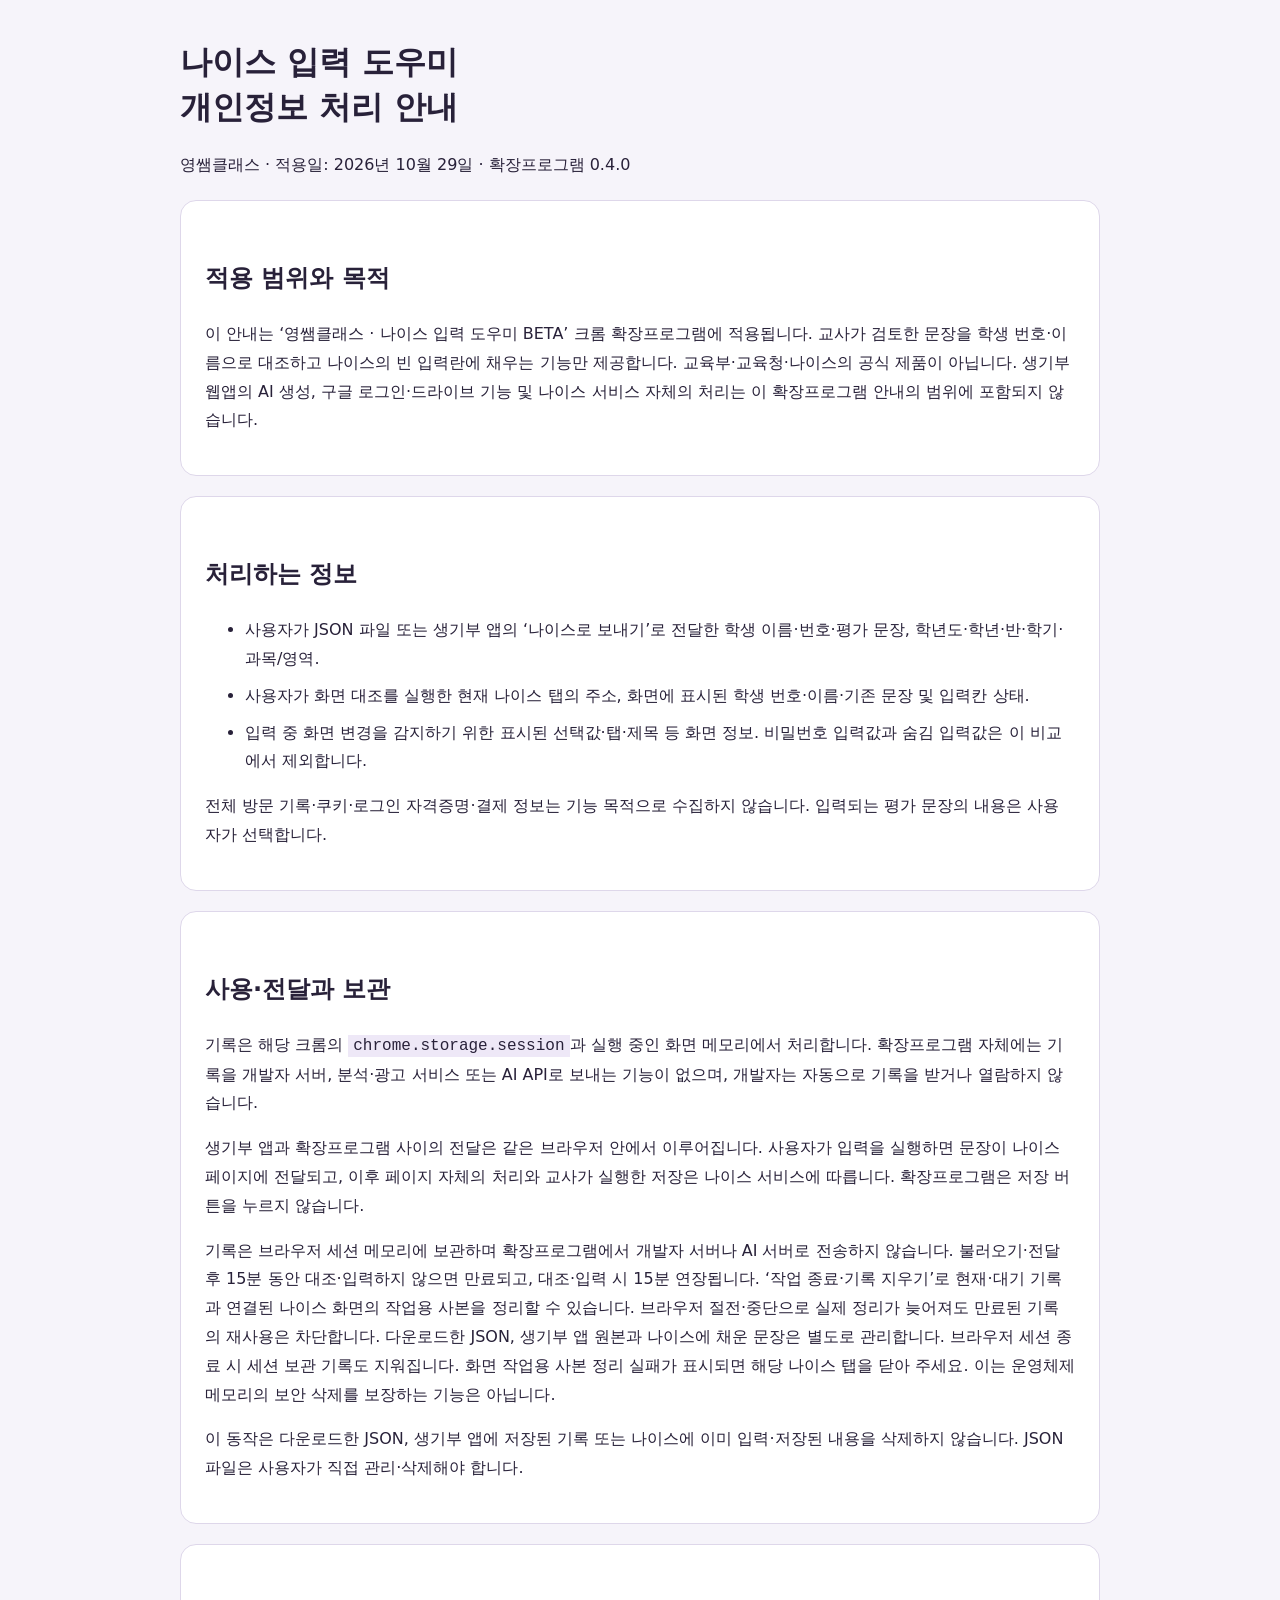
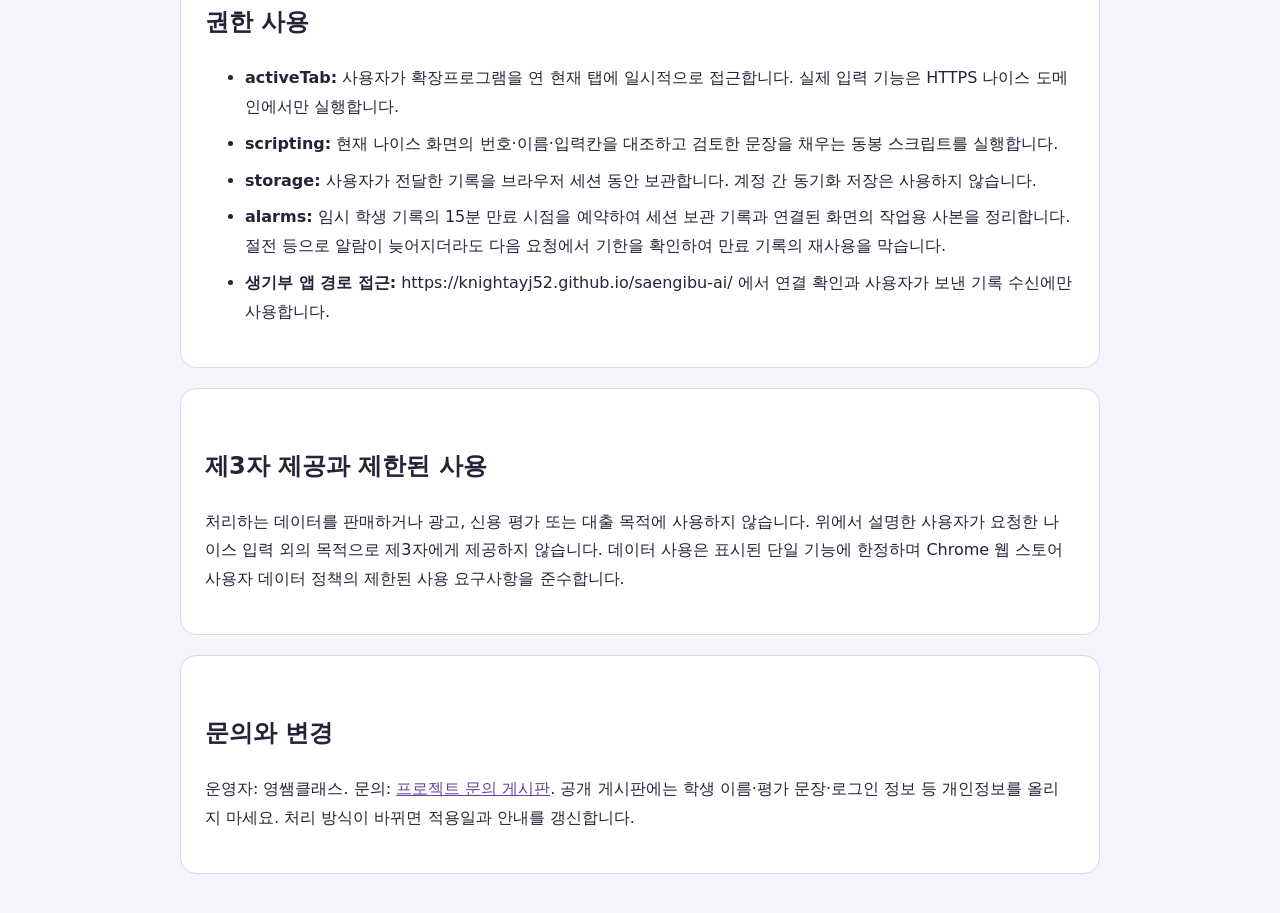
<file: neis-privacy.html>
<!doctype html><html lang="ko"><meta charset="utf-8"><meta name="viewport" content="width=device-width,initial-scale=1"><title>나이스 입력 도우미 개인정보 처리 안내</title><style>body{max-width:920px;margin:40px auto;padding:0 24px;font:16px/1.8 system-ui,sans-serif;background:#f6f4fa;color:#282139}h1{line-height:1.4}h2{margin-top:32px}section{background:white;padding:24px;border:1px solid #ded7ea;border-radius:16px;margin:20px 0}a{color:#6245a0}textarea{box-sizing:border-box;width:100%;min-height:110px;padding:12px;font:14px/1.65 system-ui;border:1px solid #d9d0e5;border-radius:8px}li{margin:8px 0}code{background:#eee8f7;padding:2px 5px}</style><body><h1>나이스 입력 도우미<br>개인정보 처리 안내</h1><p>영쌤클래스 · 적용일: 2026년 10월 29일 · 확장프로그램 0.4.0</p>
<section><h2>적용 범위와 목적</h2><p>이 안내는 ‘영쌤클래스 · 나이스 입력 도우미 BETA’ 크롬 확장프로그램에 적용됩니다. 교사가 검토한 문장을 학생 번호·이름으로 대조하고 나이스의 빈 입력란에 채우는 기능만 제공합니다. 교육부·교육청·나이스의 공식 제품이 아닙니다. 생기부 웹앱의 AI 생성, 구글 로그인·드라이브 기능 및 나이스 서비스 자체의 처리는 이 확장프로그램 안내의 범위에 포함되지 않습니다.</p></section>
<section><h2>처리하는 정보</h2><ul><li>사용자가 JSON 파일 또는 생기부 앱의 ‘나이스로 보내기’로 전달한 학생 이름·번호·평가 문장, 학년도·학년·반·학기·과목/영역.</li><li>사용자가 화면 대조를 실행한 현재 나이스 탭의 주소, 화면에 표시된 학생 번호·이름·기존 문장 및 입력칸 상태.</li><li>입력 중 화면 변경을 감지하기 위한 표시된 선택값·탭·제목 등 화면 정보. 비밀번호 입력값과 숨김 입력값은 이 비교에서 제외합니다.</li></ul><p>전체 방문 기록·쿠키·로그인 자격증명·결제 정보는 기능 목적으로 수집하지 않습니다. 입력되는 평가 문장의 내용은 사용자가 선택합니다.</p></section>
<section><h2>사용·전달과 보관</h2><p>기록은 해당 크롬의 <code>chrome.storage.session</code>과 실행 중인 화면 메모리에서 처리합니다. 확장프로그램 자체에는 기록을 개발자 서버, 분석·광고 서비스 또는 AI API로 보내는 기능이 없으며, 개발자는 자동으로 기록을 받거나 열람하지 않습니다.</p><p>생기부 앱과 확장프로그램 사이의 전달은 같은 브라우저 안에서 이루어집니다. 사용자가 입력을 실행하면 문장이 나이스 페이지에 전달되고, 이후 페이지 자체의 처리와 교사가 실행한 저장은 나이스 서비스에 따릅니다. 확장프로그램은 저장 버튼을 누르지 않습니다.</p><p>기록은 브라우저 세션 메모리에 보관하며 확장프로그램에서 개발자 서버나 AI 서버로 전송하지 않습니다. 불러오기·전달 후 15분 동안 대조·입력하지 않으면 만료되고, 대조·입력 시 15분 연장됩니다. ‘작업 종료·기록 지우기’로 현재·대기 기록과 연결된 나이스 화면의 작업용 사본을 정리할 수 있습니다. 브라우저 절전·중단으로 실제 정리가 늦어져도 만료된 기록의 재사용은 차단합니다. 다운로드한 JSON, 생기부 앱 원본과 나이스에 채운 문장은 별도로 관리합니다. 브라우저 세션 종료 시 세션 보관 기록도 지워집니다. 화면 작업용 사본 정리 실패가 표시되면 해당 나이스 탭을 닫아 주세요. 이는 운영체제 메모리의 보안 삭제를 보장하는 기능은 아닙니다.</p><p>이 동작은 다운로드한 JSON, 생기부 앱에 저장된 기록 또는 나이스에 이미 입력·저장된 내용을 삭제하지 않습니다. JSON 파일은 사용자가 직접 관리·삭제해야 합니다.</p></section>
<section><h2>권한 사용</h2><ul><li><b>activeTab:</b> 사용자가 확장프로그램을 연 현재 탭에 일시적으로 접근합니다. 실제 입력 기능은 HTTPS 나이스 도메인에서만 실행합니다.</li><li><b>scripting:</b> 현재 나이스 화면의 번호·이름·입력칸을 대조하고 검토한 문장을 채우는 동봉 스크립트를 실행합니다.</li><li><b>storage:</b> 사용자가 전달한 기록을 브라우저 세션 동안 보관합니다. 계정 간 동기화 저장은 사용하지 않습니다.</li><li><b>alarms:</b> 임시 학생 기록의 15분 만료 시점을 예약하여 세션 보관 기록과 연결된 화면의 작업용 사본을 정리합니다. 절전 등으로 알람이 늦어지더라도 다음 요청에서 기한을 확인하여 만료 기록의 재사용을 막습니다.</li><li><b>생기부 앱 경로 접근:</b> https://knightayj52.github.io/saengibu-ai/ 에서 연결 확인과 사용자가 보낸 기록 수신에만 사용합니다.</li></ul></section>
<section><h2>제3자 제공과 제한된 사용</h2><p>처리하는 데이터를 판매하거나 광고, 신용 평가 또는 대출 목적에 사용하지 않습니다. 위에서 설명한 사용자가 요청한 나이스 입력 외의 목적으로 제3자에게 제공하지 않습니다. 데이터 사용은 표시된 단일 기능에 한정하며 Chrome 웹 스토어 사용자 데이터 정책의 제한된 사용 요구사항을 준수합니다.</p></section>
<section><h2>문의와 변경</h2><p>운영자: 영쌤클래스. 문의: <a href="https://github.com/knightayj52/saengibu-ai/issues">프로젝트 문의 게시판</a>. 공개 게시판에는 학생 이름·평가 문장·로그인 정보 등 개인정보를 올리지 마세요. 처리 방식이 바뀌면 적용일과 안내를 갱신합니다.</p></section></body></html>
</file>
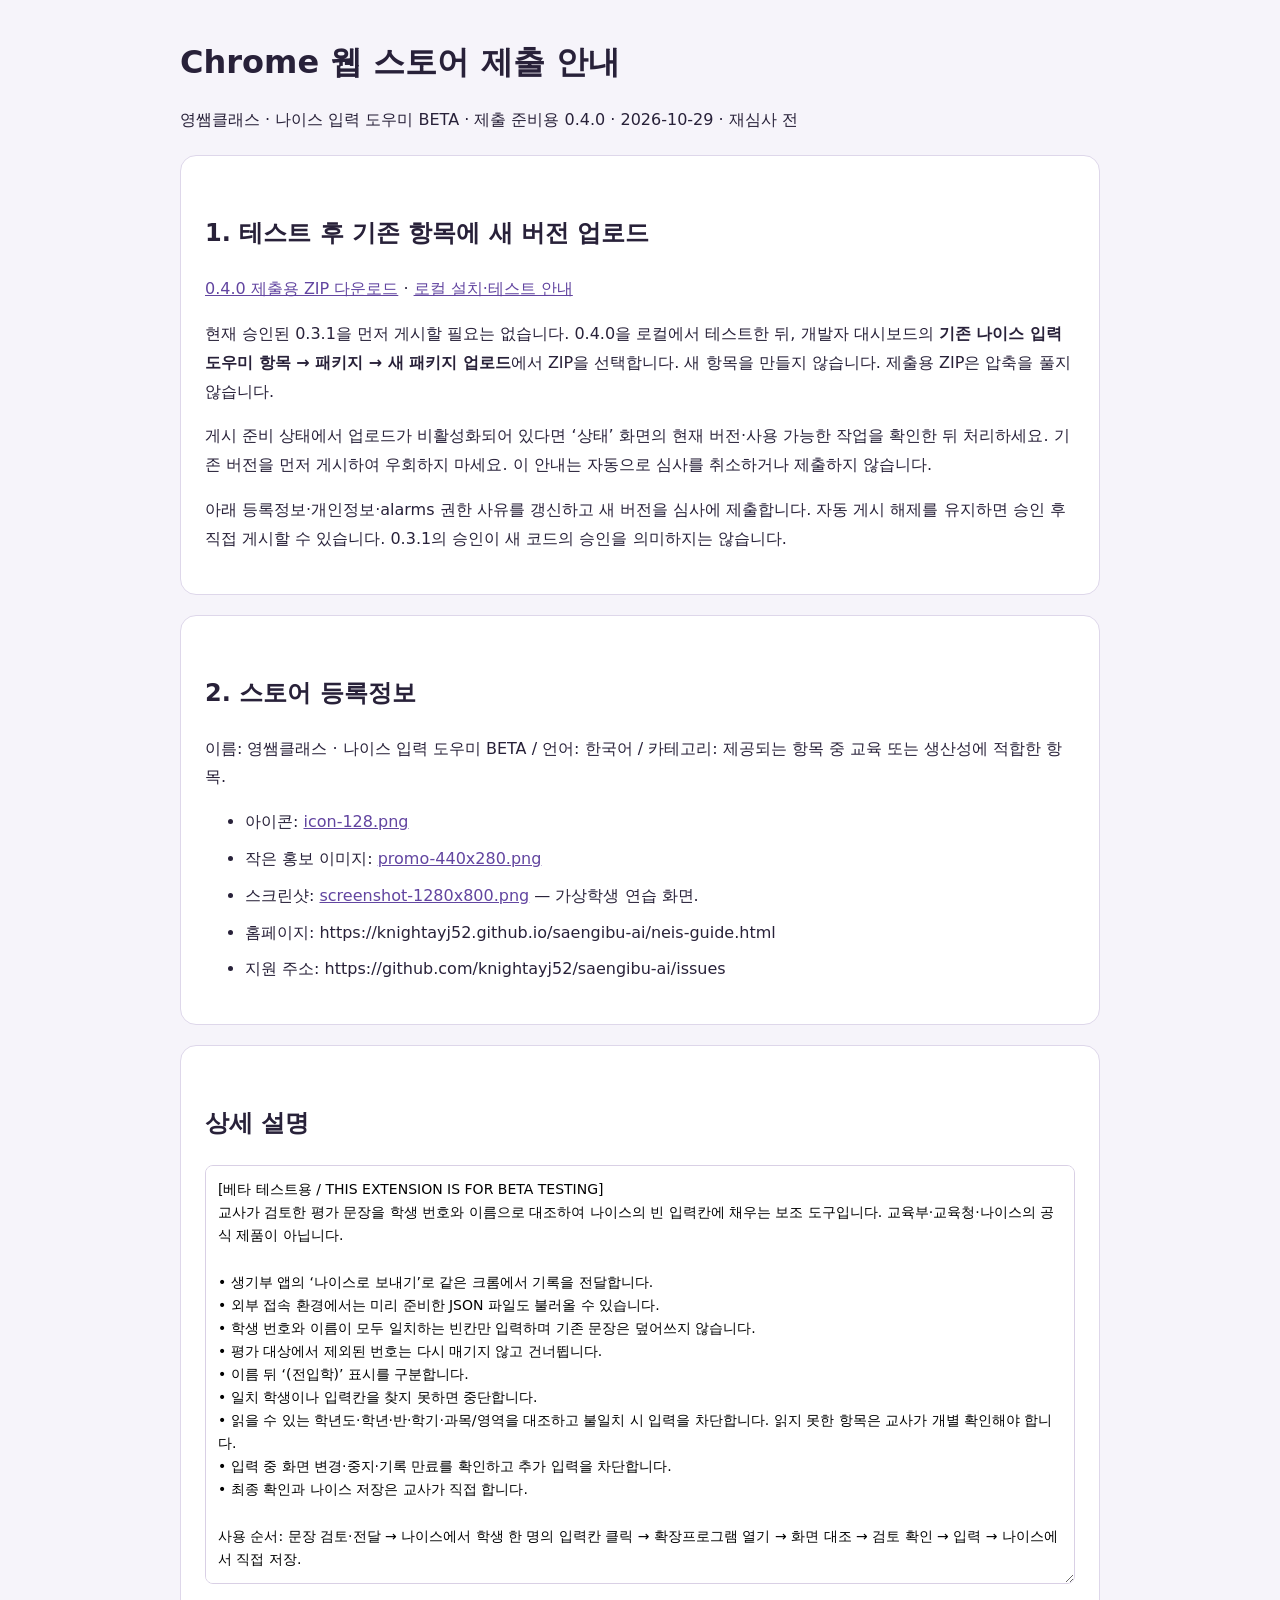
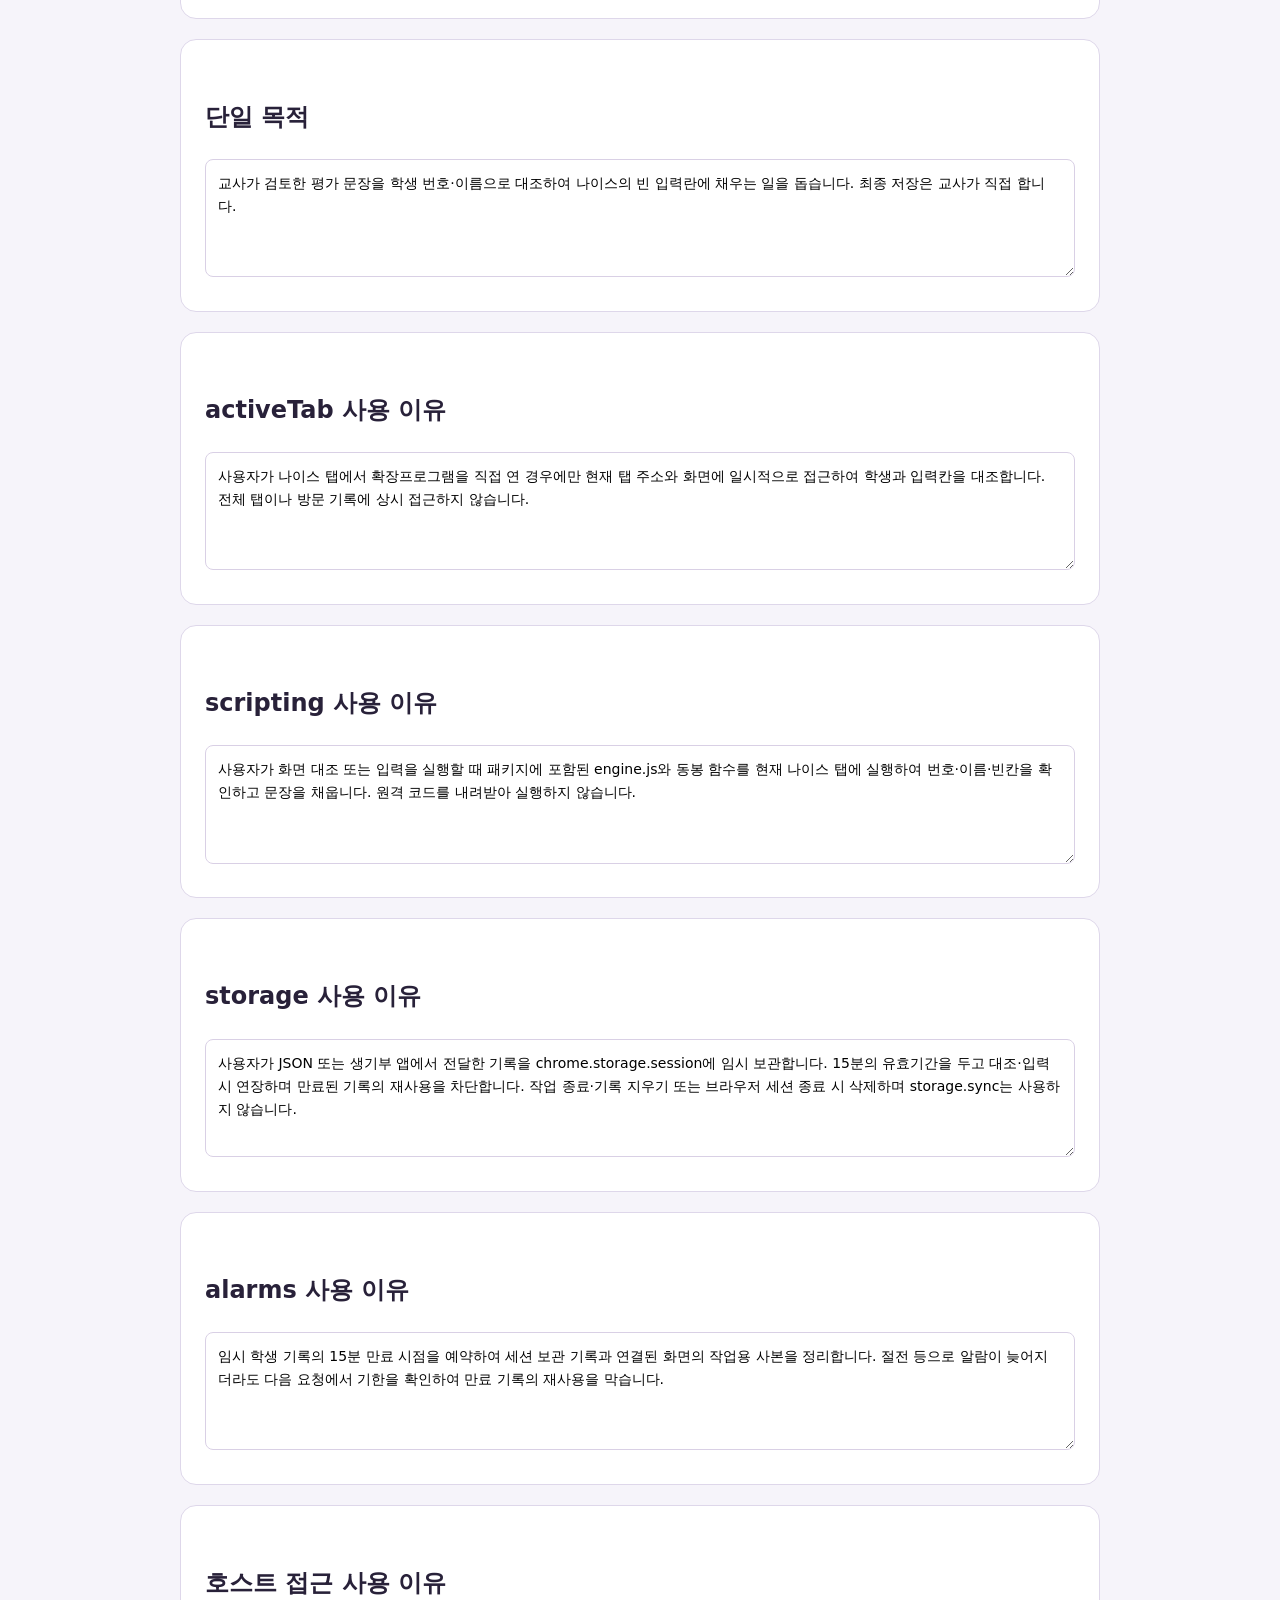
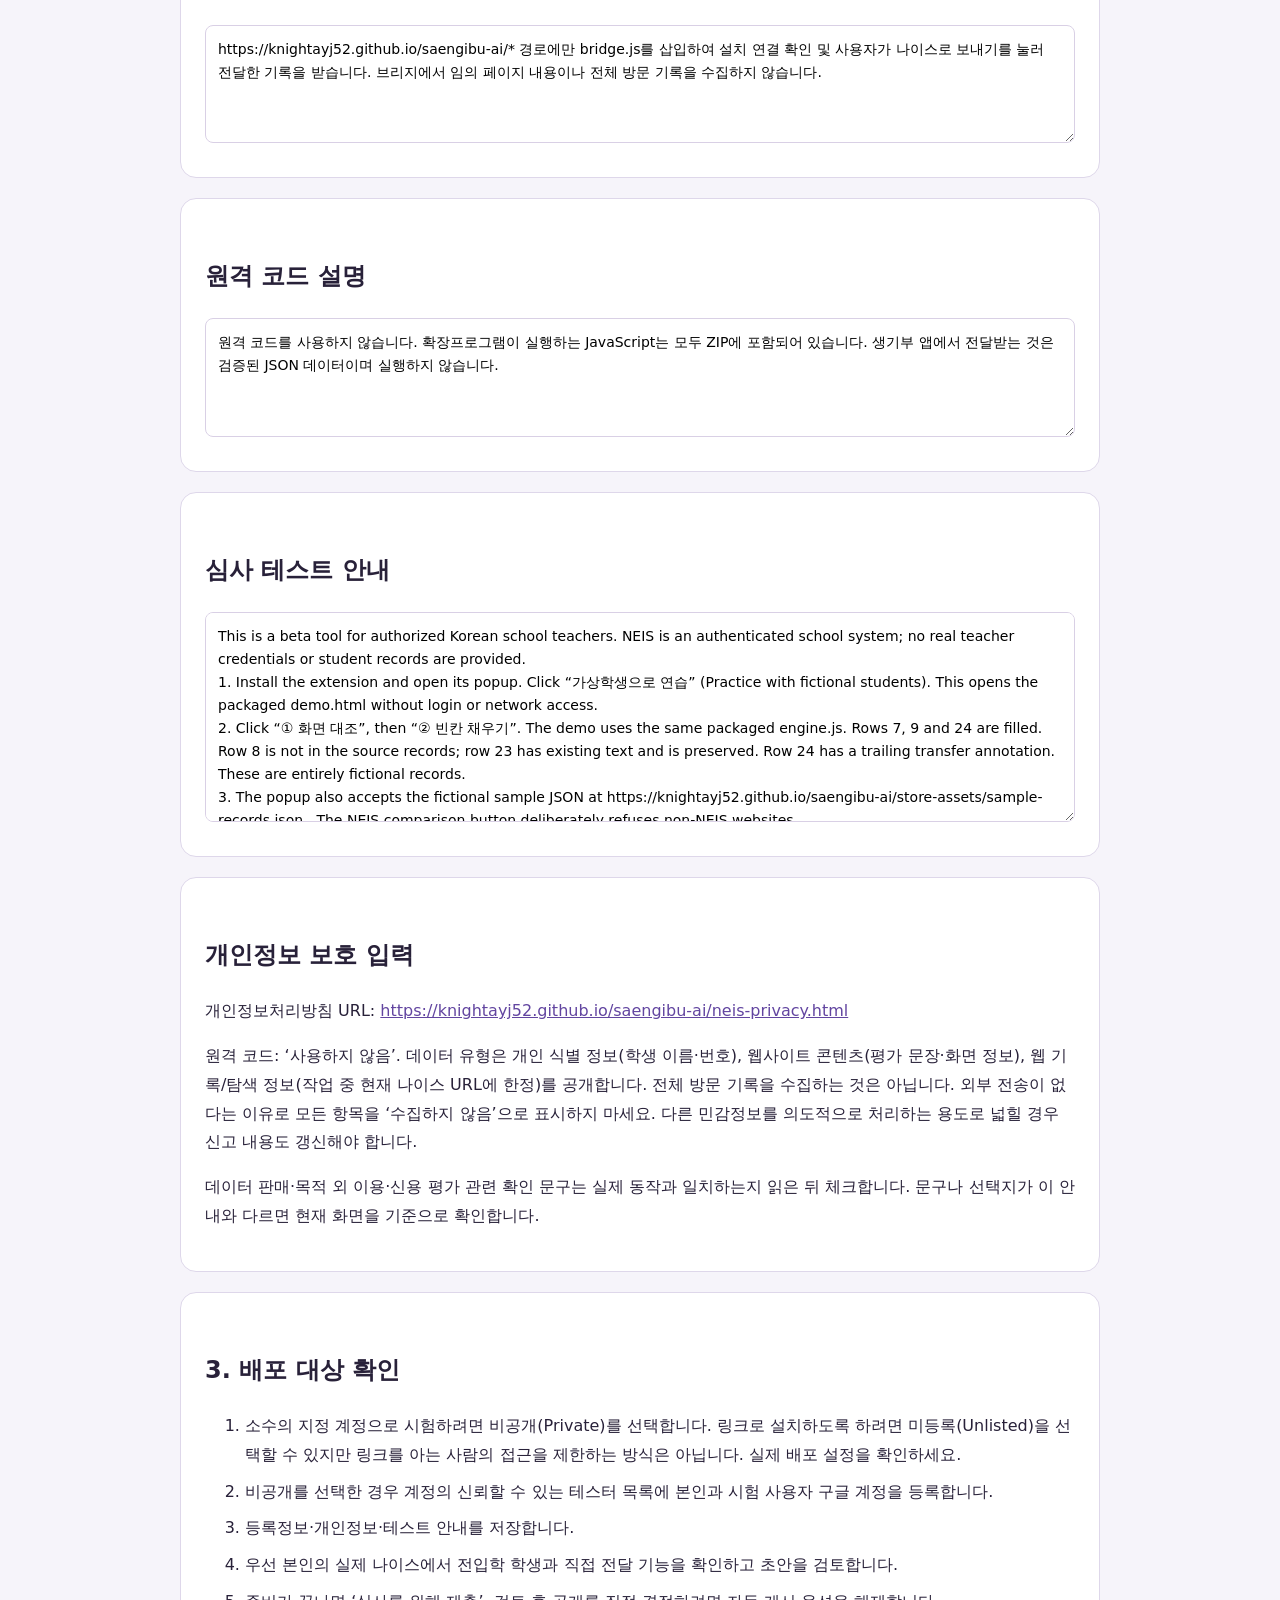
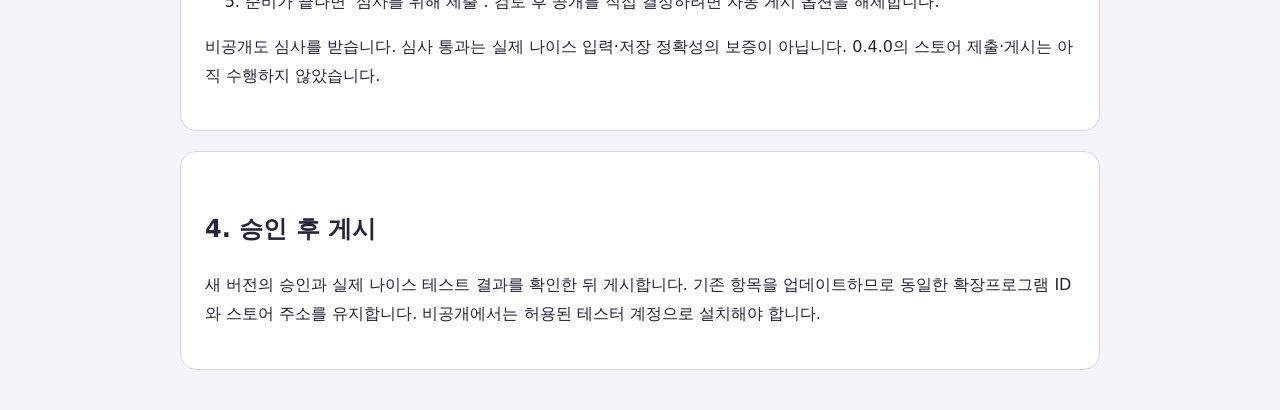
<file: neis-store-guide.html>
<!doctype html><html lang="ko"><meta charset="utf-8"><meta name="viewport" content="width=device-width,initial-scale=1"><title>나이스 도우미 웹 스토어 제출 안내</title><style>body{max-width:920px;margin:40px auto;padding:0 24px;font:16px/1.8 system-ui,sans-serif;background:#f6f4fa;color:#282139}h1{line-height:1.4}h2{margin-top:32px}section{background:white;padding:24px;border:1px solid #ded7ea;border-radius:16px;margin:20px 0}a{color:#6245a0}textarea{box-sizing:border-box;width:100%;min-height:110px;padding:12px;font:14px/1.65 system-ui;border:1px solid #d9d0e5;border-radius:8px}li{margin:8px 0}code{background:#eee8f7;padding:2px 5px}</style><body><h1>Chrome 웹 스토어 제출 안내</h1><p>영쌤클래스 · 나이스 입력 도우미 BETA · 제출 준비용 0.4.0 · 2026-10-29 · 재심사 전</p><section><h2>1. 테스트 후 기존 항목에 새 버전 업로드</h2><p><a href="neis-extension-store-v0.4.0.zip" download>0.4.0 제출용 ZIP 다운로드</a> · <a href="neis-guide.html">로컬 설치·테스트 안내</a></p><p>현재 승인된 0.3.1을 먼저 게시할 필요는 없습니다. 0.4.0을 로컬에서 테스트한 뒤, 개발자 대시보드의 <b>기존 나이스 입력 도우미 항목 → 패키지 → 새 패키지 업로드</b>에서 ZIP을 선택합니다. 새 항목을 만들지 않습니다. 제출용 ZIP은 압축을 풀지 않습니다.</p><p>게시 준비 상태에서 업로드가 비활성화되어 있다면 ‘상태’ 화면의 현재 버전·사용 가능한 작업을 확인한 뒤 처리하세요. 기존 버전을 먼저 게시하여 우회하지 마세요. 이 안내는 자동으로 심사를 취소하거나 제출하지 않습니다.</p><p>아래 등록정보·개인정보·alarms 권한 사유를 갱신하고 새 버전을 심사에 제출합니다. 자동 게시 해제를 유지하면 승인 후 직접 게시할 수 있습니다. 0.3.1의 승인이 새 코드의 승인을 의미하지는 않습니다.</p></section>
<section><h2>2. 스토어 등록정보</h2><p>이름: 영쌤클래스 · 나이스 입력 도우미 BETA / 언어: 한국어 / 카테고리: 제공되는 항목 중 교육 또는 생산성에 적합한 항목.</p><ul><li>아이콘: <a href="store-assets/icon-128.png" download>icon-128.png</a></li><li>작은 홍보 이미지: <a href="store-assets/promo-440x280.png" download>promo-440x280.png</a></li><li>스크린샷: <a href="store-assets/screenshot-1280x800.png" download>screenshot-1280x800.png</a> — 가상학생 연습 화면.</li><li>홈페이지: https://knightayj52.github.io/saengibu-ai/neis-guide.html</li><li>지원 주소: https://github.com/knightayj52/saengibu-ai/issues</li></ul></section><section><h2>상세 설명</h2><textarea readonly rows="17">[베타 테스트용 / THIS EXTENSION IS FOR BETA TESTING]
교사가 검토한 평가 문장을 학생 번호와 이름으로 대조하여 나이스의 빈 입력칸에 채우는 보조 도구입니다. 교육부·교육청·나이스의 공식 제품이 아닙니다.

• 생기부 앱의 ‘나이스로 보내기’로 같은 크롬에서 기록을 전달합니다.
• 외부 접속 환경에서는 미리 준비한 JSON 파일도 불러올 수 있습니다.
• 학생 번호와 이름이 모두 일치하는 빈칸만 입력하며 기존 문장은 덮어쓰지 않습니다.
• 평가 대상에서 제외된 번호는 다시 매기지 않고 건너뜁니다.
• 이름 뒤 ‘(전입학)’ 표시를 구분합니다.
• 일치 학생이나 입력칸을 찾지 못하면 중단합니다.
• 읽을 수 있는 학년도·학년·반·학기·과목/영역을 대조하고 불일치 시 입력을 차단합니다. 읽지 못한 항목은 교사가 개별 확인해야 합니다.
• 입력 중 화면 변경·중지·기록 만료를 확인하고 추가 입력을 차단합니다.
• 최종 확인과 나이스 저장은 교사가 직접 합니다.

사용 순서: 문장 검토·전달 → 나이스에서 학생 한 명의 입력칸 클릭 → 확장프로그램 열기 → 화면 대조 → 검토 확인 → 입력 → 나이스에서 직접 저장.

기록은 브라우저 세션 메모리에 보관하며 확장프로그램에서 개발자 서버나 AI 서버로 전송하지 않습니다. 불러오기·전달 후 15분 동안 대조·입력하지 않으면 만료되고, 대조·입력 시 15분 연장됩니다. ‘작업 종료·기록 지우기’로 현재·대기 기록과 연결된 나이스 화면의 작업용 사본을 정리할 수 있습니다. 브라우저 절전·중단으로 실제 정리가 늦어져도 만료된 기록의 재사용은 차단합니다. 다운로드한 JSON, 생기부 앱 원본과 나이스에 채운 문장은 별도로 관리합니다.

일반 HTML 표 및 지원되는 편집기에서 작동하는 시험 버전입니다. 학교·화면 구조·보안 환경에 따라 작동하지 않을 수 있습니다. 가상학생 연습 기능을 제공하며 실제 나이스에서는 1명 입력을 먼저 확인하세요.</textarea></section><section><h2>단일 목적</h2><textarea readonly rows="4">교사가 검토한 평가 문장을 학생 번호·이름으로 대조하여 나이스의 빈 입력란에 채우는 일을 돕습니다. 최종 저장은 교사가 직접 합니다.</textarea></section><section><h2>activeTab 사용 이유</h2><textarea readonly rows="4">사용자가 나이스 탭에서 확장프로그램을 직접 연 경우에만 현재 탭 주소와 화면에 일시적으로 접근하여 학생과 입력칸을 대조합니다. 전체 탭이나 방문 기록에 상시 접근하지 않습니다.</textarea></section><section><h2>scripting 사용 이유</h2><textarea readonly rows="4">사용자가 화면 대조 또는 입력을 실행할 때 패키지에 포함된 engine.js와 동봉 함수를 현재 나이스 탭에 실행하여 번호·이름·빈칸을 확인하고 문장을 채웁니다. 원격 코드를 내려받아 실행하지 않습니다.</textarea></section><section><h2>storage 사용 이유</h2><textarea readonly rows="4">사용자가 JSON 또는 생기부 앱에서 전달한 기록을 chrome.storage.session에 임시 보관합니다. 15분의 유효기간을 두고 대조·입력 시 연장하며 만료된 기록의 재사용을 차단합니다. 작업 종료·기록 지우기 또는 브라우저 세션 종료 시 삭제하며 storage.sync는 사용하지 않습니다.</textarea></section><section><h2>alarms 사용 이유</h2><textarea readonly rows="4">임시 학생 기록의 15분 만료 시점을 예약하여 세션 보관 기록과 연결된 화면의 작업용 사본을 정리합니다. 절전 등으로 알람이 늦어지더라도 다음 요청에서 기한을 확인하여 만료 기록의 재사용을 막습니다.</textarea></section><section><h2>호스트 접근 사용 이유</h2><textarea readonly rows="4">https://knightayj52.github.io/saengibu-ai/* 경로에만 bridge.js를 삽입하여 설치 연결 확인 및 사용자가 나이스로 보내기를 눌러 전달한 기록을 받습니다. 브리지에서 임의 페이지 내용이나 전체 방문 기록을 수집하지 않습니다.</textarea></section><section><h2>원격 코드 설명</h2><textarea readonly rows="4">원격 코드를 사용하지 않습니다. 확장프로그램이 실행하는 JavaScript는 모두 ZIP에 포함되어 있습니다. 생기부 앱에서 전달받는 것은 검증된 JSON 데이터이며 실행하지 않습니다.</textarea></section><section><h2>심사 테스트 안내</h2><textarea readonly rows="8">This is a beta tool for authorized Korean school teachers. NEIS is an authenticated school system; no real teacher credentials or student records are provided.
1. Install the extension and open its popup. Click “가상학생으로 연습” (Practice with fictional students). This opens the packaged demo.html without login or network access.
2. Click “① 화면 대조”, then “② 빈칸 채우기”. The demo uses the same packaged engine.js. Rows 7, 9 and 24 are filled. Row 8 is not in the source records; row 23 has existing text and is preserved. Row 24 has a trailing transfer annotation. These are entirely fictional records.
3. The popup also accepts the fictional sample JSON at https://knightayj52.github.io/saengibu-ai/store-assets/sample-records.json . The NEIS comparison button deliberately refuses non-NEIS websites.
4. The optional app bridge is restricted to https://knightayj52.github.io/saengibu-ai/* . It receives reviewed JSON through a packaged content script and stores it in chrome.storage.session, not on a developer server. It does not execute received data.
5. Actual production use requires a teacher to log into NEIS independently, select the proper class and subject, click one editable student cell, then open the extension, compare, review and fill. The extension does not handle login, bypass access restrictions or click Save.
The packaged demo demonstrates matching and editing logic only; it does not claim live NEIS compatibility or server-save verification.</textarea></section><section><h2>개인정보 보호 입력</h2><p>개인정보처리방침 URL: <a href="neis-privacy.html">https://knightayj52.github.io/saengibu-ai/neis-privacy.html</a></p><p>원격 코드: ‘사용하지 않음’. 데이터 유형은 개인 식별 정보(학생 이름·번호), 웹사이트 콘텐츠(평가 문장·화면 정보), 웹 기록/탐색 정보(작업 중 현재 나이스 URL에 한정)를 공개합니다. 전체 방문 기록을 수집하는 것은 아닙니다. 외부 전송이 없다는 이유로 모든 항목을 ‘수집하지 않음’으로 표시하지 마세요. 다른 민감정보를 의도적으로 처리하는 용도로 넓힐 경우 신고 내용도 갱신해야 합니다.</p><p>데이터 판매·목적 외 이용·신용 평가 관련 확인 문구는 실제 동작과 일치하는지 읽은 뒤 체크합니다. 문구나 선택지가 이 안내와 다르면 현재 화면을 기준으로 확인합니다.</p></section>
<section><h2>3. 배포 대상 확인</h2><ol><li>소수의 지정 계정으로 시험하려면 비공개(Private)를 선택합니다. 링크로 설치하도록 하려면 미등록(Unlisted)을 선택할 수 있지만 링크를 아는 사람의 접근을 제한하는 방식은 아닙니다. 실제 배포 설정을 확인하세요.</li><li>비공개를 선택한 경우 계정의 신뢰할 수 있는 테스터 목록에 본인과 시험 사용자 구글 계정을 등록합니다.</li><li>등록정보·개인정보·테스트 안내를 저장합니다.</li><li>우선 본인의 실제 나이스에서 전입학 학생과 직접 전달 기능을 확인하고 초안을 검토합니다.</li><li>준비가 끝나면 ‘심사를 위해 제출’. 검토 후 공개를 직접 결정하려면 자동 게시 옵션을 해제합니다.</li></ol><p>비공개도 심사를 받습니다. 심사 통과는 실제 나이스 입력·저장 정확성의 보증이 아닙니다. 0.4.0의 스토어 제출·게시는 아직 수행하지 않았습니다.</p></section>
<section><h2>4. 승인 후 게시</h2><p>새 버전의 승인과 실제 나이스 테스트 결과를 확인한 뒤 게시합니다. 기존 항목을 업데이트하므로 동일한 확장프로그램 ID와 스토어 주소를 유지합니다. 비공개에서는 허용된 테스터 계정으로 설치해야 합니다.</p></section></body></html>
</file>
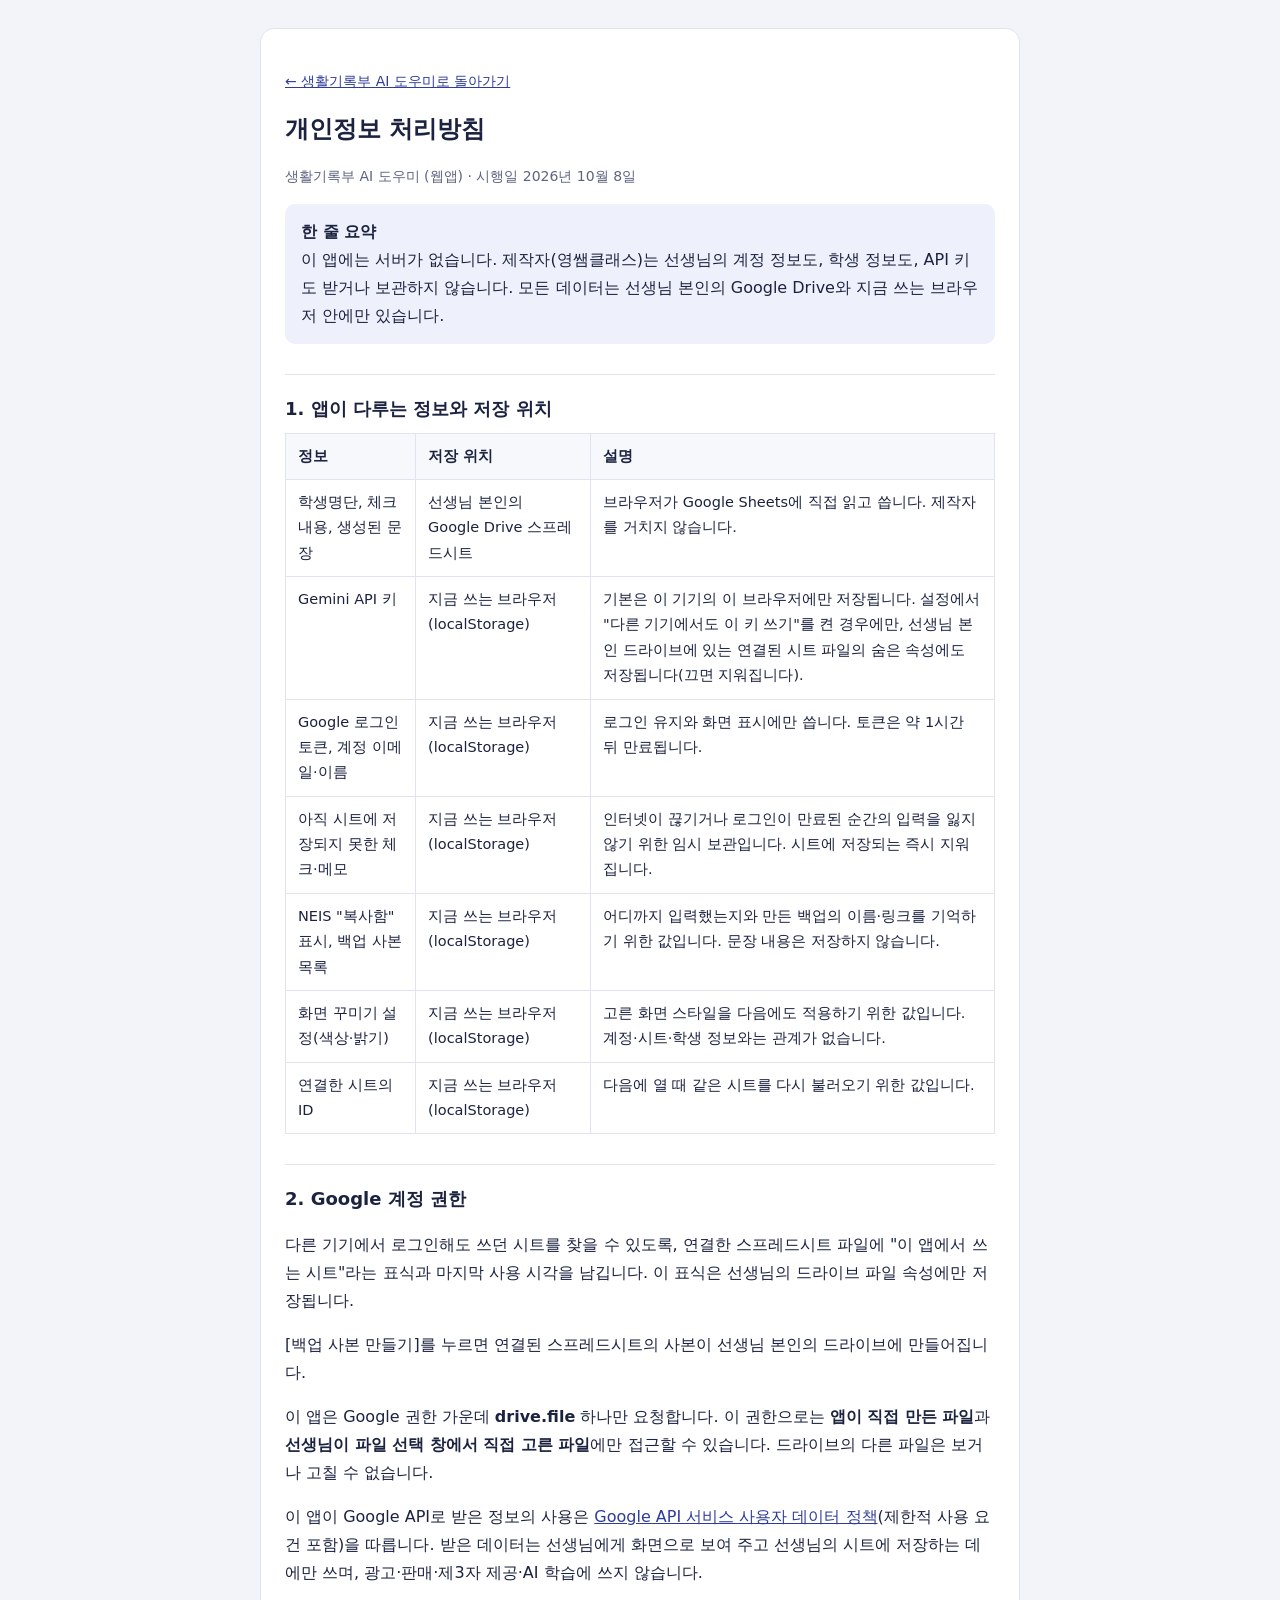
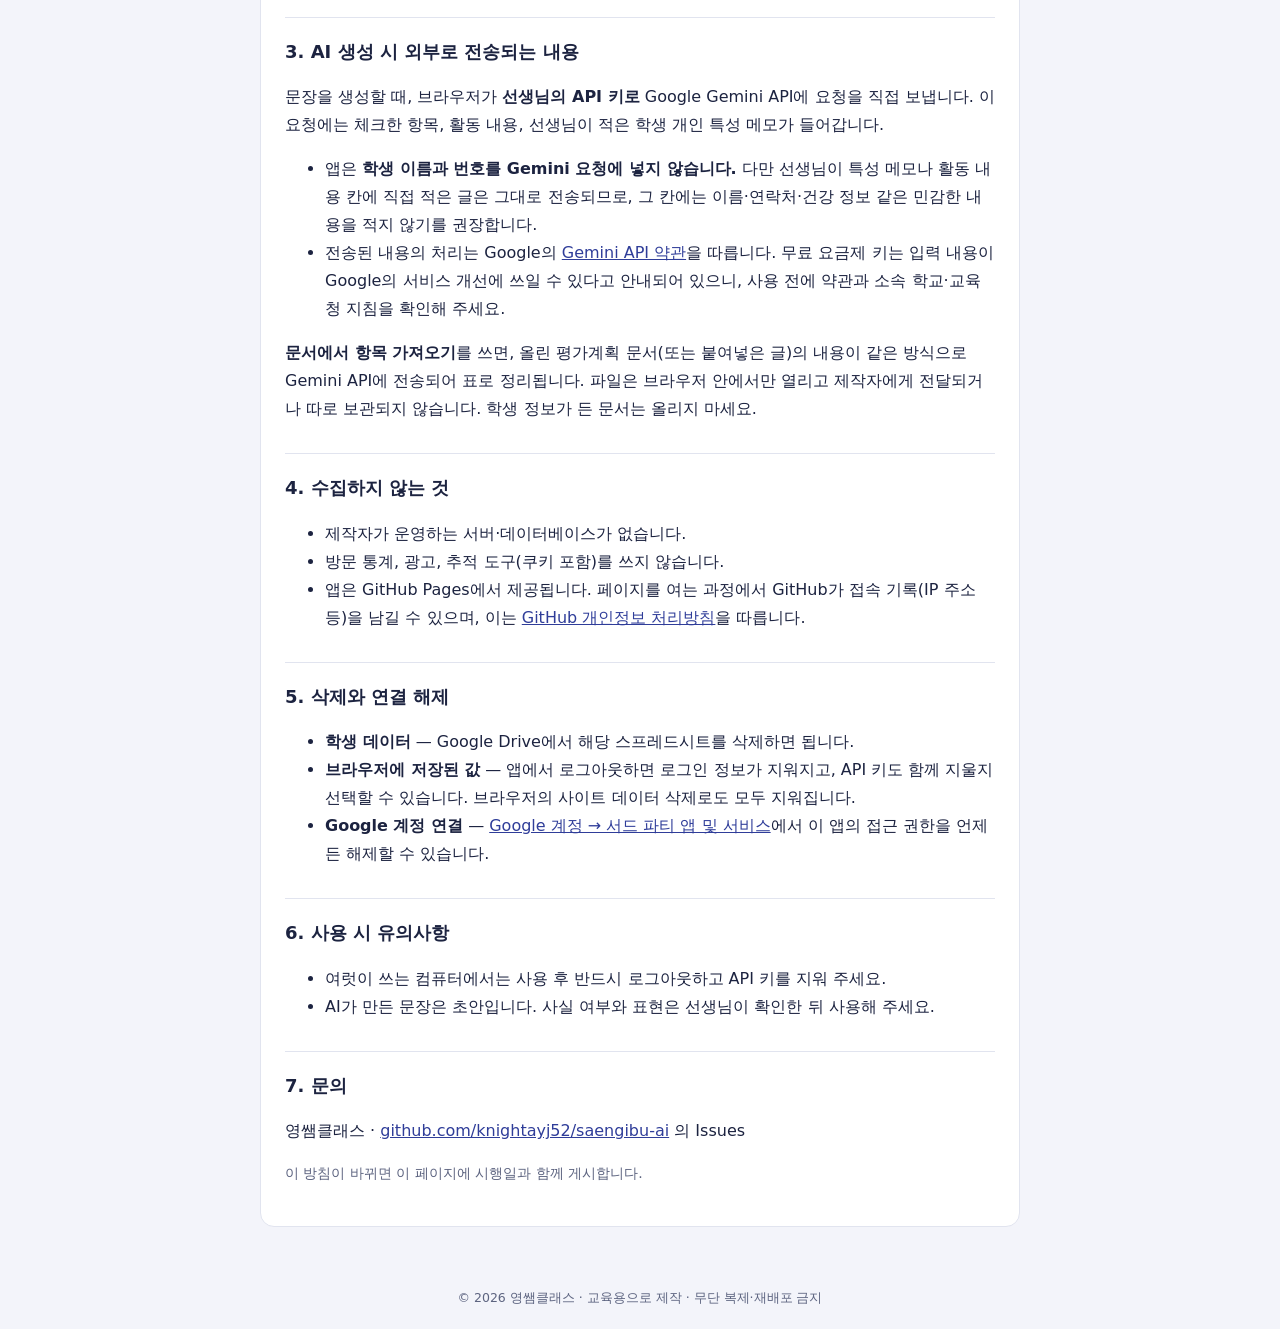
<file: privacy.html>
<!DOCTYPE html>
<!-- © 2026 영쌤클래스 · 교육용으로 제작 · 무단 복제·재배포 금지 -->
<html lang="ko">
<head>
<meta charset="utf-8">
<meta name="viewport" content="width=device-width, initial-scale=1">
<title>개인정보 처리방침 · 생활기록부 AI 도우미</title>
<meta name="author" content="영쌤클래스">
<meta name="copyright" content="© 2026 영쌤클래스 · 교육용으로 제작 · 무단 복제·재배포 금지">
<style>
body{font-family:"Pretendard","Noto Sans KR","Malgun Gothic","Apple SD Gothic Neo",system-ui,sans-serif;background:#f3f4fa;color:#1c2340;line-height:1.75;margin:0;font-size:16px}
main{max-width:760px;margin:0 auto;padding:28px 18px 40px}
.card{background:#fff;border:1px solid #e1e4ef;border-radius:14px;padding:26px 24px}
h1{font-size:24px;margin:0 0 4px}
h2{font-size:18px;margin:30px 0 8px;padding-top:18px;border-top:1px solid #e1e4ef}
.muted{color:#5d6480;font-size:14px}
.box{background:#eef0fb;border-radius:10px;padding:14px 16px;margin:16px 0}
table{border-collapse:collapse;width:100%;font-size:14.5px;margin:8px 0}
th,td{border:1px solid #e1e4ef;padding:10px 12px;text-align:left;vertical-align:top}
th{background:#f7f8fc;white-space:nowrap}
a{color:#2f3d99}
footer{text-align:center;font-size:12.5px;color:#5d6480;padding:20px 16px}
</style>
</head>
<body>
<main>
  <div class="card">
    <p class="muted"><a href="./">← 생활기록부 AI 도우미로 돌아가기</a></p>
    <h1>개인정보 처리방침</h1>
    <p class="muted">생활기록부 AI 도우미 (웹앱) · 시행일 2026년 10월 8일</p>

    <div class="box">
      <b>한 줄 요약</b><br>
      이 앱에는 서버가 없습니다. 제작자(영쌤클래스)는 선생님의 계정 정보도, 학생 정보도, API 키도 받거나 보관하지 않습니다.
      모든 데이터는 선생님 본인의 Google Drive와 지금 쓰는 브라우저 안에만 있습니다.
    </div>

    <h2>1. 앱이 다루는 정보와 저장 위치</h2>
    <table>
      <tr><th>정보</th><th>저장 위치</th><th>설명</th></tr>
      <tr><td>학생명단, 체크 내용, 생성된 문장</td><td>선생님 본인의 Google Drive 스프레드시트</td><td>브라우저가 Google Sheets에 직접 읽고 씁니다. 제작자를 거치지 않습니다.</td></tr>
      <tr><td>Gemini API 키</td><td>지금 쓰는 브라우저(localStorage)</td><td>기본은 이 기기의 이 브라우저에만 저장됩니다. 설정에서 "다른 기기에서도 이 키 쓰기"를 켠 경우에만, 선생님 본인 드라이브에 있는 연결된 시트 파일의 숨은 속성에도 저장됩니다(끄면 지워집니다).</td></tr>
      <tr><td>Google 로그인 토큰, 계정 이메일·이름</td><td>지금 쓰는 브라우저(localStorage)</td><td>로그인 유지와 화면 표시에만 씁니다. 토큰은 약 1시간 뒤 만료됩니다.</td></tr>
      <tr><td>아직 시트에 저장되지 못한 체크·메모</td><td>지금 쓰는 브라우저(localStorage)</td><td>인터넷이 끊기거나 로그인이 만료된 순간의 입력을 잃지 않기 위한 임시 보관입니다. 시트에 저장되는 즉시 지워집니다.</td></tr>
      <tr><td>NEIS "복사함" 표시, 백업 사본 목록</td><td>지금 쓰는 브라우저(localStorage)</td><td>어디까지 입력했는지와 만든 백업의 이름·링크를 기억하기 위한 값입니다. 문장 내용은 저장하지 않습니다.</td></tr>
      <tr><td>화면 꾸미기 설정(색상·밝기)</td><td>지금 쓰는 브라우저(localStorage)</td><td>고른 화면 스타일을 다음에도 적용하기 위한 값입니다. 계정·시트·학생 정보와는 관계가 없습니다.</td></tr>
      <tr><td>연결한 시트의 ID</td><td>지금 쓰는 브라우저(localStorage)</td><td>다음에 열 때 같은 시트를 다시 불러오기 위한 값입니다.</td></tr>
    </table>

    <h2>2. Google 계정 권한</h2>
    <p>다른 기기에서 로그인해도 쓰던 시트를 찾을 수 있도록, 연결한 스프레드시트 파일에 "이 앱에서 쓰는 시트"라는 표식과 마지막 사용 시각을 남깁니다. 이 표식은 선생님의 드라이브 파일 속성에만 저장됩니다.</p>
    <p>[백업 사본 만들기]를 누르면 연결된 스프레드시트의 사본이 선생님 본인의 드라이브에 만들어집니다.</p>
    <p>이 앱은 Google 권한 가운데 <b>drive.file</b> 하나만 요청합니다. 이 권한으로는 <b>앱이 직접 만든 파일</b>과 <b>선생님이 파일 선택 창에서 직접 고른 파일</b>에만 접근할 수 있습니다. 드라이브의 다른 파일은 보거나 고칠 수 없습니다.</p>
    <p>이 앱이 Google API로 받은 정보의 사용은 <a href="https://developers.google.com/terms/api-services-user-data-policy" target="_blank" rel="noopener">Google API 서비스 사용자 데이터 정책</a>(제한적 사용 요건 포함)을 따릅니다. 받은 데이터는 선생님에게 화면으로 보여 주고 선생님의 시트에 저장하는 데에만 쓰며, 광고·판매·제3자 제공·AI 학습에 쓰지 않습니다.</p>

    <h2>3. AI 생성 시 외부로 전송되는 내용</h2>
    <p>문장을 생성할 때, 브라우저가 <b>선생님의 API 키로</b> Google Gemini API에 요청을 직접 보냅니다. 이 요청에는 체크한 항목, 활동 내용, 선생님이 적은 학생 개인 특성 메모가 들어갑니다.</p>
    <ul>
      <li>앱은 <b>학생 이름과 번호를 Gemini 요청에 넣지 않습니다.</b> 다만 선생님이 특성 메모나 활동 내용 칸에 직접 적은 글은 그대로 전송되므로, 그 칸에는 이름·연락처·건강 정보 같은 민감한 내용을 적지 않기를 권장합니다.</li>
      <li>전송된 내용의 처리는 Google의 <a href="https://ai.google.dev/gemini-api/terms" target="_blank" rel="noopener">Gemini API 약관</a>을 따릅니다. 무료 요금제 키는 입력 내용이 Google의 서비스 개선에 쓰일 수 있다고 안내되어 있으니, 사용 전에 약관과 소속 학교·교육청 지침을 확인해 주세요.</li>
    </ul>

    <p><b>문서에서 항목 가져오기</b>를 쓰면, 올린 평가계획 문서(또는 붙여넣은 글)의 내용이 같은 방식으로 Gemini API에 전송되어 표로 정리됩니다. 파일은 브라우저 안에서만 열리고 제작자에게 전달되거나 따로 보관되지 않습니다. 학생 정보가 든 문서는 올리지 마세요.</p>

    <h2>4. 수집하지 않는 것</h2>
    <ul>
      <li>제작자가 운영하는 서버·데이터베이스가 없습니다.</li>
      <li>방문 통계, 광고, 추적 도구(쿠키 포함)를 쓰지 않습니다.</li>
      <li>앱은 GitHub Pages에서 제공됩니다. 페이지를 여는 과정에서 GitHub가 접속 기록(IP 주소 등)을 남길 수 있으며, 이는 <a href="https://docs.github.com/ko/site-policy/privacy-policies/github-general-privacy-statement" target="_blank" rel="noopener">GitHub 개인정보 처리방침</a>을 따릅니다.</li>
    </ul>

    <h2>5. 삭제와 연결 해제</h2>
    <ul>
      <li><b>학생 데이터</b> — Google Drive에서 해당 스프레드시트를 삭제하면 됩니다.</li>
      <li><b>브라우저에 저장된 값</b> — 앱에서 로그아웃하면 로그인 정보가 지워지고, API 키도 함께 지울지 선택할 수 있습니다. 브라우저의 사이트 데이터 삭제로도 모두 지워집니다.</li>
      <li><b>Google 계정 연결</b> — <a href="https://myaccount.google.com/permissions" target="_blank" rel="noopener">Google 계정 → 서드 파티 앱 및 서비스</a>에서 이 앱의 접근 권한을 언제든 해제할 수 있습니다.</li>
    </ul>

    <h2>6. 사용 시 유의사항</h2>
    <ul>
      <li>여럿이 쓰는 컴퓨터에서는 사용 후 반드시 로그아웃하고 API 키를 지워 주세요.</li>
      <li>AI가 만든 문장은 초안입니다. 사실 여부와 표현은 선생님이 확인한 뒤 사용해 주세요.</li>
    </ul>

    <h2>7. 문의</h2>
    <p>영쌤클래스 · <a href="https://github.com/knightayj52/saengibu-ai/issues" target="_blank" rel="noopener">github.com/knightayj52/saengibu-ai</a> 의 Issues</p>
    <p class="muted">이 방침이 바뀌면 이 페이지에 시행일과 함께 게시합니다.</p>
  </div>
</main>
<footer>© 2026 영쌤클래스 · 교육용으로 제작 · 무단 복제·재배포 금지</footer>
</body>
</html>
</file>
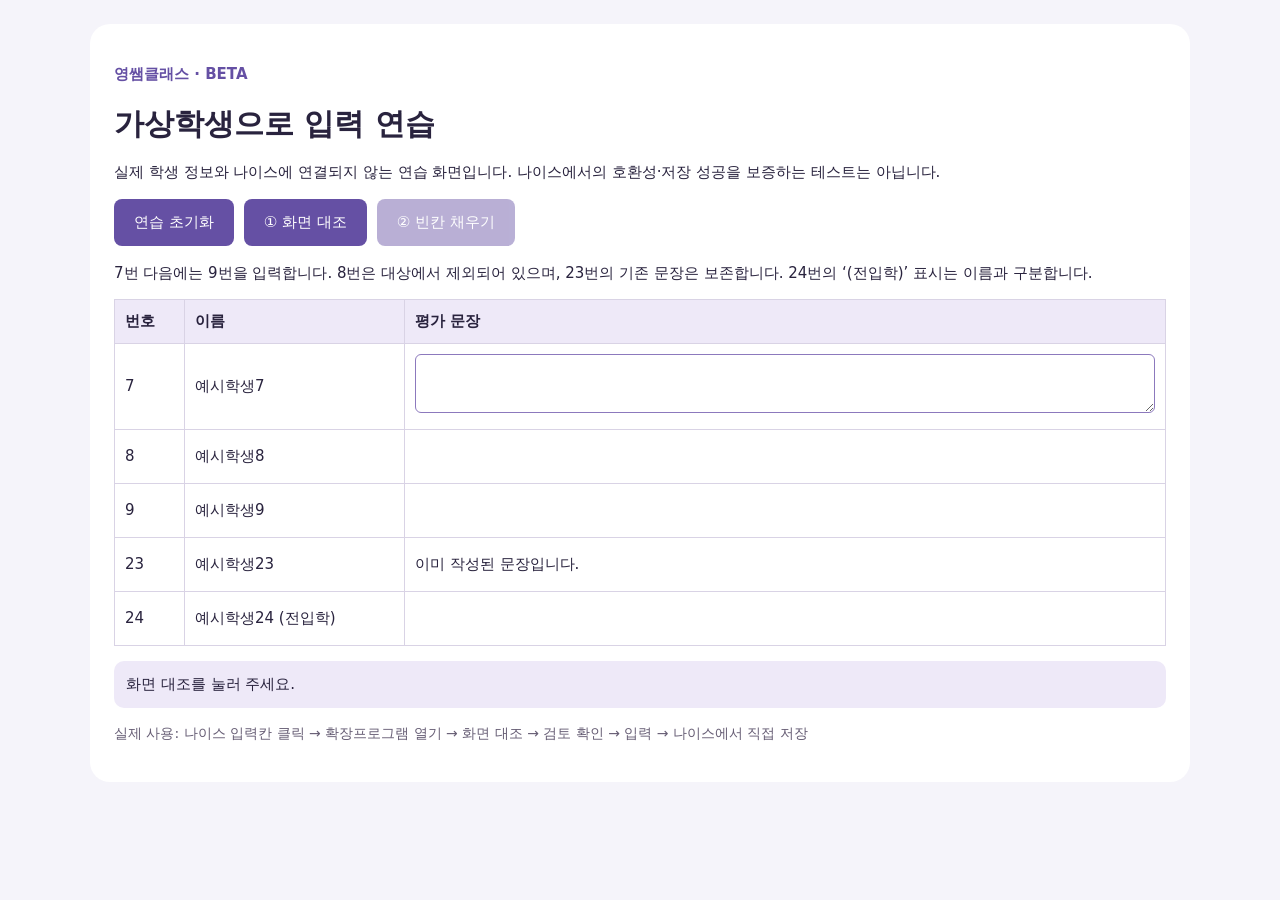
<file: neis-extension/demo.html>
<!doctype html><html lang="ko"><meta charset="utf-8"><title>가상학생으로 입력 연습</title><link rel="stylesheet" href="demo.css"><body><main><p class="brand">영쌤클래스 · BETA</p><h1>가상학생으로 입력 연습</h1><p>실제 학생 정보와 나이스에 연결되지 않는 연습 화면입니다. 나이스에서의 호환성·저장 성공을 보증하는 테스트는 아닙니다.</p><div class="controls"><button id="reset">연습 초기화</button><button id="scan">① 화면 대조</button><button id="fill" disabled>② 빈칸 채우기</button></div><p>7번 다음에는 9번을 입력합니다. 8번은 대상에서 제외되어 있으며, 23번의 기존 문장은 보존합니다. 24번의 ‘(전입학)’ 표시는 이름과 구분합니다.</p><table><thead><tr><th>번호</th><th>이름</th><th>평가 문장</th></tr></thead><tbody id="students"></tbody></table><p id="result" role="status">화면 대조를 눌러 주세요.</p><p class="note">실제 사용: 나이스 입력칸 클릭 → 확장프로그램 열기 → 화면 대조 → 검토 확인 → 입력 → 나이스에서 직접 저장</p></main><script src="engine.js"></script><script src="demo.js"></script></body></html>
</file>
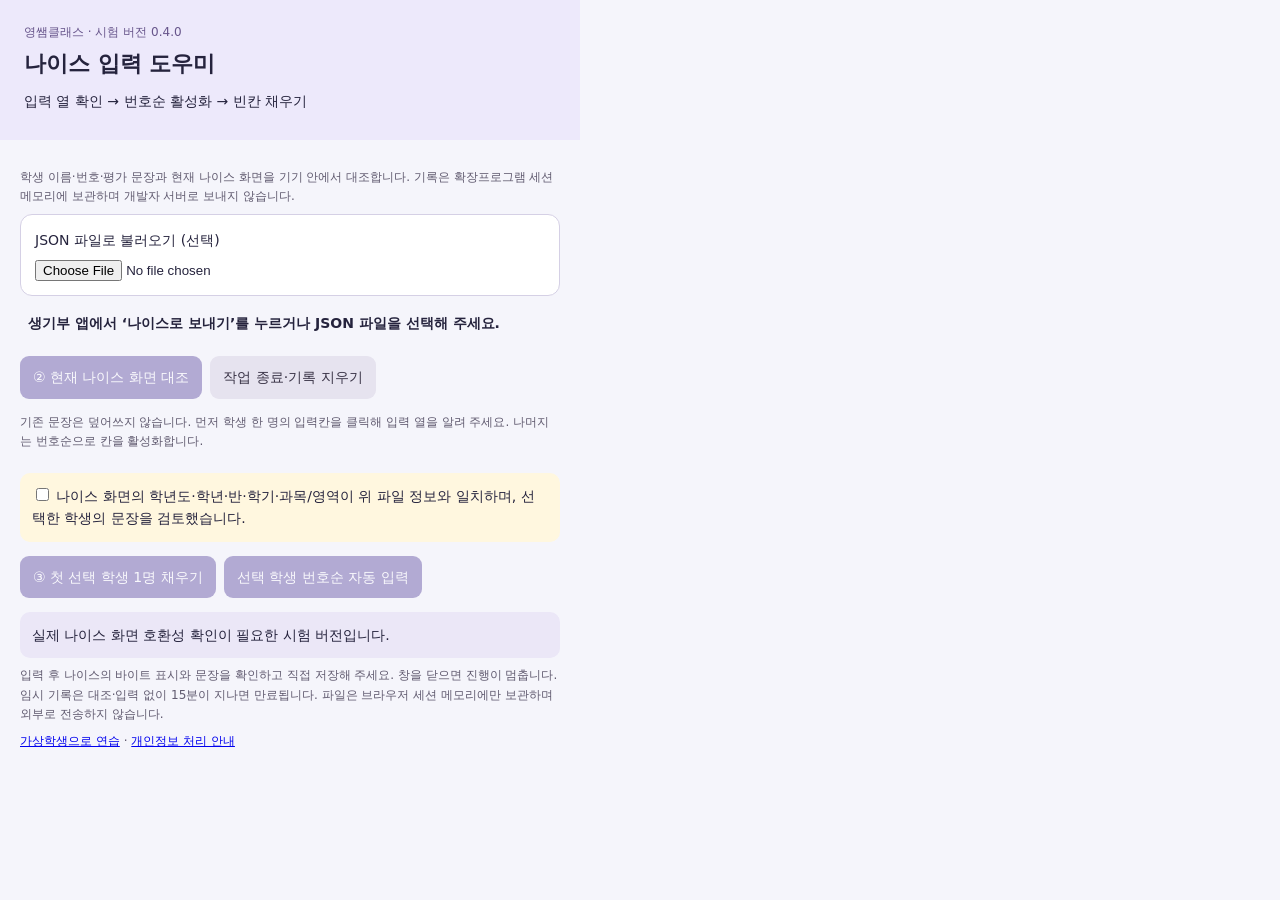
<file: neis-extension/popup.html>
<!doctype html><html lang="ko"><meta charset="utf-8"><title>나이스 입력 도우미</title><link rel="stylesheet" href="popup.css">
<body><header><span>영쌤클래스 · 시험 버전 0.4.0</span><h1>나이스 입력 도우미</h1><p>입력 열 확인 → 번호순 활성화 → 빈칸 채우기</p></header>
<main><p class="note">학생 이름·번호·평가 문장과 현재 나이스 화면을 기기 안에서 대조합니다. 기록은 확장프로그램 세션 메모리에 보관하며 개발자 서버로 보내지 않습니다.</p><label class="file">JSON 파일로 불러오기 (선택) <input id="file" type="file" accept=".json,application/json"></label>
<p id="context">생기부 앱에서 ‘나이스로 보내기’를 누르거나 JSON 파일을 선택해 주세요.</p>
<div class="actions"><button id="scan" disabled>② 현재 나이스 화면 대조</button><button id="clear" class="quiet">작업 종료·기록 지우기</button></div>
<p class="note">기존 문장은 덮어쓰지 않습니다. 먼저 학생 한 명의 입력칸을 클릭해 입력 열을 알려 주세요. 나머지는 번호순으로 칸을 활성화합니다.</p>
<p id="retention" class="note"></p><div id="contextCheck" aria-live="polite"></div><div id="list"></div>
<label class="confirm"><input id="confirm" type="checkbox"> 나이스 화면의 학년도·학년·반·학기·과목/영역이 위 파일 정보와 일치하며, 선택한 학생의 문장을 검토했습니다.</label>
<div class="actions"><button id="test" disabled>③ 첫 선택 학생 1명 채우기</button><button id="fill" disabled>선택 학생 번호순 자동 입력</button><button id="stop" hidden class="quiet">중지</button></div>
<p id="status" role="status" aria-live="polite">실제 나이스 화면 호환성 확인이 필요한 시험 버전입니다.</p>
<p class="note">입력 후 나이스의 바이트 표시와 문장을 확인하고 직접 저장해 주세요. 창을 닫으면 진행이 멈춥니다. 임시 기록은 대조·입력 없이 15분이 지나면 만료됩니다. 파일은 브라우저 세션 메모리에만 보관하며 외부로 전송하지 않습니다.</p>
<p class="note"><a href="demo.html" target="_blank">가상학생으로 연습</a> · <a href="https://knightayj52.github.io/saengibu-ai/neis-privacy.html" target="_blank" rel="noopener">개인정보 처리 안내</a></p></main><script src="core.js"></script><script src="context.js"></script><script src="popup.js"></script></body></html>
</file>
<file: ui.css>
/* 영쌤클래스 · 기록에 집중하는 작업 공간 */
:root{--ink:#243b38;--sub:#62736f;--line:#dfe7e2;--bg:#f5f7f4;--card:#fff;--navy:#226558;--navy2:#184f44;--accent:#d8aa57;--ok:#247257;--r:18px;--brand:var(--navy)}
body{letter-spacing:-.025em;word-break:keep-all;overflow-wrap:anywhere}
button,input,textarea,select{letter-spacing:inherit}
button,a,input,textarea,select,summary{-webkit-tap-highlight-color:transparent}
:focus-visible{outline:3px solid #d6a84e!important;outline-offset:4px}
input:focus,select:focus,textarea:focus{outline:3px solid #dceee7;border-color:var(--navy)}
.skip-link{position:fixed;left:20px;top:-100px;z-index:100;background:var(--navy);color:#fff;padding:12px 20px;border-radius:8px}
.skip-link:focus{top:12px}
.top{min-height:82px;background:#fff;color:var(--ink);border-bottom:1px solid var(--line);padding:16px 36px;gap:20px}
.brand{gap:12px}.brand .logo{display:grid;place-items:center;width:42px;height:46px;background:var(--navy);border-radius:13px;color:white}.brand .logo svg{width:25px;height:25px}
.brand b{font-size:18px;letter-spacing:-.04em}.brand small{color:var(--sub);opacity:1;font-size:11px;letter-spacing:.04em}
.top .btn.ghost{color:var(--sub);border-color:var(--line)}.top .btn.ghost:hover{background:var(--bg)}
#saveState{background:#eaf4ee;color:var(--navy)}#saveState.bad{color:#fff}
main{max-width:1160px;padding:38px 32px 56px}
.card{padding:26px;border-color:var(--line);box-shadow:0 3px 10px #243b3803;margin-bottom:20px}
.card h2{font-size:20px;letter-spacing:-.04em}.card h3{font-size:16px}.muted{line-height:1.8}
.btn{border-radius:10px;padding:11px 19px;transition:background .15s,box-shadow .15s}
.btn:not(.line):not(.ghost):not(.danger):not(.google){box-shadow:0 3px 6px #22655816}
.btn.line:hover{background:#edf5f0}.btn.google{border-color:#d2ddd6;font-size:15px;padding:14px 24px;box-shadow:0 3px 9px #243b3808}
.btn.google:hover{background:#f0f6f2}.btn.sm{min-height:38px}.xbtn{min-width:38px}
input[type=text],input[type=password],select,textarea{border-color:#d4dfd8;border-width:1px;background:#fff;border-radius:10px}
label.f{margin-top:22px;color:var(--ink)}
.page-heading{margin:0 0 26px}.eyebrow{font-size:11px;color:var(--navy);font-weight:800;letter-spacing:.15em;margin:0 0 9px}
.page-heading h1{font-size:30px;line-height:1.35;margin:0 0 7px;letter-spacing:-.055em}.page-heading p:last-child{margin:0;color:var(--sub);font-size:14px}
.welcome-grid{display:grid;grid-template-columns:1.05fr 1fr;gap:52px;align-items:center;padding:24px 0 42px}
.welcome-copy h1{font-size:43px;line-height:1.35;font-weight:750;letter-spacing:-.065em;margin:18px 0}
.welcome-copy h1 em{font-style:normal;color:var(--navy)}
.welcome-copy .intro{max-width:420px;color:var(--sub);font-size:16px;line-height:1.9;margin-bottom:28px}
.welcome-copy .login-hint{font-size:12px;color:var(--sub);margin:12px 0 0}
.welcome-label{display:inline-flex;align-items:center;gap:8px;border:1px solid #d6e4db;border-radius:99px;padding:5px 12px;color:var(--navy);font-size:12px;font-weight:700;background:#edf4ed}
.welcome-label::before{content:'';width:6px;height:6px;border-radius:50%;background:#508d6e}
.record-scene{position:relative;padding:30px 24px;background:#e8eee3;border-radius:28px;min-width:0}
.record-scene::before{content:'';position:absolute;width:120px;height:120px;background:#d5e1ce;border-radius:50%;right:22px;top:22px}
.sample-record{position:relative;transform:rotate(-2deg);background:#fffefa;border:1px solid #dce2d6;border-radius:16px;padding:26px;box-shadow:0 16px 35px #344c3212}
.record-top{display:flex;justify-content:space-between;align-items:center;gap:12px;font-size:11px;color:var(--sub);letter-spacing:.03em}
.record-top strong{font-size:12px;color:var(--navy)}.sample-record h2{font-size:22px;margin:22px 0 4px;letter-spacing:-.055em}.sample-record .sample-sub{font-size:12px;color:var(--sub);margin:0 0 20px}
.sample-checks{display:grid;gap:8px;font-size:13px}.sample-checks div{padding:9px 12px;background:#f2f6ee;border-radius:8px;display:flex;gap:9px;align-items:center}.sample-checks span{color:var(--navy);font-weight:800}
.sample-arrow{text-align:center;color:#769176;padding:9px;font-size:20px}
.sample-output{border:1px solid #e1e6dc;border-radius:10px;padding:15px;background:#fff}.sample-output b{color:var(--navy);font-size:12px}.sample-output p{font-size:13px;line-height:1.9;margin:7px 0 0;color:#52615a}.sample-output mark{background:#e8f1df;color:inherit;padding:1px 2px}
.sample-note{font-size:11px;color:var(--sub);text-align:center;margin:18px 0 0}
.flow-overview{display:grid;grid-template-columns:repeat(3,1fr);gap:0;border:1px solid var(--line);border-radius:16px;background:white;margin:0 0 24px}
.flow-overview article{padding:24px}.flow-overview article+article{border-left:1px solid var(--line)}.flow-overview span{font-size:11px;font-weight:800;color:var(--navy);letter-spacing:.1em}.flow-overview h2{font-size:16px;margin:8px 0 5px}.flow-overview p{font-size:13px;color:var(--sub);line-height:1.8;margin:0}
.welcome-details{border:1px solid var(--line);border-radius:14px;padding:18px 22px;background:#eef2ec;font-size:13px}.welcome-details summary{cursor:pointer;color:var(--ink);font-weight:650}.welcome-details .points{max-width:none;margin-top:12px;font-size:13px}.welcome-details .points li{border-color:#d6dfd2}
.welcome-privacy{text-align:center;font-size:12px;margin:18px 0 0;color:var(--sub)}
#nav{gap:5px;padding:10px 24px;background:#fff}#nav button{border:0;border-radius:10px;padding:11px 12px;font-size:13px;color:var(--sub);text-align:left;display:flex;align-items:center;gap:10px}#nav button.on{color:var(--navy);background:#eaf2eb;font-weight:800}#nav button:hover{background:#f1f5ef}#nav button.on::after{content:'';width:6px;height:6px;border-radius:50%;background:var(--navy);margin-left:auto}.nav-icon{font-size:12px;width:22px;flex:none;text-align:center;font-weight:700;letter-spacing:0}
.nav-group{font-size:10px;font-weight:750;color:#79887c;letter-spacing:.1em;margin:16px 12px 6px}.nav-foot{color:var(--sub);font-size:11px;line-height:1.8;padding:20px 12px;margin-top:auto;border-top:1px solid var(--line)}
#banner{background:#fbf5e7;border-color:#eee1bf;font-size:13px}
.home-intro{display:flex;gap:22px;justify-content:space-between;align-items:center;border:1px solid #d6e2d4;border-radius:18px;padding:24px 28px;background:#eaf1e6;margin-bottom:22px}.home-intro h2{font-size:22px;margin:0 0 6px;letter-spacing:-.045em}.home-intro p{font-size:13px;color:#5b705f;margin:0}.home-intro .home-symbol{font-size:36px;color:#628463;flex:none}
#homeSummary{grid-template-columns:repeat(5,minmax(0,1fr));gap:0;margin:22px 0 0}#homeSummary .summary-item{padding:0 16px;border-left:1px solid var(--line);min-width:0}#homeSummary .summary-item:first-child{padding-left:0;border-left:0}#homeSummary dt{font-size:11px;margin-bottom:7px}#homeSummary dd{font-size:13px;word-break:normal;overflow-wrap:anywhere}#homeSummary .summary-item:first-child dd{font-size:22px;color:var(--navy)}
.sheet-details{font-size:12px;color:var(--sub);margin-top:20px;padding-top:14px;border-top:1px solid var(--line)}.sheet-details summary{cursor:pointer}.chip{font-size:11px}.chip.on{background:#f1f7ef;color:#45704e;border-color:#d7e5d3}
.steps{gap:12px}.step{border:1px solid var(--line);padding:18px;line-height:1.8;font-size:13px;border-radius:12px}.step b{font-size:15px;margin-bottom:7px}.step .st{font-size:11px}.step.done,button.step.done{background:#f4f8f1;border-color:#d7e5d3}button.step.now{border:1.5px solid var(--navy);background:#eaf3ed;box-shadow:0 2px 8px #2265580a}.step.now .st{color:var(--navy)}
.tabs{padding:5px;background:#f1f4f0;border-radius:12px;gap:4px}.tabs button{border:0;border-radius:8px;color:#657568;min-height:43px;font-size:14px}.tabs button.on{background:var(--navy);box-shadow:0 2px 5px #1a4b3515}
.seg{border:1px solid var(--line);border-radius:10px}.seg button{min-height:42px}.chipbar button.on,.opt:has(input:checked){background:#edf5ed}.item.on,.sb.on{background:#ecf4e8}.item{padding:13px 15px}.crit{padding:16px}.crit .dom{font-size:13px}.lv{padding:12px;line-height:1.7}.lv .bd{background:#edf1e9}.lv.on.l0,.sb.on.l0{background:#e5f2e4}.lv.on.l1,.sb.on.l1{background:#fbf4df}.lv.on.l2,.sb.on.l2{background:#fbeae4}
.rcard{padding:20px;border-color:var(--line)}.rcard textarea{line-height:1.9;padding:15px}.trait,.keyguide{background:#f4f6f1;border-color:var(--line)}.draftnote{background:#fbf6e8;border-color:#eadfc3;color:#77623d;font-size:13px;padding:13px 17px}.msg.info{background:#edf4f1;color:#315e53;border-color:#d3e3db}.msg.ok{background:#eef7e9;border-color:#d1e4ca}.srow{padding:14px 0}.srow.head{padding-top:20px}.bar{background:#e5ebdf}
footer{font-size:11px;padding:18px 24px 28px}.stickybar{top:12px;box-shadow:0 5px 18px #243b3809;z-index:20}.toolbar{gap:12px}
@media(min-width:1100px){
 body.in-app .top{position:sticky;top:0;z-index:30;padding-left:28px;height:82px}
 body.in-app .stickybar{top:94px}
 body.in-app .config-toolbar{top:82px!important}
 body.in-app #nav{position:fixed;left:0;top:82px;bottom:0;width:218px;padding:22px 16px;flex-direction:column;border-right:1px solid var(--line);border-bottom:0;overflow-y:auto;z-index:25}
 body.in-app main{width:calc(100% - 218px);max-width:1320px;margin-left:218px;margin-right:auto;padding:32px 40px 56px}
 body.in-app footer,body.in-app #banner{margin-left:218px}
 body.in-app #nav button[data-view=settings]{margin-top:12px}
}
@media(min-width:1600px){body.in-app main{margin-left:calc(218px + (100% - 1538px)/2)}}
@media(max-width:1099px){.nav-group,.nav-foot{display:none}#nav button.on::after{display:none}#nav{scrollbar-width:thin;padding:9px 20px;gap:4px}#nav button{flex:none}.nav-icon{width:18px}.welcome-grid{gap:28px}.welcome-copy h1{font-size:36px}#homeSummary{grid-template-columns:repeat(3,minmax(0,1fr));row-gap:20px}#homeSummary .summary-item:nth-child(4){padding-left:0;border-left:0}}
@media(max-width:760px){.top{padding:14px 20px;min-height:76px}.brand b{font-size:16px}.brand small{display:block;font-size:10px}.brand .logo{width:36px;height:40px}.brand{gap:9px}main{padding:26px 20px 38px}.card{padding:20px;border-radius:14px}.welcome-grid{grid-template-columns:1fr;gap:28px;padding:12px 0 30px}.welcome-copy h1{font-size:37px;margin:16px 0}.welcome-copy .intro{max-width:none;font-size:15px}.welcome-copy .btn.google{width:100%;justify-content:center}.record-scene{padding:22px 26px;max-width:520px;width:100%;margin:0 auto}.sample-record{padding:22px}.flow-overview article{padding:18px}.flow-overview h2{font-size:14px}.flow-overview p{font-size:12px}.page-heading h1{font-size:25px}.page-heading{margin-bottom:22px}.home-intro{padding:21px}.home-intro h2{font-size:20px}.home-symbol{display:none}.step .st{float:none;display:block;margin:0 0 5px}.stickybar{top:8px}.opts.c2{grid-template-columns:1fr}.tabs button{font-size:13px}.srow{row-gap:10px}#userBox{gap:5px}#saveState{font-size:11px;padding:3px 6px}.brand b{white-space:nowrap}#nav{padding:8px 14px}.welcome-details{padding:16px}}
@media(max-width:480px){.top{padding:12px 14px;gap:8px}.brand b{font-size:14px}.brand .logo{width:30px;height:36px}.brand small{font-size:9px}main{padding:24px 15px 36px}.welcome-copy h1{font-size:33px}.welcome-label{font-size:11px}.flow-overview{grid-template-columns:1fr}.flow-overview article{padding:17px 20px}.flow-overview article+article{border-left:0;border-top:1px solid var(--line)}.flow-overview h2{display:inline;margin-left:10px;font-size:15px}.flow-overview p{margin:6px 0 0}.record-scene{padding:20px 18px}.sample-record{padding:20px}.card{padding:17px}#homeSummary{grid-template-columns:1fr 1fr}#homeSummary .summary-item{padding:0 12px}#homeSummary .summary-item:nth-child(odd){padding-left:0;border-left:0}#homeSummary .summary-item:nth-child(4){padding-left:12px;border-left:1px solid var(--line)}.row>input{min-width:140px}.top .btn.sm{font-size:11px;padding:6px 8px}#saveState{max-width:100px;white-space:normal}.home-intro{padding:18px}.home-intro h2{font-size:18px}.tabs button{font-size:12px}.btn{font-size:14px}.opts.c3{grid-template-columns:1fr}}
@media(prefers-reduced-motion:reduce){*,*::before,*::after{scroll-behavior:auto!important;transition:none!important}.sample-record{transform:none}}
@media print{.top,#nav,#banner,footer,.skip-link,.page-heading,.stickybar{display:none!important}body.in-app main,main{width:100%;max-width:none;margin:0;padding:0}.card{box-shadow:none;break-inside:avoid}body{background:#fff}}
</file>
<file: appearance.css>
/* Theme tokens are applied by appearance.js. Fallbacks keep the UI usable without JS. */
:root{--ink:#262b39;--sub:#636b7e;--bg:#f9f8fd;--card:#fff;--line:#e1e3eb;--navy:#7255c5;--navy2:#5940a0;--brand:var(--navy);--action:#7255c5;--action-ink:#fff;--action-hover:#654aaf;--soft:#f4f1fa;--soft-strong:#e9e4f6;--surface:#f5f6fa;--glow:#e9e2f6;--glow-alt:#eeebf7;--scene:#eeebfa;--scene-orb:#e4ddf3;--shadow:0 18px 55px #35345a0c;--ok-bg:#edf6ef;--warn-bg:#fbf4e4;--warn-ink:#78571b;--bad-bg:#fcedef}
body{background:var(--bg);background-attachment:fixed}
html[data-texture=glow] body{background-image:radial-gradient(ellipse at 90% 0%,var(--glow),transparent 52%),radial-gradient(ellipse at 5% 95%,var(--glow-alt),transparent 45%)}
.top,#nav{background:var(--card)}
.top{border-color:var(--line)}
.top-actions{display:flex;align-items:center;gap:14px;margin-left:auto}
.appearance-trigger{display:inline-flex;align-items:center;gap:8px;font:inherit;font-size:13px;font-weight:650;white-space:nowrap;border:1px solid var(--line);color:var(--ink);background:var(--surface);border-radius:99px;padding:9px 14px;min-height:40px;cursor:pointer}
.appearance-trigger svg{width:17px;height:17px;color:var(--navy)}
.appearance-trigger:hover{border-color:var(--navy);background:var(--soft)}
.brand .logo{background:var(--action);color:var(--action-ink);box-shadow:0 5px 16px var(--soft-strong)}
.btn{background:var(--action);border-color:var(--action);color:var(--action-ink)}
.btn:hover{background:var(--action-hover);border-color:var(--action-hover)}
.btn.line,.btn.google,.navbtn,.xbtn{background:var(--card);border-color:var(--line);color:var(--navy)}
.btn.line:hover,.btn.google:hover,.navbtn:hover{background:var(--soft);border-color:var(--navy)}
.btn.google{color:var(--ink);box-shadow:var(--shadow)}
.btn.ghost,.top .btn.ghost{color:var(--sub);border-color:var(--line);background:transparent}
.btn.danger,.xbtn{color:var(--bad);border-color:var(--bad);background:var(--card)}
.btn.danger:hover,.xbtn:hover{background:var(--bad-bg);color:var(--bad)}
input[type=text],input[type=password],select,textarea{background:var(--card);border-color:var(--line);color:var(--ink)}
input::placeholder,textarea::placeholder{color:var(--sub);opacity:.85}
input[type=checkbox],input[type=radio],input[type=range]{accent-color:var(--navy)}
:focus-visible{outline-color:var(--navy)!important}
input:focus,select:focus,textarea:focus{outline-color:var(--soft-strong);border-color:var(--navy)}
.card{box-shadow:0 4px 24px #20234004}
.welcome-label{background:var(--soft);border-color:var(--line)}
.welcome-label::before{background:var(--navy)}
.record-scene{background:var(--scene);border:1px solid var(--line);box-shadow:var(--shadow)}
.record-scene::before{background:var(--scene-orb)}
.sample-record{background:var(--card);border-color:var(--line);box-shadow:var(--shadow);transform:rotate(-1.3deg)}
.sample-checks div{background:var(--surface)}
.sample-output{background:var(--card);border-color:var(--line)}
.sample-output p,.sample-arrow{color:var(--sub)}
.sample-output mark{background:var(--soft-strong);color:var(--ink)}
.flow-overview{background:var(--card);box-shadow:var(--shadow)}
.welcome-details{background:var(--surface)}
.welcome-details .points li{border-color:var(--line)}
.nav-group{color:var(--sub)}
#nav button.on,#nav button:hover{background:var(--soft)}
.home-intro{background:linear-gradient(110deg,var(--card),var(--soft));border-color:var(--line)}
.home-intro p,.home-intro .home-symbol{color:var(--sub)}
.chip,.tabs,.trait,.keyguide,.cfpaste,.lv .bd,.bar{background:var(--surface);border-color:var(--line)}
.chip.on,.step.done,button.step.done,.ncard.done{background:var(--ok-bg);border-color:var(--line);color:var(--ok)}
button.step{background:var(--card)}
button.step.now{background:var(--soft);border-color:var(--navy);box-shadow:none}
.tabs button,.seg button,.chipbar button,.opt,.crit,.lv,.item,.acc,.sb,.rcard,.ncard,.cfpv,.cfcard,.gres{background:var(--card);border-color:var(--line);color:var(--ink)}
.tabs button.on,.seg button.on,.lv.on .bd{background:var(--action);border-color:var(--action);color:var(--action-ink)}
.tabs button.on{box-shadow:none}
.item.on,.sb.on,.chipbar button.on,.opt:has(input:checked){background:var(--soft);border-color:var(--navy)}
.item.pos:not(.on),.acc.pos:not(.open){background:var(--ok-bg)}
.item.grow:not(.on),.acc.grow:not(.open),.item .memo input{background:var(--warn-bg)}
.acc.open,.lv.on{border-color:var(--navy)}
.lv.on.l0,.sb.on.l0,.cfl.lv0 .bd{background:var(--ok-bg)}
.lv.on.l1,.sb.on.l1,.cfl.lv1 .bd{background:var(--warn-bg)}
.lv.on.l2,.sb.on.l2,.cfl.lv2 .bd{background:var(--bad-bg)}
.rcard.dirty{border-color:var(--accent)}
.draftnote,.cfprev,#banner,.tag,.bchip.short,.bchip.long{background:var(--warn-bg);border-color:var(--line);color:var(--warn-ink)}
.msg.info{background:var(--soft);border-color:var(--line);color:var(--navy)}
.msg.ok,.bchip.good,.cfpv p.src,#saveState{background:var(--ok-bg);border-color:var(--line);color:var(--ok)}
.msg.err,.rcard.err,.cfpv p.bad,.bchip.bad{background:var(--bad-bg);border-color:var(--bad);color:var(--bad)}
.rerr{color:var(--bad)}
.cfpv mark{background:var(--warn-bg);color:var(--warn-ink)}
#saveState.bad{background:var(--bad-bg);color:var(--bad)}
#busy{background:var(--bg);opacity:.96}
#toast{background:var(--ink);color:var(--card)}
.spinner{border-color:var(--line);border-top-color:var(--navy)}
.appearance-settings-row{display:flex;align-items:center;justify-content:space-between;gap:20px}
.appearance-settings-row p{margin:5px 0 0}
.appearance-open{overflow:hidden}
.appearance-dialog{inset:0 0 0 auto;margin:0;width:530px;max-width:100%;height:100dvh;max-height:100dvh;border:0;border-left:1px solid var(--line);padding:0;background:var(--card);color:var(--ink);box-shadow:-20px 0 80px #10102525;overflow:hidden}
.appearance-dialog[open]{display:flex;flex-direction:column}
.appearance-dialog::backdrop{background:#10132365;backdrop-filter:blur(5px)}
.appearance-header{display:flex;justify-content:space-between;align-items:center;padding:25px 28px 21px;border-bottom:1px solid var(--line);gap:20px;flex-shrink:0}
.appearance-header .eyebrow{margin:0 0 3px;font-size:10px;letter-spacing:.14em}
.appearance-header h2{font-size:24px;letter-spacing:-.05em;margin:0}
.appearance-close{display:grid;place-items:center;width:38px;height:38px;border:1px solid var(--line);border-radius:50%;background:var(--surface);color:var(--sub);cursor:pointer;font-size:23px;flex-shrink:0}
.appearance-close:hover{color:var(--ink);background:var(--soft)}
.appearance-scroll{overflow:auto;min-height:0;flex:1;padding:24px 28px;overscroll-behavior:contain}
.appearance-note{font-size:13px;color:var(--sub);line-height:1.8;margin:0 0 21px}
.appearance-section{margin:0 0 25px;padding:0;border:0;min-width:0}
.appearance-section legend{font-size:14px;font-weight:750;margin-bottom:12px;padding:0;color:var(--ink);width:100%}
.appearance-section legend small{font-weight:400;color:var(--sub);margin-left:6px;font-size:11px}
.appearance-segment{display:grid;grid-template-columns:repeat(3,minmax(0,1fr));gap:4px;background:var(--surface);padding:5px;border-radius:12px}
.appearance-segment.two{grid-template-columns:repeat(2,minmax(0,1fr))}
.appearance-segment button{border:1px solid transparent;min-height:42px;border-radius:9px;padding:8px 6px;background:transparent;color:var(--sub);font:inherit;font-size:12px;font-weight:650;cursor:pointer}
.appearance-segment button[aria-pressed=true]{background:var(--card);color:var(--navy);border-color:var(--line);box-shadow:0 2px 5px #00000006}
.appearance-palettes{display:grid;grid-template-columns:repeat(3,minmax(0,1fr));gap:10px}
.palette-choice{padding:8px 8px 12px;border:1px solid var(--line);background:var(--card);border-radius:12px;cursor:pointer;font:inherit;text-align:left;color:var(--ink);min-width:0}
.palette-choice[aria-pressed=true]{border-color:var(--navy);box-shadow:0 0 0 1px var(--navy);background:var(--soft)}
.palette-choice strong{display:block;font-size:11px;margin:9px 0 3px;letter-spacing:-.035em}
.palette-choice small{display:block;font-size:10px;color:var(--sub);line-height:1.5}
.palette-mini{display:flex;position:relative;gap:7px;height:68px;border-radius:7px;padding:9px;background:var(--palette-bg);overflow:hidden}
.palette-mini>i{width:18%;background:var(--palette-accent);opacity:.85;border-radius:3px}
.palette-mini>span{flex:1;display:grid;grid-template-columns:1fr 1fr;gap:4px;padding:4px 0}
.palette-mini b{background:#ffffffc9;border-radius:3px}.palette-mini b:first-child{grid-column:1/-1;border-top:4px solid var(--palette-accent)}
.palette-mini em{display:none;position:absolute;right:5px;bottom:5px;align-items:center;justify-content:center;background:var(--palette-accent);color:white;border:1px solid #ffffffaa;width:20px;height:20px;border-radius:50%;font-size:11px;font-style:normal}
.palette-choice[aria-pressed=true] .palette-mini em{display:flex}
.appearance-colors{display:grid;grid-template-columns:1fr 1fr;gap:12px}
.appearance-color{display:flex;align-items:center;gap:10px;border:1px solid var(--line);padding:12px;border-radius:11px;cursor:pointer;min-width:0}
.appearance-color input{width:34px;height:34px;padding:2px;background:var(--card);border:1px solid var(--line);border-radius:8px;cursor:pointer;flex:none}
.appearance-color span{font-size:12px;font-weight:650}
.appearance-color output{display:block;color:var(--sub);font-size:10px;letter-spacing:.02em;font-weight:400}
.appearance-help{font-size:11px;color:var(--sub);line-height:1.7;margin:10px 0 0}
.appearance-range{display:flex;align-items:center;gap:12px;font-size:12px;margin-top:18px}
.appearance-range input{min-width:0;flex:1;cursor:pointer}.appearance-range output{min-width:28px;text-align:right;color:var(--sub)}
.appearance-preview{border:1px solid var(--line);border-radius:15px;background:var(--bg);padding:18px;margin:0 0 22px}
html[data-texture=glow] .appearance-preview{background:linear-gradient(120deg,var(--bg),var(--glow))}
.appearance-preview small{font-size:10px;letter-spacing:.08em;color:var(--sub)}
.appearance-preview>strong{display:block;font-size:13px;margin:4px 0 13px}
.appearance-preview-card{padding:14px;background:var(--card);border:1px solid var(--line);border-radius:10px;box-shadow:var(--shadow)}
.appearance-preview-card p{font-size:12px;margin:0 0 10px;color:var(--ink)}
.appearance-preview-card span{display:inline-block;font-size:11px;color:var(--action-ink);background:var(--action);border-radius:7px;padding:7px 12px}
.appearance-preview-card i{display:inline-block;font-style:normal;font-size:11px;margin-left:8px;color:var(--sub)}
.appearance-footer{background:var(--card);border-top:1px solid var(--line);padding:18px 28px max(18px,env(safe-area-inset-bottom));flex-shrink:0}
.appearance-footer .row{justify-content:space-between;gap:8px}
.appearance-footer .btn{font-size:13px;padding:10px 14px;min-height:42px}
.appearance-reset{font:inherit;font-size:12px;color:var(--sub);background:none;border:0;padding:10px 0;cursor:pointer;text-decoration:underline;text-underline-offset:3px}
#appearanceStatus{color:var(--bad);font-size:12px;margin:0 0 10px}#appearanceStatus:empty{display:none}
#appearanceToast{position:fixed;bottom:28px;left:50%;transform:translateX(-50%);z-index:60;background:var(--ink);color:var(--card);border-radius:12px;padding:12px 20px;font-size:13px;max-width:90vw;box-shadow:var(--shadow)}
@media(max-width:760px){.top{flex-wrap:wrap}.top-actions{flex-wrap:wrap;gap:8px}.appearance-trigger{font-size:12px;padding:8px 11px}.appearance-settings-row{align-items:flex-start;flex-direction:column;gap:12px}}
@media(max-width:480px){.appearance-trigger{font-size:11px;min-height:36px;padding:7px 10px}.appearance-trigger svg{width:15px}.appearance-header{padding:20px}.appearance-scroll{padding:20px}.appearance-footer{padding:15px 20px max(15px,env(safe-area-inset-bottom))}.appearance-palettes{gap:8px}.palette-choice strong{font-size:10px}.palette-choice small{font-size:9px}.appearance-color{padding:10px;gap:7px}.appearance-color input{width:28px;height:32px}.appearance-header h2{font-size:22px}}
@media(max-width:350px){.appearance-palettes{grid-template-columns:repeat(2,minmax(0,1fr))}.appearance-colors{grid-template-columns:1fr}.appearance-footer .row{flex-wrap:wrap}}
@media(prefers-reduced-motion:reduce){.sample-record{transform:none}}
@media print{.appearance-trigger,.appearance-dialog,#appearanceToast{display:none!important}html body{background:#fff!important;color:#111!important}.card,.rcard,.ncard{background:#fff!important;color:#111!important;box-shadow:none}}
</file>
<file: neis-extension/demo.css>
*{box-sizing:border-box}body{margin:0;background:#f5f4fa;color:#29233e;font:15px/1.5 system-ui,sans-serif}main{max-width:1100px;margin:24px auto;padding:24px;background:white;border-radius:20px}.brand{color:#6550a4;font-weight:700}h1{font-size:30px;margin:8px 0}button{background:#6550a4;color:white;border:0;border-radius:8px;padding:12px 20px;font:inherit;margin-right:10px;cursor:pointer}button:disabled{opacity:.45;cursor:default}.controls{margin:16px 0}table{width:100%;border-collapse:collapse}th,td{border:1px solid #d9d3e5;padding:10px;text-align:left}th{background:#eee9f8}th:first-child{width:70px}th:nth-child(2){width:220px}td:last-child{min-width:420px;height:54px}textarea{width:100%;min-height:42px;resize:vertical;font:inherit;border:1px solid #8c79bd;border-radius:6px;padding:6px}#result{background:#eee9f8;padding:12px;border-radius:10px;white-space:pre-line}.note{font-size:14px;color:#675e75}
</file>
<file: neis-extension/popup.css>
*{box-sizing:border-box}body{width:580px;margin:0;background:#f5f5fb;color:#25233d;font:14px/1.6 system-ui,sans-serif}header{padding:20px 24px;background:#ede9fb}header span{font-size:12px;color:#67558b}h1{font-size:22px;margin:4px 0}p{margin:8px 0}main{padding:20px}button{border:0;border-radius:9px;padding:10px 13px;background:#6250a4;color:white;cursor:pointer;font:inherit}button:disabled{opacity:.45;cursor:default}.quiet{background:#e6e3ef;color:#393346}.actions{display:flex;gap:8px;flex-wrap:wrap;margin:14px 0}.file{display:block;background:white;border:1px solid #d5d0e5;border-radius:12px;padding:14px}input[type=file]{display:block;margin-top:8px;width:100%}.note{font-size:12px;color:#615b70}.confirm{display:block;background:#fff7df;padding:12px;border-radius:10px;margin-top:14px}.record{background:white;border:1px solid #d5d0e5;border-radius:10px;padding:12px;margin:8px 0}.record p{white-space:pre-wrap;max-height:100px;overflow:auto;font-size:12px}.record small{float:right;color:#625875}#list{max-height:280px;overflow:auto}#context{font-weight:700;padding:8px}#status{background:#ebe7f7;padding:12px;border-radius:10px;white-space:pre-wrap}input[type=checkbox]{accent-color:#6250a4}button:focus-visible,input:focus-visible{outline:3px solid #957ce5;outline-offset:2px}
</file>
